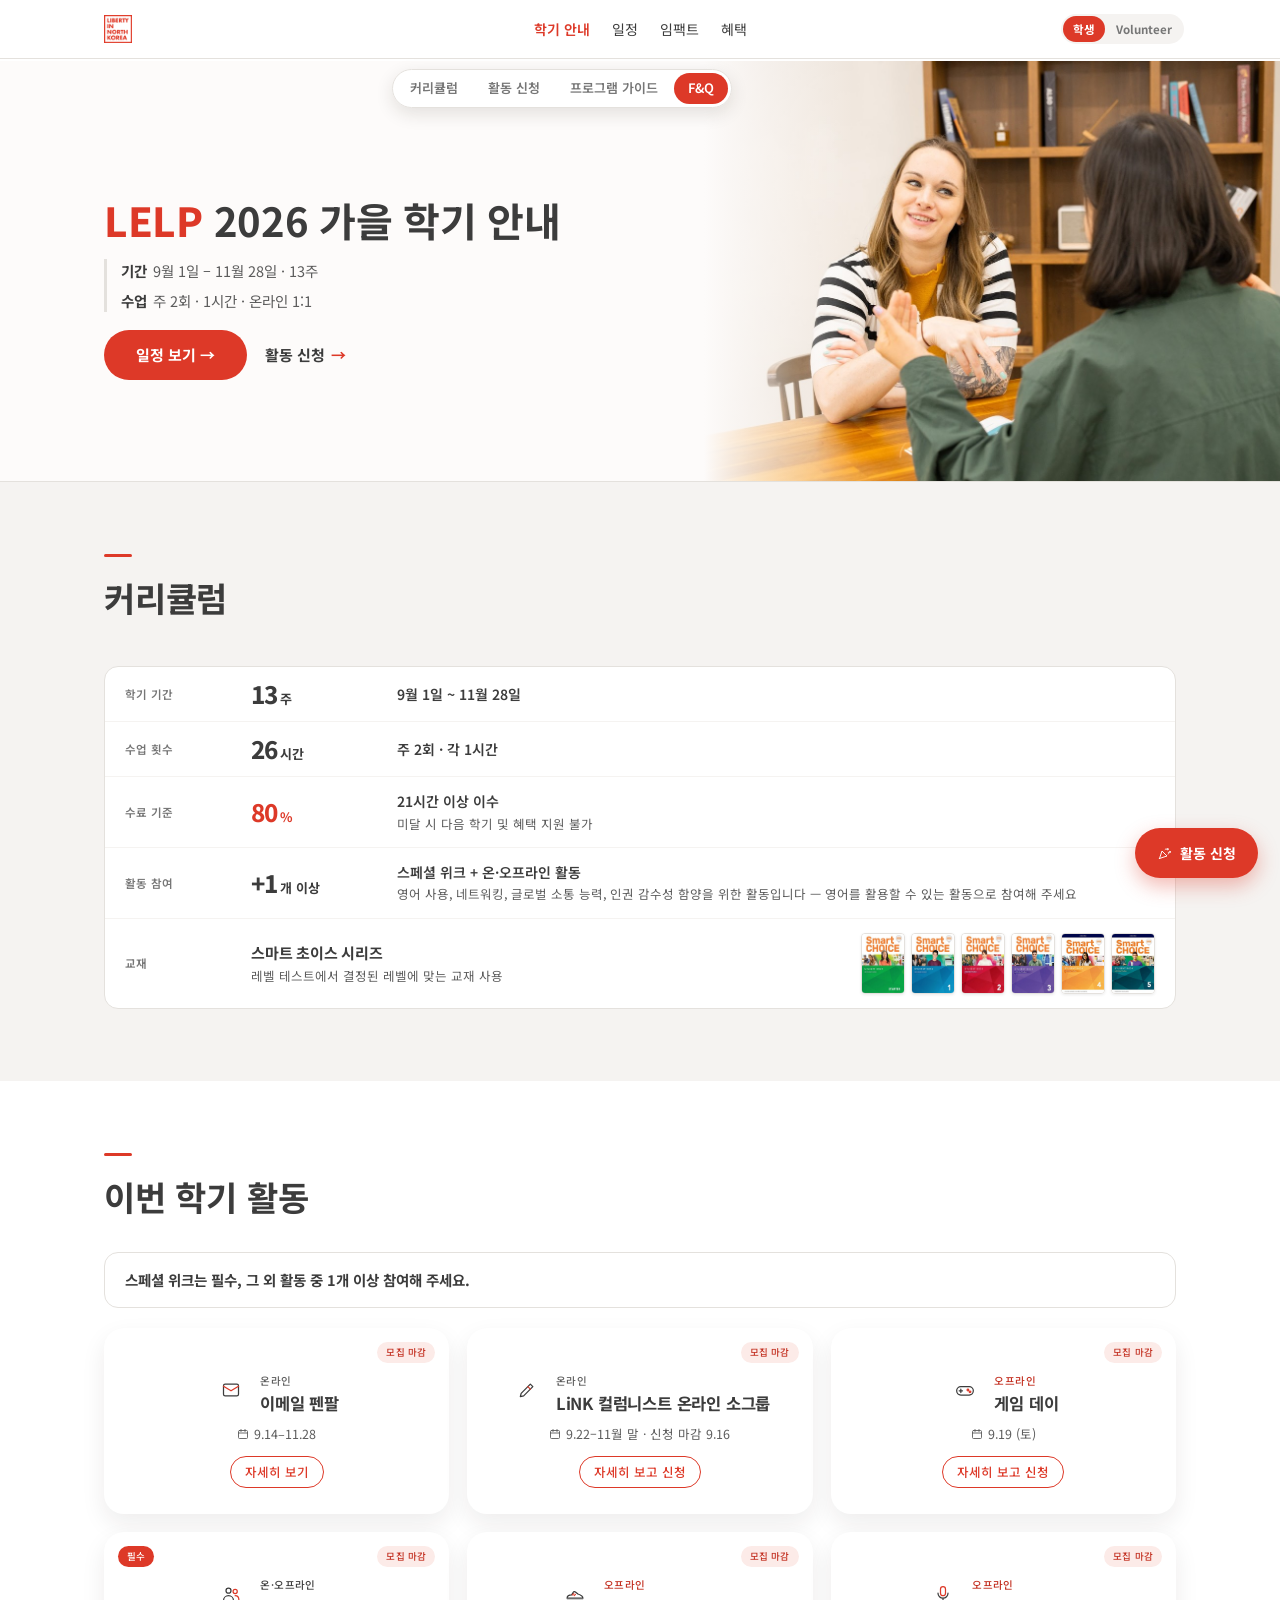
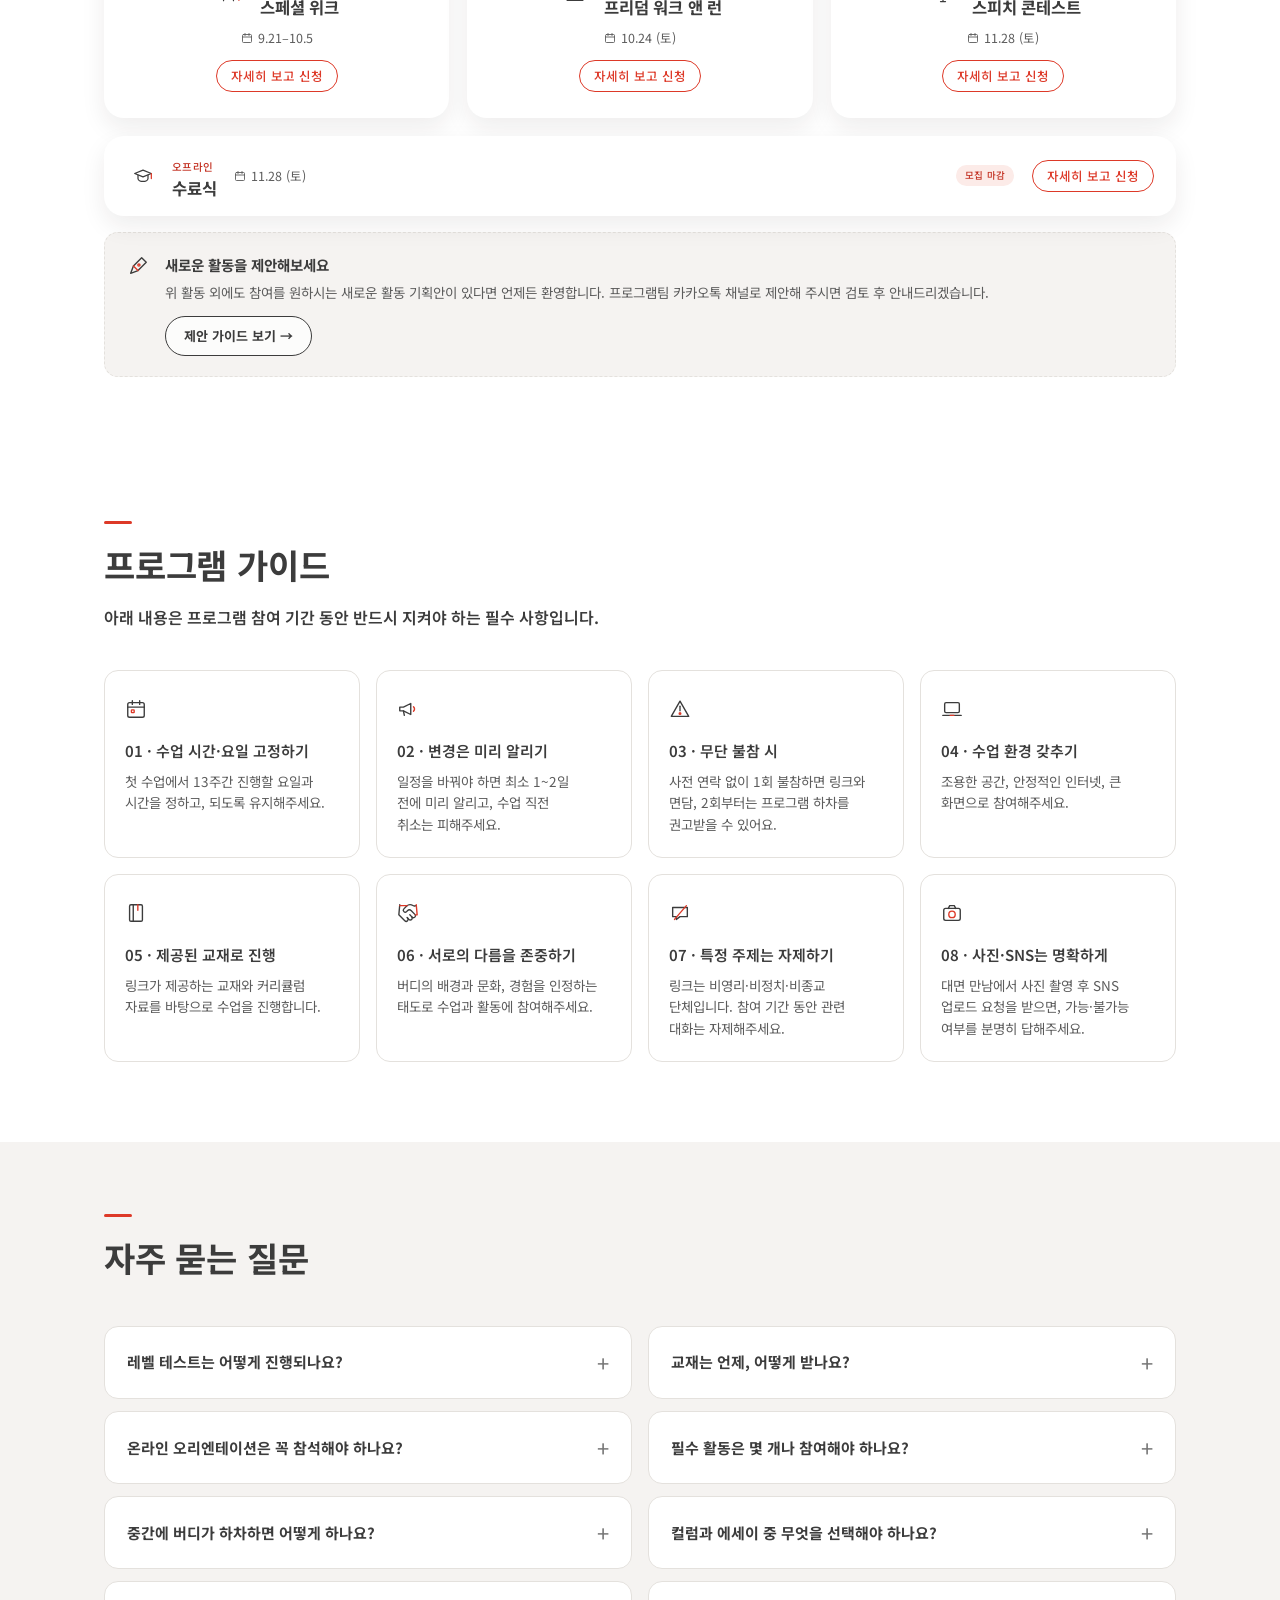
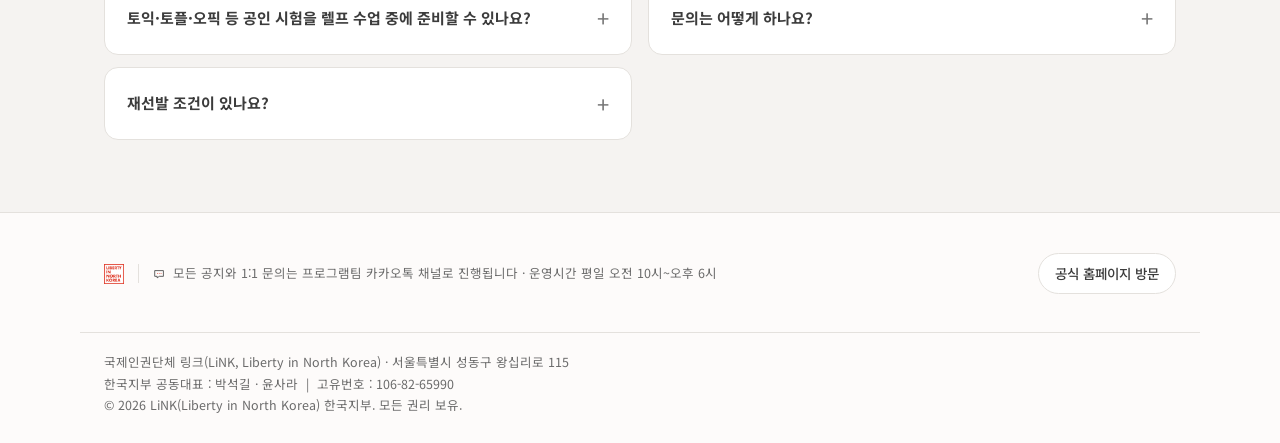
<file: index.html>
<!DOCTYPE html>
<html lang="ko">
<head>
<meta charset="UTF-8">
<meta name="viewport" content="width=device-width, initial-scale=1.0">
<title>학기 안내 · LELP · LiNK English Language Program</title>
<meta name="description" content="렐프(LELP) 2026 가을 학기 안내 — 활동, 커리큘럼, 소통 가이드를 한곳에서 확인하세요.">
<link rel="icon" href="assets/link-logo-box.png" type="image/png">
<link rel="preconnect" href="https://fonts.googleapis.com">
<link rel="preconnect" href="https://fonts.gstatic.com" crossorigin>
<link href="https://fonts.googleapis.com/css2?family=Noto+Sans+KR:wght@400;500;600;700;800&display=swap" rel="stylesheet">
<link rel="stylesheet" href="styles.css">
</head>
<body data-role="student" data-page="schedule">
<svg class="ic-sprite" aria-hidden="true" focusable="false"><symbol id="ic-calendar" viewBox="0 0 24 24"><rect x="3" y="5" width="18" height="16" rx="2"/><path d="M3 10h18M8 3v4M16 3v4"/><rect style="stroke:var(--ic-accent);fill:var(--ic-accent-fill)" x="7" y="13" width="3" height="3" rx="0.5"/></symbol><symbol id="ic-megaphone" viewBox="0 0 24 24"><path d="M3 10v4h4l8 4V6l-8 4H3z"/><path d="M7 14l1 5"/><path style="stroke:var(--ic-accent)" d="M18 9.5c1.5 1.5 1.5 3.5 0 5"/></symbol><symbol id="ic-alert" viewBox="0 0 24 24"><path d="M12 3.5 21.5 20H2.5L12 3.5z"/><path d="M12 9v5"/><circle style="stroke:var(--ic-accent);fill:var(--ic-accent-fill)" cx="12" cy="17" r="0.9"/></symbol><symbol id="ic-laptop" viewBox="0 0 24 24"><rect x="4" y="5" width="16" height="11" rx="1.5"/><path d="M2 19h20"/><path style="stroke:var(--ic-accent)" d="M10 19h4"/></symbol><symbol id="ic-book" viewBox="0 0 24 24"><rect x="5" y="3" width="14" height="18" rx="1.5"/><path d="M9 3v18"/><path style="stroke:var(--ic-accent)" d="M14 3v6"/></symbol><symbol id="ic-handshake" viewBox="0 0 24 24"><path d="m11 17 2 2a1 1 0 1 0 3-3"/><path d="m14 14 2.5 2.5a1 1 0 1 0 3-3l-3.88-3.88a3 3 0 0 0-4.24 0l-.88.88a1 1 0 1 1-3-3l2.81-2.81a5.79 5.79 0 0 1 7.06-.87l.47.28a2 2 0 0 0 1.42.25L21 4"/><path style="stroke:var(--ic-accent)" d="m21 3 1 11h-2"/><path d="M3 3 2 14l6.5 6.5a1 1 0 1 0 3-3"/><path style="stroke:var(--ic-accent)" d="M3 4h8"/></symbol><symbol id="ic-topic-off" viewBox="0 0 24 24"><path d="M4 6h16v10h-8l-4 3v-3H4z"/><path style="stroke:var(--ic-accent)" d="M6 19 19 4"/></symbol><symbol id="ic-camera" viewBox="0 0 24 24"><rect x="3" y="7" width="18" height="13" rx="2"/><path d="M8 7l1.5-3h5L16 7"/><circle style="stroke:var(--ic-accent);fill:var(--ic-accent-fill)" cx="12" cy="13.5" r="3.5"/></symbol><symbol id="ic-pencil" viewBox="0 0 24 24"><path d="M4 20l1-4L16 5l3 3L8 19l-4 1z"/><path style="stroke:var(--ic-accent)" d="M13 8l3 3"/></symbol><symbol id="ic-mail" viewBox="0 0 24 24"><rect x="3" y="5" width="18" height="14" rx="2"/><path style="stroke:var(--ic-accent)" d="M3 7.5 12 13l9-5.5"/></symbol><symbol id="ic-mic" viewBox="0 0 24 24"><rect style="stroke:var(--ic-accent);fill:var(--ic-accent-fill)" x="9" y="3" width="6" height="11" rx="3"/><path d="M6 11a6 6 0 0 0 12 0M12 17v4M9 21h6"/></symbol><symbol id="ic-gamepad" viewBox="0 0 24 24"><rect x="2" y="8" width="20" height="10" rx="5"/><path d="M7 11v4M5 13h4"/><circle style="stroke:var(--ic-accent);fill:var(--ic-accent-fill)" cx="15.5" cy="12" r="1"/><circle style="stroke:var(--ic-accent);fill:var(--ic-accent-fill)" cx="18" cy="14.2" r="1"/></symbol><symbol id="ic-sneaker" viewBox="0 0 24 24"><path d="M2.5 17h19c0-3-3-4-6-5l-3-2.5c-1-.8-2-.6-2.6.4L8 13c-3 0-5.5 1-5.5 4z"/><path d="M2.5 19.5h19"/><path style="stroke:var(--ic-accent)" d="M9 13l1.5-1.5M11 14l1.5-1.5"/></symbol><symbol id="ic-people" viewBox="0 0 24 24"><circle cx="9" cy="8" r="3"/><path d="M3 20c0-3.5 2.7-6 6-6s6 2.5 6 6"/><circle style="stroke:var(--ic-accent);fill:var(--ic-accent-fill)" cx="17" cy="9" r="2.5"/><path style="stroke:var(--ic-accent)" d="M17 14c2.5 0 4.5 2 4.5 5.5"/></symbol><symbol id="ic-clapper" viewBox="0 0 24 24"><rect x="3" y="10" width="18" height="11" rx="2"/><path d="M3 10l2-5 16 2-1 3"/><path style="stroke:var(--ic-accent)" d="M8 5.5l2 4M13 6.2l2 4"/></symbol><symbol id="ic-party" viewBox="0 0 24 24"><path style="stroke:var(--ic-accent);fill:var(--ic-accent-fill)" d="M4 20l4-12 8 8-12 4z"/><path d="M13 5.5c1-1 2-1 3 0M18 10c1 1 1 2 0 3"/><circle cx="17" cy="5" r="0.9"/><circle cx="20.5" cy="9.5" r="0.9"/></symbol><symbol id="ic-pin" viewBox="0 0 24 24"><path d="M12 21s-7-6-7-11a7 7 0 0 1 14 0c0 5-7 11-7 11z"/><circle style="stroke:var(--ic-accent);fill:var(--ic-accent-fill)" cx="12" cy="10" r="2.5"/></symbol><symbol id="ic-pen" viewBox="0 0 24 24"><path d="M4 20l3-8 9-9 5 5-9 9-8 3z"/><path style="stroke:var(--ic-accent)" d="M7 12l5 5"/><circle style="stroke:var(--ic-accent);fill:var(--ic-accent-fill)" cx="13" cy="11" r="1.2"/></symbol><symbol id="ic-books" viewBox="0 0 24 24"><rect x="3.5" y="4" width="4" height="16" rx="1"/><rect style="stroke:var(--ic-accent);fill:var(--ic-accent-fill)" x="9.5" y="4" width="4" height="16" rx="1"/><path d="M15 5.5l3.8-1 3.7 14.5-3.8 1z"/></symbol><symbol id="ic-globe" viewBox="0 0 24 24"><circle cx="12" cy="12" r="9"/><ellipse cx="12" cy="12" rx="3.8" ry="9"/><path style="stroke:var(--ic-accent)" d="M3 12h18M4.5 7.5h15M4.5 16.5h15"/></symbol><symbol id="ic-sprout" viewBox="0 0 24 24"><path d="M12 21V11"/><path d="M12 13c0-4-3-6.5-7.5-6.5C4.5 10.5 7.5 13 12 13z"/><path style="stroke:var(--ic-accent);fill:var(--ic-accent-fill)" d="M12 11c0-4 3-6.5 7.5-6.5C19.5 8.5 16.5 11 12 11z"/></symbol><symbol id="ic-grad" viewBox="0 0 24 24"><path d="M2 9l10-4 10 4-10 4L2 9z"/><path d="M6 11v4c0 2 3 3.5 6 3.5s6-1.5 6-3.5v-4"/><path style="stroke:var(--ic-accent)" d="M22 9v6"/></symbol><symbol id="ic-medal" viewBox="0 0 24 24"><circle style="stroke:var(--ic-accent);fill:var(--ic-accent-fill)" cx="12" cy="15" r="5"/><path d="M9.5 10.5 6.5 3H11l1.5 3.5M14.5 10.5 17.5 3H13"/></symbol><symbol id="ic-sparkle" viewBox="0 0 24 24"><path d="M10 3c.7 4.3 2.2 5.8 6.5 6.5-4.3.7-5.8 2.2-6.5 6.5-.7-4.3-2.2-5.8-6.5-6.5C7.8 8.8 9.3 7.3 10 3z"/><path style="stroke:var(--ic-accent)" d="M18 14.5v5M15.5 17h5"/></symbol><symbol id="ic-trophy" viewBox="0 0 24 24"><path d="M7 4h10v5a5 5 0 0 1-10 0V4z"/><path d="M7 6H4a3 3 0 0 0 3 4M17 6h3a3 3 0 0 1-3 4"/><path d="M12 14v3M8 20h8"/><path style="stroke:var(--ic-accent);fill:var(--ic-accent-fill)" d="M10 17h4v3h-4z"/></symbol><symbol id="ic-bulb" viewBox="0 0 24 24"><path d="M8.5 14a5.5 5.5 0 1 1 7 0c-1 1-1.5 2-1.5 3h-4c0-1-.5-2-1.5-3z"/><path d="M10 20h4"/><path style="stroke:var(--ic-accent)" d="M11 10.5l1 2 1-2"/></symbol><symbol id="ic-card" viewBox="0 0 24 24"><rect x="2" y="6" width="20" height="13" rx="2"/><path style="stroke:var(--ic-accent);fill:var(--ic-accent-fill)" d="M2 9.5h20v2.5H2z"/><path d="M6 15.5h4"/></symbol><symbol id="ic-briefcase" viewBox="0 0 24 24"><rect x="3" y="8" width="18" height="12" rx="2"/><path d="M9 8V6a2 2 0 0 1 2-2h2a2 2 0 0 1 2 2v2"/><path style="stroke:var(--ic-accent)" d="M3 13h18"/></symbol><symbol id="ic-plane" viewBox="0 0 24 24"><path d="M3 11 21 4l-6 17-3-8-9-2z"/><path style="stroke:var(--ic-accent)" d="M12 13l9-9"/></symbol><symbol id="ic-dining" viewBox="0 0 24 24"><path d="M7 3v5a2 2 0 0 0 4 0V3M9 10v11"/><path style="stroke:var(--ic-accent);fill:var(--ic-accent-fill)" d="M17 3c-2.5 2-2.5 8 0 10v8"/></symbol><symbol id="ic-chat" viewBox="0 0 24 24"><path d="M4 5h16v11h-8l-4 3v-3H4z"/><path style="stroke:var(--ic-accent)" d="M8.5 10.5h.01M12 10.5h.01M15.5 10.5h.01"/></symbol><symbol id="ic-heart" viewBox="0 0 24 24"><path d="M12 20s-7-4.5-7-10a4 4 0 0 1 7-2.5A4 4 0 0 1 19 10c0 5.5-7 10-7 10z"/><path style="stroke:var(--ic-accent)" d="M8.3 9c.2-1 1-1.8 2-2.2"/></symbol><symbol id="ic-book-open" viewBox="0 0 24 24"><path d="M12 6c-2-1.5-5-1.5-8-.5V19c3-1 6-1 8 .5 2-1.5 5-1.5 8-.5V5.5c-3-1-6-1-8 .5z"/><path style="stroke:var(--ic-accent)" d="M12 6v13.5"/></symbol></svg>

<!-- ============ HEADER ============ -->
<header class="site-header">
  <div class="header-inner">
    <a class="brand" href="index.html">
      <span class="brand-lockup">
        <span class="brand-row">
          <img class="brand-mark" src="assets/link-logo-box.png" alt="LiNK — Liberty in North Korea">
        </span>
      </span>
    </a>

    <nav class="main-nav">
      <a href="index.html"><span data-r-student>학기 안내</span><span data-r-volunteer>Guide</span></a>
      <a href="timeline.html"><span data-r-student>일정</span><span data-r-volunteer>Schedule</span></a>
      <a href="impact.html"><span data-r-student>임팩트</span><span data-r-volunteer>Impact</span></a>
      <a href="benefits.html"><span data-r-student>혜택</span><span data-r-volunteer>Benefits</span></a>
    </nav>

    <div class="role-switch" role="group" aria-label="역할 선택 / Choose your role">
      <span class="role-switch-thumb" aria-hidden="true"></span>
      <button class="role-btn" data-role-btn="student" aria-pressed="true">학생</button>
      <button class="role-btn" data-role-btn="volunteer" aria-pressed="false">Volunteer</button>
    </div>

    <button class="nav-toggle" aria-label="메뉴 열기" aria-expanded="false"><span></span><span></span><span></span></button>
  </div>
  <nav class="mobile-nav">
    <a href="index.html"><span data-r-student>학기 안내</span><span data-r-volunteer>Guide</span></a>
    <a href="timeline.html"><span data-r-student>일정</span><span data-r-volunteer>Schedule</span></a>
    <a href="impact.html"><span data-r-student>임팩트</span><span data-r-volunteer>Impact</span></a>
    <a href="benefits.html"><span data-r-student>혜택</span><span data-r-volunteer>Benefits</span></a>
  </nav>
</header>

<!-- ============ SUB-NAV (jump to section, this page only) ============ -->
<nav class="subnav" aria-label="학기 안내 페이지 섹션 이동">
  <div class="subnav-inner">
    <span class="subnav-thumb" aria-hidden="true"></span>
    <a href="#sg-curriculum" class="subnav-link"><span data-r-student>커리큘럼</span><span data-r-volunteer>Curriculum</span></a>
    <a href="#sg-activities" class="subnav-link"><span data-r-student>활동 신청</span><span data-r-volunteer>Sign Up</span></a>
    <a href="#sg-guide" class="subnav-link"><span data-r-student>프로그램 가이드</span><span data-r-volunteer>Program Guide</span></a>
    <a href="#sg-faq" class="subnav-link"><span data-r-student>F&amp;Q</span><span data-r-volunteer>F&amp;Q</span></a>
  </div>
</nav>

<main id="top">

  <!-- ============ HERO ============ -->
  <section class="hero hero-split">
    <div class="container">
      <div class="hero-text">
        <h1>
          <span data-r-student><strong class="hero-accent">LELP</strong> 2026 가을 학기 안내</span>
          <span data-r-volunteer><strong class="hero-accent">LELP</strong> Fall Semester 2026</span>
        </h1>
        <div class="hero-facts">
          <div><b><span data-r-student>기간</span><span data-r-volunteer>Period</span></b><span data-r-student>9월 1일 – 11월 28일 · 13주</span><span data-r-volunteer>Sep 1 – Nov 28 · 13 weeks</span></div>
          <div><b><span data-r-student>수업</span><span data-r-volunteer>Classes</span></b><span data-r-student>주 2회 · 1시간 · 온라인 1:1</span><span data-r-volunteer>Twice a week · 1 hour · 1:1 online</span></div>
        </div>

        <div class="hero-actions">
          <a href="timeline.html" class="btn btn-primary">
            <span data-r-student>일정 보기 →</span><span data-r-volunteer>View Schedule →</span>
          </a>
          <a href="#sg-activities" class="hero-link"><span data-r-student>활동 신청</span><span data-r-volunteer>Sign Up</span><i aria-hidden="true">→</i></a>
        </div>
      </div>
    <div class="hero-photo"><img src="assets/overview/conversation-hero.jpg" alt="LELP student and volunteer in a 1:1 conversation session" loading="eager"></div>
    </div>
  </section>

  <!-- ============ CURRICULUM ============ -->
  <section id="sg-curriculum" class="alt-bg">
    <div class="container">
      <div class="section-head">
        <div class="sh-row">
          <h2><span data-r-student>커리큘럼</span><span data-r-volunteer>Curriculum</span></h2>
        </div>
      </div>
      <div class="spec-panel">
        <div class="spec-line">
          <span class="spec-key"><span data-r-student>학기 기간</span><span data-r-volunteer>Semester Period</span></span>
          <p class="spec-big"><span data-r-student>13<small>주</small></span><span data-r-volunteer>13<small>weeks</small></span></p>
          <div class="spec-body">
            <p class="spec-desc"><span data-r-student>9월 1일 ~ 11월 28일</span><span data-r-volunteer>Sep 1 – Nov 28</span></p>
          </div>
        </div>
        <div class="spec-line">
          <span class="spec-key"><span data-r-student>수업 횟수</span><span data-r-volunteer>Class Frequency</span></span>
          <p class="spec-big"><span data-r-student>26<small>시간</small></span><span data-r-volunteer>26<small>hrs</small></span></p>
          <div class="spec-body">
            <p class="spec-desc"><span data-r-student>주 2회 · 각 1시간</span><span data-r-volunteer>Twice a week · 1 hour each</span></p>
          </div>
        </div>
        <div class="spec-line">
          <span class="spec-key"><span data-r-student>수료 기준</span><span data-r-volunteer>Completion Requirement</span></span>
          <p class="spec-big spec-val-accent">80<small>%</small></p>
          <div class="spec-body">
            <p class="spec-desc"><span data-r-student>21시간 이상 이수</span><span data-r-volunteer>21+ hours attended</span></p>
            <p class="spec-note">
              <span data-r-student>미달 시 다음 학기 및 혜택 지원 불가</span>
              <span data-r-volunteer>Falling short may limit next-semester participation and benefits</span>
            </p>
          </div>
        </div>
        <div class="spec-line">
          <span class="spec-key"><span data-r-student>활동 참여</span><span data-r-volunteer>Activity Participation</span></span>
          <p class="spec-big"><span data-r-student>+1<small>개 이상</small></span><span data-r-volunteer>Optional</span></p>
          <div class="spec-body">
            <p class="spec-desc"><span data-r-student>스페셜 위크 + 온·오프라인 활동</span><span data-r-volunteer>Join any activities you like</span></p>
            <p class="spec-note">
              <span data-r-student>영어 사용, 네트워킹, 글로벌 소통 능력, 인권 감수성 함양을 위한 활동입니다 — 영어를 활용할 수 있는 활동으로 참여해 주세요</span>
              <span data-r-volunteer>Activities build English use, networking, global communication, and human-rights awareness</span>
            </p>
          </div>
        </div>
        <div class="spec-line spec-line-book">
          <span class="spec-key"><span data-r-student>교재</span><span data-r-volunteer>Textbook</span></span>
          <div class="spec-body">
            <p class="spec-val"><span data-r-student>스마트 초이스 시리즈</span><span data-r-volunteer>Smart Choice series</span></p>
            <p class="spec-note" data-r-student>레벨 테스트에서 결정된 레벨에 맞는 교재 사용</p>
          </div>
          <div class="textbook-covers">
            <img src="assets/textbook/smart-choice-starter.jpg" alt="Smart Choice Starter" loading="lazy">
            <img src="assets/textbook/smart-choice-1.jpg" alt="Smart Choice 1" loading="lazy">
            <img src="assets/textbook/smart-choice-2.jpg" alt="Smart Choice 2" loading="lazy">
            <img src="assets/textbook/smart-choice-3.jpg" alt="Smart Choice 3" loading="lazy">
            <img src="assets/textbook/smart-choice-4.jpg" alt="Smart Choice 4" loading="lazy">
            <img src="assets/textbook/smart-choice-5.jpg" alt="Smart Choice 5" loading="lazy">
          </div>
        </div>
      </div>
    </div>
  </section>

  <!-- ============ ACTIVITIES (this semester's events) ============ -->
  <section id="sg-activities">
    <div class="container">
      <div class="section-head">
        <div class="sh-row">
          <h2><span data-r-student>이번 학기 활동</span><span data-r-volunteer>Activities</span></h2>
        </div>
      </div>
      <div class="activity-timeline">
        <div class="activity-highlight" data-r-student>
          <div class="ah-text">
            <p>스페셜 위크는 필수, 그 외 활동 중 1개 이상 참여해 주세요.</p>
          </div>
        </div>
        <div class="activity-grid">
          <div class="ac-card ac-cat-online" data-r-student>
            <span class="ac-status ac-status-upcoming"><span data-r-student>모집 예정</span><span data-r-volunteer>Opening Soon</span></span>
            <div class="ac-head">
              <div class="ac-icon"><svg class="ic" aria-hidden="true"><use href="#ic-mail"/></svg></div>
              <div class="ac-head-text">
                <span class="ac-tag" data-r-student>온라인</span>
                <h4 class="ac-title" data-r-student>이메일 펜팔</h4>
              </div>
            </div>
            <span class="ac-date" data-r-student>9.14–11.28</span>
            <a href="activity.html#act-penpal" class="ac-btn" data-r-student>자세히 보기</a>
          </div>
          <div class="ac-card ac-cat-online" data-r-student>
            <span class="ac-status ac-status-upcoming"><span data-r-student>모집 예정</span><span data-r-volunteer>Opening Soon</span></span>
            <div class="ac-head">
              <div class="ac-icon"><svg class="ic" aria-hidden="true"><use href="#ic-pencil"/></svg></div>
              <div class="ac-head-text">
                <span class="ac-tag" data-r-student>온라인</span>
                <h4 class="ac-title" data-r-student>LiNK 컬럼니스트 온라인 소그룹</h4>
              </div>
            </div>
            <span class="ac-date" data-r-student>9.22–11월 말 · 신청 마감 9.16</span>
            <a href="activity.html#act-column" class="ac-btn" data-r-student>자세히 보고 신청</a>
          </div>
          <div class="ac-card ac-cat-offline">
            <span class="ac-status ac-status-upcoming"><span data-r-student>모집 예정</span><span data-r-volunteer>Opening Soon</span></span>
            <div class="ac-head">
              <div class="ac-icon"><svg class="ic" aria-hidden="true"><use href="#ic-gamepad"/></svg></div>
              <div class="ac-head-text">
                <span class="ac-tag"><span data-r-student>오프라인</span><span data-r-volunteer>Offline</span></span>
                <h4 class="ac-title"><span data-r-student>게임 데이</span><span data-r-volunteer>Game Day</span></h4>
              </div>
            </div>
            <span class="ac-date"><span data-r-student>9.19 (토)</span><span data-r-volunteer>Sep 19 (Sat)</span></span>
            <a href="activity.html#act-gameday" class="ac-btn"><span data-r-student>자세히 보고 신청</span><span data-r-volunteer>Details &amp; Apply</span></a>
          </div>
          <div class="ac-card ac-cat-mixed">
            <span class="ac-required" data-r-student>필수</span>
            <span class="ac-status ac-status-upcoming"><span data-r-student>모집 예정</span><span data-r-volunteer>Opening Soon</span></span>
            <div class="ac-head">
              <div class="ac-icon"><svg class="ic" aria-hidden="true"><use href="#ic-people"/></svg></div>
              <div class="ac-head-text">
                <span class="ac-tag"><span data-r-student>온·오프라인</span><span data-r-volunteer>On/Offline</span></span>
                <h4 class="ac-title"><span data-r-student>스페셜 위크</span><span data-r-volunteer>Special Weeks</span></h4>
              </div>
            </div>
            <span class="ac-date"><span data-r-student>9.21–10.5</span><span data-r-volunteer>Sep 21–Oct 5</span></span>
            <a href="activity.html#act-specialweek" class="ac-btn"><span data-r-student>자세히 보고 신청</span><span data-r-volunteer>Details &amp; Apply</span></a>
          </div>
          <div class="ac-card ac-cat-offline" data-activity="act-walkrun">
            <span class="ac-status ac-status-upcoming"><span data-r-student>모집 예정</span><span data-r-volunteer>Opening Soon</span></span>
            <div class="ac-head">
              <div class="ac-icon"><svg class="ic" aria-hidden="true"><use href="#ic-sneaker"/></svg></div>
              <div class="ac-head-text">
                <span class="ac-tag"><span data-r-student>오프라인</span><span data-r-volunteer>Offline</span></span>
                <h4 class="ac-title"><span data-r-student>프리덤 워크 앤 런</span><span data-r-volunteer>Freedom Walk &amp; Run</span></h4>
              </div>
            </div>
            <span class="ac-date"><span data-r-student>10.24 (토)</span><span data-r-volunteer>Oct 24 (Sat)</span></span>
            <a href="https://fwr.libertyinnorthkorea.or.kr/2026/" class="ac-btn" target="_blank" rel="noopener"><span data-r-student>자세히 보고 신청</span><span data-r-volunteer>Details &amp; Apply</span></a>
          </div>
          <div class="ac-card ac-cat-offline" data-r-student>
            <span class="ac-status ac-status-upcoming"><span data-r-student>모집 예정</span><span data-r-volunteer>Opening Soon</span></span>
            <div class="ac-head">
              <div class="ac-icon"><svg class="ic" aria-hidden="true"><use href="#ic-mic"/></svg></div>
              <div class="ac-head-text">
                <span class="ac-tag"><span data-r-student>오프라인</span><span data-r-volunteer>Offline</span></span>
                <h4 class="ac-title"><span data-r-student>스피치 콘테스트</span><span data-r-volunteer>Speech Contest</span></h4>
              </div>
            </div>
            <span class="ac-date"><span data-r-student>11.28 (토)</span><span data-r-volunteer>Nov 28 (Sat)</span></span>
            <a href="activity.html#act-speech" class="ac-btn"><span data-r-student>자세히 보고 신청</span><span data-r-volunteer>Details &amp; Apply</span></a>
          </div>
          <div class="ac-card ac-cat-offline ac-card-wide">
            <span class="ac-status ac-status-upcoming"><span data-r-student>모집 예정</span><span data-r-volunteer>Opening Soon</span></span>
            <div class="ac-head">
              <div class="ac-icon"><svg class="ic" aria-hidden="true"><use href="#ic-grad"/></svg></div>
              <div class="ac-head-text">
                <span class="ac-tag"><span data-r-student>오프라인</span><span data-r-volunteer>Offline</span></span>
                <h4 class="ac-title"><span data-r-student>수료식</span><span data-r-volunteer>Completion Ceremony</span></h4>
              </div>
            </div>
            <span class="ac-date"><span data-r-student>11.28 (토)</span><span data-r-volunteer>Nov 28 (Sat)</span></span>
            <a href="activity.html#act-ceremony" class="ac-btn"><span data-r-student>자세히 보고 신청</span><span data-r-volunteer>Details &amp; Apply</span></a>
          </div>
        </div>
        <div class="activity-proposal">
          <div class="ap-icon"><svg class="ic" aria-hidden="true"><use href="#ic-pen"/></svg></div>
          <div class="ap-body">
            <h4>
              <span data-r-student>새로운 활동을 제안해보세요</span>
              <span data-r-volunteer>Propose a New Activity</span>
            </h4>
            <p>
              <span data-r-student>위 활동 외에도 참여를 원하시는 새로운 활동 기획안이 있다면 언제든 환영합니다. 프로그램팀 카카오톡 채널로 제안해 주시면 검토 후 안내드리겠습니다.</span>
              <span data-r-volunteer>Beyond the activities listed above, we welcome proposals for new activities at any time. Please share your idea with the program team via KakaoTalk, and we will follow up after reviewing it.</span>
            </p>
            <a href="proposal-guide.html" class="btn btn-ghost btn-sm">
              <span data-r-student>제안 가이드 보기 →</span><span data-r-volunteer>View Proposal Guide →</span>
            </a>
          </div>
        </div>
      </div>
    </div>
  </section>

  <!-- ============ COMMUNICATION GUIDE ============ -->
  <section id="sg-guide">
    <div class="container">
      <div class="section-head">
        <div class="sh-row">
          <h2><span data-r-student>프로그램 가이드</span><span data-r-volunteer>Program Guide</span></h2>
        </div>
        <p><span data-r-student>아래 내용은 프로그램 참여 기간 동안 반드시 지켜야 하는 필수 사항입니다.</span><span data-r-volunteer>The items below are required guidelines you must follow throughout the program.</span></p>
      </div>
      <div class="motivation-grid motivation-grid-4">
        <div class="motivation-card">
          <div class="icon"><svg class="ic" aria-hidden="true"><use href="#ic-calendar"/></svg></div>
          <h4><span data-r-student>01 · 수업 시간·요일 고정하기</span><span data-r-volunteer>01 · Fix Your Class Time</span></h4>
          <p>
            <span data-r-student>첫 수업에서 13주간 진행할 요일과 시간을 정하고, 되도록 유지해주세요.</span>
            <span data-r-volunteer>Agree on a weekly day and time with your buddy in your first session, and stick to it for the 13 weeks.</span>
          </p>
        </div>
        <div class="motivation-card">
          <div class="icon"><svg class="ic" aria-hidden="true"><use href="#ic-megaphone"/></svg></div>
          <h4><span data-r-student>02 · 변경은 미리 알리기</span><span data-r-volunteer>02 · Give Advance Notice</span></h4>
          <p>
            <span data-r-student>일정을 바꿔야 하면 최소 1~2일 전에 미리 알리고, 수업 직전 취소는 피해주세요.</span>
            <span data-r-volunteer>If you need to reschedule, let your buddy know at least 1–2 days ahead, and avoid canceling right before class.</span>
          </p>
        </div>
        <div class="motivation-card" data-r-student>
          <div class="icon"><svg class="ic" aria-hidden="true"><use href="#ic-alert"/></svg></div>
          <h4><span data-r-student>03 · 무단 불참 시</span></h4>
          <p>
            <span data-r-student>사전 연락 없이 1회 불참하면 링크와 면담, 2회부터는 프로그램 하차를 권고받을 수 있어요.</span>
          </p>
        </div>
        <div class="motivation-card">
          <div class="icon"><svg class="ic" aria-hidden="true"><use href="#ic-laptop"/></svg></div>
          <h4><span data-r-student>04 · 수업 환경 갖추기</span><span data-r-volunteer>03 · Set Up Your Space</span></h4>
          <p>
            <span data-r-student>조용한 공간, 안정적인 인터넷, 큰 화면으로 참여해주세요.</span>
            <span data-r-volunteer>Join from a quiet space with a stable connection, on as large a screen as you can.</span>
          </p>
        </div>
        <div class="motivation-card">
          <div class="icon"><svg class="ic" aria-hidden="true"><use href="#ic-book"/></svg></div>
          <h4><span data-r-student>05 · 제공된 교재로 진행</span><span data-r-volunteer>04 · Use the Provided Materials</span></h4>
          <p>
            <span data-r-student>링크가 제공하는 교재와 커리큘럼 자료를 바탕으로 수업을 진행합니다.</span>
            <span data-r-volunteer>Sessions follow the curriculum and materials LiNK provides.</span>
          </p>
        </div>
        <div class="motivation-card">
          <div class="icon"><svg class="ic" aria-hidden="true"><use href="#ic-handshake"/></svg></div>
          <h4><span data-r-student>06 · 서로의 다름을 존중하기</span><span data-r-volunteer>05 · Respect Each Other's Background</span></h4>
          <p>
            <span data-r-student>버디의 배경과 문화, 경험을 인정하는 태도로 수업과 활동에 참여해주세요.</span>
            <span data-r-volunteer>Approach sessions and activities with respect for your student's culture and experience.</span>
          </p>
        </div>
        <div class="motivation-card">
          <div class="icon"><svg class="ic" aria-hidden="true"><use href="#ic-topic-off"/></svg></div>
          <h4><span data-r-student>07 · 특정 주제는 자제하기</span><span data-r-volunteer>06 · Keep Certain Topics Off the Table</span></h4>
          <p>
            <span data-r-student>링크는 비영리·비정치·비종교 단체입니다. 참여 기간 동안 관련 대화는 자제해주세요.</span>
            <span data-r-volunteer>LiNK is a non-profit, non-political, non-religious organization — please avoid these topics during the program.</span>
          </p>
        </div>
        <div class="motivation-card">
          <div class="icon"><svg class="ic" aria-hidden="true"><use href="#ic-camera"/></svg></div>
          <h4><span data-r-student>08 · 사진·SNS는 명확하게</span><span data-r-volunteer>07 · Be Clear About Photos</span></h4>
          <p>
            <span data-r-student>대면 만남에서 사진 촬영 후 SNS 업로드 요청을 받으면, 가능·불가능 여부를 분명히 답해주세요.</span>
            <span data-r-volunteer>If you take photos together and plan to post them on social media, please make sure to get your student's consent first.</span>
          </p>
        </div>
      </div>
    </div>
  </section>

  <!-- ============ F&Q ============ -->
  <section id="sg-faq" class="alt-bg">
    <div class="container">
      <div class="section-head">
        <div class="sh-row">
          <h2><span data-r-student>자주 묻는 질문</span><span data-r-volunteer>Frequently Asked Questions</span></h2>
        </div>
      </div>
      <div class="faq-acc">
        <details class="faq-acc-item">
          <summary><span data-r-student>레벨 테스트는 어떻게 진행되나요?</span><span data-r-volunteer>How does the level test work?</span></summary>
          <p>
            <span data-r-student>8월 18~20일 전화로 1:1 레벨 테스트를 진행해 회화 실력을 확인하고, 그에 맞는 교재와 봉사자를 매칭합니다.</span>
            <span data-r-volunteer>A 1:1 phone level test is conducted to assess your student's speaking level and match them with the right textbook and volunteer.</span>
          </p>
        </details>
        <details class="faq-acc-item" data-r-student>
          <summary data-r-student>교재는 언제, 어떻게 받나요?</summary>
          <div class="faq-answer" data-r-student>
            <div class="faq-block">
              <span class="faq-subhead-pill">주문·배송</span>
              <ul>
                <li>9월 1~2일 주문 시 <strong>1~2일 내</strong> 수령</li>
                <li>종이 교재: 교보문고 &lsquo;선물하기&rsquo;로 발송 — 카카오톡 알림톡에서 배송지 직접 입력 (교보문고 회원가입 필요)</li>
                <li>전자 교재: 접속 주소와 아이디·비밀번호 제공</li>
              </ul>
            </div>
            <div class="faq-block">
              <span class="faq-subhead-pill">받는 교재</span>
              <ul>
                <li>신입생: 레벨테스트 결과에 맞는 교재 배정</li>
                <li>기존 참가자: &lsquo;기존 교재 계속 사용&rsquo; 선택 시 갖고 있는 책 그대로, 그 외에는 점수에 따라 배정</li>
              </ul>
            </div>
            <div class="faq-block">
              <span class="faq-subhead-pill">중도 하차 시</span>
              <ul>
                <li>시작 후 2~3주 이내 하차하면 교재 반송 (택배비 본인 부담)</li>
              </ul>
            </div>
          </div>
        </details>
        <details class="faq-acc-item">
          <summary><span data-r-student>온라인 오리엔테이션은 꼭 참석해야 하나요?</span><span data-r-volunteer>Is the online orientation mandatory?</span></summary>
          <p>
            <span data-r-student>네, 8월 24일 온라인 오리엔테이션은 기존 참가자를 포함해 전원 필수 참여입니다.</span>
            <span data-r-volunteer>Yes and no. It's optional for returning volunteers, but mandatory for new volunteers. If you're unable to attend, orientation materials and a quiz will be provided instead.</span>
          </p>
        </details>
        <details class="faq-acc-item" data-r-student>
          <summary data-r-student>필수 활동은 몇 개나 참여해야 하나요?</summary>
          <p data-r-student>
            스페셜 위크(9.21~10.5)는 필수이며, 이 외 온·오프라인 활동 중 1개 이상 참여가 요구됩니다.
          </p>
        </details>
        <details class="faq-acc-item" data-r-student>
          <summary data-r-student>중간에 버디가 하차하면 어떻게 하나요?</summary>
          <div class="faq-answer" data-r-student>
            <p>하차 시점에 따라 아래와 같이 지원해 드립니다.</p>
            <div class="faq-block">
              <span class="faq-subhead-pill">학기 초반에 하차한 경우</span>
              <ul>
                <li>대기자 중 봉사자를 새로 선발해 <strong>재매칭</strong>해 드립니다 — <strong>3일에서 길게는 일주일</strong> 정도 소요돼요.</li>
              </ul>
              <div class="faq-callout">재매칭 기간에 진행되지 못한 수업 시간은 <strong>수료 조건에서 제외</strong>되어 불이익이 없습니다.</div>
            </div>
            <div class="faq-block">
              <span class="faq-subhead-pill">학기 중반 이후에 하차한 경우</span>
              <ul>
                <li>다음 학기 참여 시, <strong>렐프 기존 참가자</strong> 중 신뢰할 수 있는 분을 매칭해 드려요.</li>
              </ul>
            </div>
          </div>
        </details>
        <details class="faq-acc-item" data-r-student>
          <summary data-r-student>컬럼과 에세이 중 무엇을 선택해야 하나요?</summary>
          <p data-r-student>사용 중인 Smart Choice 교재 레벨에 따라 다릅니다 — 레벨 3 이상은 컬럼(1.5~2p), 레벨 2 이상은 에세이(1~1.5p)를 선택할 수 있습니다.</p>
        </details>
        <details class="faq-acc-item" data-r-student>
          <summary data-r-student>토익·토플·오픽 등 공인 시험을 렐프 수업 중에 준비할 수 있나요?</summary>
          <div class="faq-answer" data-r-student>
            <div class="faq-block">
              <span class="faq-subhead-pill">원칙</span>
              <ul>
                <li><strong class="faq-no">아니요.</strong> 먼저 LiNK에서 제공하는 교재로 수업을 진행해 주셔야 합니다.</li>
              </ul>
            </div>
            <div class="faq-block">
              <span class="faq-subhead-pill">예외적으로 가능한 경우</span>
              <ul>
                <li>봉사자와 논의 후, 시험 <strong>한 주 전에는 1~2시간</strong> 정도 준비가 가능해요.</li>
              </ul>
            </div>
          </div>
        </details>
        <details class="faq-acc-item">
          <summary><span data-r-student>문의는 어떻게 하나요?</span><span data-r-volunteer>How do I get in touch?</span></summary>
          <p>
            <span data-r-student>프로그램팀 카카오톡 채널로 문의해 주세요. 운영시간은 평일 오전 10시~오후 6시입니다.</span>
            <span data-r-volunteer>Reach the program team through the KakaoTalk channel. Office hours are weekdays 10am–6pm.</span>
          </p>
        </details>
        <details class="faq-acc-item" data-r-student>
          <summary data-r-student>재선발 조건이 있나요?</summary>
          <p data-r-student>지난 학기에 필수 활동에 참여하지 못했다면, 이번 학기 &lsquo;활동 2개 이상 참여&rsquo; 조건으로 재선발이 가능합니다. 선발이 어려운 경우, 우수 수료한 참가자에게 먼저 기회가 제공됩니다.</p>
        </details>
      </div>
    </div>
  </section>

  <a href="#sg-activities" class="floating-apply-btn">
    <span class="floating-apply-icon"><svg class="ic" aria-hidden="true"><use href="#ic-party"/></svg></span>
    <span data-r-student>활동 신청</span><span data-r-volunteer>Sign Up</span>
  </a>

</main>

<!-- ============ FOOTER ============ -->
<footer class="site-footer">
  <div class="container footer-inner">
    <div class="footer-brand-group">
      <a class="footer-brand" href="index.html">
        <span class="brand-row">
          <img class="brand-mark" src="assets/link-logo-box.png" alt="LiNK">
        </span>
      </a>
      <span class="footer-kakao" data-r-student><svg class="ic" aria-hidden="true"><use href="#ic-chat"/></svg> 모든 공지와 1:1 문의는 프로그램팀 카카오톡 채널로 진행됩니다 · 운영시간 평일 오전 10시~오후 6시</span>
    </div>

    <div class="footer-actions">
      <a data-r-student class="footer-action-btn" href="https://www.libertyinnorthkorea.or.kr/" target="_blank" rel="noopener">공식 홈페이지 방문</a>

      <a data-r-volunteer class="footer-action-btn" href="https://www.libertyinnorthkorea.or.kr/" target="_blank" rel="noopener">Visit LiNK Korea Chapter</a>
      <a data-r-volunteer class="footer-action-btn" href="https://libertyinnorthkorea.org/" target="_blank" rel="noopener">Visit LiNK International (HQ)</a>
    </div>
  </div>

  <div class="container footer-meta">
    <p data-r-student>
      국제인권단체 링크(LiNK, Liberty in North Korea) · 서울특별시 성동구 왕십리로 115<br>
      한국지부 공동대표 : 박석길 · 윤사라 &nbsp;|&nbsp; 고유번호 : 106-82-65990<br>
      © 2026 LiNK(Liberty in North Korea) 한국지부. 모든 권리 보유.
    </p>
    <p data-r-volunteer>
      Liberty in North Korea is a 501(c)3 Nonprofit Organization. EIN 73-1710135.<br>
      © 2026 Liberty in North Korea. All rights reserved.
    </p>
  </div>
</footer>

<script src="script.js"></script>
</body>
</html>
</file>
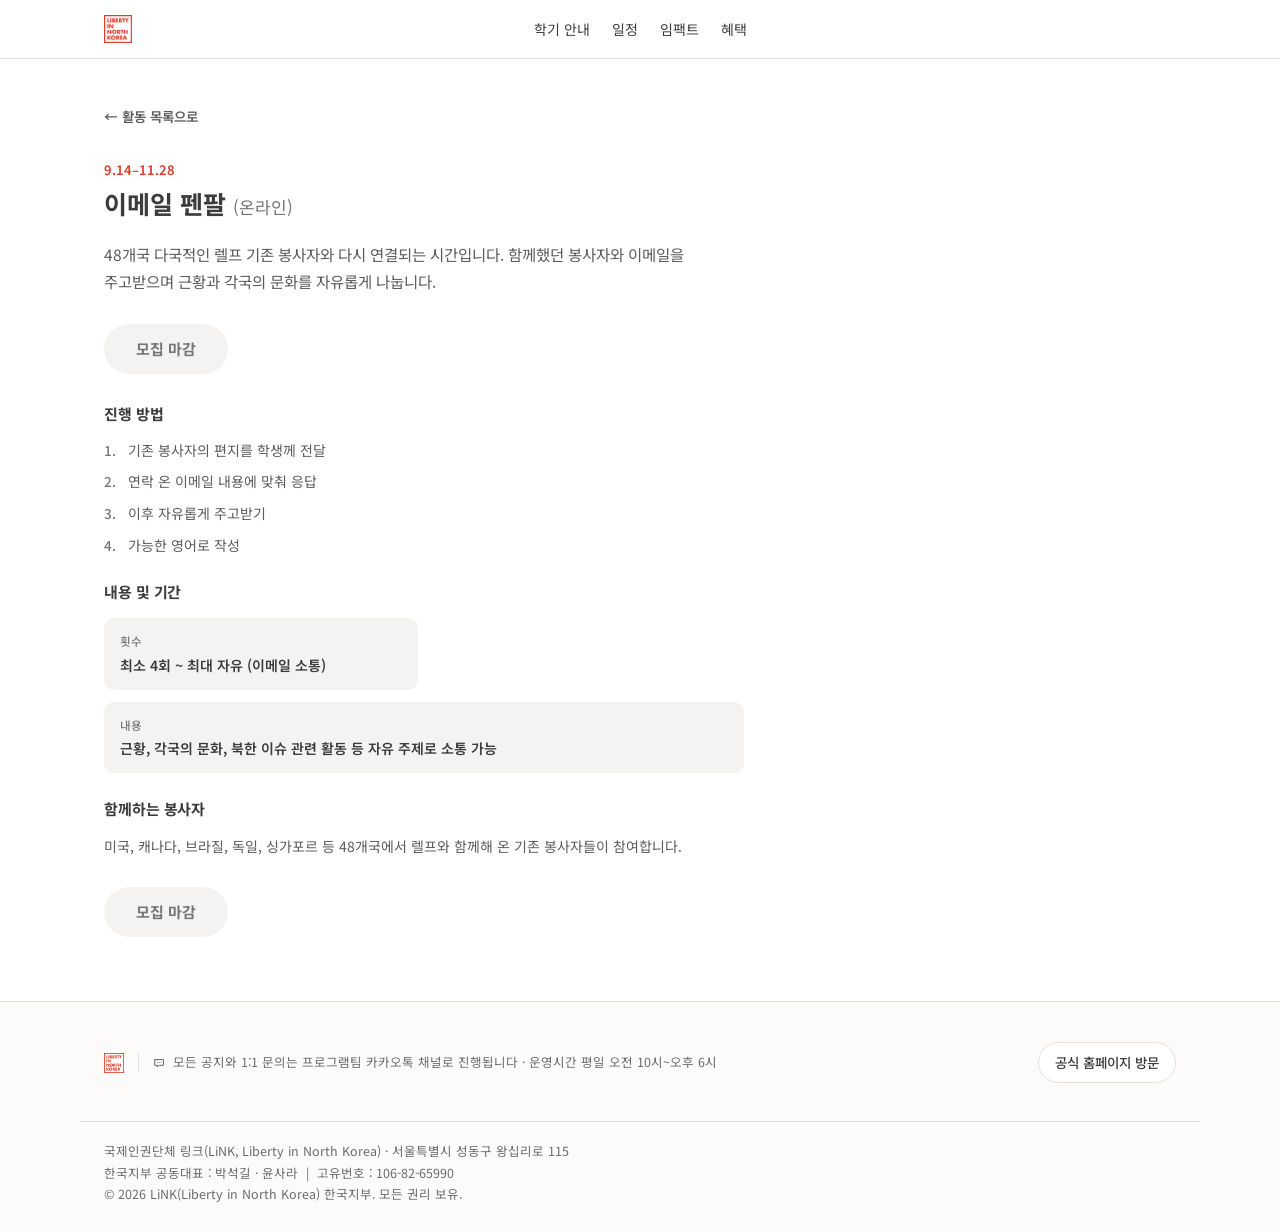
<file: activity.html>
<!DOCTYPE html>
<html lang="ko">
<head>
<meta charset="UTF-8">
<meta name="viewport" content="width=device-width, initial-scale=1.0">
<title>활동 안내 · LELP · LiNK English Language Program</title>
<meta name="description" content="렐프(LELP) 2026 가을 학기 활동 상세 안내 및 신청.">
<link rel="icon" href="assets/link-logo-box.png" type="image/png">
<link rel="preconnect" href="https://fonts.googleapis.com">
<link rel="preconnect" href="https://fonts.gstatic.com" crossorigin>
<link href="https://fonts.googleapis.com/css2?family=Noto+Sans+KR:wght@400;500;600;700;800&display=swap" rel="stylesheet">
<link rel="stylesheet" href="styles.css">
</head>
<body data-role="student">
<svg class="ic-sprite" aria-hidden="true" focusable="false"><symbol id="ic-calendar" viewBox="0 0 24 24"><rect x="3" y="5" width="18" height="16" rx="2"/><path d="M3 10h18M8 3v4M16 3v4"/><rect style="stroke:var(--ic-accent);fill:var(--ic-accent-fill)" x="7" y="13" width="3" height="3" rx="0.5"/></symbol><symbol id="ic-megaphone" viewBox="0 0 24 24"><path d="M3 10v4h4l8 4V6l-8 4H3z"/><path d="M7 14l1 5"/><path style="stroke:var(--ic-accent)" d="M18 9.5c1.5 1.5 1.5 3.5 0 5"/></symbol><symbol id="ic-alert" viewBox="0 0 24 24"><path d="M12 3.5 21.5 20H2.5L12 3.5z"/><path d="M12 9v5"/><circle style="stroke:var(--ic-accent);fill:var(--ic-accent-fill)" cx="12" cy="17" r="0.9"/></symbol><symbol id="ic-laptop" viewBox="0 0 24 24"><rect x="4" y="5" width="16" height="11" rx="1.5"/><path d="M2 19h20"/><path style="stroke:var(--ic-accent)" d="M10 19h4"/></symbol><symbol id="ic-book" viewBox="0 0 24 24"><rect x="5" y="3" width="14" height="18" rx="1.5"/><path d="M9 3v18"/><path style="stroke:var(--ic-accent)" d="M14 3v6"/></symbol><symbol id="ic-handshake" viewBox="0 0 24 24"><path d="m11 17 2 2a1 1 0 1 0 3-3"/><path d="m14 14 2.5 2.5a1 1 0 1 0 3-3l-3.88-3.88a3 3 0 0 0-4.24 0l-.88.88a1 1 0 1 1-3-3l2.81-2.81a5.79 5.79 0 0 1 7.06-.87l.47.28a2 2 0 0 0 1.42.25L21 4"/><path style="stroke:var(--ic-accent)" d="m21 3 1 11h-2"/><path d="M3 3 2 14l6.5 6.5a1 1 0 1 0 3-3"/><path style="stroke:var(--ic-accent)" d="M3 4h8"/></symbol><symbol id="ic-topic-off" viewBox="0 0 24 24"><path d="M4 6h16v10h-8l-4 3v-3H4z"/><path style="stroke:var(--ic-accent)" d="M6 19 19 4"/></symbol><symbol id="ic-camera" viewBox="0 0 24 24"><rect x="3" y="7" width="18" height="13" rx="2"/><path d="M8 7l1.5-3h5L16 7"/><circle style="stroke:var(--ic-accent);fill:var(--ic-accent-fill)" cx="12" cy="13.5" r="3.5"/></symbol><symbol id="ic-pencil" viewBox="0 0 24 24"><path d="M4 20l1-4L16 5l3 3L8 19l-4 1z"/><path style="stroke:var(--ic-accent)" d="M13 8l3 3"/></symbol><symbol id="ic-mail" viewBox="0 0 24 24"><rect x="3" y="5" width="18" height="14" rx="2"/><path style="stroke:var(--ic-accent)" d="M3 7.5 12 13l9-5.5"/></symbol><symbol id="ic-mic" viewBox="0 0 24 24"><rect style="stroke:var(--ic-accent);fill:var(--ic-accent-fill)" x="9" y="3" width="6" height="11" rx="3"/><path d="M6 11a6 6 0 0 0 12 0M12 17v4M9 21h6"/></symbol><symbol id="ic-gamepad" viewBox="0 0 24 24"><rect x="2" y="8" width="20" height="10" rx="5"/><path d="M7 11v4M5 13h4"/><circle style="stroke:var(--ic-accent);fill:var(--ic-accent-fill)" cx="15.5" cy="12" r="1"/><circle style="stroke:var(--ic-accent);fill:var(--ic-accent-fill)" cx="18" cy="14.2" r="1"/></symbol><symbol id="ic-sneaker" viewBox="0 0 24 24"><path d="M2.5 17h19c0-3-3-4-6-5l-3-2.5c-1-.8-2-.6-2.6.4L8 13c-3 0-5.5 1-5.5 4z"/><path d="M2.5 19.5h19"/><path style="stroke:var(--ic-accent)" d="M9 13l1.5-1.5M11 14l1.5-1.5"/></symbol><symbol id="ic-people" viewBox="0 0 24 24"><circle cx="9" cy="8" r="3"/><path d="M3 20c0-3.5 2.7-6 6-6s6 2.5 6 6"/><circle style="stroke:var(--ic-accent);fill:var(--ic-accent-fill)" cx="17" cy="9" r="2.5"/><path style="stroke:var(--ic-accent)" d="M17 14c2.5 0 4.5 2 4.5 5.5"/></symbol><symbol id="ic-clapper" viewBox="0 0 24 24"><rect x="3" y="10" width="18" height="11" rx="2"/><path d="M3 10l2-5 16 2-1 3"/><path style="stroke:var(--ic-accent)" d="M8 5.5l2 4M13 6.2l2 4"/></symbol><symbol id="ic-party" viewBox="0 0 24 24"><path style="stroke:var(--ic-accent);fill:var(--ic-accent-fill)" d="M4 20l4-12 8 8-12 4z"/><path d="M13 5.5c1-1 2-1 3 0M18 10c1 1 1 2 0 3"/><circle cx="17" cy="5" r="0.9"/><circle cx="20.5" cy="9.5" r="0.9"/></symbol><symbol id="ic-pin" viewBox="0 0 24 24"><path d="M12 21s-7-6-7-11a7 7 0 0 1 14 0c0 5-7 11-7 11z"/><circle style="stroke:var(--ic-accent);fill:var(--ic-accent-fill)" cx="12" cy="10" r="2.5"/></symbol><symbol id="ic-pen" viewBox="0 0 24 24"><path d="M4 20l3-8 9-9 5 5-9 9-8 3z"/><path style="stroke:var(--ic-accent)" d="M7 12l5 5"/><circle style="stroke:var(--ic-accent);fill:var(--ic-accent-fill)" cx="13" cy="11" r="1.2"/></symbol><symbol id="ic-books" viewBox="0 0 24 24"><rect x="3.5" y="4" width="4" height="16" rx="1"/><rect style="stroke:var(--ic-accent);fill:var(--ic-accent-fill)" x="9.5" y="4" width="4" height="16" rx="1"/><path d="M15 5.5l3.8-1 3.7 14.5-3.8 1z"/></symbol><symbol id="ic-globe" viewBox="0 0 24 24"><circle cx="12" cy="12" r="9"/><ellipse cx="12" cy="12" rx="3.8" ry="9"/><path style="stroke:var(--ic-accent)" d="M3 12h18M4.5 7.5h15M4.5 16.5h15"/></symbol><symbol id="ic-sprout" viewBox="0 0 24 24"><path d="M12 21V11"/><path d="M12 13c0-4-3-6.5-7.5-6.5C4.5 10.5 7.5 13 12 13z"/><path style="stroke:var(--ic-accent);fill:var(--ic-accent-fill)" d="M12 11c0-4 3-6.5 7.5-6.5C19.5 8.5 16.5 11 12 11z"/></symbol><symbol id="ic-grad" viewBox="0 0 24 24"><path d="M2 9l10-4 10 4-10 4L2 9z"/><path d="M6 11v4c0 2 3 3.5 6 3.5s6-1.5 6-3.5v-4"/><path style="stroke:var(--ic-accent)" d="M22 9v6"/></symbol><symbol id="ic-medal" viewBox="0 0 24 24"><circle style="stroke:var(--ic-accent);fill:var(--ic-accent-fill)" cx="12" cy="15" r="5"/><path d="M9.5 10.5 6.5 3H11l1.5 3.5M14.5 10.5 17.5 3H13"/></symbol><symbol id="ic-sparkle" viewBox="0 0 24 24"><path d="M10 3c.7 4.3 2.2 5.8 6.5 6.5-4.3.7-5.8 2.2-6.5 6.5-.7-4.3-2.2-5.8-6.5-6.5C7.8 8.8 9.3 7.3 10 3z"/><path style="stroke:var(--ic-accent)" d="M18 14.5v5M15.5 17h5"/></symbol><symbol id="ic-trophy" viewBox="0 0 24 24"><path d="M7 4h10v5a5 5 0 0 1-10 0V4z"/><path d="M7 6H4a3 3 0 0 0 3 4M17 6h3a3 3 0 0 1-3 4"/><path d="M12 14v3M8 20h8"/><path style="stroke:var(--ic-accent);fill:var(--ic-accent-fill)" d="M10 17h4v3h-4z"/></symbol><symbol id="ic-bulb" viewBox="0 0 24 24"><path d="M8.5 14a5.5 5.5 0 1 1 7 0c-1 1-1.5 2-1.5 3h-4c0-1-.5-2-1.5-3z"/><path d="M10 20h4"/><path style="stroke:var(--ic-accent)" d="M11 10.5l1 2 1-2"/></symbol><symbol id="ic-card" viewBox="0 0 24 24"><rect x="2" y="6" width="20" height="13" rx="2"/><path style="stroke:var(--ic-accent);fill:var(--ic-accent-fill)" d="M2 9.5h20v2.5H2z"/><path d="M6 15.5h4"/></symbol><symbol id="ic-briefcase" viewBox="0 0 24 24"><rect x="3" y="8" width="18" height="12" rx="2"/><path d="M9 8V6a2 2 0 0 1 2-2h2a2 2 0 0 1 2 2v2"/><path style="stroke:var(--ic-accent)" d="M3 13h18"/></symbol><symbol id="ic-plane" viewBox="0 0 24 24"><path d="M3 11 21 4l-6 17-3-8-9-2z"/><path style="stroke:var(--ic-accent)" d="M12 13l9-9"/></symbol><symbol id="ic-dining" viewBox="0 0 24 24"><path d="M7 3v5a2 2 0 0 0 4 0V3M9 10v11"/><path style="stroke:var(--ic-accent);fill:var(--ic-accent-fill)" d="M17 3c-2.5 2-2.5 8 0 10v8"/></symbol><symbol id="ic-chat" viewBox="0 0 24 24"><path d="M4 5h16v11h-8l-4 3v-3H4z"/><path style="stroke:var(--ic-accent)" d="M8.5 10.5h.01M12 10.5h.01M15.5 10.5h.01"/></symbol><symbol id="ic-heart" viewBox="0 0 24 24"><path d="M12 20s-7-4.5-7-10a4 4 0 0 1 7-2.5A4 4 0 0 1 19 10c0 5.5-7 10-7 10z"/><path style="stroke:var(--ic-accent)" d="M8.3 9c.2-1 1-1.8 2-2.2"/></symbol><symbol id="ic-book-open" viewBox="0 0 24 24"><path d="M12 6c-2-1.5-5-1.5-8-.5V19c3-1 6-1 8 .5 2-1.5 5-1.5 8-.5V5.5c-3-1-6-1-8 .5z"/><path style="stroke:var(--ic-accent)" d="M12 6v13.5"/></symbol></svg>

<!-- ============ HEADER ============ -->
<header class="site-header">
  <div class="header-inner">
    <a class="brand" href="index.html">
      <span class="brand-lockup">
        <span class="brand-row">
          <img class="brand-mark" src="assets/link-logo-box.png" alt="LiNK — Liberty in North Korea">
        </span>
      </span>
    </a>

    <nav class="main-nav">
      <a href="index.html"><span data-r-student>학기 안내</span><span data-r-volunteer>Guide</span></a>
      <a href="timeline.html"><span data-r-student>일정</span><span data-r-volunteer>Schedule</span></a>
      <a href="impact.html"><span data-r-student>임팩트</span><span data-r-volunteer>Impact</span></a>
      <a href="benefits.html"><span data-r-student>혜택</span><span data-r-volunteer>Benefits</span></a>
    </nav>

    <div class="role-switch" role="group" aria-label="역할 선택 / Choose your role">
      <span class="role-switch-thumb" aria-hidden="true"></span>
      <button class="role-btn" data-role-btn="student" aria-pressed="true">학생</button>
      <button class="role-btn" data-role-btn="volunteer" aria-pressed="false">Volunteer</button>
    </div>

    <button class="nav-toggle" aria-label="메뉴 열기" aria-expanded="false"><span></span><span></span><span></span></button>
  </div>
  <nav class="mobile-nav">
    <a href="index.html"><span data-r-student>학기 안내</span><span data-r-volunteer>Guide</span></a>
    <a href="timeline.html"><span data-r-student>일정</span><span data-r-volunteer>Schedule</span></a>
    <a href="impact.html"><span data-r-student>임팩트</span><span data-r-volunteer>Impact</span></a>
    <a href="benefits.html"><span data-r-student>혜택</span><span data-r-volunteer>Benefits</span></a>
  </nav>
</header>

<main id="top">

  <!-- ============ ACTIVITY DETAIL (reached via "자세히 보기" on the 학기 안내 activity timeline) ============ -->
  <section class="activity-detail-section">
    <div class="container">
      <a href="index.html#sg-activities" class="back-link"><span data-r-student>← 활동 목록으로</span><span data-r-volunteer>← Back to Activities</span></a>

      <div class="activity-detail-block detail-plain" data-activity="act-penpal">
        <div class="activity-detail-head">
          <div>
            <span class="activity-detail-date"><span data-r-student>9.14–11.28</span><span data-r-volunteer>Sep 14–Nov 28</span></span>
            <h1><span data-r-student>이메일 펜팔 <em>(온라인)</em></span><span data-r-volunteer>Email Pen Pal <em>(Online)</em></span></h1>
          </div>
        </div>
        <p class="activity-detail-desc">
          <span data-r-student>48개국 다국적인 렐프 기존 봉사자와 다시 연결되는 시간입니다. 함께했던 봉사자와 이메일을 주고받으며 근황과 각국의 문화를 자유롭게 나눕니다.</span>
          <span data-r-volunteer>A time to reconnect with LELP's former volunteers from 48 countries — exchange emails and catch up on life and each other's cultures.</span>
        </p>

        <span class="btn btn-upcoming apply-top" data-apply="act-penpal"><span data-r-student>신청서는 카카오톡으로 전송 예정</span><span data-r-volunteer>Application form will be sent via KakaoTalk</span></span>

        <div class="activity-detail-extra">
          <h2 class="activity-detail-subhead"><span data-r-student>진행 방법</span><span data-r-volunteer>How It Works</span></h2>
          <ol class="steps-list">
            <li><span class="steps-num">1</span><span><span data-r-student>기존 봉사자의 편지를 학생께 전달</span><span data-r-volunteer>A former LELP volunteer's letter is delivered to you</span></span></li>
            <li><span class="steps-num">2</span><span><span data-r-student>연락 온 이메일 내용에 맞춰 응답</span><span data-r-volunteer>Reply based on what they wrote</span></span></li>
            <li><span class="steps-num">3</span><span><span data-r-student>이후 자유롭게 주고받기</span><span data-r-volunteer>From there, exchange emails freely</span></span></li>
            <li><span class="steps-num">4</span><span><span data-r-student>가능한 영어로 작성</span><span data-r-volunteer>Write in English as much as you can</span></span></li>
          </ol>
        </div>

        <div class="activity-detail-extra">
          <h2 class="activity-detail-subhead"><span data-r-student>내용 및 기간</span><span data-r-volunteer>Program Details</span></h2>
          <div class="detail-fact-grid">
            <div class="detail-fact">
              <span class="detail-fact-key"><span data-r-student>횟수</span><span data-r-volunteer>Frequency</span></span>
              <span class="detail-fact-val"><span data-r-student>최소 4회 ~ 최대 자유 (이메일 소통)</span><span data-r-volunteer>At least 4 exchanges, no upper limit</span></span>
            </div>
            <div class="detail-fact detail-fact-wide">
              <span class="detail-fact-key"><span data-r-student>내용</span><span data-r-volunteer>Topics</span></span>
              <span class="detail-fact-val"><span data-r-student>근황, 각국의 문화, 북한 이슈 관련 활동 등 자유 주제로 소통 가능</span><span data-r-volunteer>Catching up, each other's cultures, North Korea advocacy work, and more — any topic goes</span></span>
            </div>
          </div>
        </div>

        <div class="activity-detail-extra">
          <h2 class="activity-detail-subhead"><span data-r-student>함께하는 봉사자</span><span data-r-volunteer>Who You'll Write With</span></h2>
          <p class="link-team-note">
            <span data-r-student>미국, 캐나다, 브라질, 독일, 싱가포르 등 48개국에서 렐프와 함께해 온 기존 봉사자들이 참여합니다.</span>
            <span data-r-volunteer>Former LELP volunteers from 48 countries — the U.S., Canada, Brazil, Germany, Singapore, and more.</span>
          </p>
        </div>

        <span class="btn btn-upcoming" data-apply="act-penpal"><span data-r-student>신청서는 카카오톡으로 전송 예정</span><span data-r-volunteer>Application form will be sent via KakaoTalk</span></span>
      </div>

      <div class="activity-detail-block detail-plain" data-activity="act-column">
        <div class="activity-detail-head">
          <div>
            <span class="activity-detail-date"><span data-r-student>9.22–11월 말</span><span data-r-volunteer>Sep 22–Late Nov</span></span>
            <h1><span data-r-student>LiNK 컬럼니스트 온라인 소그룹</span><span data-r-volunteer>Column &amp; Essay Writing <em>(Online)</em></span></h1>
          </div>
        </div>
        <p class="activity-detail-desc">
          <span data-r-student>내 생각과 이야기를 영어 글 한 편으로 완성해 보는 과정입니다. 코치와 함께 주제를 잡고, 아웃라인에서 초안, 수정까지 단계별로 진행합니다. 완성된 글은 링크 홈페이지에 글쓴이 소개와 함께 게재될 예정입니다.</span>
          <span data-r-volunteer>A step-by-step process to turn your own story into a finished piece of English writing — from picking a topic with a coach, through outline, draft, and revision. Finished pieces are published on LiNK's website with a short author bio.</span>
        </p>

        <a class="btn btn-primary apply-top" href="#" data-apply="act-column" target="_blank" rel="noopener"><span data-r-student>신청하기</span><span data-r-volunteer>Apply</span></a>

        <div class="activity-detail-extra" data-r-student>
          <h2 class="activity-detail-subhead">이런 분들을 기다립니다</h2>
          <div class="faq-answer">
            <p>영어 글쓰기 실력을 키워서, 자신의 생각과 경험을 글로 잘 전달하고 싶은 분 누구나 지원할 수 있습니다.</p>
            <ul>
              <li>지원 가능 레벨: 에세이반은 <strong>Smart Choice 2권 이상</strong>, 컬럼반은 <strong>Smart Choice 3권 이상</strong></li>
              <li>신청 단계에서 글쓰기 주제가 분명한 분이 선발됩니다.</li>
            </ul>
            <div class="faq-callout">자신의 이야기나 북한에서의 생활에 대해 한국어 또는 다른 언어로 써 본 경험이 있는 분은 <strong>우선 선발</strong>할 예정입니다.</div>
          </div>
        </div>

        <div class="activity-detail-extra" data-r-student>
          <h2 class="activity-detail-subhead">이렇게 진행됩니다</h2>
          <ol class="steps-list">
            <li><span class="steps-num">1</span><span><strong>9월 중순부터 11월 말까지</strong> 영문 컬럼 또는 에세이 한 편을 완성합니다.</span></li>
            <li><span class="steps-num">2</span><span><strong>온라인 세션 2회</strong>, 그리고 개별 피드백과 코칭이 함께 진행됩니다.</span></li>
            <li><span class="steps-num">3</span><span>완성된 글은 링크 홈페이지에 게재됩니다.</span></li>
          </ol>
        </div>

        <div class="activity-detail-extra" data-r-student>
          <h2 class="activity-detail-subhead">반 선택 — 컬럼반 · 에세이반</h2>
          <p class="class-tab-note">컬럼반과 에세이반 중 하나를 선택해 지원합니다. 두 반은 글의 성격과 지원 가능 레벨, 코치, 테마, 커리큘럼이 다르니 아래 탭을 눌러 비교해 보세요.</p>
          <div class="class-tabs" data-class-tabs>
            <div class="class-tab-btns">
              <button type="button" class="class-tab-btn is-active" data-tab="column">컬럼반</button>
              <button type="button" class="class-tab-btn" data-tab="essay">에세이반</button>
            </div>
            <div class="class-tab-panel is-shown" data-tab-panel="column">
              <div class="detail-fact-grid">
                <div class="detail-fact">
                  <span class="detail-fact-key">글 성격</span>
                  <span class="detail-fact-val">주장과 근거를 갖춘 글</span>
                </div>
                <div class="detail-fact">
                  <span class="detail-fact-key">지원 가능 레벨</span>
                  <span class="detail-fact-val">Smart Choice 3권 이상</span>
                </div>
                <div class="detail-fact detail-fact-wide">
                  <span class="detail-fact-key">오리엔테이션</span>
                  <span class="detail-fact-val">9월 23일 (수) 저녁 7시–8시 30분</span>
                </div>
              </div>

              <div class="faq-block">
                <span class="faq-subhead-pill">코치 소개 — Laura님</span>
                <p>북한 인권과 국제 문제, 동아시아를 전문으로 다루는 연구자이자 작가입니다. 다양한 정치·사회 이슈에 대해 글을 써 왔고, 연구와 글로 영국과 한국에서 수상한 이력이 있습니다. 특히 칼럼과 오피니언 리더 글(오피드) 등을 통해 연구 자료와 개인적 시각, 그리고 일상적인 관찰을 어떻게 설득력 있는 이야기와 주장으로 풀어나갈지 탐구하는 것을 즐깁니다.</p>
              </div>

              <div class="faq-block">
                <span class="faq-subhead-pill">일정/커리큘럼</span>
                <p>9월 23일 저녁 7시–8시 30분, 오리엔테이션을 시작으로 컬럼반이 운영됩니다. 수업은 11월 말 즈음에 종료되며, 수업 일정은 수업 진행에 따라 유연하게 조정될 수 있습니다.</p>
                <div class="curr-phases">
                  <div class="curr-phase">
                    <div class="curr-phase-head"><span class="curr-phase-step">STEP 1</span><span class="curr-phase-title">준비</span><span class="curr-phase-range">1–3주</span></div>
                    <div class="curr-item"><span class="curr-week">1주</span><span class="curr-body"><b>OT와 글 구조 수업</b><span class="curr-tag curr-tag-on">온라인 세션</span></span></div>
                    <div class="curr-item"><span class="curr-week">2주</span><span class="curr-body"><b>자료 조사 &amp; 해당 주제에 관한 본인의 관점 잡기</b><span class="curr-tag curr-tag-self">개별</span></span></div>
                    <div class="curr-item"><span class="curr-week">3주</span><span class="curr-body"><b>아웃라인 작성과 피드백</b><span class="curr-tag curr-tag-self">개별</span></span></div>
                  </div>
                  <div class="curr-phase">
                    <div class="curr-phase-head"><span class="curr-phase-step">STEP 2</span><span class="curr-phase-title">초안</span><span class="curr-phase-range">4–6주</span></div>
                    <div class="curr-item"><span class="curr-week">4–5주</span><span class="curr-body"><b>초안 작성과 피드백</b><span class="curr-tag curr-tag-self">개별</span></span></div>
                    <div class="curr-item"><span class="curr-week">6주</span><span class="curr-body"><b>초안 피드백 수업</b><span class="curr-tag curr-tag-on">온라인 세션</span></span></div>
                  </div>
                  <div class="curr-phase">
                    <div class="curr-phase-head"><span class="curr-phase-step">STEP 3</span><span class="curr-phase-title">완성</span><span class="curr-phase-range">7–9주</span></div>
                    <div class="curr-item"><span class="curr-week">7–8주</span><span class="curr-body"><b>피드백 적용해 수정</b><span class="curr-tag curr-tag-self">개별</span></span></div>
                    <div class="curr-item"><span class="curr-week">9주</span><span class="curr-body"><b>최종 완성</b><span class="curr-tag curr-tag-self">개별</span></span></div>
                  </div>
                </div>
                <div class="curr-final"><span class="curr-tag curr-tag-off">오프라인</span><span class="curr-week">12월 중</span><span>쫑파티 &amp; 베스트 아티클 시상</span></div>
              </div>

              <div class="theme-card">
                <div class="theme-card-head">
                  <span class="theme-num">1</span>
                  <h3><span class="theme-kicker">THEME 1</span>북한 관련 최근 뉴스 기사에 대한 나의 의견 작성하기</h3>
                </div>
                <p class="theme-desc">최근 3년 이내에 보도된 기사 중 북한 주민들이 겪고 있는 문제 하나를 선택하세요. (예: 산사태 대응 방식, 외부 미디어 시청에 대한 처벌 강화, 교육 접근성 문제 등) 관련 자료나 기사를 2~3개 더 읽어본 후, 현재 간과되고 있는 점 한 가지를 제시해 보세요. 그리고 이러한 관점에서 무엇이 바뀌어야 하는지 논해 보세요.</p>
                <div class="theme-example">
                  <span class="theme-example-label">이런 글감은 어때요?</span>
                  <p>북한 주민들이 외부 세계의 정보를 접할 때 어떤 일이 일어날까요? 정권의 감시를 피해 안전하게 정보에 접근하려면 어떻게 해야 할까요? 주민들의 정보 접근 방식과 이에 따른 위험 요소들을 조사해 보세요. 이 문제에서 기존에 다루어지지 않았거나 다른 방식으로 접근해야 할 부분은 무엇일까요?</p>
                </div>
                <div class="theme-tip"><span class="tip-badge">TIP</span><span>이 컬럼은 뉴스 기사 하나에서 시작해 그것이 내포한 더 큰 사회적 이슈로 논의를 확장하고 있는데요. 참고해보세요: <a class="inline-link" href="https://www.aljazeera.com/opinions/2020/10/29/invest-in-care-workers-invest-in-care" target="_blank" rel="noopener">Invest in care workers, invest in care | Al Jazeera</a></span></div>
              </div>

              <div class="theme-card">
                <div class="theme-card-head">
                  <span class="theme-num">2</span>
                  <h3><span class="theme-kicker">THEME 2</span>사람들이 북한에 대해 오해하는 것, 그리고 그 오해의 원인</h3>
                </div>
                <p class="theme-desc">사람들이 북한에 대해 흔히 갖고 있는 오해 한 가지나 자주 던지는 질문은 무엇인가요? 이러한 생각은 어디에서 비롯되었을까요? 왜 사라지지 않고 계속 유지될까요? 그리고 여러분은 사람들에게 어떤 시각을 제안하고 싶나요?</p>
                <div class="theme-example">
                  <span class="theme-example-label">이런 글감은 어때요?</span>
                  <p>한국이나 해외의 영화 및 기타 콘텐츠에서는 북한을 어떻게 묘사하고 있나요? 그것이 대중의 인식에 어떤 영향을 미칠까요? 흥미롭거나, 문제적이거나, 놀랍거나, 혹은 간과되고 있다고 느껴지는 묘사나 트렌드 하나를 골라보세요. 이에 대해 어떤 이야기를 하고 싶나요? 여러분이 감독이라면 어떤 이야기를 어떻게 다르게 전달하고 싶나요? 그 이유는 무엇인가요?</p>
                </div>
                <div class="theme-tip"><span class="tip-badge">TIP</span><span>이 컬럼은 특정 이슈를 바라보는 사회적 인식 속의 모순을 포착하고, 기존의 통념과 생각 방식에 의문을 던지고 있어요. 참고해보세요: <a class="inline-link" href="https://www.theguardian.com/commentisfree/2015/aug/28/migrants-humans-drowning-suffocating-safety-statistics" target="_blank" rel="noopener">Refugees are human. This simple fact seems to have been forgotten | The Guardian</a></span></div>
              </div>

              <div class="theme-card">
                <div class="theme-card-head">
                  <span class="theme-num">3</span>
                  <h3><span class="theme-kicker">THEME 3</span>더 많은 사람들이 북한 문제에 관심과 참여를 갖도록 하려면 어떻게 해야 할까?</h3>
                </div>
                <p class="theme-desc">더 많은 사람들이 북한 이슈에 관심을 갖고 참여할 수 있도록 만드는 방법에 대해 고민해 보세요.</p>
                <div class="theme-example">
                  <span class="theme-example-label">이런 글감은 어때요?</span>
                  <p>K-pop과 한국 문화 덕분에 점점 더 많은 외국인 방문객이 한국을 찾고 있습니다. 만약 이들에게 북한 문화도 함께 소개된다면 어떨까요? 다른 사회적·인권적 이슈에서 대중의 참여를 이끌어내기 위해 문화를 어떻게 활용했는지 조사해 보세요. 이러한 사례에서 배울 점은 무엇이며, 북한 문제에는 적용하기 어려운 부분은 무엇일까요? 문화적 접근이 북한 인권 문제에 대한 사람들의 관심과 참여 방식을 바꿀 수 있을지 여러분만의 주장을 펼쳐보세요.</p>
                </div>
                <div class="theme-tip"><span class="tip-badge">TIP</span><span>이 컬럼은 사람들이 왜 중요한 사회적 이슈에 선뜻 관심이나 참여를 보이지 않는지 그 원인을 묻고 고민하고 있어요. 참고해보세요: <a class="inline-link" href="https://www.aljazeera.com/opinions/2016/10/6/syria-do-people-really-care/" target="_blank" rel="noopener">Syria: Do people really care? | Al Jazeera</a></span></div>
              </div>

              <div class="theme-card">
                <div class="theme-card-head">
                  <span class="theme-num">4</span>
                  <h3><span class="theme-kicker">THEME 4</span>북한 인권 문제를 해결하기 위해 우리는 어떤 역할을 할 수 있을까?</h3>
                </div>
                <p class="theme-desc">북한 인권 이슈는 한국뿐만 아니라 전 세계 정부, 국제기구, 그리고 시민사회에서도 활발히 논의되고 있습니다. 해외에서는 이 문제가 어떻게 논의되고 있으며, 누구의 목소리가 반영되고—혹은 누락되어—있나요? 이러한 논의의 흐름을 만들어가는 데 있어 여러분은 어떤 역할을 하고 싶나요? 특정 국가, 기관, 또는 사례 하나를 선택하여 여러분의 목소리가 어디서 유의미한 변화를 만들어낼 수 있을지 의견을 작성해주세요.</p>
                <div class="theme-tip"><span class="tip-badge">TIP</span><span>인권 문제를 해결하는 과정에서 여러 정부와 기관이 할 수 있는 역할을 살펴보고, 이들이 어떤 점을 다르게 시행해야 하는지 제안하는 컬럼입니다. 참고해보세요: <a class="inline-link" href="https://foreignpolicy.com/2023/01/12/ukraine-shows-what-unity-on-human-rights-can-achieve/" target="_blank" rel="noopener">Ukraine Shows What Unity on Human Rights Can Achieve | Foreign Policy</a></span></div>
              </div>

              <div class="theme-card">
                <div class="theme-card-head">
                  <span class="theme-num">5</span>
                  <h3><span class="theme-kicker">THEME 5</span>다양한 인권 문제와 관련된 자유 주제 선택</h3>
                </div>
                <p class="theme-desc">인권 문제와 관련된 여러분만의 테마와 주제를 직접 선정하여 작성하세요.</p>
                <div class="theme-tip"><span class="tip-badge">TIP</span><span>이 컬럼은 개인적인 경험과 특정한 인권 문제, 그리고 이를 둘러싼 더 넓은 사회적 담론을 서로 연결 짓고 있는데요. 참고해보세요: <a class="inline-link" href="https://www.theguardian.com/commentisfree/2025/aug/21/refugee-syria-treated-like-criminal-britain" target="_blank" rel="noopener">I&rsquo;m a legal refugee in Britain. So why am I always being treated like a criminal? | The Guardian</a></span></div>
              </div>

              <div class="faq-block">
                <span class="faq-subhead-pill">컬럼 주제 선정 시 검토 사항</span>
                <ul>
                  <li>(비교적) 최근의 구체적인 이슈를 하나 선정해주세요.</li>
                  <li>연구와 객관적 증거를 바탕으로 여러분의 글을 뒷받침하세요.</li>
                  <li>본인의 핵심 주장을 한 문장으로 밝히세요: 무엇이 간과되고 있는지, 어떤 점에 동의하지 않는지, 무엇이 바뀌어야 하는지, 혹은 누구의 시각이 누락되었는지를 명시하세요.</li>
                  <li>너무 거대한 문제를 해결하려 하지 마세요. 하나의 작은 질문을 잡고 끝까지 파고드세요.</li>
                  <li>여러분의 글을 읽은 후 독자가 무엇을 이해하게 되기를 바라는지, 혹은 어떤 시각의 변화를 갖길 바라는지 스스로에게 질문해 보세요.</li>
                </ul>
              </div>
            </div>
            <div class="class-tab-panel" data-tab-panel="essay">
              <div class="detail-fact-grid">
                <div class="detail-fact">
                  <span class="detail-fact-key">글 성격</span>
                  <span class="detail-fact-val">여러분의 이야기를 쓰는 글</span>
                </div>
                <div class="detail-fact">
                  <span class="detail-fact-key">지원 가능 레벨</span>
                  <span class="detail-fact-val">Smart Choice 2권 이상</span>
                </div>
                <div class="detail-fact detail-fact-wide">
                  <span class="detail-fact-key">오리엔테이션</span>
                  <span class="detail-fact-val">9월 22일 (화) 저녁 7시–8시</span>
                </div>
              </div>

              <div class="faq-block">
                <span class="faq-subhead-pill">코치 소개 — Addie님</span>
                <p>정부 기관 및 국제기구와 관련된 국제 커뮤니케이션 분야에서 풍부한 경험을 갖고 있는 Addie님은 다양한 연설문과 영문 콘텐츠를 작성하고, 검토하며 완성해 간 이력이 있습니다. 이러한 실무 경험을 바탕으로, Addie님은 렐프 스피치 콘테스트 스피치 코치와 에세이 코치를 맡아 참가자들이 자신의 생각과 개인적인 이야기를 영어로 명확하고, 설득력 있게 표현할 수 있도록 코칭할 예정입니다.</p>
              </div>

              <div class="faq-block">
                <span class="faq-subhead-pill">일정/커리큘럼</span>
                <p>9월 22일 (화) 저녁 7시–8시, 오리엔테이션을 시작으로 에세이반이 운영됩니다. 수업은 11월 말 즈음에 종료되며, 수업 일정은 수업 진행에 따라 유연하게 조정될 수 있습니다.</p>
                <div class="curr-phases">
                  <div class="curr-phase">
                    <div class="curr-phase-head"><span class="curr-phase-step">STEP 1</span><span class="curr-phase-title">준비</span><span class="curr-phase-range">1–2주</span></div>
                    <div class="curr-item"><span class="curr-week">1주</span><span class="curr-body"><b>OT와 글 구조 수업</b><span class="curr-tag curr-tag-on">온라인 세션</span></span></div>
                    <div class="curr-item"><span class="curr-week">2주</span><span class="curr-body"><b>아웃라인 작성과 피드백</b><span class="curr-tag curr-tag-self">개별</span></span></div>
                  </div>
                  <div class="curr-phase">
                    <div class="curr-phase-head"><span class="curr-phase-step">STEP 2</span><span class="curr-phase-title">초안</span><span class="curr-phase-range">3–6주</span></div>
                    <div class="curr-item"><span class="curr-week">3–5주</span><span class="curr-body"><b>초안 작성과 피드백</b><span class="curr-tag curr-tag-self">개별</span></span></div>
                    <div class="curr-item"><span class="curr-week">6주</span><span class="curr-body"><b>초안 피드백 수업</b><span class="curr-tag curr-tag-on">온라인 세션</span></span></div>
                  </div>
                  <div class="curr-phase">
                    <div class="curr-phase-head"><span class="curr-phase-step">STEP 3</span><span class="curr-phase-title">완성</span><span class="curr-phase-range">7–9주</span></div>
                    <div class="curr-item"><span class="curr-week">7–8주</span><span class="curr-body"><b>피드백 적용해 수정</b><span class="curr-tag curr-tag-self">개별</span></span></div>
                    <div class="curr-item"><span class="curr-week">9주</span><span class="curr-body"><b>최종 완성</b><span class="curr-tag curr-tag-self">개별</span></span></div>
                  </div>
                </div>
                <div class="curr-final"><span class="curr-tag curr-tag-off">오프라인</span><span class="curr-week">12월 중</span><span>쫑파티 &amp; 베스트 아티클 시상</span></div>
              </div>

              <div class="theme-card">
                <div class="theme-card-head">
                  <span class="theme-num">1</span>
                  <h3><span class="theme-kicker">THEME 1</span>북한도 사람 사는 곳이에요</h3>
                </div>
                <p class="theme-desc">대중이 미디어로 접한 북한은 김정은, 군인, 가난한 나라일지도 모릅니다. 하지만 북한도 사람들이 살아가는 곳이고, 저마다의 삶의 이야기가 있는 곳입니다. 기억에 남아 있는 고향 사람들의 이야기를 전해 주세요.</p>
                <div class="theme-example">
                  <span class="theme-example-label">이런 글감은 어때요?</span>
                  <ul>
                    <li>내가 재미있게 본 외국 영화, 드라마, 노래</li>
                    <li>내 고향 — 사람, 장소, 물건, 소리, 그리고 담긴 기억</li>
                    <li>나의 첫사랑, 잘 지내니?</li>
                    <li>무더운 여름, 고향에서는 이렇게 보내곤 했지</li>
                    <li>내 고향은 이런 동네야</li>
                  </ul>
                </div>
              </div>

              <div class="theme-card">
                <div class="theme-card-head">
                  <span class="theme-num">2</span>
                  <h3><span class="theme-kicker">THEME 2</span>10년 후 북한이 열린다면</h3>
                </div>
                <p class="theme-desc">10년 후 북한이 열린다면 가장 해 보고 싶은 일은 무엇인가요? 또는 북한에 처음 가 볼 친구에게 무엇을 소개해 주고 싶은가요?</p>
                <div class="theme-example">
                  <span class="theme-example-label">이런 글감은 어때요?</span>
                  <ul>
                    <li>2035년 여름, 버디와 함께하는 북한 여행</li>
                    <li>2035년 여름, 한반도 트래킹 한라에서 백두까지</li>
                    <li>한반도 맛집 탐방 블로그 #함경도 편</li>
                    <li>내가 그려 보고 싶은 미래</li>
                  </ul>
                </div>
              </div>

              <div class="theme-card">
                <div class="theme-card-head">
                  <span class="theme-num">3</span>
                  <h3><span class="theme-kicker">THEME 3</span>이 이야기는 꼭 하고 싶어요</h3>
                </div>
                <div class="theme-example">
                  <span class="theme-example-label">이런 글감은 어때요?</span>
                  <ul>
                    <li>해외에서 만난 우버 택시 기사의 질문: Where are you from — North or South?</li>
                    <li>나에게 배움이란 무엇일까</li>
                    <li>낯설지만 자유로운 이곳</li>
                    <li>지금의 나를 만들어준 경험</li>
                    <li>나를 정의하는 세 가지</li>
                    <li>내 삶이 달라진 순간</li>
                    <li>지금의 나에게 집, 자유, 소속이 갖는 의미</li>
                  </ul>
                </div>
              </div>

              <div class="faq-block">
                <span class="faq-subhead-pill">에세이 작성 시 유의 사항</span>
                <ul>
                  <li>3개의 주제를 바탕으로 초안을 작성, 코치님의 피드백을 받아 하나의 주제가 담긴 글을 완성합니다.</li>
                  <li>첫 초안은 한국어로 먼저 완성한 다음 영어로 옮깁니다. 한국어 초안도 함께 확인합니다.</li>
                  <li>코치와 피드백을 주고받기 위해 글 형식을 아래와 같이 맞춰 주세요.
                    <ul>
                      <li>파일 형식: Google Docs</li>
                      <li>글꼴: Times New Roman</li>
                      <li>글자 크기: 12pt</li>
                      <li>줄 간격: 2.0 (double)</li>
                      <li>정렬: 왼쪽 정렬</li>
                    </ul>
                  </li>
                  <li>초안부터 완성이 될 때까지 같은 문서를 계속 사용해 주세요. 코멘트와 수정 기록이 남아 있어야 피드백을 이어갈 수 있습니다.</li>
                </ul>
              </div>
            </div>
          </div>
        </div>

        <div class="activity-detail-extra" data-r-student>
          <h2 class="activity-detail-subhead">참여 시 안내 사항</h2>
          <div class="faq-block">
            <ul>
              <li>코치님과의 소그룹 수업을 위해 카카오톡 그룹 채팅방을 개설, 초대할 예정입니다.</li>
              <li>글 작성 및 피드백 과정이 원활히 진행되도록 글을 쓰고 싶은 주제가 있는 분만 선발됩니다.</li>
              <li>OT에 반드시 참여하고, 각 단계의 마감 기한을 지켜 주세요.</li>
              <li>AI 도구로 글을 작성하는 것은 금지입니다. 본인의 문장으로 써 주세요.</li>
              <li>사실을 바탕으로 씁니다. 없던 일을 더하거나 부풀리지 않습니다. (에세이 작성 시 소설 형식의 경우 제외)</li>
              <li>링크 홈페이지에 게재될 때 글쓴이 소개(한국 이름 — 실명 또는 가명, 간단한 자기소개)가 함께 올라갑니다. <a class="inline-link" href="https://libertyinnorthkorea.org/blog/the-bridge-the-role-of-north-korean-defectors-in-a-unified-korea-in-2045" target="_blank" rel="noopener">예시 보기</a></li>
            </ul>
          </div>
        </div>

        <div class="activity-detail-extra" data-r-student>
          <h2 class="activity-detail-subhead">베스트 아티클</h2>
          <p class="link-team-note">컬럼 부문과 에세이 부문에서 각 1명을 선발하며, <strong>10만 원 상품권</strong>을 드립니다.</p>
        </div>

        <div class="activity-detail-extra" data-r-student>
          <h2 class="activity-detail-subhead">신청 방법</h2>
          <div class="detail-fact-grid">
            <div class="detail-fact">
              <span class="detail-fact-key">신청 마감</span>
              <span class="detail-fact-val">9월 16일 (수)</span>
            </div>
            <div class="detail-fact">
              <span class="detail-fact-key">문의</span>
              <span class="detail-fact-val">카톡 채널로 문의</span>
            </div>
          </div>
        </div>

        <a class="btn btn-primary" href="#" data-apply="act-column" target="_blank" rel="noopener"><span data-r-student>신청하기</span><span data-r-volunteer>Apply</span></a>
      </div>

      <div class="activity-detail-block" data-activity="act-gameday">
        <div class="activity-detail-head">
          <span class="activity-detail-icon"><svg class="ic" aria-hidden="true"><use href="#ic-gamepad"/></svg></span>
          <div>
            <span class="activity-detail-date"><span data-r-student>9.19 (토)</span><span data-r-volunteer>Sep 19 (Sat)</span></span>
            <h1><span data-r-student>Game Day <em>(오프라인)</em></span><span data-r-volunteer>Game Day <em>(Offline)</em></span></h1>
          </div>
        </div>
        <p class="activity-detail-desc">
          <span data-r-student>매칭된 버디, 다른 참가자, 링크 직원과 함께 게임하며 네트워킹하는 시간입니다. 여러분을 게임 데이에 초대합니다!</span>
          <span data-r-volunteer>Meet your matched buddy, fellow participants, and LiNK staff for an afternoon of games and networking. You are invited to Game Day!</span>
        </p>

        <a class="btn btn-primary apply-top" href="#" data-apply="act-gameday" target="_blank" rel="noopener"><span data-r-student>신청하기</span><span data-r-volunteer>Apply</span></a>

        <figure class="activity-detail-figure">
          <img src="assets/overview/heyground-sky-lounge.webp" alt="헤이그라운드 성수 8층 스카이 라운지 — 루프탑 데크와 통유리 라운지" loading="lazy">
          <figcaption>
            <span data-r-student>헤이그라운드 성수 8층 스카이 라운지 — 루프탑 데크와 라운지에서 진행됩니다.</span>
            <span data-r-volunteer>HEYGROUND Seongsu, 8F Sky Lounge &mdash; the rooftop deck and lounge where Game Day takes place.</span>
          </figcaption>
        </figure>

        <div class="detail-fact-grid">
          <div class="detail-fact">
            <span class="detail-fact-key"><span data-r-student>일시</span><span data-r-volunteer>Date</span></span>
            <span class="detail-fact-val"><span data-r-student>2026년 9월 19일 (토) 15:30 – 19:00</span><span data-r-volunteer>Saturday, September 19 · 15:30 – 19:00</span></span>
          </div>
          <div class="detail-fact">
            <span class="detail-fact-key"><span data-r-student>신청 마감</span><span data-r-volunteer>RSVP by</span></span>
            <span class="detail-fact-val"><span data-r-student>9월 15일 (화)</span><span data-r-volunteer>Tuesday, September 15</span></span>
          </div>
          <div class="detail-fact detail-fact-wide">
            <span class="detail-fact-key"><span data-r-student>장소</span><span data-r-volunteer>Venue</span></span>
            <span class="detail-fact-val"><span data-r-student>헤이그라운드 성수 시작점 스카이 라운지<br>서울시 성동구 뚝섬로1나길 5 (8층)</span><span data-r-volunteer>HEYGROUND Seongsu Sky Lounge<br>5, Ttukseom-ro 1na-gil, Seongdong-gu, Seoul (8F)</span><a class="inline-link detail-fact-map" href="https://map.naver.com/p/search/%ED%97%A4%EC%9D%B4%EA%B7%B8%EB%9D%BC%EC%9A%B4%EB%93%9C%20%EC%84%B1%EC%88%98%20%EC%8B%9C%EC%9E%91%EC%A0%90" target="_blank" rel="noopener"><span data-r-student>네이버지도에서 보기 &#8599;</span><span data-r-volunteer>View on Naver Map &#8599;</span></a></span>
          </div>
        </div>

        <div class="activity-detail-extra">
          <div class="activity-detail-subhead"><span data-r-student>프로그램</span><span data-r-volunteer>Program</span></div>
          <div class="curriculum-table-wrap">
            <table class="curriculum-table">
              <thead>
                <tr>
                  <th style="width:110px"><span data-r-student>시간</span><span data-r-volunteer>Time</span></th>
                  <th><span data-r-student>내용</span><span data-r-volunteer>Session</span></th>
                </tr>
              </thead>
              <tbody>
                <tr><td class="week">15:30</td><td><span data-r-student>도착 및 아이스브레이킹</span><span data-r-volunteer>Arrival &amp; icebreaker</span></td></tr>
                <tr><td class="week">16:00 – 16:45</td><td><span data-r-student>팀 게임</span><span data-r-volunteer>Team games</span></td></tr>
                <tr><td class="week">16:45 – 17:30</td><td><span data-r-student>마피아 게임</span><span data-r-volunteer>Mafia game</span></td></tr>
                <tr><td class="week">17:45 – 19:00</td><td><span data-r-student>저녁 식사</span><span data-r-volunteer>Dinner</span></td></tr>
              </tbody>
            </table>
          </div>
        </div>

        <div class="activity-detail-extra">
          <div class="activity-detail-subhead"><span data-r-student>오시는 길</span><span data-r-volunteer>Getting there</span></div>
          <ul class="steps-list">
            <li><span class="steps-num">1</span><span data-r-student>서울숲역(수인분당선) 4번 출구 &mdash; 도보 약 5분</span><span data-r-volunteer>Seoul Forest Stn. (Suin-Bundang Line), Exit 4 &mdash; about a 5-minute walk</span></li>
            <li><span class="steps-num">2</span><span data-r-student>뚝섬역(2호선) 8번 출구 &mdash; 도보 약 10분</span><span data-r-volunteer>Ttukseom Stn. (Line 2), Exit 8 &mdash; about a 10-minute walk</span></li>
          </ul>
          <p class="faq-callout">
            <span data-r-student><strong>행사장에는 주차 공간이 제공되지 않습니다.</strong> 대중교통 이용을 부탁드립니다. 차량으로 오시는 경우 인근 유료 주차장을 개별적으로 이용하셔야 하며, 주차비는 지원되지 않습니다.</span>
            <span data-r-volunteer><strong>Parking is NOT available at the venue.</strong> Please use public transportation. If you drive, you will need to use a nearby paid lot at your own expense; parking fees are not reimbursed.</span>
          </p>
        </div>

        <a class="btn btn-primary" href="#" data-apply="act-gameday" target="_blank" rel="noopener"><span data-r-student>신청하기</span><span data-r-volunteer>Apply</span></a>
      </div>

      <div class="activity-detail-block activity-detail-block-wide" data-activity="act-specialweek">
        <div class="activity-detail-head">
          <span class="activity-detail-icon"><svg class="ic" aria-hidden="true"><use href="#ic-people"/></svg></span>
          <div>
            <span class="activity-detail-date"><span data-r-student>9.21–10.5</span><span data-r-volunteer>Sep 21–Oct 5</span></span>
            <h1><span data-r-student>스페셜 위크 <em>(온·오프라인)</em></span><span data-r-volunteer>Special Weeks <em>(On/Offline)</em></span></h1>
          </div>
        </div>
        <p class="activity-detail-desc">
          <span data-r-student>모든 레벨이 참여할 수 있는 필수 활동입니다. 무비나이트(오프라인)와 온라인 다큐멘터리 시청 중 하나를 신청서에서 선택해 참여하고, 관람 후에는 버디와 1시간 소그룹 세션을 가지며 함께 본 작품에 대해 이야기를 나눕니다.</span>
          <span data-r-volunteer>A required activity, open to all levels. Pick either the offline Movie Night or an online documentary screening on the application form, then hold a one-hour small-group session with your buddy about what you watched.</span>
        </p>

        <a class="btn btn-primary sw-apply" href="#" data-apply="act-specialweek" target="_blank" rel="noopener"><span data-r-student>무비나잇 신청하기</span><span data-r-volunteer>Apply for Movie Night</span></a>

        <div class="sw-grid">
          <div class="sw-col">
            <p class="sw-col-label"><span data-r-student>선택 1 · 오프라인</span><span data-r-volunteer>Option 1 · Offline</span></p>
            <div class="activity-detail-option activity-detail-option-with-photo">
              <div class="activity-detail-option-head">
                <span class="activity-detail-option-icon"><svg class="ic" aria-hidden="true"><use href="#ic-clapper"/></svg></span>
                <div class="activity-detail-option-body">
                  <h3><span data-r-student>무비나이트 <em>(오프라인)</em></span><span data-r-volunteer>Movie Night <em>(Offline)</em></span></h3>
                  <p>
                    <span data-r-student>참가자들과 함께 다큐멘터리를 보고 이야기를 나누는 오프라인 모임입니다.</span>
                    <span data-r-volunteer>An offline meetup to watch a documentary together and talk about it afterward.</span>
                  </p>
                </div>
              </div>
              <img class="activity-detail-option-photo" src="assets/overview/school-for-defectors-still.webp" alt="Students featured in the documentary School for Defectors">
              <div class="activity-detail-option-desc">
                <p>
                  <span data-r-student>이번 무비나이트에서는 다큐멘터리 <strong>&lsquo;School for Defectors&rsquo;</strong>를 함께 봅니다. 탈북 청소년 20명이 부산 장대현학교에서 새로운 삶에 적응해가는 과정을 담은 작품으로, 이들을 트라우마의 피해자가 아니라 각자의 꿈과 우정을 가진 한 사람으로 그려내며 희망에 초점을 맞춥니다.</span>
                  <span data-r-volunteer>This Movie Night screens the documentary <strong>&lsquo;School for Defectors.&rsquo;</strong> It follows 20 teenage North Korean defectors building new lives at Jangdaehyun School in Busan — shifting the focus from trauma to hope, and portraying them as individuals with their own dreams and friendships rather than survivors defined by their past.</span>
                </p>
                <span class="film-credit">Dir. Jeremy Workman · 2026</span>
                <div class="mn-section">
                  <div class="activity-detail-subhead"><span data-r-student>행사 안내</span><span data-r-volunteer>Event details</span></div>
                  <div class="detail-fact-grid">
                    <div class="detail-fact">
                      <span class="detail-fact-key"><svg class="ic" aria-hidden="true"><use href="#ic-calendar"/></svg><span data-r-student>일시</span><span data-r-volunteer>Date</span></span>
                      <span class="detail-fact-val"><span data-r-student>2026년 9월 30일 (수) 19:00 – 22:00<br>식사 포함</span><span data-r-volunteer>Wednesday, September 30 · 19:00 – 22:00<br>Dinner included</span></span>
                    </div>
                    <div class="detail-fact">
                      <span class="detail-fact-key"><svg class="ic" aria-hidden="true"><use href="#ic-alert"/></svg><span data-r-student>신청 마감</span><span data-r-volunteer>RSVP by</span></span>
                      <span class="detail-fact-val"><span data-r-student>9월 23일 (수)</span><span data-r-volunteer>Wednesday, September 23</span></span>
                    </div>
                  </div>
                </div>

                <div class="mn-section">
                  <div class="activity-detail-subhead"><span data-r-student>장소</span><span data-r-volunteer>Venue</span></div>
                  <figure class="activity-detail-figure venue-figure">
                    <img src="assets/overview/heyground-seongsu.jpg" alt="헤이그라운드 성수 시작점 건물 외관" loading="lazy">
                    <figcaption class="venue-caption">
                      <svg class="ic" aria-hidden="true"><use href="#ic-pin"/></svg>
                      <span>
                        <span data-r-student><strong>헤이그라운드 성수 시작점 6층</strong>서울특별시 성동구 뚝섬로1나길 5</span>
                        <span data-r-volunteer><strong>HEYGROUND Seongsu, 6F</strong>5, Ttukseom-ro 1na-gil, Seongdong-gu, Seoul</span>
                      </span>
                    </figcaption>
                  </figure>
                </div>

                <div class="mn-section">
                  <div class="activity-detail-subhead"><span data-r-student>오시는 길</span><span data-r-volunteer>Getting there</span></div>
                  <ul class="steps-list">
                    <li><span class="steps-num">1</span><span data-r-student>서울숲역(수인분당선) 4번 출구 &mdash; 도보 약 5분</span><span data-r-volunteer>Seoul Forest Stn. (Suin-Bundang Line), Exit 4 &mdash; about a 5-minute walk</span></li>
                    <li><span class="steps-num">2</span><span data-r-student>뚝섬역(2호선) 8번 출구 &mdash; 도보 약 10분</span><span data-r-volunteer>Ttukseom Stn. (Line 2), Exit 8 &mdash; about a 10-minute walk</span></li>
                  </ul>
                  <p class="faq-callout">
                    <span data-r-student><strong>행사장에는 주차 공간이 제공되지 않습니다.</strong> 대중교통 이용을 부탁드립니다. 차량으로 오시는 경우 인근 유료 주차장을 개별적으로 이용하셔야 하며, 주차비는 지원되지 않습니다.</span>
                    <span data-r-volunteer><strong>Parking is NOT available at the venue.</strong> Please use public transportation. If you drive, you will need to use a nearby paid lot at your own expense; parking fees are not reimbursed.</span>
                  </p>
                </div>
              </div>
            </div>
          </div>
          <div class="sw-col">
            <p class="sw-col-label"><span data-r-student>선택 2 · 온라인 — 아래 목록에서 한 편 선택</span><span data-r-volunteer>Option 2 · Online — pick one title below</span></p>
            <p class="sw-col-desc">
              <span data-r-student>페어가 온라인으로 함께 아래 영상 중 한 편을 시청한 뒤, 관련 주제로 대화를 나눕니다. 북한 관련 영상 또는 인권·국제사회 이슈 영상 중에서 골라 주세요.</span>
              <span data-r-volunteer>Pairs watch one of the videos below together online, then talk about it. Choose from the North Korea titles or the human rights &amp; global issues titles.</span>
            </p>
            <div class="doc-group">
              <p class="doc-group-label"><span data-r-student>북한 관련 영상</span><span data-r-volunteer>North Korea</span></p>
              <div class="doc-tiles">
              <div class="doc-tile">
                <img class="doc-tile-thumb" src="assets/docs/danny.jpg" alt="Danny from North Korea documentary still" loading="lazy">
                <div class="doc-tile-body">
                  <h4 class="doc-tile-title"><span data-r-student>북한에서 온 대니 (2013)</span><span data-r-volunteer>Danny from North Korea (2013)</span></h4>
                  <p class="doc-tile-meta"><span data-r-student>LiNK 유튜브 · 2013.04.15 · 34분 22초</span><span data-r-volunteer>LiNK on YouTube · Apr 15, 2013 · 34 min 22 sec</span></p>
                  <p class="doc-tile-desc doc-tile-desc-full"><span data-r-student>북한에서의 삶, 중국으로의 탈출, 그리고 미국 정착까지 이어지는 대니의 여정을 담고 있습니다. 한 개인의 이야기를 통해 탈북의 현실을 보여줍니다.</span><span data-r-volunteer>This documentary traces Danny&rsquo;s journey from life in North Korea to his escape through China and eventual resettlement in the United States, offering a personal perspective on the realities of defection.</span></p>
                  <a class="doc-tile-link" href="https://www.youtube.com/watch?v=dOp6WB-kH2o" target="_blank" rel="noopener"><span data-r-student>보러가기 ↗</span><span data-r-volunteer>Watch ↗</span></a>
                </div>
              </div>
              <div class="doc-tile">
                <img class="doc-tile-thumb" src="assets/docs/jangmadang.jpg" alt="The Jangmadang Generation documentary still" loading="lazy">
                <div class="doc-tile-body">
                  <h4 class="doc-tile-title"><span data-r-student>장마당세대 (2017)</span><span data-r-volunteer>The Jangmadang Generation (2017)</span></h4>
                  <p class="doc-tile-meta"><span data-r-student>LiNK 유튜브 · 2018.12.18 (제작 2017) · 52분 56초</span><span data-r-volunteer>LiNK on YouTube · Dec 18, 2018 (produced 2017) · 52 min 56 sec</span></p>
                  <p class="doc-tile-desc doc-tile-desc-full"><span data-r-student>2017년 링크(LiNK, Liberty in North Korea)가 제작한 다큐멘터리입니다. 북한의 비공식 시장인 &lsquo;장마당&rsquo;의 확산이 사회와 세대 변화에 어떤 영향을 주었는지 보여줍니다. 2024년 부산국제영화제 Community BIFF 섹션 특별 상영작으로 선정되었습니다.</span><span data-r-volunteer>A documentary produced by LiNK in 2017, exploring how the rise of informal markets (&ldquo;jangmadang&rdquo;) has transformed North Korean society and shaped a new generation. It was also featured in the Community BIFF section at the 29th Busan International Film Festival in 2024.</span></p>
                  <a class="doc-tile-link" href="https://www.youtube.com/watch?v=lvsqpwI_IfU" target="_blank" rel="noopener"><span data-r-student>보러가기 ↗</span><span data-r-volunteer>Watch ↗</span></a>
                </div>
              </div>
              <div class="doc-tile">
                <img class="doc-tile-thumb" src="assets/docs/escape.jpg" alt="Hyeonseo Lee speaking at TED2013" loading="lazy">
                <div class="doc-tile-body">
                  <h4 class="doc-tile-title">My Escape from North Korea</h4>
                  <p class="doc-tile-meta"><span data-r-student>TED2013 · 이현서 · 2013.02 · 11분 58초</span><span data-r-volunteer>TED2013 · Hyeonseo Lee · Feb 2013 · 11 min 58 sec</span></p>
                  <p class="doc-tile-desc doc-tile-desc-full"><span data-r-student>이현서가 자신의 탈북 경험을 직접 이야기하는 TED 강연. 개인의 선택과 용기, 그리고 자유의 의미를 전달한다.</span><span data-r-volunteer>A TED Talk where Hyeonseo Lee shares her personal escape story, conveying themes of choice, courage, and the meaning of freedom.</span></p>
                  <a class="doc-tile-link" href="https://www.ted.com/talks/hyeonseo_lee_my_escape_from_north_korea" target="_blank" rel="noopener"><span data-r-student>보러가기 ↗</span><span data-r-volunteer>Watch ↗</span></a>
                </div>
              </div>
              <div class="doc-tile">
                <img class="doc-tile-thumb" src="assets/docs/family.jpg" alt="Joseph Kim speaking at TEDGlobal 2013" loading="lazy">
                <div class="doc-tile-body">
                  <h4 class="doc-tile-title">The Family I Lost in North Korea. And the Family I Gained</h4>
                  <p class="doc-tile-meta"><span data-r-student>TEDGlobal 2013 · 김조셉 · 2013.06 · 13분 38초</span><span data-r-volunteer>TEDGlobal 2013 · Joseph Kim · Jun 2013 · 13 min 38 sec</span></p>
                  <p class="doc-tile-desc doc-tile-desc-full"><span data-r-student>김조셉이 북한에서의 삶과 변화에 대해 이야기하는 TED 강연. 외부 정보와 개인 경험이 인식 변화를 어떻게 만들어내는지를 보여준다.</span><span data-r-volunteer>A TED Talk by Joseph Kim about his life in North Korea and beyond, showing how access to information and personal experiences can transform one&rsquo;s perspective.</span></p>
                  <a class="doc-tile-link" href="https://www.ted.com/talks/joseph_kim_the_family_i_lost_in_north_korea_and_the_family_i_gained" target="_blank" rel="noopener"><span data-r-student>보러가기 ↗</span><span data-r-volunteer>Watch ↗</span></a>
                </div>
              </div>
              </div>
            </div>
            <div class="doc-group">
              <p class="doc-group-label"><span data-r-student>인권 · 국제사회 이슈 영상</span><span data-r-volunteer>Human Rights &amp; Global Issues</span></p>
              <div class="doc-tiles">
              <div class="doc-tile">
                <img class="doc-tile-thumb" src="assets/docs/singlestory.jpg" alt="The Danger of a Single Story TED Talk" loading="lazy">
                <div class="doc-tile-body">
                  <h4 class="doc-tile-title">The Danger of a Single Story</h4>
                  <p class="doc-tile-meta"><span data-r-student>TEDGlobal 2009 · Chimamanda Ngozi Adichie · 2009.10.07 · 19분 16초</span><span data-r-volunteer>TEDGlobal 2009 · Chimamanda Ngozi Adichie · Oct 7, 2009 · 19 min 16 sec</span></p>
                  <p class="doc-tile-desc doc-tile-desc-full"><span data-r-student>하나의 이야기만 반복될 때 생기는 편견과 왜곡을 설명하는 TED 강연. 특정 집단을 단순화하는 시선이 어떻게 만들어지는지 보여주며 다양한 서사의 중요성을 강조한다.</span><span data-r-volunteer>A TED Talk that explores how repeated single narratives create stereotypes and distortions. It shows how simplified views of groups are formed and emphasizes the importance of diverse stories.</span></p>
                  <a class="doc-tile-link" href="https://www.youtube.com/watch?v=D9Ihs241zeg" target="_blank" rel="noopener"><span data-r-student>보러가기 ↗</span><span data-r-volunteer>Watch ↗</span></a>
                </div>
              </div>
              <div class="doc-tile">
                <img class="doc-tile-thumb" src="assets/docs/socialdilemma.jpg" alt="The Social Dilemma key art" loading="lazy">
                <div class="doc-tile-body">
                  <h4 class="doc-tile-title">The Social Dilemma (2020)</h4>
                  <p class="doc-tile-meta"><span data-r-student>넷플릭스(멤버십) · 2020.09.09 · 94분</span><span data-r-volunteer>Netflix (membership) · Sep 9, 2020 · 94 min</span></p>
                  <p class="doc-tile-desc doc-tile-desc-full"><span data-r-student>SNS 알고리즘이 인간의 행동과 사고를 어떻게 조작하는지 보여주는 다큐. 디지털 시대의 정보 통제와 인권 문제를 다룬다.</span><span data-r-volunteer>A documentary that reveals how social media algorithms influence human behavior and thinking, addressing information control and human rights in the digital age.</span></p>
                  <a class="doc-tile-link" href="https://www.netflix.com/kr/title/81254224" target="_blank" rel="noopener"><span data-r-student>보러가기 ↗</span><span data-r-volunteer>Watch ↗</span></a>
                </div>
              </div>
              <div class="doc-tile">
                <img class="doc-tile-thumb" src="assets/docs/classdivided.jpg" alt="Jane Elliott's classroom in A Class Divided" loading="lazy">
                <div class="doc-tile-body">
                  <h4 class="doc-tile-title">A Class Divided</h4>
                  <p class="doc-tile-meta"><span data-r-student>PBS 다큐멘터리 · 유튜브 2019.01.19 · 53분</span><span data-r-volunteer>PBS documentary · YouTube, Jan 19, 2019 · 53 min</span></p>
                  <p class="doc-tile-desc doc-tile-desc-full"><span data-r-student>마틴 루터킹 목사 암살 이후 초등학교 선생님이 학급에서 &lsquo;눈 색깔&rsquo;을 기준으로 학급을 나눈 실험에 관한 PBS 다큐멘터리. 사람들이 다른 사람을 차별하는 것, 그리고 그 차별을 증폭시키는 권위에 대해 담은 이야기다.</span><span data-r-volunteer>A PBS documentary about an elementary school teacher who divided her class by eye color following the assassination of Martin Luther King Jr. It explores how people discriminate against others and the authority that amplifies such discrimination.</span></p>
                  <a class="doc-tile-link" href="https://youtu.be/1mcCLm_LwpE?si=dLg91J84LbGcO60R" target="_blank" rel="noopener"><span data-r-student>보러가기 ↗</span><span data-r-volunteer>Watch ↗</span></a>
                </div>
              </div>
              <div class="doc-tile">
                <span class="doc-tile-thumb doc-tile-thumb-ph"><span data-r-student>자유 선택</span><span data-r-volunteer>FREE CHOICE</span></span>
                <div class="doc-tile-body">
                  <h4 class="doc-tile-title"><span data-r-student>인권/국제사회이슈 관련 영상 자유롭게 선택</span><span data-r-volunteer>Free Choice: Any Human Rights or Global Issues Video</span></h4>
                  <p class="doc-tile-meta"><span data-r-student>자유 주제</span><span data-r-volunteer>Your pick</span></p>
                  <p class="doc-tile-desc doc-tile-desc-full"><span data-r-student>인권 또는 국제 사회 이슈 관련 영상을 자유롭게 선택, 시청 후 이야기해보셔도 좋습니다.</span><span data-r-volunteer>Feel free to pick and watch a video on human rights or global issues to talk about. If you go with a topic of your choice, just update us during the biweekly check-in on what you watched and what you discussed.</span></p>
                </div>
              </div>
              </div>
            </div>
          </div>
        </div>

        <a class="btn btn-primary apply-bottom" href="#" data-apply="act-specialweek" target="_blank" rel="noopener"><span data-r-student>무비나잇 신청하기</span><span data-r-volunteer>Apply for Movie Night</span></a>
      </div>

      <div class="activity-detail-block" data-activity="act-walkrun">
        <div class="activity-detail-head">
          <span class="activity-detail-icon"><svg class="ic" aria-hidden="true"><use href="#ic-sneaker"/></svg></span>
          <div>
            <span class="activity-detail-date"><span data-r-student>10.24 (토)</span><span data-r-volunteer>Oct 24 (Sat)</span></span>
            <h1><span data-r-student>프리덤 워크 앤 런 <em>(오프라인)</em></span><span data-r-volunteer>Freedom Walk &amp; Run <em>(Offline)</em></span></h1>
          </div>
        </div>
        <p class="activity-detail-desc">
          <span data-r-student>펀드레이징 및 북한 인권 인식 개선을 위한 걷기·달리기 참여형 활동입니다.</span>
          <span data-r-volunteer>A participatory walk/run for fundraising and North Korean human rights awareness.</span>
        </p>
        <a class="btn btn-primary" href="#" data-apply="act-walkrun" target="_blank" rel="noopener"><span data-r-student>신청하기</span><span data-r-volunteer>Apply</span></a>
      </div>

      <div class="activity-detail-block" data-activity="act-speech">
        <p class="sp-date"><span data-r-student>11.28 (토)</span><span data-r-volunteer>Nov 28 (Sat)</span></p>
        <h1 class="sp-title"><span data-r-student>스피치 콘테스트</span><span data-r-volunteer>Speech Contest</span> <em><span data-r-student>오프라인</span><span data-r-volunteer>Offline</span></em></h1>
        <p class="sp-lede"><span data-r-student>영어를 잘하는 대회가 아니라, <em>나의 이야기</em>를 전하는 자리입니다.</span><span data-r-volunteer>Not a contest about good English — a place to tell <em>your own story</em>.</span></p>
        <p class="sp-sub"><span data-r-student>거창한 이야기가 아니어도 좋습니다. <b class="sp-hl">전문가와 함께하는 코칭 세션</b>으로 원고부터 발표까지 차근차근 준비하고, 한 학기 동안 렐프에 함께한 참가자와 버디, 그리고 링크 서포터 분들이 함께하는 자리에서 영어로 나의 이야기를 전합니다. <b class="sp-hl">영어 실력과 발표 실력을 크게 향상시킬 수 있는 기회</b>입니다. 심사가 있으며, 리허설과 준비를 위해 수료식보다 한 시간 일찍 모입니다.</span><span data-r-volunteer>It does not have to be a grand story. In <b class="sp-hl">coaching sessions with an expert</b> you prepare your script and delivery step by step, then tell your story in English at an event shared with the participants and buddies who spent the semester together in LELP, and with LiNK supporters. <b class="sp-hl">It is a chance to greatly improve both your English and your presentation skills.</b> You will be judged, and speakers meet an hour before the ceremony for rehearsal and set-up.</span></p>

        <div class="sp-facts sp-facts-2">
          <div><p class="k"><span data-r-student>일시</span><span data-r-volunteer>Date</span></p><p class="v"><span data-r-student>11월 28일 (토) 오후 1시~6시</span><span data-r-volunteer>Sat, Nov 28 · 1–6 PM</span></p></div>
          <div><p class="k"><span data-r-student>장소</span><span data-r-volunteer>Venue</span></p><p class="v"><span data-r-student>헤이그라운드 서울숲점 10층</span><span data-r-volunteer>HEYGROUND Seoul Forest, 10F</span></p><p class="s"><a class="sp-map" href="https://naver.me/F42MaiUj" target="_blank" rel="noopener"><span data-r-student>서울 성동구 왕십리로 115</span><span data-r-volunteer>115 Wangsimni-ro, Seongdong-gu, Seoul</span></a></p></div>
        </div>

        <div class="sp-transit">
          <p class="sp-transit-k"><span data-r-student>오시는 길</span><span data-r-volunteer>Getting there</span></p>
          <p class="sp-transit-row"><i class="ln ln-2">2</i><span data-r-student>뚝섬역</span><span data-r-volunteer>Ttukseom Stn</span><em><span data-r-student>도보 3분</span><span data-r-volunteer>3 min walk</span></em></p>
          <p class="sp-transit-row"><i class="ln ln-sb"><span data-r-student>수인분당</span><span data-r-volunteer>Suin-Bundang</span></i><span data-r-student>서울숲역</span><span data-r-volunteer>Seoul Forest Stn</span><em><span data-r-student>도보 6분</span><span data-r-volunteer>6 min walk</span></em></p>
        </div>

        <div class="sp-apply-top">
          <a class="btn btn-primary" href="#" data-apply="act-speech" target="_blank" rel="noopener"><span data-r-student>스피치 콘테스트 신청하기</span><span data-r-volunteer>Enter the speech contest</span></a>
        </div>
        <div class="sp-auto">
          <b><span data-r-student>스피치 콘테스트에 신청하면 수료식 참석도 함께 확정됩니다</span><span data-r-volunteer>Entering the contest signs you up for the ceremony too</span></b>
          <p><span data-r-student>수료식 참가 신청은 따로 하지 않으셔도 됩니다. </span><span data-r-volunteer>There is no separate ceremony sign-up. </span><a class="sp-xlink" href="#act-ceremony"><span data-r-student>수료식 안내 보기</span><span data-r-volunteer>See the ceremony</span></a></p>
          <p><span data-r-student>수료식은 <b>오후 2시부터 6시까지</b>이며, 마지막 순서로 저녁 식사가 함께합니다.</span><span data-r-volunteer>The ceremony runs <b>from 2 to 6 PM</b> and ends with dinner together.</span></p>
        </div>

        <div class="sp-body">
        <p class="sp-group"><i>01</i><span data-r-student>누가 참가하나요</span><span data-r-volunteer>Who can enter</span></p>
        <div class="sp-rows">
        <div class="sp-row"><p class="k"><span data-r-student>대상</span><span data-r-volunteer>Who</span></p><p class="v"><span data-r-student>이번 학기 렐프 참가 학생</span><span data-r-volunteer>Students in LELP this semester</span><s class="sp-note-strong"><span data-r-student>필수 활동에 아직 참가하지 않았다면 <b>이번이 마지막 기회</b>이니 꼭 참여해 주세요</span><span data-r-volunteer>If you have not yet done the required activity, this is your <b>last chance</b> — please take part</span></s></p></div>
        </div>
        <p class="sp-group"><i>02</i><span data-r-student>무엇을 준비하나요</span><span data-r-volunteer>What you prepare</span></p>
        <div class="sp-rows sp-rows-lead">
        <div class="sp-row"><p class="k"><span data-r-student>주제</span><span data-r-volunteer>Topics</span></p><p class="v"><span data-r-student>나의 고향 이야기</span><span data-r-volunteer>The place I come from</span><br><span data-r-student>10년 후 북한이 열리면?</span><span data-r-volunteer>What if North Korea opens in ten years?</span><br><span data-r-student>지금의 나를 만든 이야기</span><span data-r-volunteer>The story that made me who I am</span><br><span data-r-student>자유 주제</span><span data-r-volunteer>Your own topic</span><s class="sp-note-strong"><span data-r-student>네 가지 중 하나 · <b>자유 주제는 미리 알려주세요</b></span><span data-r-volunteer>Pick one of the four · <b>tell us in advance if you choose your own</b></span></s></p></div>
        <div class="sp-row"><p class="k"><span data-r-student>분량</span><span data-r-volunteer>Length</span></p><p class="v"><span data-r-student>A4 <b>2/3장</b> 분량</span><span data-r-volunteer>About <b>two-thirds of an A4 page</b></span><s class="sp-note-strong"><span data-r-student>실제 발표하면 <b>약 3~4분</b></span><span data-r-volunteer>Roughly <b>three to four minutes</b> when delivered</span></s></p></div>
        </div>
        <p class="sp-group"><i>03</i><span data-r-student>어떻게 준비하나요</span><span data-r-volunteer>How you get ready</span></p>
        <div class="sp-rows">
        <div class="sp-row"><p class="k"><span data-r-student>함께하는 코치</span><span data-r-volunteer>Your coach</span></p><p class="v"><b class="sp-coach"><span data-r-student>Addie님</span><span data-r-volunteer>Addie</span></b><span class="sp-bio"><span data-r-student>정부 기관과 국제기구 관련 국제 커뮤니케이션 분야에서 일하며 여러 연설문과 영문 콘텐츠를 직접 작성하고 검토해 왔습니다. 이번 콘테스트에서는 참가자가 자신의 생각과 이야기를 영어로 분명하고 설득력 있게 전할 수 있도록 원고와 발표를 코칭합니다.</span><span data-r-volunteer>Addie works in international communications for government agencies and international organizations, and has written and reviewed many speeches and English-language pieces. In this contest, Addie coaches participants on their scripts and delivery so they can share their own thoughts and stories in English clearly and persuasively.</span></span></p></div>
        <div class="sp-row"><p class="k"><span data-r-student>준비</span><span data-r-volunteer>Preparation</span></p><table class="sp-table"><thead><tr><th><span data-r-student>일정</span><span data-r-volunteer>Dates</span></th><th><span data-r-student>내용</span><span data-r-volunteer>Step</span></th></tr></thead><tbody><tr><th>~10.28</th><td><span data-r-student>신청 접수</span><span data-r-volunteer>Sign-ups</span></td></tr><tr><th>11.8</th><td><span data-r-student>원고 초안 제출</span><span data-r-volunteer>Draft due</span><em><span data-r-student>한국어 또는 영어 · 번역기 사용 가능</span><span data-r-volunteer>Korean or English · translation tools are fine</span></em></td></tr><tr><th>11.9 – 11.15</th><td><span data-r-student>원고 첨삭 온라인 1시간 피드백 세션</span><span data-r-volunteer>Script feedback session &middot; one hour, online</span></td></tr><tr><th>11.15 – 11.18</th><td><span data-r-student>피드백 적용 및 최종 원고 완성</span><span data-r-volunteer>Apply the feedback, finish the script</span><em><span data-r-student>서면으로 진행</span><span data-r-volunteer>Done in writing</span></em></td></tr><tr><th>11.19 – 11.26</th><td><span data-r-student>발표 연습 온라인 30분 피드백 세션</span><span data-r-volunteer>Delivery practice session &middot; 30 minutes, online</span></td></tr></tbody></table></div>
        <div class="sp-row"><p class="k"><span data-r-student>유의</span><span data-r-volunteer>Please note</span></p><p class="v"><b class="sp-must"><span data-r-student>코칭 세션 모두 참여</span><span data-r-volunteer>Attend every coaching session</span></b><i>·</i><b class="sp-must"><span data-r-student>마감 기한 준수</span><span data-r-volunteer>Meet every deadline</span></b><i>&middot;</i><b class="sp-must"><span data-r-student>11월 18일 이후 원고 수정 불가</span><span data-r-volunteer>No script changes after Nov 18</span></b></p></div>
        </div>
        <p class="sp-group"><i>04</i><span data-r-student>어떻게 평가하나요</span><span data-r-volunteer>How it is judged</span></p>
        <div class="sp-rows">
        <div class="sp-row"><p class="k"><span data-r-student>심사</span><span data-r-volunteer>Judging</span></p><p class="v"><span data-r-student>암기 및 전달력</span><span data-r-volunteer>Delivery</span><span class="num">30</span><br><span data-r-student>영어 정확성</span><span data-r-volunteer>Accuracy</span><span class="num">20</span><br><span data-r-student>무대 장악력</span><span data-r-volunteer>Stage presence</span><span class="num">20</span><br><span data-r-student>내용 및 주제</span><span data-r-volunteer>Content</span><span class="num">30</span><br><b class="sp-sum"><span data-r-student>합계</span><span data-r-volunteer>Total</span></b><span class="num sp-sum"><span data-r-student>100점 만점</span><span data-r-volunteer>100 points</span></span><s class="sp-note-strong"><b class="sp-bonus"><span data-r-student>+10점</span><span data-r-volunteer>+10 points</span></b><span data-r-student>참가자 교재(Smart Choice Starter ~ Level 2)에 있는 표현을 쓰면 가산점</span><span data-r-volunteer>for expressions from the participant textbooks (Smart Choice Starter ~ Level 2)</span></s></p></div>
        <div class="sp-row"><p class="k"><span data-r-student>시상</span><span data-r-volunteer>Awards</span></p><div class="v aw-cards"><div class="aw-card is-top"><p class="aw-rank"><span data-r-student>대상 · 1명</span><span data-r-volunteer>Grand prize · 1 winner</span></p><p class="aw-prize"><span data-r-student>20만 원</span><span data-r-volunteer>KRW 200,000</span><em><span data-r-student>상당</span><span data-r-volunteer>in prizes</span></em></p></div><div class="aw-card"><p class="aw-rank"><span data-r-student>최우수상 · 1명</span><span data-r-volunteer>Runner-up · 1 winner</span></p><p class="aw-prize"><span data-r-student>10만 원</span><span data-r-volunteer>KRW 100,000</span><em><span data-r-student>상당</span><span data-r-volunteer>in prizes</span></em></p></div></div></div>
        </div>
        </div>
        <div class="sp-apply-bottom">
            <a class="btn btn-primary" href="#" data-apply="act-speech" target="_blank" rel="noopener"><span data-r-student>스피치 콘테스트 신청하기</span><span data-r-volunteer>Enter the speech contest</span></a>
          </div>
        </div>

      <div class="activity-detail-block" data-activity="act-ceremony">
        <p class="sp-date"><span data-r-student>11.28 (토)</span><span data-r-volunteer>Nov 28 (Sat)</span></p>
        <h1 class="sp-title">Completion Ceremony <em><span data-r-student>오프라인</span><span data-r-volunteer>Offline</span></em></h1>
        <p class="sp-sub"><span data-r-student>한 학기를 함께한 학생과 봉사자가 모여 수료를 축하하고 서로의 이야기를 나눕니다. 스피치 콘테스트에 참가하지 않아도 참석할 수 있습니다.</span><span data-r-volunteer>Students and volunteers who took part this semester gather to celebrate completion and catch up.</span></p>

        <div class="sp-facts">
          <div><p class="k"><span data-r-student>일시</span><span data-r-volunteer>Date</span></p><p class="v"><span data-r-student>11월 28일 (토)<br>오후 2시 – 6시</span><span data-r-volunteer>Sat, Nov 28<br>2 – 6 PM</span></p><p class="s"><span data-r-student>저녁 식사 포함</span><span data-r-volunteer>Dinner included</span></p></div>
          <div><p class="k"><span data-r-student>장소</span><span data-r-volunteer>Venue</span></p><p class="v"><span data-r-student>헤이그라운드 서울숲점 10층</span><span data-r-volunteer>HEYGROUND Seoul Forest, 10F</span></p><p class="s"><a class="sp-map" href="https://naver.me/F42MaiUj" target="_blank" rel="noopener"><span data-r-student>서울 성동구 왕십리로 115</span><span data-r-volunteer>115 Wangsimni-ro, Seongdong-gu, Seoul</span></a></p></div>
          <div><p class="k"><span data-r-student>대상</span><span data-r-volunteer>Who</span></p><p class="v"><span data-r-student>이번 학기 참가자 전체</span><span data-r-volunteer>Everyone from this semester</span></p><p class="s"><span data-r-student>헤이그라운드 서울숲점</span><span data-r-volunteer>HEYGROUND Seoul Forest</span></p></div>
        </div>

        <div class="sp-transit">
          <p class="sp-transit-k"><span data-r-student>오시는 길</span><span data-r-volunteer>Getting there</span></p>
          <p class="sp-transit-row"><i class="ln ln-2">2</i><span data-r-student>뚝섬역</span><span data-r-volunteer>Ttukseom Stn</span><em><span data-r-student>도보 3분</span><span data-r-volunteer>3 min walk</span></em></p>
          <p class="sp-transit-row"><i class="ln ln-sb"><span data-r-student>수인분당</span><span data-r-volunteer>Suin-Bundang</span></i><span data-r-student>서울숲역</span><span data-r-volunteer>Seoul Forest Stn</span><em><span data-r-student>도보 6분</span><span data-r-volunteer>6 min walk</span></em></p>
        </div>

        <div class="sp-apply-top">
          <a class="btn btn-primary" href="#" data-apply="act-ceremony" target="_blank" rel="noopener"><span data-r-student>수료식 참가 신청하기</span><span data-r-volunteer>Register for the ceremony</span></a>
        </div>

        <div class="sp-body">
        <div class="sp-rows">
        <div class="sp-row"><p class="k"><span data-r-student>진행 순서</span><span data-r-volunteer>Running order</span></p><p class="v"><span class="sp-part"><b><span data-r-student>1부</span><span data-r-volunteer>Part 1</span></b><span data-r-student>수료식</span><span data-r-volunteer>Ceremony</span><span class="sp-part-time">14:00 – 15:00</span></span><span class="t">14:00</span><span data-r-student>한 학기 돌아보기 발표</span><span data-r-volunteer>Looking back on the semester</span><span class="sp-hi sp-hi-duo"><span class="sp-hi-rib">AWARDS</span><span class="t">14:15</span><span class="sp-hi-halves"><span class="sp-hi-half"><svg class="ic sp-hi-ic" aria-hidden="true"><use href="#ic-heart"/></svg><span class="sp-hi-l"><span data-r-student>장기 봉사자 시상</span><span data-r-volunteer>Long-term volunteer awards</span></span></span><span class="sp-hi-half"><svg class="ic sp-hi-ic" aria-hidden="true"><use href="#ic-sparkle"/></svg><span class="sp-hi-l"><span data-r-student>베스트 드레서 페어 시상</span><span data-r-volunteer>Best-dresser pair award</span></span></span></span></span><span class="t">14:30</span><span data-r-student>교류 활동</span><span data-r-volunteer>Networking activity</span><span class="sp-part"><b><span data-r-student>2부</span><span data-r-volunteer>Part 2</span></b><span data-r-student>스피치 콘테스트</span><span data-r-volunteer>Speech Contest</span><span class="sp-part-time">15:00 – 16:25</span></span><span class="t">15:00</span><span data-r-student>휴식</span><span data-r-volunteer>Break</span><br><span class="t">15:10</span><span data-r-student>콘테스트 소개 <em>링크 미션 · 심사위원 소개</em></span><span data-r-volunteer>Contest intro <em>LiNK's mission · the judges</em></span><span class="sp-hi"><span class="sp-hi-rib">5 SPEAKERS</span><span class="t">15:20</span><svg class="ic sp-hi-ic" aria-hidden="true"><use href="#ic-trophy"/></svg><span class="sp-hi-l"><span data-r-student>스피치 콘테스트 · 5명 발표</span><span data-r-volunteer>Speech Contest · 5 speakers</span><em><span data-r-student>대상 · 최우수상을 가립니다</span><span data-r-volunteer>competing for the grand prize and runner-up</span></em></span><svg class="ic sp-hi-spark" aria-hidden="true"><use href="#ic-sparkle"/></svg></span><span class="t">16:00</span><span data-r-student>휴식 · 심사</span><span data-r-volunteer>Break · judging</span><br><span class="t">16:10</span><span data-r-student>스피치 시상 · 심사평</span><span data-r-volunteer>Contest awards · judges’ remarks</span><span class="sp-part"><b><span data-r-student>3부</span><span data-r-volunteer>Part 3</span></b><span data-r-student>저녁 식사</span><span data-r-volunteer>Dinner</span><span class="sp-part-time">16:25 – 18:00</span></span><span class="t">16:25</span><span data-r-student>저녁 식사 <em>(선택)</em></span><span data-r-volunteer>Dinner <em>(optional)</em></span><br><span class="t">18:00</span><span data-r-student>마무리</span><span data-r-volunteer>Wrap-up</span></p></div>
        </div>
        </div>
        <p class="sp-fine" data-r-student><span data-r-student>스피치 콘테스트는 같은 날 15:20에 진행되며, 참가하지 않아도 수료식에는 참석할 수 있습니다. </span><a class="sp-xlink" href="#act-speech"><span data-r-student>스피치 콘테스트 안내 보기</span></a></p>
        <div class="sp-gift"><svg class="ic sp-gift-ic" aria-hidden="true"><use href="#ic-party"/></svg><div class="sp-gift-body"><span class="sp-gift-head"><b class="sp-gift-title"><span data-r-student>베스트 드레서 페어 시상</span><span data-r-volunteer>Best-dresser pair award</span></b></span><span class="sp-gift-text"><span data-r-student><span class="s">한 학기 동안 쌓아 온 학생과 버디의 호흡을 패션으로 표현하는 시간입니다.</span><span class="s">우승 페어에게는 선물이 증정됩니다.</span></span><span data-r-volunteer><span class="s">Express, through fashion, the rapport that students and buddies have built over the semester.</span><span class="s">A gift will be presented to the winning pair.</span></span></span><span class="sp-gift-note"><span data-r-student>이번 학기 마지막으로 함께하는 자리이니, 많은 분의 참여를 부탁드립니다.</span><span data-r-volunteer>This is our final gathering of the semester, and we warmly invite your participation.</span></span></div></div>
      <div class="sp-apply-bottom">
          <a class="btn btn-primary" href="#" data-apply="act-ceremony" target="_blank" rel="noopener"><span data-r-student>수료식 참가 신청하기</span><span data-r-volunteer>Register for the ceremony</span></a>
        </div>
      </div>
    </div>
  </section>

</main>

<!-- ============ FOOTER ============ -->
<footer class="site-footer">
  <div class="container footer-inner">
    <div class="footer-brand-group">
      <a class="footer-brand" href="index.html">
        <span class="brand-row">
          <img class="brand-mark" src="assets/link-logo-box.png" alt="LiNK">
        </span>
      </a>
      <span class="footer-kakao" data-r-student><svg class="ic" aria-hidden="true"><use href="#ic-chat"/></svg> 모든 공지와 1:1 문의는 프로그램팀 카카오톡 채널로 진행됩니다 · 운영시간 평일 오전 10시~오후 6시</span>
    </div>

    <div class="footer-actions">
      <a data-r-student class="footer-action-btn" href="https://www.libertyinnorthkorea.or.kr/" target="_blank" rel="noopener">공식 홈페이지 방문</a>

      <a data-r-volunteer class="footer-action-btn" href="https://www.libertyinnorthkorea.or.kr/" target="_blank" rel="noopener">Visit LiNK Korea Chapter</a>
      <a data-r-volunteer class="footer-action-btn" href="https://libertyinnorthkorea.org/" target="_blank" rel="noopener">Visit LiNK International (HQ)</a>
    </div>
  </div>

  <div class="container footer-meta">
    <p data-r-student>
      국제인권단체 링크(LiNK, Liberty in North Korea) · 서울특별시 성동구 왕십리로 115<br>
      한국지부 공동대표 : 박석길 · 윤사라 &nbsp;|&nbsp; 고유번호 : 106-82-65990<br>
      © 2026 LiNK(Liberty in North Korea) 한국지부. 모든 권리 보유.
    </p>
    <p data-r-volunteer>
      Liberty in North Korea is a 501(c)3 Nonprofit Organization. EIN 73-1710135.<br>
      © 2026 Liberty in North Korea. All rights reserved.
    </p>
  </div>
</footer>

<!-- ============ SPEECH CONTEST APPLICATION MODAL ============ -->
<div class="sfm" id="sf-modal" role="dialog" aria-modal="true" aria-labelledby="sf-title" hidden>
  <div class="sfm-dialog" tabindex="-1">
    <div class="sfm-head">
      <span class="sfm-eyebrow"><span data-r-student>스피치 콘테스트</span><span data-r-volunteer>Speech Contest</span></span>
      <h2 id="sf-title"><span data-r-student>참가 신청서</span><span data-r-volunteer>Application form</span></h2>
      <button type="button" class="sfm-close" data-sf-close aria-label="닫기 / Close">&times;</button>
    </div>
    <div class="sfm-body">
      <div class="sf-q">
        <p class="sf-label"><span data-r-student>이름</span><span data-r-volunteer>Name</span><i>*</i></p>
        <input class="sf-input" type="text" name="sf-name" placeholder="김렐프" data-ph-en="Your name">
      </div>
      <div class="sf-q">
        <p class="sf-label"><span data-r-student>영어 이름</span><span data-r-volunteer>Name in English</span><i>*</i></p>
        <input class="sf-input" type="text" name="sf-name-en" placeholder="Kim Lelp">
      </div>
      <div class="sf-q">
        <p class="sf-label"><span data-r-student>Gmail 주소</span><span data-r-volunteer>Gmail address</span><i>*</i></p>
        <input class="sf-input" type="email" name="sf-email" placeholder="name@gmail.com">
      </div>
      <div class="sf-q">
        <p class="sf-label"><span data-r-student>휴대폰 번호</span><span data-r-volunteer>Mobile number</span><i>*</i></p>
        <input class="sf-input" type="tel" name="sf-phone" inputmode="tel" autocomplete="tel" placeholder="010-1234-5678">
      </div>
      <div class="sf-q">
        <p class="sf-label"><span data-r-student>현재 교재 레벨</span><span data-r-volunteer>Your current book</span><i>*</i></p>
        <div class="sf-opts">
          <label class="sf-opt"><input type="radio" name="sf-level"><span class="mark"></span><span><span data-r-student>Smart Choice Starter ~ Level 2</span><span data-r-volunteer>Smart Choice Starter – Level 2</span></span></label>
          <label class="sf-opt"><input type="radio" name="sf-level"><span class="mark"></span><span><span data-r-student>Smart Choice 3 ~ 4</span><span data-r-volunteer>Smart Choice 3 – 4</span></span></label>
          <label class="sf-opt"><input type="radio" name="sf-level"><span class="mark"></span><span><span data-r-student>Smart Choice 5 이상 · 기타 교재</span><span data-r-volunteer>Smart Choice 5 and above, or another book</span></span></label>
        </div>
      </div>
      <div class="sf-q">
        <p class="sf-label"><span data-r-student>스피치 주제</span><span data-r-volunteer>Your topic</span><i>*</i></p>
        <div class="sf-opts">
          <label class="sf-opt"><input type="radio" name="sf-topic"><span class="mark"></span><span><span data-r-student>나의 고향 이야기</span><span data-r-volunteer>The place I come from</span></span></label>
          <label class="sf-opt"><input type="radio" name="sf-topic"><span class="mark"></span><span><span data-r-student>10년 후 북한이 열리면?</span><span data-r-volunteer>What if North Korea opens in ten years?</span></span></label>
          <label class="sf-opt"><input type="radio" name="sf-topic"><span class="mark"></span><span><span data-r-student>지금의 나를 만든 이야기</span><span data-r-volunteer>The story that made me who I am</span></span></label>
          <label class="sf-opt"><input type="radio" name="sf-topic"><span class="mark"></span><span><span data-r-student>자유 주제</span><span data-r-volunteer>Your own topic</span><small><span data-r-student>아래 칸에 어떤 이야기를 할지 적어 주세요</span><span data-r-volunteer>Tell us below what it will be about</span></small></span></label>
        </div>
        <input class="sf-input sf-free" type="text" placeholder="어떤 이야기를 할지 적어 주세요" data-ph-en="What your own topic is about">
      </div>
      <div class="sf-q">
        <p class="sf-label"><span data-r-student>저녁 식사 참석</span><span data-r-volunteer>Dinner</span><i>*</i></p>
        <p class="sf-help"><span data-r-student>16:25 – 18:00 · 선택 사항입니다.</span><span data-r-volunteer>16:25 – 18:00 · optional.</span></p>
        <div class="sf-opts">
          <label class="sf-opt"><input type="radio" name="sf-dinner" class="sf-join"><span class="mark"></span><span><span data-r-student>참석합니다</span><span data-r-volunteer>I will join</span></span></label>
          <label class="sf-opt"><input type="radio" name="sf-dinner"><span class="mark"></span><span><span data-r-student>참석하지 않습니다</span><span data-r-volunteer>I will not join</span></span></label>
        </div>
      </div>
      <div class="sf-q sf-diet">
        <p class="sf-label"><span data-r-student>식사 선호</span><span data-r-volunteer>What you eat</span><i>*</i></p>
        <p class="sf-help"><span data-r-student>식사를 준비할 때 참고합니다.</span><span data-r-volunteer>So we can order accordingly.</span></p>
        <div class="sf-opts">
          <label class="sf-opt"><input type="radio" name="sf-diet"><span class="mark"></span><span><span data-r-student>일반식</span><span data-r-volunteer>No restrictions</span></span></label>
          <label class="sf-opt"><input type="radio" name="sf-diet"><span class="mark"></span><span><span data-r-student>채식 (비건 포함)</span><span data-r-volunteer>Vegetarian or vegan</span></span></label>
          <label class="sf-opt"><input type="radio" name="sf-diet"><span class="mark"></span><span><span data-r-student>알레르기나 못 먹는 음식이 있습니다</span><span data-r-volunteer>I have an allergy or something I cannot eat</span></span></label>
        </div>
        <input class="sf-input sf-free" type="text" name="sf-diet-other" placeholder="어떤 음식인지 적어 주세요" data-ph-en="Tell us what to leave out">
      </div>
      <div class="sf-q">
        <p class="sf-label"><span data-r-student>신청 전에 확인해 주세요</span><span data-r-volunteer>Before you apply</span><i>*</i></p>
        <p class="sf-help"><span data-r-student>참가자가 지켜야 할 세 가지입니다. 하나씩 확인하고 체크해 주세요.</span><span data-r-volunteer>Three things we ask of every speaker. Tick each one to confirm.</span></p>
        <div class="sf-opts">
          <label class="sf-opt is-box sf-ack"><input type="checkbox" name="sf-ack"><span class="mark"></span><span class="sf-ack-t"><b><span data-r-student>마감</span><span data-r-volunteer>Deadlines</span></b><span class="sf-ack-d"><span data-r-student>원고 초안 11.8 · 최종 원고 11.18까지 제출합니다</span><span data-r-volunteer>Draft by Nov 8, final script by Nov 18</span></span></span></label>
          <label class="sf-opt is-box sf-ack"><input type="checkbox" name="sf-ack"><span class="mark"></span><span class="sf-ack-t"><b><span data-r-student>코칭</span><span data-r-volunteer>Coaching</span></b><span class="sf-ack-d"><span data-r-student>원고 첨삭(1시간)과 발표 연습(30분) 세션에 모두 참여합니다</span><span data-r-volunteer>Join both sessions — feedback (1 hr) and practice (30 min)</span></span></span></label>
          <label class="sf-opt is-box sf-ack"><input type="checkbox" name="sf-ack"><span class="mark"></span><span class="sf-ack-t"><b><span data-r-student>당일</span><span data-r-volunteer>On the day</span></b><span class="sf-ack-d"><span data-r-student>리허설이 있어 13:00까지 도착합니다 (수료식보다 한 시간 일찍)</span><span data-r-volunteer>Arrive by 13:00 for the rehearsal, an hour before the ceremony</span></span></span></label>
        </div>
      </div>
      <div class="sf-q">
        <p class="sf-label"><span data-r-student>대회 관련 질문</span><span data-r-volunteer>Anything to ask</span></p>
        <textarea class="sf-input" placeholder="궁금한 점을 남겨 주세요" data-ph-en="Anything you would like to ask"></textarea>
      </div>
    </div>
    <div class="sfm-foot">
      <button type="button" class="btn btn-primary sf-submit"><span data-r-student>신청서 제출하기</span><span data-r-volunteer>Submit</span></button>
    </div>
    <div class="sfm-sent">
      <span class="fwr-icon" style="margin:0 auto 6px"><svg class="ic" aria-hidden="true"><use href="#ic-mail"/></svg></span>
      <h3><span data-r-student>신청이 완료되었습니다</span><span data-r-volunteer>Your application is complete</span></h3>
      <p><span data-r-student>신청해 주셔서 감사합니다.</span><span data-r-volunteer>Thank you for applying.</span></p>
      <button type="button" class="btn btn-primary" data-sf-close><span data-r-student>닫기</span><span data-r-volunteer>Close</span></button>
    </div>
  </div>
</div>

<!-- ============ COMPLETION CEREMONY APPLICATION FORM ============ -->
<div class="sfm" id="cf-modal" role="dialog" aria-modal="true" aria-labelledby="cf-title" hidden>
  <div class="sfm-dialog" tabindex="-1">
    <div class="sfm-head">
      <span class="sfm-eyebrow"><span data-r-student>수료식</span><span data-r-volunteer>Completion Ceremony</span></span>
      <h2 id="cf-title"><span data-r-student>참가 신청서</span><span data-r-volunteer>Application form</span></h2>
      <button type="button" class="sfm-close" data-sf-close aria-label="닫기 / Close">&times;</button>
    </div>
    <div class="sfm-body">
      <div class="sf-q">
        <p class="sf-label"><span data-r-student>이름</span><span data-r-volunteer>Name</span><i>*</i></p>
        <input class="sf-input" type="text" name="cf-name" placeholder="김렐프" data-ph-en="Your name">
      </div>
      <div class="sf-q">
        <p class="sf-label"><span data-r-student>이메일 주소</span><span data-r-volunteer>Email address</span><i>*</i></p>
        <input class="sf-input" type="email" name="cf-email" placeholder="name@gmail.com">
      </div>
      <div class="sf-q">
        <p class="sf-label"><span data-r-student>저녁 식사 참석</span><span data-r-volunteer>Dinner</span><i>*</i></p>
        <p class="sf-help"><span data-r-student>16:25 – 18:00 · 선택 사항입니다.</span><span data-r-volunteer>16:25 – 18:00 · optional.</span></p>
        <div class="sf-opts">
          <label class="sf-opt"><input type="radio" name="cf-dinner" class="cf-join"><span class="mark"></span><span><span data-r-student>함께 식사합니다</span><span data-r-volunteer>I will join</span></span></label>
          <label class="sf-opt"><input type="radio" name="cf-dinner"><span class="mark"></span><span><span data-r-student>식사는 어렵습니다</span><span data-r-volunteer>I will not join</span></span></label>
        </div>
      </div>
      <div class="sf-q cf-vegan">
        <p class="sf-label"><span data-r-student>식사 선호</span><span data-r-volunteer>What you eat</span><i>*</i></p>
        <p class="sf-help"><span data-r-student>식사를 준비할 때 참고합니다.</span><span data-r-volunteer>So we can order accordingly.</span></p>
        <div class="sf-opts">
          <label class="sf-opt"><input type="radio" name="cf-diet"><span class="mark"></span><span><span data-r-student>일반식</span><span data-r-volunteer>No restrictions</span></span></label>
          <label class="sf-opt"><input type="radio" name="cf-diet"><span class="mark"></span><span><span data-r-student>채식 (비건 포함)</span><span data-r-volunteer>Vegetarian or vegan</span></span></label>
          <label class="sf-opt"><input type="radio" name="cf-diet"><span class="mark"></span><span><span data-r-student>알레르기나 못 먹는 음식이 있습니다</span><span data-r-volunteer>I have an allergy or something I cannot eat</span></span></label>
        </div>
        <input class="sf-input sf-free" type="text" name="cf-diet-other" placeholder="어떤 음식인지 적어 주세요" data-ph-en="Tell us what to leave out">
      </div>
      <div class="sf-q">
        <p class="sf-label"><span data-r-student>수료식 관련 질문</span><span data-r-volunteer>Anything to ask</span></p>
        <textarea class="sf-input" name="cf-ask" placeholder="궁금한 점을 남겨 주세요" data-ph-en="Anything you would like to ask"></textarea>
      </div>
      <!-- Filled in when the dialog opens: whichever side of the site the
           visitor is reading. It saves asking everyone for their role. -->
      <input type="hidden" name="cf-role" data-role-field value="student">
    </div>
    <div class="sfm-foot">
      <button type="button" class="btn btn-primary sf-submit"><span data-r-student>신청서 제출하기</span><span data-r-volunteer>Submit</span></button>
    </div>
    <div class="sfm-sent">
      <span class="fwr-icon" style="margin:0 auto 6px"><svg class="ic" aria-hidden="true"><use href="#ic-mail"/></svg></span>
      <h3><span data-r-student>신청이 완료되었습니다</span><span data-r-volunteer>Your registration is complete</span></h3>
      <p><span data-r-student>수료식에 신청해 주셔서 감사합니다. 11월 28일에 뵙겠습니다.</span><span data-r-volunteer>Thank you for registering. See you at the ceremony on November 28.</span></p>
      <button type="button" class="btn btn-primary" data-sf-close><span data-r-student>닫기</span><span data-r-volunteer>Close</span></button>
    </div>
  </div>
</div>

<script src="script.js"></script>
</body>
</html>
</file>
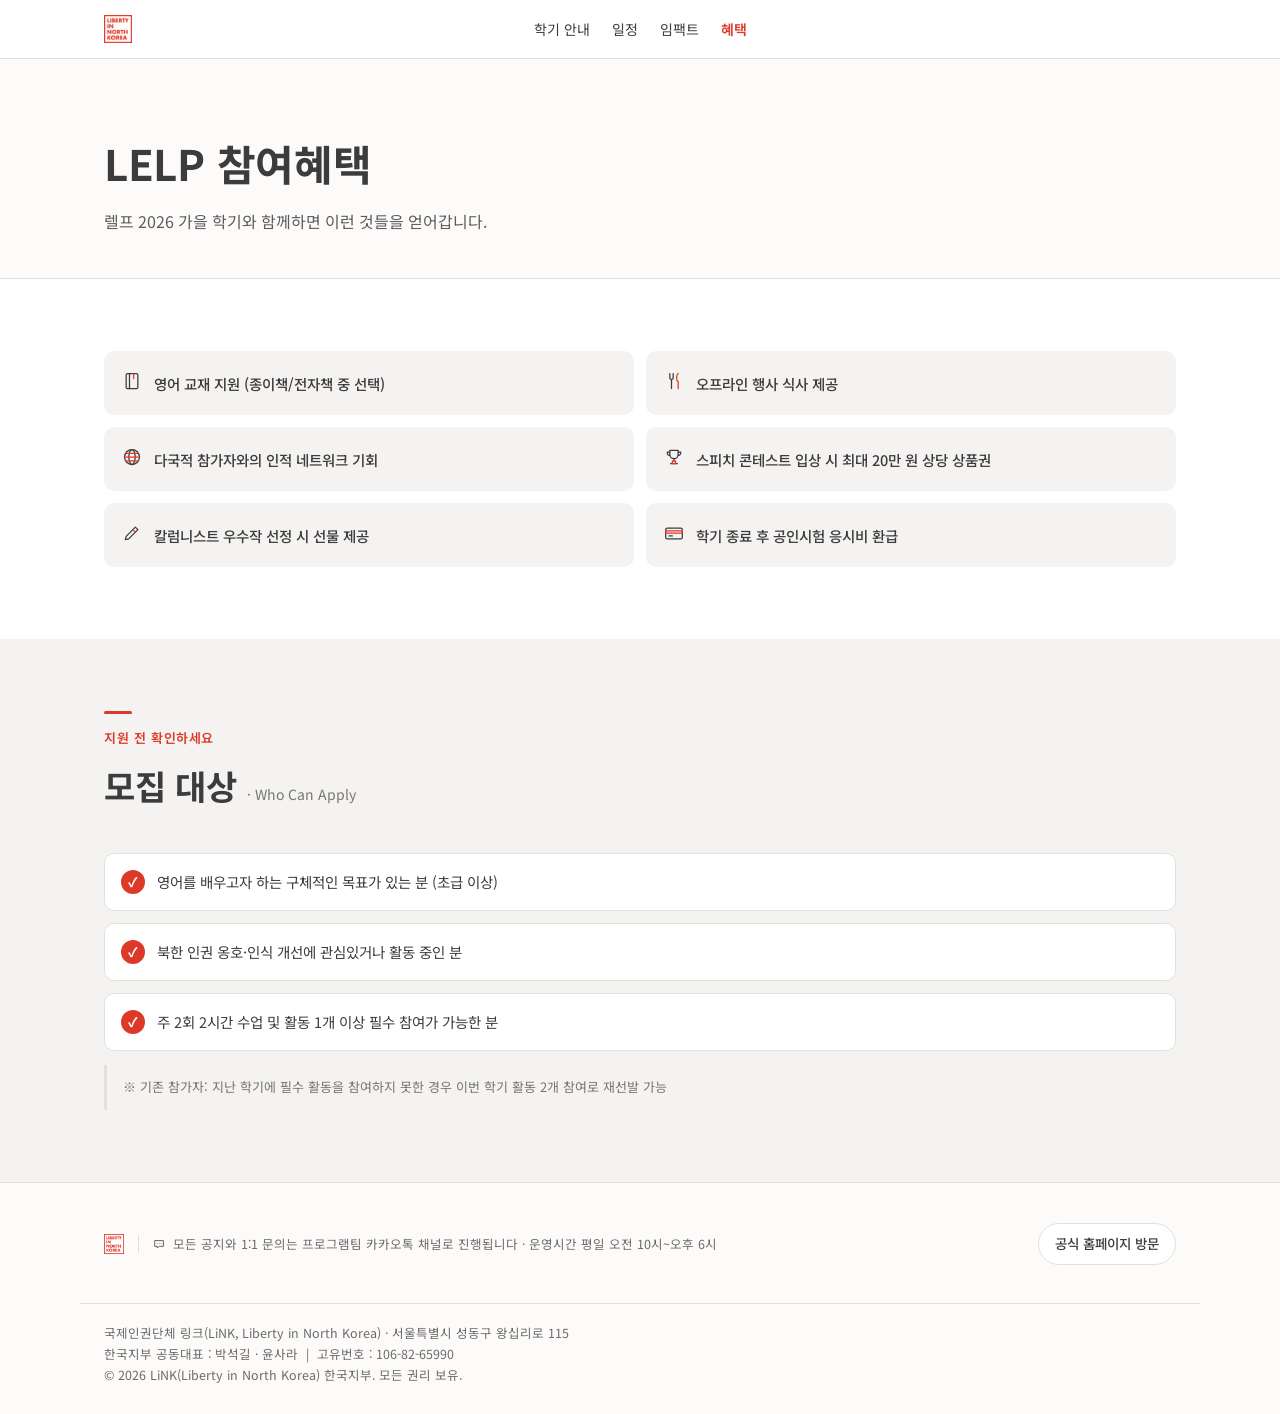
<file: benefits.html>
<!DOCTYPE html>
<html lang="ko">
<head>
<meta charset="UTF-8">
<meta name="viewport" content="width=device-width, initial-scale=1.0">
<title>참여 혜택 · LELP · LiNK English Language Program</title>
<meta name="description" content="렐프(LELP) 참여 혜택과 2026 가을 학기 모집 대상을 확인하세요.">
<link rel="icon" href="assets/link-logo-box.png" type="image/png">
<link rel="preconnect" href="https://fonts.googleapis.com">
<link rel="preconnect" href="https://fonts.gstatic.com" crossorigin>
<link href="https://fonts.googleapis.com/css2?family=Noto+Sans+KR:wght@400;500;600;700;800&display=swap" rel="stylesheet">
<link rel="stylesheet" href="styles.css">
</head>
<body data-role="student">
<svg class="ic-sprite" aria-hidden="true" focusable="false"><symbol id="ic-calendar" viewBox="0 0 24 24"><rect x="3" y="5" width="18" height="16" rx="2"/><path d="M3 10h18M8 3v4M16 3v4"/><rect style="stroke:var(--ic-accent);fill:var(--ic-accent-fill)" x="7" y="13" width="3" height="3" rx="0.5"/></symbol><symbol id="ic-megaphone" viewBox="0 0 24 24"><path d="M3 10v4h4l8 4V6l-8 4H3z"/><path d="M7 14l1 5"/><path style="stroke:var(--ic-accent)" d="M18 9.5c1.5 1.5 1.5 3.5 0 5"/></symbol><symbol id="ic-alert" viewBox="0 0 24 24"><path d="M12 3.5 21.5 20H2.5L12 3.5z"/><path d="M12 9v5"/><circle style="stroke:var(--ic-accent);fill:var(--ic-accent-fill)" cx="12" cy="17" r="0.9"/></symbol><symbol id="ic-laptop" viewBox="0 0 24 24"><rect x="4" y="5" width="16" height="11" rx="1.5"/><path d="M2 19h20"/><path style="stroke:var(--ic-accent)" d="M10 19h4"/></symbol><symbol id="ic-book" viewBox="0 0 24 24"><rect x="5" y="3" width="14" height="18" rx="1.5"/><path d="M9 3v18"/><path style="stroke:var(--ic-accent)" d="M14 3v6"/></symbol><symbol id="ic-handshake" viewBox="0 0 24 24"><path d="m11 17 2 2a1 1 0 1 0 3-3"/><path d="m14 14 2.5 2.5a1 1 0 1 0 3-3l-3.88-3.88a3 3 0 0 0-4.24 0l-.88.88a1 1 0 1 1-3-3l2.81-2.81a5.79 5.79 0 0 1 7.06-.87l.47.28a2 2 0 0 0 1.42.25L21 4"/><path style="stroke:var(--ic-accent)" d="m21 3 1 11h-2"/><path d="M3 3 2 14l6.5 6.5a1 1 0 1 0 3-3"/><path style="stroke:var(--ic-accent)" d="M3 4h8"/></symbol><symbol id="ic-topic-off" viewBox="0 0 24 24"><path d="M4 6h16v10h-8l-4 3v-3H4z"/><path style="stroke:var(--ic-accent)" d="M6 19 19 4"/></symbol><symbol id="ic-camera" viewBox="0 0 24 24"><rect x="3" y="7" width="18" height="13" rx="2"/><path d="M8 7l1.5-3h5L16 7"/><circle style="stroke:var(--ic-accent);fill:var(--ic-accent-fill)" cx="12" cy="13.5" r="3.5"/></symbol><symbol id="ic-pencil" viewBox="0 0 24 24"><path d="M4 20l1-4L16 5l3 3L8 19l-4 1z"/><path style="stroke:var(--ic-accent)" d="M13 8l3 3"/></symbol><symbol id="ic-mail" viewBox="0 0 24 24"><rect x="3" y="5" width="18" height="14" rx="2"/><path style="stroke:var(--ic-accent)" d="M3 7.5 12 13l9-5.5"/></symbol><symbol id="ic-mic" viewBox="0 0 24 24"><rect style="stroke:var(--ic-accent);fill:var(--ic-accent-fill)" x="9" y="3" width="6" height="11" rx="3"/><path d="M6 11a6 6 0 0 0 12 0M12 17v4M9 21h6"/></symbol><symbol id="ic-gamepad" viewBox="0 0 24 24"><rect x="2" y="8" width="20" height="10" rx="5"/><path d="M7 11v4M5 13h4"/><circle style="stroke:var(--ic-accent);fill:var(--ic-accent-fill)" cx="15.5" cy="12" r="1"/><circle style="stroke:var(--ic-accent);fill:var(--ic-accent-fill)" cx="18" cy="14.2" r="1"/></symbol><symbol id="ic-sneaker" viewBox="0 0 24 24"><path d="M2.5 17h19c0-3-3-4-6-5l-3-2.5c-1-.8-2-.6-2.6.4L8 13c-3 0-5.5 1-5.5 4z"/><path d="M2.5 19.5h19"/><path style="stroke:var(--ic-accent)" d="M9 13l1.5-1.5M11 14l1.5-1.5"/></symbol><symbol id="ic-people" viewBox="0 0 24 24"><circle cx="9" cy="8" r="3"/><path d="M3 20c0-3.5 2.7-6 6-6s6 2.5 6 6"/><circle style="stroke:var(--ic-accent);fill:var(--ic-accent-fill)" cx="17" cy="9" r="2.5"/><path style="stroke:var(--ic-accent)" d="M17 14c2.5 0 4.5 2 4.5 5.5"/></symbol><symbol id="ic-clapper" viewBox="0 0 24 24"><rect x="3" y="10" width="18" height="11" rx="2"/><path d="M3 10l2-5 16 2-1 3"/><path style="stroke:var(--ic-accent)" d="M8 5.5l2 4M13 6.2l2 4"/></symbol><symbol id="ic-party" viewBox="0 0 24 24"><path style="stroke:var(--ic-accent);fill:var(--ic-accent-fill)" d="M4 20l4-12 8 8-12 4z"/><path d="M13 5.5c1-1 2-1 3 0M18 10c1 1 1 2 0 3"/><circle cx="17" cy="5" r="0.9"/><circle cx="20.5" cy="9.5" r="0.9"/></symbol><symbol id="ic-pin" viewBox="0 0 24 24"><path d="M12 21s-7-6-7-11a7 7 0 0 1 14 0c0 5-7 11-7 11z"/><circle style="stroke:var(--ic-accent);fill:var(--ic-accent-fill)" cx="12" cy="10" r="2.5"/></symbol><symbol id="ic-pen" viewBox="0 0 24 24"><path d="M4 20l3-8 9-9 5 5-9 9-8 3z"/><path style="stroke:var(--ic-accent)" d="M7 12l5 5"/><circle style="stroke:var(--ic-accent);fill:var(--ic-accent-fill)" cx="13" cy="11" r="1.2"/></symbol><symbol id="ic-books" viewBox="0 0 24 24"><rect x="3.5" y="4" width="4" height="16" rx="1"/><rect style="stroke:var(--ic-accent);fill:var(--ic-accent-fill)" x="9.5" y="4" width="4" height="16" rx="1"/><path d="M15 5.5l3.8-1 3.7 14.5-3.8 1z"/></symbol><symbol id="ic-globe" viewBox="0 0 24 24"><circle cx="12" cy="12" r="9"/><ellipse cx="12" cy="12" rx="3.8" ry="9"/><path style="stroke:var(--ic-accent)" d="M3 12h18M4.5 7.5h15M4.5 16.5h15"/></symbol><symbol id="ic-sprout" viewBox="0 0 24 24"><path d="M12 21V11"/><path d="M12 13c0-4-3-6.5-7.5-6.5C4.5 10.5 7.5 13 12 13z"/><path style="stroke:var(--ic-accent);fill:var(--ic-accent-fill)" d="M12 11c0-4 3-6.5 7.5-6.5C19.5 8.5 16.5 11 12 11z"/></symbol><symbol id="ic-grad" viewBox="0 0 24 24"><path d="M2 9l10-4 10 4-10 4L2 9z"/><path d="M6 11v4c0 2 3 3.5 6 3.5s6-1.5 6-3.5v-4"/><path style="stroke:var(--ic-accent)" d="M22 9v6"/></symbol><symbol id="ic-medal" viewBox="0 0 24 24"><circle style="stroke:var(--ic-accent);fill:var(--ic-accent-fill)" cx="12" cy="15" r="5"/><path d="M9.5 10.5 6.5 3H11l1.5 3.5M14.5 10.5 17.5 3H13"/></symbol><symbol id="ic-sparkle" viewBox="0 0 24 24"><path d="M10 3c.7 4.3 2.2 5.8 6.5 6.5-4.3.7-5.8 2.2-6.5 6.5-.7-4.3-2.2-5.8-6.5-6.5C7.8 8.8 9.3 7.3 10 3z"/><path style="stroke:var(--ic-accent)" d="M18 14.5v5M15.5 17h5"/></symbol><symbol id="ic-trophy" viewBox="0 0 24 24"><path d="M7 4h10v5a5 5 0 0 1-10 0V4z"/><path d="M7 6H4a3 3 0 0 0 3 4M17 6h3a3 3 0 0 1-3 4"/><path d="M12 14v3M8 20h8"/><path style="stroke:var(--ic-accent);fill:var(--ic-accent-fill)" d="M10 17h4v3h-4z"/></symbol><symbol id="ic-bulb" viewBox="0 0 24 24"><path d="M8.5 14a5.5 5.5 0 1 1 7 0c-1 1-1.5 2-1.5 3h-4c0-1-.5-2-1.5-3z"/><path d="M10 20h4"/><path style="stroke:var(--ic-accent)" d="M11 10.5l1 2 1-2"/></symbol><symbol id="ic-card" viewBox="0 0 24 24"><rect x="2" y="6" width="20" height="13" rx="2"/><path style="stroke:var(--ic-accent);fill:var(--ic-accent-fill)" d="M2 9.5h20v2.5H2z"/><path d="M6 15.5h4"/></symbol><symbol id="ic-briefcase" viewBox="0 0 24 24"><rect x="3" y="8" width="18" height="12" rx="2"/><path d="M9 8V6a2 2 0 0 1 2-2h2a2 2 0 0 1 2 2v2"/><path style="stroke:var(--ic-accent)" d="M3 13h18"/></symbol><symbol id="ic-plane" viewBox="0 0 24 24"><path d="M3 11 21 4l-6 17-3-8-9-2z"/><path style="stroke:var(--ic-accent)" d="M12 13l9-9"/></symbol><symbol id="ic-dining" viewBox="0 0 24 24"><path d="M7 3v5a2 2 0 0 0 4 0V3M9 10v11"/><path style="stroke:var(--ic-accent);fill:var(--ic-accent-fill)" d="M17 3c-2.5 2-2.5 8 0 10v8"/></symbol><symbol id="ic-chat" viewBox="0 0 24 24"><path d="M4 5h16v11h-8l-4 3v-3H4z"/><path style="stroke:var(--ic-accent)" d="M8.5 10.5h.01M12 10.5h.01M15.5 10.5h.01"/></symbol><symbol id="ic-heart" viewBox="0 0 24 24"><path d="M12 20s-7-4.5-7-10a4 4 0 0 1 7-2.5A4 4 0 0 1 19 10c0 5.5-7 10-7 10z"/><path style="stroke:var(--ic-accent)" d="M8.3 9c.2-1 1-1.8 2-2.2"/></symbol><symbol id="ic-book-open" viewBox="0 0 24 24"><path d="M12 6c-2-1.5-5-1.5-8-.5V19c3-1 6-1 8 .5 2-1.5 5-1.5 8-.5V5.5c-3-1-6-1-8 .5z"/><path style="stroke:var(--ic-accent)" d="M12 6v13.5"/></symbol></svg>

<!-- ============ HEADER ============ -->
<header class="site-header">
  <div class="header-inner">
    <a class="brand" href="index.html">
      <span class="brand-lockup">
        <span class="brand-row">
          <img class="brand-mark" src="assets/link-logo-box.png" alt="LiNK — Liberty in North Korea">
        </span>
      </span>
    </a>

    <nav class="main-nav">
      <a href="index.html"><span data-r-student>학기 안내</span><span data-r-volunteer>Guide</span></a>
      <a href="timeline.html"><span data-r-student>일정</span><span data-r-volunteer>Schedule</span></a>
      <a href="impact.html"><span data-r-student>임팩트</span><span data-r-volunteer>Impact</span></a>
      <a href="benefits.html"><span data-r-student>혜택</span><span data-r-volunteer>Benefits</span></a>
    </nav>

    <div class="role-switch" role="group" aria-label="역할 선택 / Choose your role">
      <span class="role-switch-thumb" aria-hidden="true"></span>
      <button class="role-btn" data-role-btn="student" aria-pressed="true">학생</button>
      <button class="role-btn" data-role-btn="volunteer" aria-pressed="false">Volunteer</button>
    </div>

    <button class="nav-toggle" aria-label="메뉴 열기" aria-expanded="false"><span></span><span></span><span></span></button>
  </div>
  <nav class="mobile-nav">
    <a href="index.html"><span data-r-student>학기 안내</span><span data-r-volunteer>Guide</span></a>
    <a href="timeline.html"><span data-r-student>일정</span><span data-r-volunteer>Schedule</span></a>
    <a href="impact.html"><span data-r-student>임팩트</span><span data-r-volunteer>Impact</span></a>
    <a href="benefits.html"><span data-r-student>혜택</span><span data-r-volunteer>Benefits</span></a>
  </nav>
</header>

<main id="top">

  <!-- ============ PAGE HERO ============ -->
  <section class="page-hero">
    <div class="container">
      <h1><span data-r-student>LELP 참여혜택</span><span data-r-volunteer>What you'll gain as a volunteer</span></h1>
      <p class="lede">
        <span data-r-student>렐프 2026 가을 학기와 함께하면 이런 것들을 얻어갑니다.</span>
        <span data-r-volunteer>Here's what you'll gain by joining LELP this Fall 2026.</span>
      </p>
    </div>
  </section>

  <!-- ============ BENEFITS ============ -->
  <section id="benefits">
    <div class="container">
      <!-- student: simple benefit lines -->
      <div class="benefits-list-simple" data-r-student>
        <div class="benefit-line"><span class="icon"><svg class="ic" aria-hidden="true"><use href="#ic-book"/></svg></span>영어 교재 지원 (종이책/전자책 중 선택)</div>
        <div class="benefit-line"><span class="icon"><svg class="ic" aria-hidden="true"><use href="#ic-dining"/></svg></span>오프라인 행사 식사 제공</div>
        <div class="benefit-line"><span class="icon"><svg class="ic" aria-hidden="true"><use href="#ic-globe"/></svg></span>다국적 참가자와의 인적 네트워크 기회</div>
        <div class="benefit-line"><span class="icon"><svg class="ic" aria-hidden="true"><use href="#ic-trophy"/></svg></span>스피치 콘테스트 입상 시 최대 20만 원 상당 상품권</div>
        <div class="benefit-line"><span class="icon"><svg class="ic" aria-hidden="true"><use href="#ic-pencil"/></svg></span>칼럼니스트 우수작 선정 시 선물 제공</div>
        <div class="benefit-line"><span class="icon"><svg class="ic" aria-hidden="true"><use href="#ic-card"/></svg></span>학기 종료 후 공인시험 응시비 환급</div>
      </div>

      <!-- volunteer: icon cards -->
      <div class="benefits-grid" data-r-volunteer>
        <div class="benefit-card">
          <div class="icon"><svg class="ic" aria-hidden="true"><use href="#ic-globe"/></svg></div>
          <h4>Be part of a global exchange</h4>
          <p>Connect with North Korean students and volunteers worldwide. Share culture and build your global network.</p>
        </div>
        <div class="benefit-card">
          <div class="icon"><svg class="ic" aria-hidden="true"><use href="#ic-books"/></svg></div>
          <h4>Grow your teaching skills</h4>
          <p>Teach with Oxford's Smart Choice curriculum and get real teaching/facilitation experience.</p>
        </div>
        <div class="benefit-card">
          <div class="icon"><svg class="ic" aria-hidden="true"><use href="#ic-bulb"/></svg></div>
          <h4>Learn and make an impact</h4>
          <p>Learn about North Korean human rights and help empower North Korean individuals.</p>
        </div>
        <div class="benefit-card">
          <div class="icon"><svg class="ic" aria-hidden="true"><use href="#ic-handshake"/></svg></div>
          <h4>Join the global community</h4>
          <p>Join offline community events (meals provided) and receive milestone gifts for 3+/5+ semesters.</p>
        </div>
        <div class="benefit-card">
          <div class="icon"><svg class="ic" aria-hidden="true"><use href="#ic-medal"/></svg></div>
          <h4>Get recognized</h4>
          <p>Receive a volunteer certificate and/or a recommendation letter upon request.</p>
        </div>
      </div>
    </div>
  </section>

  <!-- ============ APPLY (eligibility + CTA) ============ -->
  <section id="apply" class="alt-bg">
    <div class="container">
      <div class="section-head">
        <span class="kicker"><span data-r-student>지원 전 확인하세요</span><span data-r-volunteer>Before You Apply</span></span>
        <div class="sh-row">
          <h2><span data-r-student>모집 대상 <span class="sh-sub">· Who Can Apply</span></span><span data-r-volunteer>Who Can Apply</span></h2>
        </div>
      </div>

      <div class="criteria-list" data-r-student>
        <div class="criteria-item">
          <span class="mark">✓</span>
          <p>영어를 배우고자 하는 구체적인 목표가 있는 분 (초급 이상)</p>
        </div>
        <div class="criteria-item">
          <span class="mark">✓</span>
          <p>북한 인권 옹호·인식 개선에 관심있거나 활동 중인 분</p>
        </div>
        <div class="criteria-item">
          <span class="mark">✓</span>
          <p>주 2회 2시간 수업 및 활동 1개 이상 필수 참여가 가능한 분</p>
        </div>
      </div>
      <div class="note-box" data-r-student>※ 기존 참가자: 지난 학기에 필수 활동을 참여하지 못한 경우 이번 학기 활동 2개 참여로 재선발 가능</div>

      <div class="criteria-list" data-r-volunteer>
        <div class="criteria-item">
          <span class="mark">✓</span>
          <p>Comfortable leading a conversation-based English session</p>
        </div>
        <div class="criteria-item">
          <span class="mark">✓</span>
          <p>Interested in North Korean human rights advocacy</p>
        </div>
        <div class="criteria-item">
          <span class="mark">✓</span>
          <p>Able to commit 2 hours/week online for the full 13-week semester</p>
        </div>
      </div>
      <div class="note-box" data-r-volunteer>Returning volunteers are kindly exempt from the interview process. Due to limited capacity, we may not be able to accept all applicants.</div>
    </div>
  </section>

</main>

<!-- ============ FOOTER ============ -->
<footer class="site-footer">
  <div class="container footer-inner">
    <div class="footer-brand-group">
      <a class="footer-brand" href="index.html">
        <span class="brand-row">
          <img class="brand-mark" src="assets/link-logo-box.png" alt="LiNK">
        </span>
      </a>
      <span class="footer-kakao" data-r-student><svg class="ic" aria-hidden="true"><use href="#ic-chat"/></svg> 모든 공지와 1:1 문의는 프로그램팀 카카오톡 채널로 진행됩니다 · 운영시간 평일 오전 10시~오후 6시</span>
    </div>

    <div class="footer-actions">
      <a data-r-student class="footer-action-btn" href="https://www.libertyinnorthkorea.or.kr/" target="_blank" rel="noopener">공식 홈페이지 방문</a>

      <a data-r-volunteer class="footer-action-btn" href="https://www.libertyinnorthkorea.or.kr/" target="_blank" rel="noopener">Visit LiNK Korea Chapter</a>
      <a data-r-volunteer class="footer-action-btn" href="https://libertyinnorthkorea.org/" target="_blank" rel="noopener">Visit LiNK International (HQ)</a>
    </div>
  </div>

  <div class="container footer-meta">
    <p data-r-student>
      국제인권단체 링크(LiNK, Liberty in North Korea) · 서울특별시 성동구 왕십리로 115<br>
      한국지부 공동대표 : 박석길 · 윤사라 &nbsp;|&nbsp; 고유번호 : 106-82-65990<br>
      © 2026 LiNK(Liberty in North Korea) 한국지부. 모든 권리 보유.
    </p>
    <p data-r-volunteer>
      Liberty in North Korea is a 501(c)3 Nonprofit Organization. EIN 73-1710135.<br>
      © 2026 Liberty in North Korea. All rights reserved.
    </p>
  </div>
</footer>

<script src="script.js"></script>
</body>
</html>
</file>
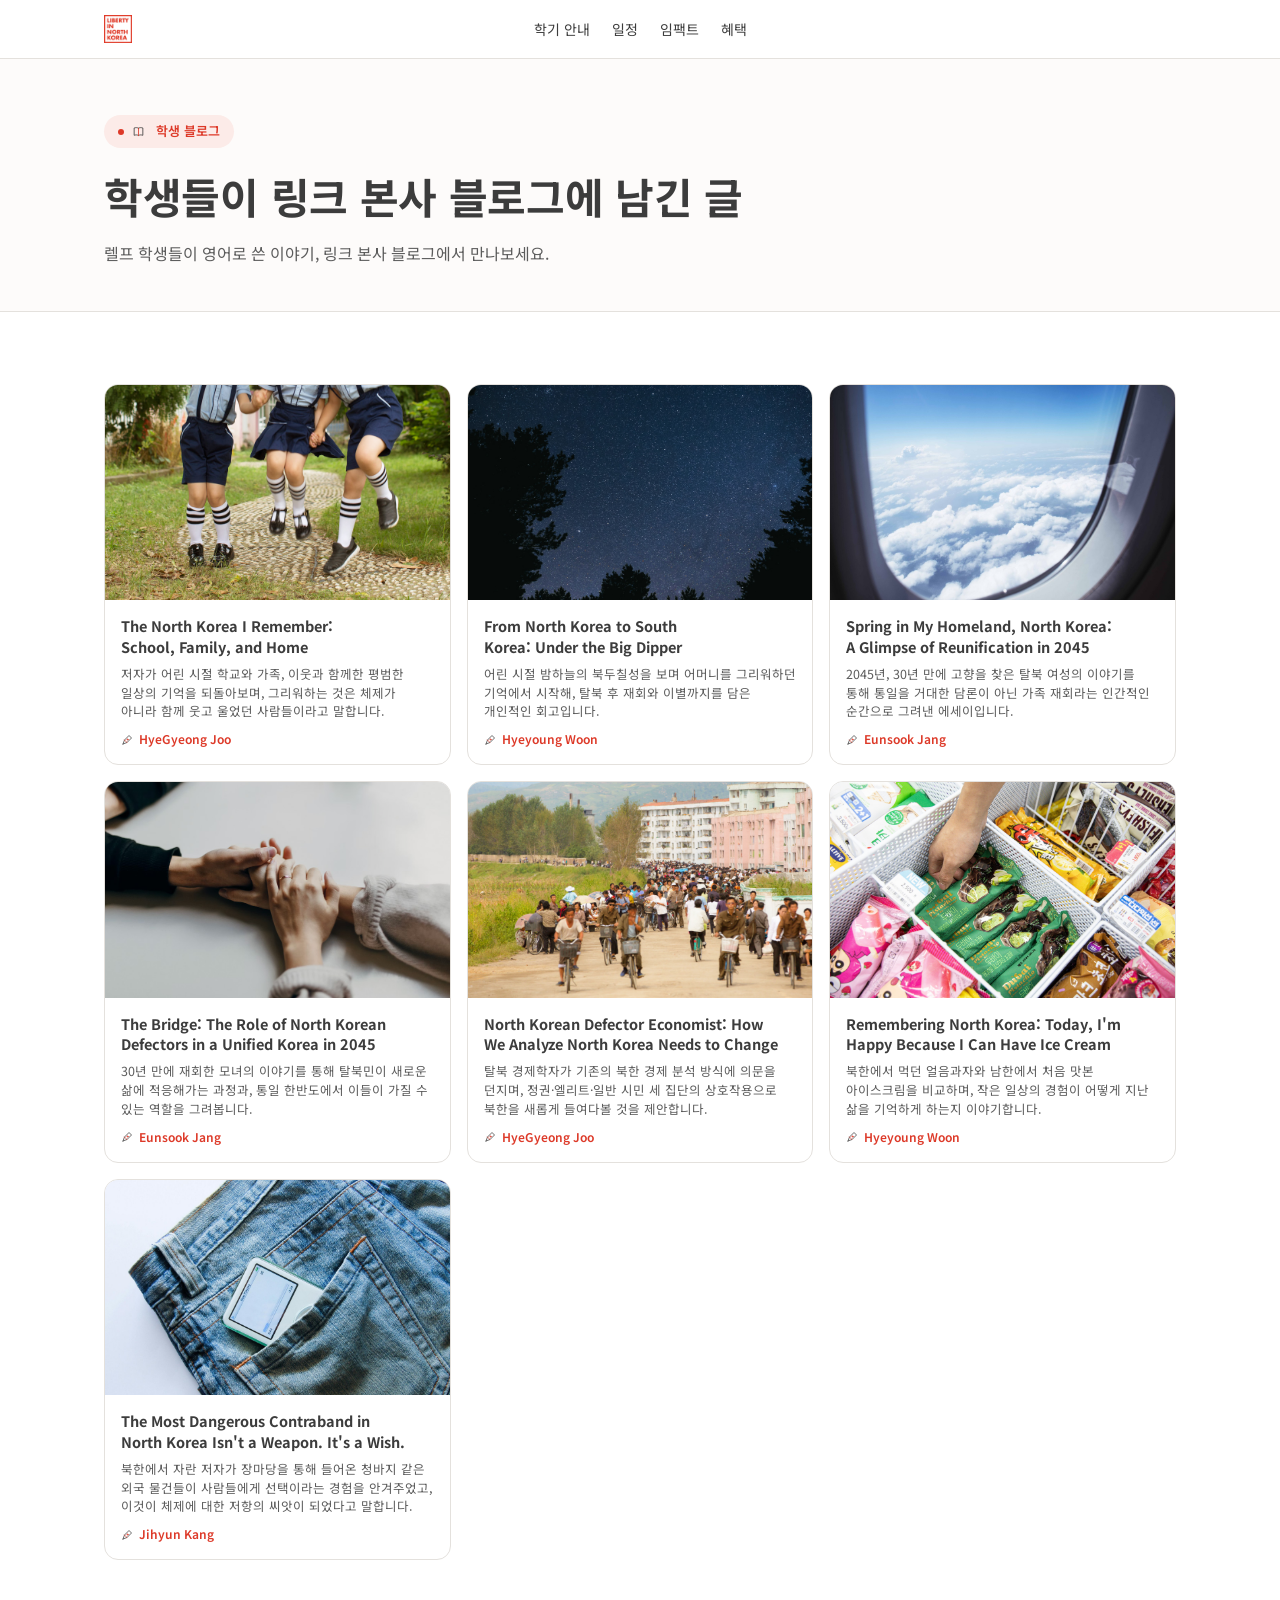
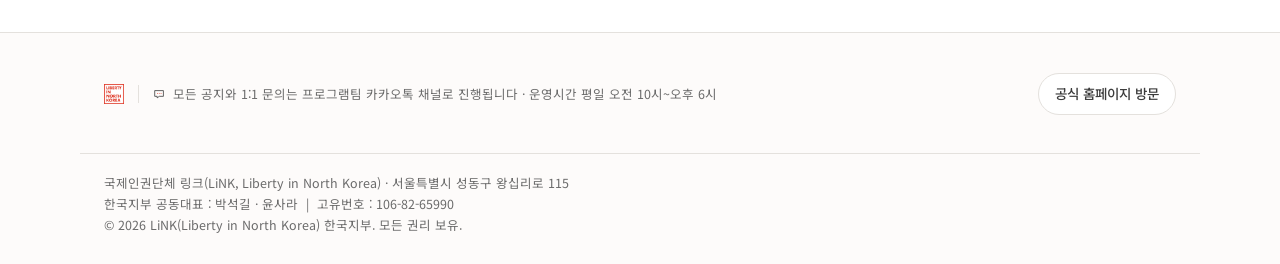
<file: blog.html>
<!DOCTYPE html>
<html lang="ko">
<head>
<meta charset="UTF-8">
<meta name="viewport" content="width=device-width, initial-scale=1.0">
<title>학생 블로그 · LELP · LiNK English Language Program</title>
<meta name="description" content="렐프(LELP) 학생들이 링크 본사 블로그에 남긴 글 모음.">
<link rel="icon" href="assets/link-logo-box.png" type="image/png">
<link rel="preconnect" href="https://fonts.googleapis.com">
<link rel="preconnect" href="https://fonts.gstatic.com" crossorigin>
<link href="https://fonts.googleapis.com/css2?family=Noto+Sans+KR:wght@400;500;600;700;800&display=swap" rel="stylesheet">
<link rel="stylesheet" href="styles.css">
</head>
<body data-role="student">
<svg class="ic-sprite" aria-hidden="true" focusable="false"><symbol id="ic-calendar" viewBox="0 0 24 24"><rect x="3" y="5" width="18" height="16" rx="2"/><path d="M3 10h18M8 3v4M16 3v4"/><rect style="stroke:var(--ic-accent);fill:var(--ic-accent-fill)" x="7" y="13" width="3" height="3" rx="0.5"/></symbol><symbol id="ic-megaphone" viewBox="0 0 24 24"><path d="M3 10v4h4l8 4V6l-8 4H3z"/><path d="M7 14l1 5"/><path style="stroke:var(--ic-accent)" d="M18 9.5c1.5 1.5 1.5 3.5 0 5"/></symbol><symbol id="ic-alert" viewBox="0 0 24 24"><path d="M12 3.5 21.5 20H2.5L12 3.5z"/><path d="M12 9v5"/><circle style="stroke:var(--ic-accent);fill:var(--ic-accent-fill)" cx="12" cy="17" r="0.9"/></symbol><symbol id="ic-laptop" viewBox="0 0 24 24"><rect x="4" y="5" width="16" height="11" rx="1.5"/><path d="M2 19h20"/><path style="stroke:var(--ic-accent)" d="M10 19h4"/></symbol><symbol id="ic-book" viewBox="0 0 24 24"><rect x="5" y="3" width="14" height="18" rx="1.5"/><path d="M9 3v18"/><path style="stroke:var(--ic-accent)" d="M14 3v6"/></symbol><symbol id="ic-handshake" viewBox="0 0 24 24"><path d="m11 17 2 2a1 1 0 1 0 3-3"/><path d="m14 14 2.5 2.5a1 1 0 1 0 3-3l-3.88-3.88a3 3 0 0 0-4.24 0l-.88.88a1 1 0 1 1-3-3l2.81-2.81a5.79 5.79 0 0 1 7.06-.87l.47.28a2 2 0 0 0 1.42.25L21 4"/><path style="stroke:var(--ic-accent)" d="m21 3 1 11h-2"/><path d="M3 3 2 14l6.5 6.5a1 1 0 1 0 3-3"/><path style="stroke:var(--ic-accent)" d="M3 4h8"/></symbol><symbol id="ic-topic-off" viewBox="0 0 24 24"><path d="M4 6h16v10h-8l-4 3v-3H4z"/><path style="stroke:var(--ic-accent)" d="M6 19 19 4"/></symbol><symbol id="ic-camera" viewBox="0 0 24 24"><rect x="3" y="7" width="18" height="13" rx="2"/><path d="M8 7l1.5-3h5L16 7"/><circle style="stroke:var(--ic-accent);fill:var(--ic-accent-fill)" cx="12" cy="13.5" r="3.5"/></symbol><symbol id="ic-pencil" viewBox="0 0 24 24"><path d="M4 20l1-4L16 5l3 3L8 19l-4 1z"/><path style="stroke:var(--ic-accent)" d="M13 8l3 3"/></symbol><symbol id="ic-mail" viewBox="0 0 24 24"><rect x="3" y="5" width="18" height="14" rx="2"/><path style="stroke:var(--ic-accent)" d="M3 7.5 12 13l9-5.5"/></symbol><symbol id="ic-mic" viewBox="0 0 24 24"><rect style="stroke:var(--ic-accent);fill:var(--ic-accent-fill)" x="9" y="3" width="6" height="11" rx="3"/><path d="M6 11a6 6 0 0 0 12 0M12 17v4M9 21h6"/></symbol><symbol id="ic-gamepad" viewBox="0 0 24 24"><rect x="2" y="8" width="20" height="10" rx="5"/><path d="M7 11v4M5 13h4"/><circle style="stroke:var(--ic-accent);fill:var(--ic-accent-fill)" cx="15.5" cy="12" r="1"/><circle style="stroke:var(--ic-accent);fill:var(--ic-accent-fill)" cx="18" cy="14.2" r="1"/></symbol><symbol id="ic-sneaker" viewBox="0 0 24 24"><path d="M2.5 17h19c0-3-3-4-6-5l-3-2.5c-1-.8-2-.6-2.6.4L8 13c-3 0-5.5 1-5.5 4z"/><path d="M2.5 19.5h19"/><path style="stroke:var(--ic-accent)" d="M9 13l1.5-1.5M11 14l1.5-1.5"/></symbol><symbol id="ic-people" viewBox="0 0 24 24"><circle cx="9" cy="8" r="3"/><path d="M3 20c0-3.5 2.7-6 6-6s6 2.5 6 6"/><circle style="stroke:var(--ic-accent);fill:var(--ic-accent-fill)" cx="17" cy="9" r="2.5"/><path style="stroke:var(--ic-accent)" d="M17 14c2.5 0 4.5 2 4.5 5.5"/></symbol><symbol id="ic-clapper" viewBox="0 0 24 24"><rect x="3" y="10" width="18" height="11" rx="2"/><path d="M3 10l2-5 16 2-1 3"/><path style="stroke:var(--ic-accent)" d="M8 5.5l2 4M13 6.2l2 4"/></symbol><symbol id="ic-party" viewBox="0 0 24 24"><path style="stroke:var(--ic-accent);fill:var(--ic-accent-fill)" d="M4 20l4-12 8 8-12 4z"/><path d="M13 5.5c1-1 2-1 3 0M18 10c1 1 1 2 0 3"/><circle cx="17" cy="5" r="0.9"/><circle cx="20.5" cy="9.5" r="0.9"/></symbol><symbol id="ic-pin" viewBox="0 0 24 24"><path d="M12 21s-7-6-7-11a7 7 0 0 1 14 0c0 5-7 11-7 11z"/><circle style="stroke:var(--ic-accent);fill:var(--ic-accent-fill)" cx="12" cy="10" r="2.5"/></symbol><symbol id="ic-pen" viewBox="0 0 24 24"><path d="M4 20l3-8 9-9 5 5-9 9-8 3z"/><path style="stroke:var(--ic-accent)" d="M7 12l5 5"/><circle style="stroke:var(--ic-accent);fill:var(--ic-accent-fill)" cx="13" cy="11" r="1.2"/></symbol><symbol id="ic-books" viewBox="0 0 24 24"><rect x="3.5" y="4" width="4" height="16" rx="1"/><rect style="stroke:var(--ic-accent);fill:var(--ic-accent-fill)" x="9.5" y="4" width="4" height="16" rx="1"/><path d="M15 5.5l3.8-1 3.7 14.5-3.8 1z"/></symbol><symbol id="ic-globe" viewBox="0 0 24 24"><circle cx="12" cy="12" r="9"/><ellipse cx="12" cy="12" rx="3.8" ry="9"/><path style="stroke:var(--ic-accent)" d="M3 12h18M4.5 7.5h15M4.5 16.5h15"/></symbol><symbol id="ic-sprout" viewBox="0 0 24 24"><path d="M12 21V11"/><path d="M12 13c0-4-3-6.5-7.5-6.5C4.5 10.5 7.5 13 12 13z"/><path style="stroke:var(--ic-accent);fill:var(--ic-accent-fill)" d="M12 11c0-4 3-6.5 7.5-6.5C19.5 8.5 16.5 11 12 11z"/></symbol><symbol id="ic-grad" viewBox="0 0 24 24"><path d="M2 9l10-4 10 4-10 4L2 9z"/><path d="M6 11v4c0 2 3 3.5 6 3.5s6-1.5 6-3.5v-4"/><path style="stroke:var(--ic-accent)" d="M22 9v6"/></symbol><symbol id="ic-medal" viewBox="0 0 24 24"><circle style="stroke:var(--ic-accent);fill:var(--ic-accent-fill)" cx="12" cy="15" r="5"/><path d="M9.5 10.5 6.5 3H11l1.5 3.5M14.5 10.5 17.5 3H13"/></symbol><symbol id="ic-sparkle" viewBox="0 0 24 24"><path d="M10 3c.7 4.3 2.2 5.8 6.5 6.5-4.3.7-5.8 2.2-6.5 6.5-.7-4.3-2.2-5.8-6.5-6.5C7.8 8.8 9.3 7.3 10 3z"/><path style="stroke:var(--ic-accent)" d="M18 14.5v5M15.5 17h5"/></symbol><symbol id="ic-trophy" viewBox="0 0 24 24"><path d="M7 4h10v5a5 5 0 0 1-10 0V4z"/><path d="M7 6H4a3 3 0 0 0 3 4M17 6h3a3 3 0 0 1-3 4"/><path d="M12 14v3M8 20h8"/><path style="stroke:var(--ic-accent);fill:var(--ic-accent-fill)" d="M10 17h4v3h-4z"/></symbol><symbol id="ic-bulb" viewBox="0 0 24 24"><path d="M8.5 14a5.5 5.5 0 1 1 7 0c-1 1-1.5 2-1.5 3h-4c0-1-.5-2-1.5-3z"/><path d="M10 20h4"/><path style="stroke:var(--ic-accent)" d="M11 10.5l1 2 1-2"/></symbol><symbol id="ic-card" viewBox="0 0 24 24"><rect x="2" y="6" width="20" height="13" rx="2"/><path style="stroke:var(--ic-accent);fill:var(--ic-accent-fill)" d="M2 9.5h20v2.5H2z"/><path d="M6 15.5h4"/></symbol><symbol id="ic-briefcase" viewBox="0 0 24 24"><rect x="3" y="8" width="18" height="12" rx="2"/><path d="M9 8V6a2 2 0 0 1 2-2h2a2 2 0 0 1 2 2v2"/><path style="stroke:var(--ic-accent)" d="M3 13h18"/></symbol><symbol id="ic-plane" viewBox="0 0 24 24"><path d="M3 11 21 4l-6 17-3-8-9-2z"/><path style="stroke:var(--ic-accent)" d="M12 13l9-9"/></symbol><symbol id="ic-dining" viewBox="0 0 24 24"><path d="M7 3v5a2 2 0 0 0 4 0V3M9 10v11"/><path style="stroke:var(--ic-accent);fill:var(--ic-accent-fill)" d="M17 3c-2.5 2-2.5 8 0 10v8"/></symbol><symbol id="ic-chat" viewBox="0 0 24 24"><path d="M4 5h16v11h-8l-4 3v-3H4z"/><path style="stroke:var(--ic-accent)" d="M8.5 10.5h.01M12 10.5h.01M15.5 10.5h.01"/></symbol><symbol id="ic-heart" viewBox="0 0 24 24"><path d="M12 20s-7-4.5-7-10a4 4 0 0 1 7-2.5A4 4 0 0 1 19 10c0 5.5-7 10-7 10z"/><path style="stroke:var(--ic-accent)" d="M8.3 9c.2-1 1-1.8 2-2.2"/></symbol><symbol id="ic-book-open" viewBox="0 0 24 24"><path d="M12 6c-2-1.5-5-1.5-8-.5V19c3-1 6-1 8 .5 2-1.5 5-1.5 8-.5V5.5c-3-1-6-1-8 .5z"/><path style="stroke:var(--ic-accent)" d="M12 6v13.5"/></symbol></svg>

<!-- ============ HEADER ============ -->
<header class="site-header">
  <div class="header-inner">
    <a class="brand" href="index.html">
      <span class="brand-lockup">
        <span class="brand-row">
          <img class="brand-mark" src="assets/link-logo-box.png" alt="LiNK — Liberty in North Korea">
        </span>
      </span>
    </a>

    <nav class="main-nav">
      <a href="index.html"><span data-r-student>학기 안내</span><span data-r-volunteer>Guide</span></a>
      <a href="timeline.html"><span data-r-student>일정</span><span data-r-volunteer>Schedule</span></a>
      <a href="impact.html"><span data-r-student>임팩트</span><span data-r-volunteer>Impact</span></a>
      <a href="benefits.html"><span data-r-student>혜택</span><span data-r-volunteer>Benefits</span></a>
    </nav>

    <div class="role-switch" role="group" aria-label="역할 선택 / Choose your role">
      <span class="role-switch-thumb" aria-hidden="true"></span>
      <button class="role-btn" data-role-btn="student" aria-pressed="true">학생</button>
      <button class="role-btn" data-role-btn="volunteer" aria-pressed="false">Volunteer</button>
    </div>

    <button class="nav-toggle" aria-label="메뉴 열기" aria-expanded="false"><span></span><span></span><span></span></button>
  </div>
  <nav class="mobile-nav">
    <a href="index.html"><span data-r-student>학기 안내</span><span data-r-volunteer>Guide</span></a>
    <a href="timeline.html"><span data-r-student>일정</span><span data-r-volunteer>Schedule</span></a>
    <a href="impact.html"><span data-r-student>임팩트</span><span data-r-volunteer>Impact</span></a>
    <a href="benefits.html"><span data-r-student>혜택</span><span data-r-volunteer>Benefits</span></a>
  </nav>
</header>

<main id="top">

  <!-- ============ PAGE HERO ============ -->
  <section class="page-hero">
    <div class="container">
      <span class="eyebrow"><span class="dot"></span><svg class="ic" aria-hidden="true"><use href="#ic-book-open"/></svg> <span data-r-student>학생 블로그</span><span data-r-volunteer>Student Blog</span></span>
      <h1><span data-r-student>학생들이 링크 본사 블로그에 남긴 글</span><span data-r-volunteer>Student Articles on the LiNK Blog</span></h1>
      <p class="lede">
        <span data-r-student>렐프 학생들이 영어로 쓴 이야기, 링크 본사 블로그에서 만나보세요.</span>
        <span data-r-volunteer>Stories LELP students wrote in English, published on the LiNK blog.</span>
      </p>
    </div>
  </section>

  <!-- ============ BLOG GRID ============ -->
  <section id="blog">
    <div class="container">
      <div class="blog-grid">
        <a class="blog-card" href="https://libertyinnorthkorea.org/blog/the-north-korea-i-remember-school-family-and-home" target="_blank" rel="noopener">
          <img src="assets/blog/01-remember.jpg" alt="The North Korea I Remember: School, Family, and Home" loading="lazy">
          <div class="blog-card-body">
            <h4>The North Korea I Remember: School, Family, and Home</h4>
            <p>
              <span data-r-student>저자가 어린 시절 학교와 가족, 이웃과 함께한 평범한 일상의 기억을 되돌아보며, 그리워하는 것은 체제가 아니라 함께 웃고 울었던 사람들이라고 말합니다.</span>
              <span data-r-volunteer>The author looks back on ordinary childhood memories of school, family, and neighbors — and reflects that what she misses isn't the system, but the people she once shared life with.</span>
            </p>
            <span class="blog-author"><svg class="ic" aria-hidden="true"><use href="#ic-pen"/></svg> HyeGyeong Joo</span>
          </div>
        </a>
        <a class="blog-card" href="https://libertyinnorthkorea.org/blog/from-north-korea-to-south-korea-under-the-big-dipper" target="_blank" rel="noopener">
          <img src="assets/blog/02-big-dipper.jpg" alt="From North Korea to South Korea: Under the Big Dipper" loading="lazy">
          <div class="blog-card-body">
            <h4>From North Korea to South Korea: Under the Big Dipper</h4>
            <p>
              <span data-r-student>어린 시절 밤하늘의 북두칠성을 보며 어머니를 그리워하던 기억에서 시작해, 탈북 후 재회와 이별까지를 담은 개인적인 회고입니다.</span>
              <span data-r-volunteer>A personal reflection that begins with childhood memories of gazing at the Big Dipper and missing her mother, through reunion and eventual loss after her escape from North Korea.</span>
            </p>
            <span class="blog-author"><svg class="ic" aria-hidden="true"><use href="#ic-pen"/></svg> Hyeyoung Woon</span>
          </div>
        </a>
        <a class="blog-card" href="https://libertyinnorthkorea.org/blog/spring-in-my-homeland-north-korea" target="_blank" rel="noopener">
          <img src="assets/blog/03-spring.jpeg" alt="Spring in My Homeland, North Korea: A Glimpse of Reunification in 2045" loading="lazy">
          <div class="blog-card-body">
            <h4>Spring in My Homeland, North Korea: A Glimpse of Reunification in 2045</h4>
            <p>
              <span data-r-student>2045년, 30년 만에 고향을 찾은 탈북 여성의 이야기를 통해 통일을 거대한 담론이 아닌 가족 재회라는 인간적인 순간으로 그려낸 에세이입니다.</span>
              <span data-r-volunteer>A fictional glimpse of 2045 imagines a North Korean-born woman returning home after 30 years — framing reunification not as grand politics, but as a deeply personal family reunion.</span>
            </p>
            <span class="blog-author"><svg class="ic" aria-hidden="true"><use href="#ic-pen"/></svg> Eunsook Jang</span>
          </div>
        </a>
        <a class="blog-card" href="https://libertyinnorthkorea.org/blog/the-bridge-the-role-of-north-korean-defectors-in-a-unified-korea-in-2045" target="_blank" rel="noopener">
          <img src="assets/blog/04-bridge.jpg" alt="The Bridge: The Role of North Korean Defectors in a Unified Korea in 2045" loading="lazy">
          <div class="blog-card-body">
            <h4>The Bridge: The Role of North Korean Defectors in a Unified Korea in 2045</h4>
            <p>
              <span data-r-student>30년 만에 재회한 모녀의 이야기를 통해 탈북민이 새로운 삶에 적응해가는 과정과, 통일 한반도에서 이들이 가질 수 있는 역할을 그려봅니다.</span>
              <span data-r-volunteer>Through the story of a mother and daughter reunited after 30 years, this essay explores how defectors adapt to a new life — and the role they could play in a unified Korea.</span>
            </p>
            <span class="blog-author"><svg class="ic" aria-hidden="true"><use href="#ic-pen"/></svg> Eunsook Jang</span>
          </div>
        </a>
        <a class="blog-card" href="https://libertyinnorthkorea.org/blog/north-korean-defector-economist-how-we-analyze-north-korea-needs-to-change" target="_blank" rel="noopener">
          <img src="assets/blog/05-economist.jpg" alt="North Korean Defector Economist: How We Analyze North Korea Needs to Change" loading="lazy">
          <div class="blog-card-body">
            <h4>North Korean Defector Economist: How We Analyze North Korea Needs to Change</h4>
            <p>
              <span data-r-student>탈북 경제학자가 기존의 북한 경제 분석 방식에 의문을 던지며, 정권·엘리트·일반 시민 세 집단의 상호작용으로 북한을 새롭게 들여다볼 것을 제안합니다.</span>
              <span data-r-volunteer>A North Korean-born economist challenges conventional ways of analyzing the country's economy, proposing a framework built on the interplay between the regime, elites, and ordinary citizens.</span>
            </p>
            <span class="blog-author"><svg class="ic" aria-hidden="true"><use href="#ic-pen"/></svg> HyeGyeong Joo</span>
          </div>
        </a>
        <a class="blog-card" href="https://libertyinnorthkorea.org/blog/remembering-north-korea-today-im-happy-because-i-can-have-ice-cream" target="_blank" rel="noopener">
          <img src="assets/blog/06-icecream.jpeg" alt="Remembering North Korea: Today, I'm Happy Because I Can Have Ice Cream" loading="lazy">
          <div class="blog-card-body">
            <h4>Remembering North Korea: Today, I'm Happy Because I Can Have Ice Cream</h4>
            <p>
              <span data-r-student>북한에서 먹던 얼음과자와 남한에서 처음 맛본 아이스크림을 비교하며, 작은 일상의 경험이 어떻게 지난 삶을 기억하게 하는지 이야기합니다.</span>
              <span data-r-volunteer>Comparing the ice treats of her childhood in North Korea to her first real ice cream in the South, the author reflects on how small everyday moments keep her past alive.</span>
            </p>
            <span class="blog-author"><svg class="ic" aria-hidden="true"><use href="#ic-pen"/></svg> Hyeyoung Woon</span>
          </div>
        </a>
        <a class="blog-card" href="https://libertyinnorthkorea.org/blog/the-most-dangerous-contraband-in-north-korea-isnt-a-weapon-its-a-wish" target="_blank" rel="noopener">
          <img src="assets/blog/07-contraband.jpeg" alt="The Most Dangerous Contraband in North Korea Isn't a Weapon. It's a Wish." loading="lazy">
          <div class="blog-card-body">
            <h4>The Most Dangerous Contraband in North Korea Isn't a Weapon. It's a Wish.</h4>
            <p>
              <span data-r-student>북한에서 자란 저자가 장마당을 통해 들어온 청바지 같은 외국 물건들이 사람들에게 선택이라는 경험을 안겨주었고, 이것이 체제에 대한 저항의 씨앗이 되었다고 말합니다.</span>
              <span data-r-volunteer>Growing up in North Korea, the author saw how foreign goods like jeans — smuggled in through underground markets — gave people a taste of choice, planting the seeds of quiet resistance.</span>
            </p>
            <span class="blog-author"><svg class="ic" aria-hidden="true"><use href="#ic-pen"/></svg> Jihyun Kang</span>
          </div>
        </a>
      </div>
    </div>
  </section>

</main>

<!-- ============ FOOTER ============ -->
<footer class="site-footer">
  <div class="container footer-inner">
    <div class="footer-brand-group">
      <a class="footer-brand" href="index.html">
        <span class="brand-row">
          <img class="brand-mark" src="assets/link-logo-box.png" alt="LiNK">
        </span>
      </a>
      <span class="footer-kakao" data-r-student><svg class="ic" aria-hidden="true"><use href="#ic-chat"/></svg> 모든 공지와 1:1 문의는 프로그램팀 카카오톡 채널로 진행됩니다 · 운영시간 평일 오전 10시~오후 6시</span>
    </div>

    <div class="footer-actions">
      <a data-r-student class="footer-action-btn" href="https://www.libertyinnorthkorea.or.kr/" target="_blank" rel="noopener">공식 홈페이지 방문</a>

      <a data-r-volunteer class="footer-action-btn" href="https://www.libertyinnorthkorea.or.kr/" target="_blank" rel="noopener">Visit LiNK Korea Chapter</a>
      <a data-r-volunteer class="footer-action-btn" href="https://libertyinnorthkorea.org/" target="_blank" rel="noopener">Visit LiNK International (HQ)</a>
    </div>
  </div>

  <div class="container footer-meta">
    <p data-r-student>
      국제인권단체 링크(LiNK, Liberty in North Korea) · 서울특별시 성동구 왕십리로 115<br>
      한국지부 공동대표 : 박석길 · 윤사라 &nbsp;|&nbsp; 고유번호 : 106-82-65990<br>
      © 2026 LiNK(Liberty in North Korea) 한국지부. 모든 권리 보유.
    </p>
    <p data-r-volunteer>
      Liberty in North Korea is a 501(c)3 Nonprofit Organization. EIN 73-1710135.<br>
      © 2026 Liberty in North Korea. All rights reserved.
    </p>
  </div>
</footer>

<script src="script.js"></script>
</body>
</html>
</file>
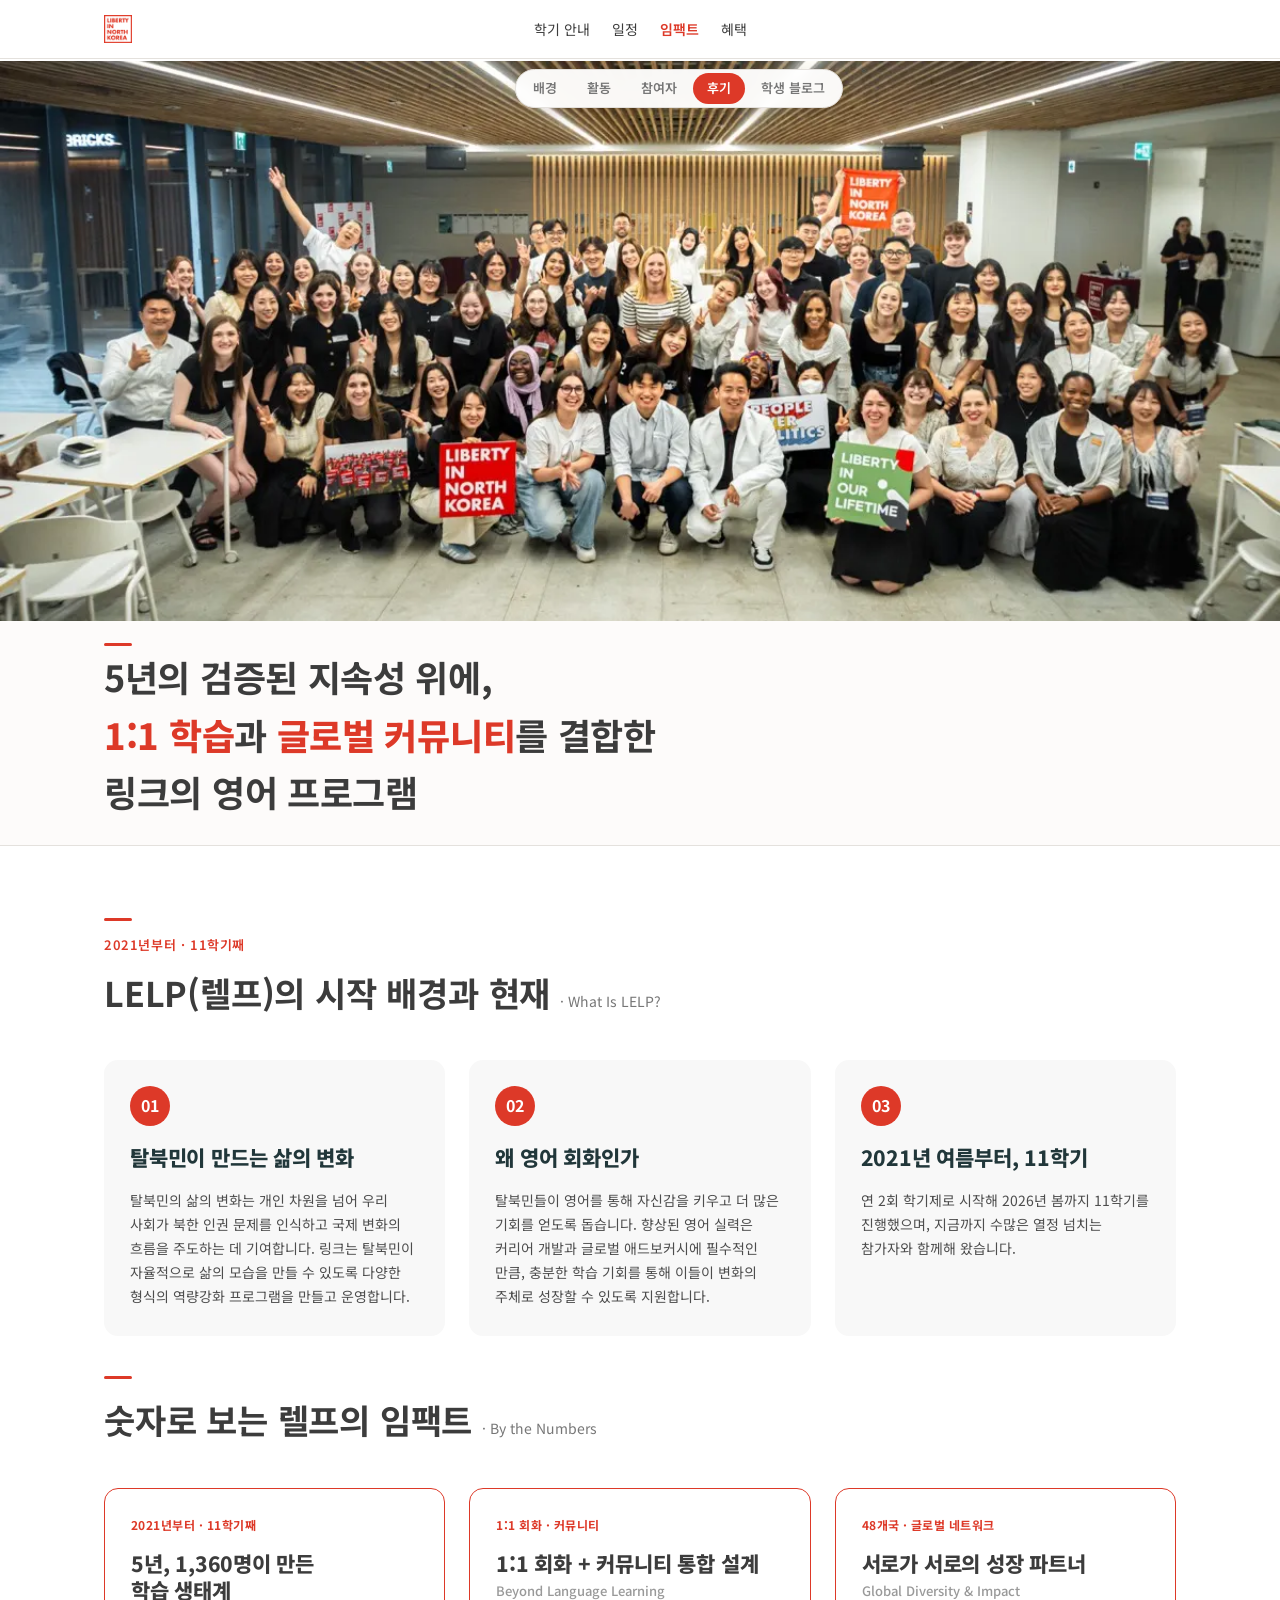
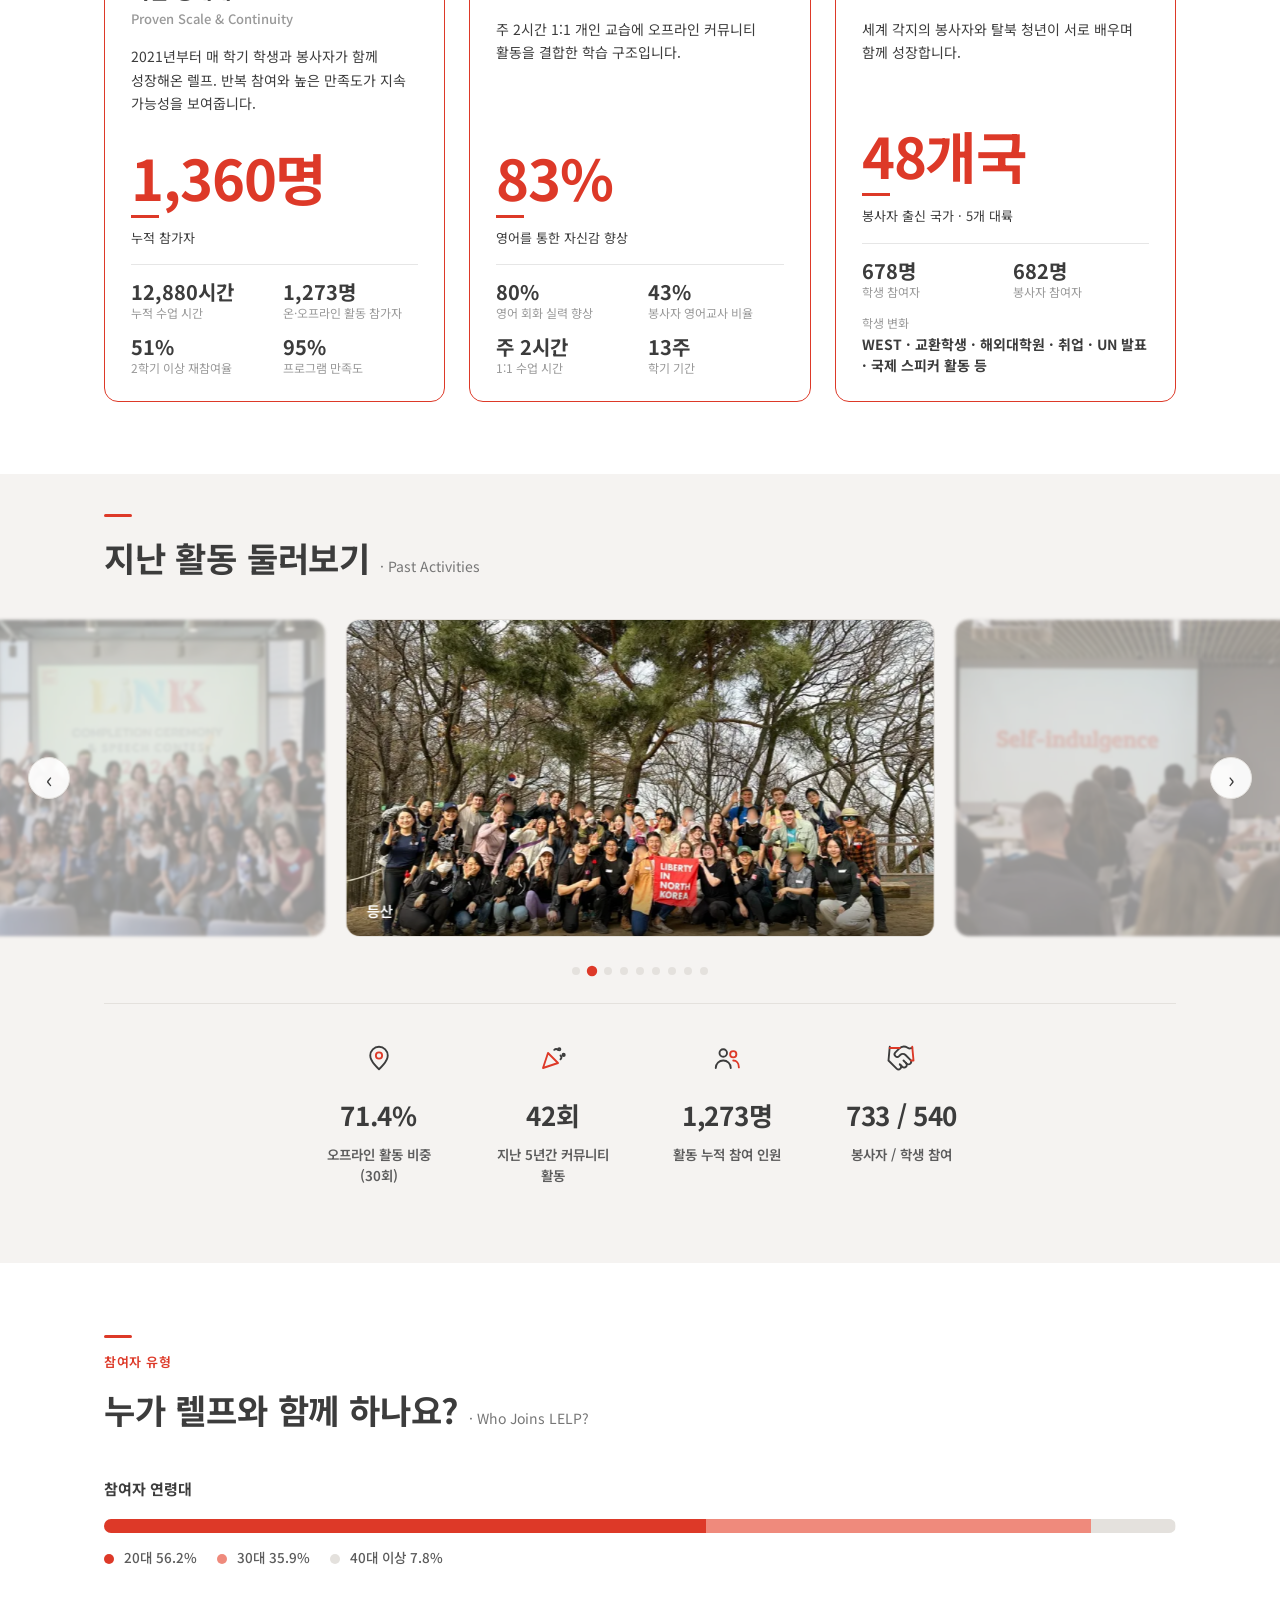
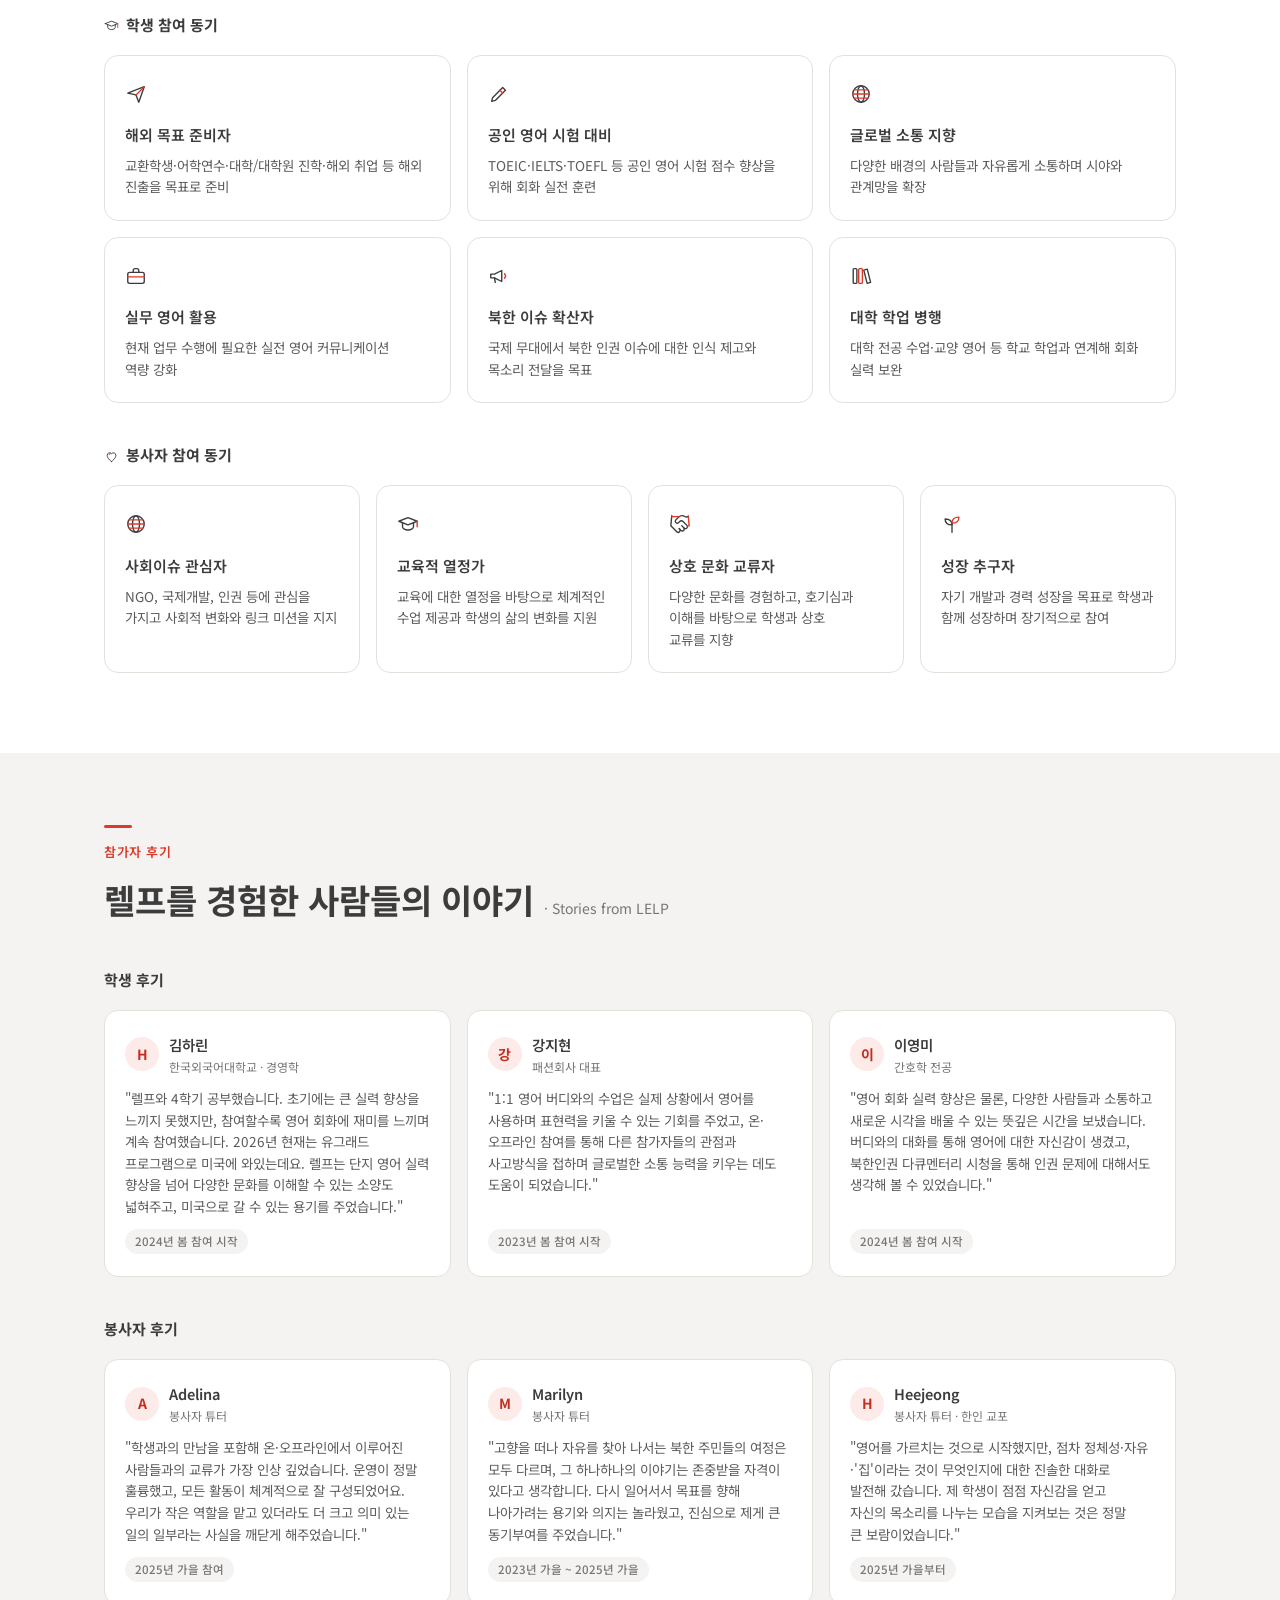
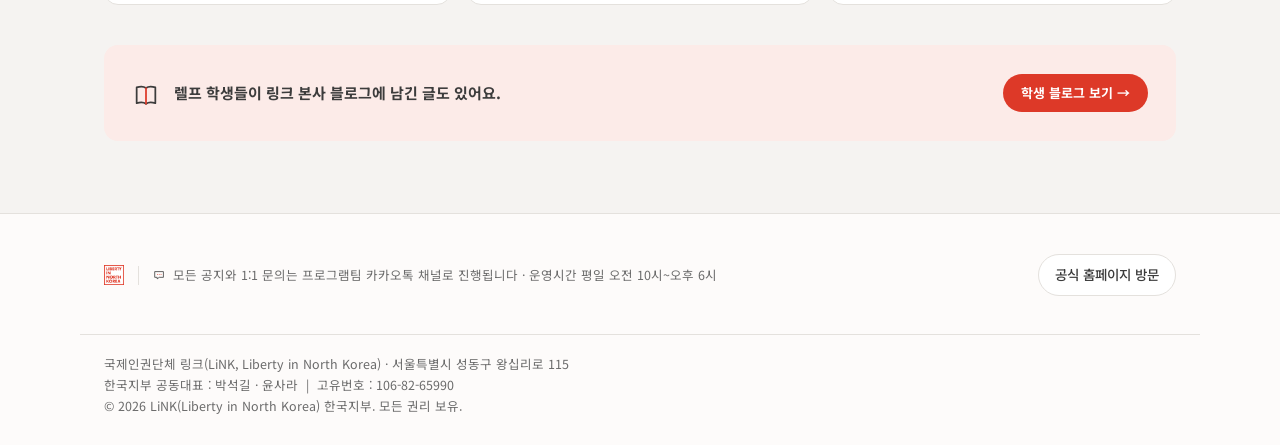
<file: impact.html>
<!DOCTYPE html>
<html lang="ko">
<head>
<meta charset="UTF-8">
<meta name="viewport" content="width=device-width, initial-scale=1.0">
<title>LELP · LiNK English Language Program · Fall 2026</title>
<meta name="description" content="LiNK(Liberty in North Korea) 렐프(LELP) — 탈북 청년과 글로벌 봉사자를 연결하는 1:1 영어 회화 프로그램. 소개, 임팩트, 참가자 후기.">
<link rel="icon" href="assets/link-logo-box.png" type="image/png">
<link rel="preconnect" href="https://fonts.googleapis.com">
<link rel="preconnect" href="https://fonts.gstatic.com" crossorigin>
<link href="https://fonts.googleapis.com/css2?family=Noto+Sans+KR:wght@400;500;600;700;800&display=swap" rel="stylesheet">
<link rel="stylesheet" href="styles.css">
</head>
<body data-role="student">
<svg class="ic-sprite" aria-hidden="true" focusable="false"><symbol id="ic-calendar" viewBox="0 0 24 24"><rect x="3" y="5" width="18" height="16" rx="2"/><path d="M3 10h18M8 3v4M16 3v4"/><rect style="stroke:var(--ic-accent);fill:var(--ic-accent-fill)" x="7" y="13" width="3" height="3" rx="0.5"/></symbol><symbol id="ic-megaphone" viewBox="0 0 24 24"><path d="M3 10v4h4l8 4V6l-8 4H3z"/><path d="M7 14l1 5"/><path style="stroke:var(--ic-accent)" d="M18 9.5c1.5 1.5 1.5 3.5 0 5"/></symbol><symbol id="ic-alert" viewBox="0 0 24 24"><path d="M12 3.5 21.5 20H2.5L12 3.5z"/><path d="M12 9v5"/><circle style="stroke:var(--ic-accent);fill:var(--ic-accent-fill)" cx="12" cy="17" r="0.9"/></symbol><symbol id="ic-laptop" viewBox="0 0 24 24"><rect x="4" y="5" width="16" height="11" rx="1.5"/><path d="M2 19h20"/><path style="stroke:var(--ic-accent)" d="M10 19h4"/></symbol><symbol id="ic-book" viewBox="0 0 24 24"><rect x="5" y="3" width="14" height="18" rx="1.5"/><path d="M9 3v18"/><path style="stroke:var(--ic-accent)" d="M14 3v6"/></symbol><symbol id="ic-handshake" viewBox="0 0 24 24"><path d="m11 17 2 2a1 1 0 1 0 3-3"/><path d="m14 14 2.5 2.5a1 1 0 1 0 3-3l-3.88-3.88a3 3 0 0 0-4.24 0l-.88.88a1 1 0 1 1-3-3l2.81-2.81a5.79 5.79 0 0 1 7.06-.87l.47.28a2 2 0 0 0 1.42.25L21 4"/><path style="stroke:var(--ic-accent)" d="m21 3 1 11h-2"/><path d="M3 3 2 14l6.5 6.5a1 1 0 1 0 3-3"/><path style="stroke:var(--ic-accent)" d="M3 4h8"/></symbol><symbol id="ic-topic-off" viewBox="0 0 24 24"><path d="M4 6h16v10h-8l-4 3v-3H4z"/><path style="stroke:var(--ic-accent)" d="M6 19 19 4"/></symbol><symbol id="ic-camera" viewBox="0 0 24 24"><rect x="3" y="7" width="18" height="13" rx="2"/><path d="M8 7l1.5-3h5L16 7"/><circle style="stroke:var(--ic-accent);fill:var(--ic-accent-fill)" cx="12" cy="13.5" r="3.5"/></symbol><symbol id="ic-pencil" viewBox="0 0 24 24"><path d="M4 20l1-4L16 5l3 3L8 19l-4 1z"/><path style="stroke:var(--ic-accent)" d="M13 8l3 3"/></symbol><symbol id="ic-mail" viewBox="0 0 24 24"><rect x="3" y="5" width="18" height="14" rx="2"/><path style="stroke:var(--ic-accent)" d="M3 7.5 12 13l9-5.5"/></symbol><symbol id="ic-mic" viewBox="0 0 24 24"><rect style="stroke:var(--ic-accent);fill:var(--ic-accent-fill)" x="9" y="3" width="6" height="11" rx="3"/><path d="M6 11a6 6 0 0 0 12 0M12 17v4M9 21h6"/></symbol><symbol id="ic-gamepad" viewBox="0 0 24 24"><rect x="2" y="8" width="20" height="10" rx="5"/><path d="M7 11v4M5 13h4"/><circle style="stroke:var(--ic-accent);fill:var(--ic-accent-fill)" cx="15.5" cy="12" r="1"/><circle style="stroke:var(--ic-accent);fill:var(--ic-accent-fill)" cx="18" cy="14.2" r="1"/></symbol><symbol id="ic-sneaker" viewBox="0 0 24 24"><path d="M2.5 17h19c0-3-3-4-6-5l-3-2.5c-1-.8-2-.6-2.6.4L8 13c-3 0-5.5 1-5.5 4z"/><path d="M2.5 19.5h19"/><path style="stroke:var(--ic-accent)" d="M9 13l1.5-1.5M11 14l1.5-1.5"/></symbol><symbol id="ic-people" viewBox="0 0 24 24"><circle cx="9" cy="8" r="3"/><path d="M3 20c0-3.5 2.7-6 6-6s6 2.5 6 6"/><circle style="stroke:var(--ic-accent);fill:var(--ic-accent-fill)" cx="17" cy="9" r="2.5"/><path style="stroke:var(--ic-accent)" d="M17 14c2.5 0 4.5 2 4.5 5.5"/></symbol><symbol id="ic-clapper" viewBox="0 0 24 24"><rect x="3" y="10" width="18" height="11" rx="2"/><path d="M3 10l2-5 16 2-1 3"/><path style="stroke:var(--ic-accent)" d="M8 5.5l2 4M13 6.2l2 4"/></symbol><symbol id="ic-party" viewBox="0 0 24 24"><path style="stroke:var(--ic-accent);fill:var(--ic-accent-fill)" d="M4 20l4-12 8 8-12 4z"/><path d="M13 5.5c1-1 2-1 3 0M18 10c1 1 1 2 0 3"/><circle cx="17" cy="5" r="0.9"/><circle cx="20.5" cy="9.5" r="0.9"/></symbol><symbol id="ic-pin" viewBox="0 0 24 24"><path d="M12 21s-7-6-7-11a7 7 0 0 1 14 0c0 5-7 11-7 11z"/><circle style="stroke:var(--ic-accent);fill:var(--ic-accent-fill)" cx="12" cy="10" r="2.5"/></symbol><symbol id="ic-pen" viewBox="0 0 24 24"><path d="M4 20l3-8 9-9 5 5-9 9-8 3z"/><path style="stroke:var(--ic-accent)" d="M7 12l5 5"/><circle style="stroke:var(--ic-accent);fill:var(--ic-accent-fill)" cx="13" cy="11" r="1.2"/></symbol><symbol id="ic-books" viewBox="0 0 24 24"><rect x="3.5" y="4" width="4" height="16" rx="1"/><rect style="stroke:var(--ic-accent);fill:var(--ic-accent-fill)" x="9.5" y="4" width="4" height="16" rx="1"/><path d="M15 5.5l3.8-1 3.7 14.5-3.8 1z"/></symbol><symbol id="ic-globe" viewBox="0 0 24 24"><circle cx="12" cy="12" r="9"/><ellipse cx="12" cy="12" rx="3.8" ry="9"/><path style="stroke:var(--ic-accent)" d="M3 12h18M4.5 7.5h15M4.5 16.5h15"/></symbol><symbol id="ic-sprout" viewBox="0 0 24 24"><path d="M12 21V11"/><path d="M12 13c0-4-3-6.5-7.5-6.5C4.5 10.5 7.5 13 12 13z"/><path style="stroke:var(--ic-accent);fill:var(--ic-accent-fill)" d="M12 11c0-4 3-6.5 7.5-6.5C19.5 8.5 16.5 11 12 11z"/></symbol><symbol id="ic-grad" viewBox="0 0 24 24"><path d="M2 9l10-4 10 4-10 4L2 9z"/><path d="M6 11v4c0 2 3 3.5 6 3.5s6-1.5 6-3.5v-4"/><path style="stroke:var(--ic-accent)" d="M22 9v6"/></symbol><symbol id="ic-medal" viewBox="0 0 24 24"><circle style="stroke:var(--ic-accent);fill:var(--ic-accent-fill)" cx="12" cy="15" r="5"/><path d="M9.5 10.5 6.5 3H11l1.5 3.5M14.5 10.5 17.5 3H13"/></symbol><symbol id="ic-sparkle" viewBox="0 0 24 24"><path d="M10 3c.7 4.3 2.2 5.8 6.5 6.5-4.3.7-5.8 2.2-6.5 6.5-.7-4.3-2.2-5.8-6.5-6.5C7.8 8.8 9.3 7.3 10 3z"/><path style="stroke:var(--ic-accent)" d="M18 14.5v5M15.5 17h5"/></symbol><symbol id="ic-trophy" viewBox="0 0 24 24"><path d="M7 4h10v5a5 5 0 0 1-10 0V4z"/><path d="M7 6H4a3 3 0 0 0 3 4M17 6h3a3 3 0 0 1-3 4"/><path d="M12 14v3M8 20h8"/><path style="stroke:var(--ic-accent);fill:var(--ic-accent-fill)" d="M10 17h4v3h-4z"/></symbol><symbol id="ic-bulb" viewBox="0 0 24 24"><path d="M8.5 14a5.5 5.5 0 1 1 7 0c-1 1-1.5 2-1.5 3h-4c0-1-.5-2-1.5-3z"/><path d="M10 20h4"/><path style="stroke:var(--ic-accent)" d="M11 10.5l1 2 1-2"/></symbol><symbol id="ic-card" viewBox="0 0 24 24"><rect x="2" y="6" width="20" height="13" rx="2"/><path style="stroke:var(--ic-accent);fill:var(--ic-accent-fill)" d="M2 9.5h20v2.5H2z"/><path d="M6 15.5h4"/></symbol><symbol id="ic-briefcase" viewBox="0 0 24 24"><rect x="3" y="8" width="18" height="12" rx="2"/><path d="M9 8V6a2 2 0 0 1 2-2h2a2 2 0 0 1 2 2v2"/><path style="stroke:var(--ic-accent)" d="M3 13h18"/></symbol><symbol id="ic-plane" viewBox="0 0 24 24"><path d="M3 11 21 4l-6 17-3-8-9-2z"/><path style="stroke:var(--ic-accent)" d="M12 13l9-9"/></symbol><symbol id="ic-dining" viewBox="0 0 24 24"><path d="M7 3v5a2 2 0 0 0 4 0V3M9 10v11"/><path style="stroke:var(--ic-accent);fill:var(--ic-accent-fill)" d="M17 3c-2.5 2-2.5 8 0 10v8"/></symbol><symbol id="ic-chat" viewBox="0 0 24 24"><path d="M4 5h16v11h-8l-4 3v-3H4z"/><path style="stroke:var(--ic-accent)" d="M8.5 10.5h.01M12 10.5h.01M15.5 10.5h.01"/></symbol><symbol id="ic-heart" viewBox="0 0 24 24"><path d="M12 20s-7-4.5-7-10a4 4 0 0 1 7-2.5A4 4 0 0 1 19 10c0 5.5-7 10-7 10z"/><path style="stroke:var(--ic-accent)" d="M8.3 9c.2-1 1-1.8 2-2.2"/></symbol><symbol id="ic-book-open" viewBox="0 0 24 24"><path d="M12 6c-2-1.5-5-1.5-8-.5V19c3-1 6-1 8 .5 2-1.5 5-1.5 8-.5V5.5c-3-1-6-1-8 .5z"/><path style="stroke:var(--ic-accent)" d="M12 6v13.5"/></symbol></svg>

<!-- ============ HEADER ============ -->
<header class="site-header">
  <div class="header-inner">
    <a class="brand" href="index.html">
      <span class="brand-lockup">
        <span class="brand-row">
          <img class="brand-mark" src="assets/link-logo-box.png" alt="LiNK — Liberty in North Korea">
        </span>
      </span>
    </a>

    <nav class="main-nav">
      <a href="index.html"><span data-r-student>학기 안내</span><span data-r-volunteer>Guide</span></a>
      <a href="timeline.html"><span data-r-student>일정</span><span data-r-volunteer>Schedule</span></a>
      <a href="impact.html"><span data-r-student>임팩트</span><span data-r-volunteer>Impact</span></a>
      <a href="benefits.html"><span data-r-student>혜택</span><span data-r-volunteer>Benefits</span></a>
    </nav>

    <div class="role-switch" role="group" aria-label="역할 선택 / Choose your role">
      <span class="role-switch-thumb" aria-hidden="true"></span>
      <button class="role-btn" data-role-btn="student" aria-pressed="true">학생</button>
      <button class="role-btn" data-role-btn="volunteer" aria-pressed="false">Volunteer</button>
    </div>

    <button class="nav-toggle" aria-label="메뉴 열기" aria-expanded="false"><span></span><span></span><span></span></button>
  </div>
  <nav class="mobile-nav">
    <a href="index.html"><span data-r-student>학기 안내</span><span data-r-volunteer>Guide</span></a>
    <a href="timeline.html"><span data-r-student>일정</span><span data-r-volunteer>Schedule</span></a>
    <a href="impact.html"><span data-r-student>임팩트</span><span data-r-volunteer>Impact</span></a>
    <a href="benefits.html"><span data-r-student>혜택</span><span data-r-volunteer>Benefits</span></a>
  </nav>
</header>

<!-- ============ SUB-NAV (jump to section, this page only) ============ -->
<nav class="subnav" aria-label="소개 페이지 섹션 이동">
  <div class="subnav-inner">
    <span class="subnav-thumb" aria-hidden="true"></span>
    <a href="#about" class="subnav-link"><span data-r-student>배경</span><span data-r-volunteer>Background</span></a>
    <a href="#activities" class="subnav-link"><span data-r-student>활동</span><span data-r-volunteer>Activities</span></a>
    <a href="#participants" class="subnav-link"><span data-r-student>참여자</span><span data-r-volunteer>Participants</span></a>
    <a href="#testimonials" class="subnav-link"><span data-r-student>후기</span><span data-r-volunteer>Testimonials</span></a>
    <a href="blog.html" class="subnav-link"><span data-r-student>학생 블로그</span><span data-r-volunteer>Student Blog</span></a>
  </div>
</nav>

<main id="top">

  <!-- ============ HERO ============ -->
  <section class="page-hero hero-impact page-hero-stacked">
    <div class="hero-bg">
      <img src="assets/overview/00-group-photo.webp" alt="LiNK team group photo" loading="eager">
    </div>
    <div class="hero-overlay"></div>
    <div class="container">
      <span class="hero-over" aria-hidden="true"></span>
      <h1>
        <span data-r-student>5년의 검증된 지속성 위에,<br><strong>1:1 학습</strong>과 <strong>글로벌 커뮤니티</strong>를 결합한<br>링크의 영어 프로그램</span>
        <span data-r-volunteer>Help students speak with <strong>confidence</strong> — and join a <strong>global&nbsp;community</strong> advocating for change.</span>
      </h1>
    </div>
  </section>

  <!-- ============ ABOUT ============ -->
  <section id="about">
    <div class="container">
      <div class="section-head">
        <span class="kicker"><span data-r-student>2021년부터 · 11학기째</span><span data-r-volunteer>SINCE 2021 · 11 SEMESTERS</span></span>
        <div class="sh-row">
          <h2>
            <span data-r-student>LELP(렐프)의 시작 배경과 현재 <span class="sh-sub">· What Is LELP?</span></span>
            <span data-r-volunteer>What Is LELP?</span>
          </h2>
        </div>
      </div>

      <div class="about-grid">
        <div class="about-card">
          <div class="num">01</div>
          <h3>
            <span data-r-student>탈북민이 만드는 삶의 변화</span>
            <span data-r-volunteer>A biannual English conversation program</span>
          </h3>
          <p>
            <span data-r-student>탈북민의 삶의 변화는 개인 차원을 넘어 우리 사회가 북한 인권 문제를 인식하고 국제 변화의 흐름을 주도하는 데 기여합니다. 링크는 탈북민이 자율적으로 삶의 모습을 만들 수 있도록 다양한 형식의 역량강화 프로그램을 만들고 운영합니다.</span>
            <span data-r-volunteer>The LiNK English Language Program (LELP) connects North Korean students with global volunteers for 1:1 English sessions held online, complemented by in-person activities.</span>
          </p>
        </div>

        <div class="about-card">
          <div class="num">02</div>
          <h3>
            <span data-r-student>왜 영어 회화인가</span>
            <span data-r-volunteer>2 hours a week, for 12 weeks</span>
          </h3>
          <p>
            <span data-r-student>탈북민들이 영어를 통해 자신감을 키우고 더 많은 기회를 얻도록 돕습니다. 향상된 영어 실력은 커리어 개발과 글로벌 애드보커시에 필수적인 만큼, 충분한 학습 기회를 통해 이들이 변화의 주체로 성장할 수 있도록 지원합니다.</span>
            <span data-r-volunteer>By meeting two hours a week, volunteers help students improve their speaking skills, build confidence, and prepare for academic and career opportunities.</span>
          </p>
        </div>

        <div class="about-card">
          <div class="num">03</div>
          <h3>
            <span data-r-student>2021년 여름부터, 11학기</span>
            <span data-r-volunteer>Amplifying voices, advocating for change</span>
          </h3>
          <p>
            <span data-r-student>연 2회 학기제로 시작해 2026년 봄까지 11학기를 진행했으며, 지금까지 수많은 열정 넘치는 참가자와 함께해 왔습니다.</span>
            <span data-r-volunteer>Many students go on to use their English to amplify their voices and advocate for change on the global stage.</span>
          </p>
        </div>
      </div>

      <div class="section-head section-head-spaced">
        <div class="sh-row">
          <h2><span data-r-student>숫자로 보는 렐프의 임팩트 <span class="sh-sub">· By the Numbers</span></span><span data-r-volunteer>LELP's Impact by the Numbers</span></h2>
        </div>
      </div>
      <div class="impact-cards">
        <article class="impact-card">
          <span class="impact-badge"><span data-r-student>2021년부터 · 11학기째</span><span data-r-volunteer>SINCE 2021 · 11 SEMESTERS</span></span>
          <div class="impact-title">
            <h3><span data-r-student>5년, 1,360명이 만든 학습 생태계</span><span data-r-volunteer>1,360 Participants, 5 Years Strong</span></h3>
            <span class="impact-subtitle">Proven Scale &amp; Continuity</span>
          </div>
          <p>
            <span data-r-student>2021년부터 매 학기 학생과 봉사자가 함께 성장해온 렐프. 반복 참여와 높은 만족도가 지속 가능성을 보여줍니다.</span>
            <span data-r-volunteer>Since 2021, students and volunteers have grown together every semester — sustained engagement and high satisfaction show the program's staying power.</span>
          </p>
          <div class="impact-hero-stat">
            <strong>1,360<span data-r-student>명</span></strong>
            <span class="impact-hero-bar"></span>
            <span class="impact-hero-label"><span data-r-student>누적 참가자</span><span data-r-volunteer>Total participants</span></span>
          </div>
          <div class="impact-stat-grid">
            <div class="impact-stat"><strong>12,880<span data-r-student>시간</span><span data-r-volunteer> hrs</span></strong><span><span data-r-student>누적 수업 시간</span><span data-r-volunteer>Cumulative class hours</span></span></div>
            <div class="impact-stat"><strong>1,273<span data-r-student>명</span></strong><span><span data-r-student>온·오프라인 활동 참가자</span><span data-r-volunteer>Event participants</span></span></div>
            <div class="impact-stat"><strong>51%</strong><span><span data-r-student>2학기 이상 재참여율</span><span data-r-volunteer>Returning after 2+ semesters</span></span></div>
            <div class="impact-stat"><strong>95%</strong><span><span data-r-student>프로그램 만족도</span><span data-r-volunteer>Program satisfaction</span></span></div>
          </div>
        </article>

        <article class="impact-card">
          <span class="impact-badge"><span data-r-student>1:1 회화 · 커뮤니티</span><span data-r-volunteer>1:1 CONVERSATION · COMMUNITY</span></span>
          <div class="impact-title">
            <h3><span data-r-student>1:1 회화 + 커뮤니티 통합 설계</span><span data-r-volunteer>More Than Language Practice</span></h3>
            <span class="impact-subtitle">Beyond Language Learning</span>
          </div>
          <p>
            <span data-r-student>주 2시간 1:1 개인 교습에 오프라인 커뮤니티 활동을 결합한 학습 구조입니다.</span>
            <span data-r-volunteer>A weekly two-hour 1:1 session paired with in-person community activities.</span>
          </p>
          <div class="impact-hero-stat">
            <strong>83%</strong>
            <span class="impact-hero-bar"></span>
            <span class="impact-hero-label"><span data-r-student>영어를 통한 자신감 향상</span><span data-r-volunteer>Gained confidence through English</span></span>
          </div>
          <div class="impact-stat-grid">
            <div class="impact-stat"><strong>80%</strong><span><span data-r-student>영어 회화 실력 향상</span><span data-r-volunteer>Speaking improvement</span></span></div>
            <div class="impact-stat"><strong>43%</strong><span><span data-r-student>봉사자 영어교사 비율</span><span data-r-volunteer>Volunteers who teach English</span></span></div>
            <div class="impact-stat"><strong><span data-r-student>주 2시간</span><span data-r-volunteer>2 hrs/wk</span></strong><span><span data-r-student>1:1 수업 시간</span><span data-r-volunteer>1:1 session time</span></span></div>
            <div class="impact-stat"><strong>13<span data-r-student>주</span><span data-r-volunteer> wks</span></strong><span><span data-r-student>학기 기간</span><span data-r-volunteer>Semester length</span></span></div>
          </div>
        </article>

        <article class="impact-card">
          <span class="impact-badge"><span data-r-student>48개국 · 글로벌 네트워크</span><span data-r-volunteer>48 COUNTRIES · GLOBAL NETWORK</span></span>
          <div class="impact-title">
            <h3><span data-r-student>서로가 서로의 성장 파트너</span><span data-r-volunteer>Growth Partners for Each Other</span></h3>
            <span class="impact-subtitle">Global Diversity &amp; Impact</span>
          </div>
          <p>
            <span data-r-student>세계 각지의 봉사자와 탈북 청년이 서로 배우며 함께 성장합니다.</span>
            <span data-r-volunteer>Volunteers from around the world and North Korean youth learn from each other and grow together.</span>
          </p>
          <div class="impact-hero-stat">
            <strong>48<span data-r-student>개국</span><small data-r-volunteer>countries</small></strong>
            <span class="impact-hero-bar"></span>
            <span class="impact-hero-label"><span data-r-student>봉사자 출신 국가 · 5개 대륙</span><span data-r-volunteer>Volunteer countries of origin · 5 continents</span></span>
          </div>
          <div class="impact-stat-grid">
            <div class="impact-stat"><strong>678<span data-r-student>명</span></strong><span><span data-r-student>학생 참여자</span><span data-r-volunteer>Student participants</span></span></div>
            <div class="impact-stat"><strong>682<span data-r-student>명</span></strong><span><span data-r-student>봉사자 참여자</span><span data-r-volunteer>Volunteer participants</span></span></div>
            <div class="impact-stat impact-stat-wide">
              <span><span data-r-student>학생 변화</span><span data-r-volunteer>Student outcomes</span></span>
              <strong>
                <span data-r-student>WEST · 교환학생 · 해외대학원 · 취업 · UN 발표 · 국제 스피커 활동 등</span>
                <span data-r-volunteer>WEST Program · exchange programs · grad school abroad · international jobs · UN talks · public speaking engagements</span>
              </strong>
            </div>
          </div>
        </article>
      </div>
    </div>
  </section>

  <!-- ============ PAST ACTIVITIES (impact evidence) ============ -->
  <section id="activities" class="alt-bg">
    <div class="container">
      <div class="section-head">
        <div class="sh-row">
          <h2><span data-r-student>지난 활동 둘러보기 <span class="sh-sub">· Past Activities</span></span><span data-r-volunteer>Past Activities</span></h2>
        </div>
      </div>
      <div class="gallery-carousel" data-carousel>
        <div class="carousel-viewport">
          <div class="carousel-track">
            <figure class="carousel-slide">
              <img src="assets/overview/01-graduation.webp" alt="Completion Ceremony" loading="lazy">
              <figcaption><span data-r-student>수료식</span><span data-r-volunteer>Completion Ceremony</span></figcaption>
            </figure>
            <figure class="carousel-slide">
              <img src="assets/overview/02-hiking.webp" alt="Hiking" loading="lazy">
              <figcaption><span data-r-student>등산</span><span data-r-volunteer>Hiking</span></figcaption>
            </figure>
            <figure class="carousel-slide">
              <img src="assets/overview/03-speech-contest.webp" alt="Speech Contest" loading="lazy">
              <figcaption><span data-r-student>스피치 콘테스트</span><span data-r-volunteer>Speech Contest</span></figcaption>
            </figure>
            <figure class="carousel-slide">
              <img src="assets/overview/04-seoul-forest.webp" alt="Seoul Forest Hangout" loading="lazy">
              <figcaption><span data-r-student>서울숲 행아웃</span><span data-r-volunteer>Seoul Forest Hangout</span></figcaption>
            </figure>
            <figure class="carousel-slide">
              <img src="assets/overview/05-culture-exchange.webp" alt="Cultural Exchange" loading="lazy">
              <figcaption><span data-r-student>문화 교류</span><span data-r-volunteer>Cultural Exchange</span></figcaption>
            </figure>
            <figure class="carousel-slide">
              <img src="assets/overview/06-book-club.webp" alt="Book Club" loading="lazy">
              <figcaption><span data-r-student>북클럽</span><span data-r-volunteer>Book Club</span></figcaption>
            </figure>
            <figure class="carousel-slide">
              <img src="assets/overview/07-palace-hangout.webp" alt="Palace Hangout" loading="lazy">
              <figcaption><span data-r-student>팰리스 행아웃</span><span data-r-volunteer>Palace Hangout</span></figcaption>
            </figure>
            <figure class="carousel-slide">
              <img src="assets/overview/08-identity-dialogue.webp" alt="Identity Dialogue Workshop" loading="lazy">
              <figcaption><span data-r-student>정체성 다이얼로그</span><span data-r-volunteer>Identity Dialogue Workshop</span></figcaption>
            </figure>
            <figure class="carousel-slide">
              <img src="assets/overview/09-sports.webp" alt="Sports Activity" loading="lazy">
              <figcaption><span data-r-student>스포츠 활동</span><span data-r-volunteer>Sports Activity</span></figcaption>
            </figure>
          </div>
          <button type="button" class="carousel-arrow carousel-arrow-prev" aria-label="이전 사진">‹</button>
          <button type="button" class="carousel-arrow carousel-arrow-next" aria-label="다음 사진">›</button>
        </div>
        <div class="carousel-dots">
          <button type="button" class="carousel-dot is-active" aria-label="1번 사진으로 이동"></button>
          <button type="button" class="carousel-dot" aria-label="2번 사진으로 이동"></button>
          <button type="button" class="carousel-dot" aria-label="3번 사진으로 이동"></button>
          <button type="button" class="carousel-dot" aria-label="4번 사진으로 이동"></button>
          <button type="button" class="carousel-dot" aria-label="5번 사진으로 이동"></button>
          <button type="button" class="carousel-dot" aria-label="6번 사진으로 이동"></button>
          <button type="button" class="carousel-dot" aria-label="7번 사진으로 이동"></button>
          <button type="button" class="carousel-dot" aria-label="8번 사진으로 이동"></button>
          <button type="button" class="carousel-dot" aria-label="9번 사진으로 이동"></button>
        </div>
      </div>

      <div class="stats-bar stats-bar-secondary stats-bar-split">
        <div class="stats-group">
          <div class="stat stat-count">
            <div class="count-icon"><svg class="ic" aria-hidden="true"><use href="#ic-pin"/></svg></div>
            <div class="num">71.4<span data-r-student>%</span></div>
            <div class="label"><span data-r-student>오프라인 활동 비중 (30회)</span><span data-r-volunteer>Offline Events (30)</span></div>
          </div>
          <div class="stat stat-count">
            <div class="count-icon"><svg class="ic" aria-hidden="true"><use href="#ic-party"/></svg></div>
            <div class="num">42<span data-r-student>회</span></div>
            <div class="label"><span data-r-student>지난 5년간 커뮤니티 활동</span><span data-r-volunteer>Community Events Since 2021</span></div>
          </div>
          <div class="stat stat-count">
            <div class="count-icon"><svg class="ic" aria-hidden="true"><use href="#ic-people"/></svg></div>
            <div class="num">1,273<span data-r-student>명</span></div>
            <div class="label"><span data-r-student>활동 누적 참여 인원</span><span data-r-volunteer>Cumulative Event Attendance</span></div>
          </div>
          <div class="stat stat-count">
            <div class="count-icon"><svg class="ic" aria-hidden="true"><use href="#ic-handshake"/></svg></div>
            <div class="num">733 / 540</div>
            <div class="label"><span data-r-student>봉사자 / 학생 참여</span><span data-r-volunteer>Volunteers / Students</span></div>
          </div>
        </div>
      </div>
    </div>
  </section>

  <!-- ============ PARTICIPANTS ============ -->
  <section id="participants">
    <div class="container">
      <div class="section-head">
        <span class="kicker"><span data-r-student>참여자 유형</span><span data-r-volunteer>Participant Types</span></span>
        <div class="sh-row">
          <h2><span data-r-student>누가 렐프와 함께 하나요? <span class="sh-sub">· Who Joins LELP?</span></span><span data-r-volunteer>Who Joins LELP?</span></h2>
        </div>
      </div>

      <div class="age-block">
        <h3 class="sub-head"><span data-r-student>참여자 연령대</span><span data-r-volunteer>Participant Age Distribution</span></h3>
        <div class="age-bar">
          <span class="age-seg age-seg-1" style="width:56.2%"></span>
          <span class="age-seg age-seg-2" style="width:35.9%"></span>
          <span class="age-seg age-seg-3" style="width:7.8%"></span>
        </div>
        <div class="age-legend">
          <span><i class="age-seg-1"></i> <span data-r-student>20대</span><span data-r-volunteer>20s</span> 56.2%</span>
          <span><i class="age-seg-2"></i> <span data-r-student>30대</span><span data-r-volunteer>30s</span> 35.9%</span>
          <span><i class="age-seg-3"></i> <span data-r-student>40대 이상</span><span data-r-volunteer>40+</span> 7.8%</span>
        </div>
      </div>

      <h3 class="sub-head sub-head-spaced"><svg class="ic" aria-hidden="true"><use href="#ic-grad"/></svg> <span data-r-student>학생 참여 동기</span><span data-r-volunteer>Student Motivations</span></h3>
      <div class="motivation-grid">
        <div class="motivation-card">
          <div class="icon"><svg class="ic" aria-hidden="true"><use href="#ic-plane"/></svg></div>
          <h4><span data-r-student>해외 목표 준비자</span><span data-r-volunteer>Overseas Preparers</span></h4>
          <p>
            <span data-r-student>교환학생·어학연수·대학/대학원 진학·해외 취업 등 해외 진출을 목표로 준비</span>
            <span data-r-volunteer>Preparing for exchange programs, study-abroad language courses, university/graduate school, or overseas careers.</span>
          </p>
        </div>
        <div class="motivation-card">
          <div class="icon"><svg class="ic" aria-hidden="true"><use href="#ic-pencil"/></svg></div>
          <h4><span data-r-student>공인 영어 시험 대비</span><span data-r-volunteer>Standardized Exam Prep</span></h4>
          <p>
            <span data-r-student>TOEIC·IELTS·TOEFL 등 공인 영어 시험 점수 향상을 위해 회화 실전 훈련</span>
            <span data-r-volunteer>Practical conversation training for TOEIC, IELTS, TOEFL and other standardized English tests.</span>
          </p>
        </div>
        <div class="motivation-card">
          <div class="icon"><svg class="ic" aria-hidden="true"><use href="#ic-globe"/></svg></div>
          <h4><span data-r-student>글로벌 소통 지향</span><span data-r-volunteer>Global Communicators</span></h4>
          <p>
            <span data-r-student>다양한 배경의 사람들과 자유롭게 소통하며 시야와 관계망을 확장</span>
            <span data-r-volunteer>Freely conversing with people from diverse backgrounds and expanding perspectives and networks.</span>
          </p>
        </div>
        <div class="motivation-card">
          <div class="icon"><svg class="ic" aria-hidden="true"><use href="#ic-briefcase"/></svg></div>
          <h4><span data-r-student>실무 영어 활용</span><span data-r-volunteer>Workplace English</span></h4>
          <p>
            <span data-r-student>현재 업무 수행에 필요한 실전 영어 커뮤니케이션 역량 강화</span>
            <span data-r-volunteer>Strengthening practical English communication for current job responsibilities.</span>
          </p>
        </div>
        <div class="motivation-card">
          <div class="icon"><svg class="ic" aria-hidden="true"><use href="#ic-megaphone"/></svg></div>
          <h4><span data-r-student>북한 이슈 확산자</span><span data-r-volunteer>NK Issue Amplifiers</span></h4>
          <p>
            <span data-r-student>국제 무대에서 북한 인권 이슈에 대한 인식 제고와 목소리 전달을 목표</span>
            <span data-r-volunteer>Raising awareness of North Korean human rights on the international stage and amplifying their voices.</span>
          </p>
        </div>
        <div class="motivation-card">
          <div class="icon"><svg class="ic" aria-hidden="true"><use href="#ic-books"/></svg></div>
          <h4><span data-r-student>대학 학업 병행</span><span data-r-volunteer>Alongside University Studies</span></h4>
          <p>
            <span data-r-student>대학 전공 수업·교양 영어 등 학교 학업과 연계해 회화 실력 보완</span>
            <span data-r-volunteer>Supplementing conversational skills in tandem with university major courses and general English.</span>
          </p>
        </div>
      </div>

      <h3 class="sub-head sub-head-spaced"><svg class="ic" aria-hidden="true"><use href="#ic-heart"/></svg> <span data-r-student>봉사자 참여 동기</span><span data-r-volunteer>Volunteer Motivations</span></h3>
      <div class="motivation-grid motivation-grid-4">
        <div class="motivation-card">
          <div class="icon"><svg class="ic" aria-hidden="true"><use href="#ic-globe"/></svg></div>
          <h4><span data-r-student>사회이슈 관심자</span><span data-r-volunteer>Social Issue-Driven</span></h4>
          <p>
            <span data-r-student>NGO, 국제개발, 인권 등에 관심을 가지고 사회적 변화와 링크 미션을 지지</span>
            <span data-r-volunteer>Interested in NGOs, international development, and human rights — supporting social change and LiNK's mission.</span>
          </p>
        </div>
        <div class="motivation-card">
          <div class="icon"><svg class="ic" aria-hidden="true"><use href="#ic-grad"/></svg></div>
          <h4><span data-r-student>교육적 열정가</span><span data-r-volunteer>Passionate Educators</span></h4>
          <p>
            <span data-r-student>교육에 대한 열정을 바탕으로 체계적인 수업 제공과 학생의 삶의 변화를 지원</span>
            <span data-r-volunteer>Delivering structured lessons out of a passion for teaching and supporting real change in students' lives.</span>
          </p>
        </div>
        <div class="motivation-card">
          <div class="icon"><svg class="ic" aria-hidden="true"><use href="#ic-handshake"/></svg></div>
          <h4><span data-r-student>상호 문화 교류자</span><span data-r-volunteer>Cross-cultural Exchangers</span></h4>
          <p>
            <span data-r-student>다양한 문화를 경험하고, 호기심과 이해를 바탕으로 학생과 상호 교류를 지향</span>
            <span data-r-volunteer>Curious about diverse cultures — pursuing genuine understanding and mutual exchange with students.</span>
          </p>
        </div>
        <div class="motivation-card">
          <div class="icon"><svg class="ic" aria-hidden="true"><use href="#ic-sprout"/></svg></div>
          <h4><span data-r-student>성장 추구자</span><span data-r-volunteer>Growth Seekers</span></h4>
          <p>
            <span data-r-student>자기 개발과 경력 성장을 목표로 학생과 함께 성장하며 장기적으로 참여</span>
            <span data-r-volunteer>Committed to personal development and career growth, participating long-term while growing with students.</span>
          </p>
        </div>
      </div>
    </div>
  </section>

  <!-- ============ TESTIMONIALS ============ -->
  <section id="testimonials" class="alt-bg">
    <div class="container">
      <div class="section-head">
        <span class="kicker"><span data-r-student>참가자 후기</span><span data-r-volunteer>Testimonials</span></span>
        <div class="sh-row">
          <h2><span data-r-student>렐프를 경험한 사람들의 이야기 <span class="sh-sub">· Stories from LELP</span></span><span data-r-volunteer>Stories from LELP</span></h2>
        </div>
      </div>

      <h3 class="sub-head"><span data-r-student>학생 후기</span><span data-r-volunteer>Student Testimonials</span></h3>
      <div class="voices-grid">
        <div class="voice-card">
          <div class="voice-head">
            <span class="voice-avatar">H</span>
            <div>
              <strong><span data-r-student>김하린</span><span data-r-volunteer>Harin Kim</span></strong>
              <span class="voice-meta"><span data-r-student>한국외국어대학교 · 경영학</span><span data-r-volunteer>Hankuk Univ. of Foreign Studies · Business</span></span>
            </div>
          </div>
          <p class="voice-quote">
            <span data-r-student>"렐프와 4학기 공부했습니다. 초기에는 큰 실력 향상을 느끼지 못했지만, 참여할수록 영어 회화에 재미를 느끼며 계속 참여했습니다. 2026년 현재는 유그래드 프로그램으로 미국에 와있는데요. 렐프는 단지 영어 실력 향상을 넘어 다양한 문화를 이해할 수 있는 소양도 넓혀주고, 미국으로 갈 수 있는 용기를 주었습니다."</span>
            <span data-r-volunteer>"I didn't see big improvement at first, but the more I participated the more I began to enjoy English conversation. Now in 2026 I'm in the U.S. through the UGRAD program — LELP gave me the courage to come here."</span>
          </p>
          <span class="voice-tag"><span data-r-student>2024년 봄 참여 시작</span><span data-r-volunteer>Since Spring 2024</span></span>
        </div>
        <div class="voice-card">
          <div class="voice-head">
            <span class="voice-avatar">강</span>
            <div>
              <strong><span data-r-student>강지현</span><span data-r-volunteer>Jihyun Kang</span></strong>
              <span class="voice-meta"><span data-r-student>패션회사 대표</span><span data-r-volunteer>Fashion Company CEO</span></span>
            </div>
          </div>
          <p class="voice-quote">
            <span data-r-student>"1:1 영어 버디와의 수업은 실제 상황에서 영어를 사용하며 표현력을 키울 수 있는 기회를 주었고, 온·오프라인 참여를 통해 다른 참가자들의 관점과 사고방식을 접하며 글로벌한 소통 능력을 키우는 데도 도움이 되었습니다."</span>
            <span data-r-volunteer>"1:1 lessons with my English buddy gave me a real chance to use English in genuine situations. Through online and offline participation, I encountered new perspectives that helped me build my global communication skills."</span>
          </p>
          <span class="voice-tag"><span data-r-student>2023년 봄 참여 시작</span><span data-r-volunteer>Since Spring 2023</span></span>
        </div>
        <div class="voice-card">
          <div class="voice-head">
            <span class="voice-avatar">이</span>
            <div>
              <strong><span data-r-student>이영미</span><span data-r-volunteer>Youngmi Lee</span></strong>
              <span class="voice-meta"><span data-r-student>간호학 전공</span><span data-r-volunteer>Nursing Major</span></span>
            </div>
          </div>
          <p class="voice-quote">
            <span data-r-student>"영어 회화 실력 향상은 물론, 다양한 사람들과 소통하고 새로운 시각을 배울 수 있는 뜻깊은 시간을 보냈습니다. 버디와의 대화를 통해 영어에 대한 자신감이 생겼고, 북한인권 다큐멘터리 시청을 통해 인권 문제에 대해서도 생각해 볼 수 있었습니다."</span>
            <span data-r-volunteer>"I not only improved my English conversation, but also had meaningful time communicating with diverse people. Watching North Korean human rights documentaries let me reflect on human rights issues."</span>
          </p>
          <span class="voice-tag"><span data-r-student>2024년 봄 참여 시작</span><span data-r-volunteer>Since Spring 2024</span></span>
        </div>
      </div>

      <h3 class="sub-head sub-head-spaced"><span data-r-student>봉사자 후기</span><span data-r-volunteer>Volunteer Testimonials</span></h3>
      <div class="voices-grid">
        <div class="voice-card">
          <div class="voice-head">
            <span class="voice-avatar">A</span>
            <div>
              <strong>Adelina</strong>
              <span class="voice-meta"><span data-r-student>봉사자 튜터</span><span data-r-volunteer>Volunteer Tutor</span></span>
            </div>
          </div>
          <p class="voice-quote">
            <span data-r-student>"학생과의 만남을 포함해 온·오프라인에서 이루어진 사람들과의 교류가 가장 인상 깊었습니다. 운영이 정말 훌륭했고, 모든 활동이 체계적으로 잘 구성되었어요. 우리가 작은 역할을 맡고 있더라도 더 크고 의미 있는 일의 일부라는 사실을 깨닫게 해주었습니다."</span>
            <span data-r-volunteer>"What stood out most was the connections with people, both online and offline. Operations were excellent and every activity was thoughtfully structured — I could feel we were part of something bigger and more meaningful."</span>
          </p>
          <span class="voice-tag"><span data-r-student>2025년 가을 참여</span><span data-r-volunteer>Fall 2025</span></span>
        </div>
        <div class="voice-card">
          <div class="voice-head">
            <span class="voice-avatar">M</span>
            <div>
              <strong>Marilyn</strong>
              <span class="voice-meta"><span data-r-student>봉사자 튜터</span><span data-r-volunteer>Volunteer Tutor</span></span>
            </div>
          </div>
          <p class="voice-quote">
            <span data-r-student>"고향을 떠나 자유를 찾아 나서는 북한 주민들의 여정은 모두 다르며, 그 하나하나의 이야기는 존중받을 자격이 있다고 생각합니다. 다시 일어서서 목표를 향해 나아가려는 용기와 의지는 놀라웠고, 진심으로 제게 큰 동기부여를 주었습니다."</span>
            <span data-r-volunteer>"The journeys of North Koreans leaving home in search of freedom are all different, and every story deserves respect. The courage and determination to rise again and pursue their goals truly motivated me."</span>
          </p>
          <span class="voice-tag"><span data-r-student>2023년 가을 ~ 2025년 가을</span><span data-r-volunteer>Fall 2023 – Fall 2025</span></span>
        </div>
        <div class="voice-card">
          <div class="voice-head">
            <span class="voice-avatar">H</span>
            <div>
              <strong>Heejeong</strong>
              <span class="voice-meta"><span data-r-student>봉사자 튜터 · 한인 교포</span><span data-r-volunteer>Volunteer Tutor · Korean-heritage</span></span>
            </div>
          </div>
          <p class="voice-quote">
            <span data-r-student>"영어를 가르치는 것으로 시작했지만, 점차 정체성·자유·'집'이라는 것이 무엇인지에 대한 진솔한 대화로 발전해 갔습니다. 제 학생이 점점 자신감을 얻고 자신의 목소리를 나누는 모습을 지켜보는 것은 정말 큰 보람이었습니다."</span>
            <span data-r-volunteer>"What began as teaching English gradually grew into real conversations about identity, freedom, and what it means to call somewhere home. Watching my student grow more confident was deeply rewarding."</span>
          </p>
          <span class="voice-tag"><span data-r-student>2025년 가을부터</span><span data-r-volunteer>Since Fall 2025</span></span>
        </div>
      </div>

      <div class="blog-teaser">
        <div class="blog-teaser-text">
          <span class="blog-teaser-icon"><svg class="ic" aria-hidden="true"><use href="#ic-book-open"/></svg></span>
          <p>
            <span data-r-student>렐프 학생들이 링크 본사 블로그에 남긴 글도 있어요.</span>
            <span data-r-volunteer>Students have also published their own stories on the LiNK blog.</span>
          </p>
        </div>
        <a href="blog.html" class="btn btn-primary btn-sm">
          <span data-r-student>학생 블로그 보기 →</span><span data-r-volunteer>Read the Student Blog →</span>
        </a>
      </div>
    </div>
  </section>

</main>

<!-- ============ FOOTER ============ -->
<footer class="site-footer">
  <div class="container footer-inner">
    <div class="footer-brand-group">
      <a class="footer-brand" href="index.html">
        <span class="brand-row">
          <img class="brand-mark" src="assets/link-logo-box.png" alt="LiNK">
        </span>
      </a>
      <span class="footer-kakao" data-r-student><svg class="ic" aria-hidden="true"><use href="#ic-chat"/></svg> 모든 공지와 1:1 문의는 프로그램팀 카카오톡 채널로 진행됩니다 · 운영시간 평일 오전 10시~오후 6시</span>
    </div>

    <div class="footer-actions">
      <a data-r-student class="footer-action-btn" href="https://www.libertyinnorthkorea.or.kr/" target="_blank" rel="noopener">공식 홈페이지 방문</a>

      <a data-r-volunteer class="footer-action-btn" href="https://www.libertyinnorthkorea.or.kr/" target="_blank" rel="noopener">Visit LiNK Korea Chapter</a>
      <a data-r-volunteer class="footer-action-btn" href="https://libertyinnorthkorea.org/" target="_blank" rel="noopener">Visit LiNK International (HQ)</a>
    </div>
  </div>

  <div class="container footer-meta">
    <p data-r-student>
      국제인권단체 링크(LiNK, Liberty in North Korea) · 서울특별시 성동구 왕십리로 115<br>
      한국지부 공동대표 : 박석길 · 윤사라 &nbsp;|&nbsp; 고유번호 : 106-82-65990<br>
      © 2026 LiNK(Liberty in North Korea) 한국지부. 모든 권리 보유.
    </p>
    <p data-r-volunteer>
      Liberty in North Korea is a 501(c)3 Nonprofit Organization. EIN 73-1710135.<br>
      © 2026 Liberty in North Korea. All rights reserved.
    </p>
  </div>
</footer>

<script src="script.js"></script>
</body>
</html>
</file>
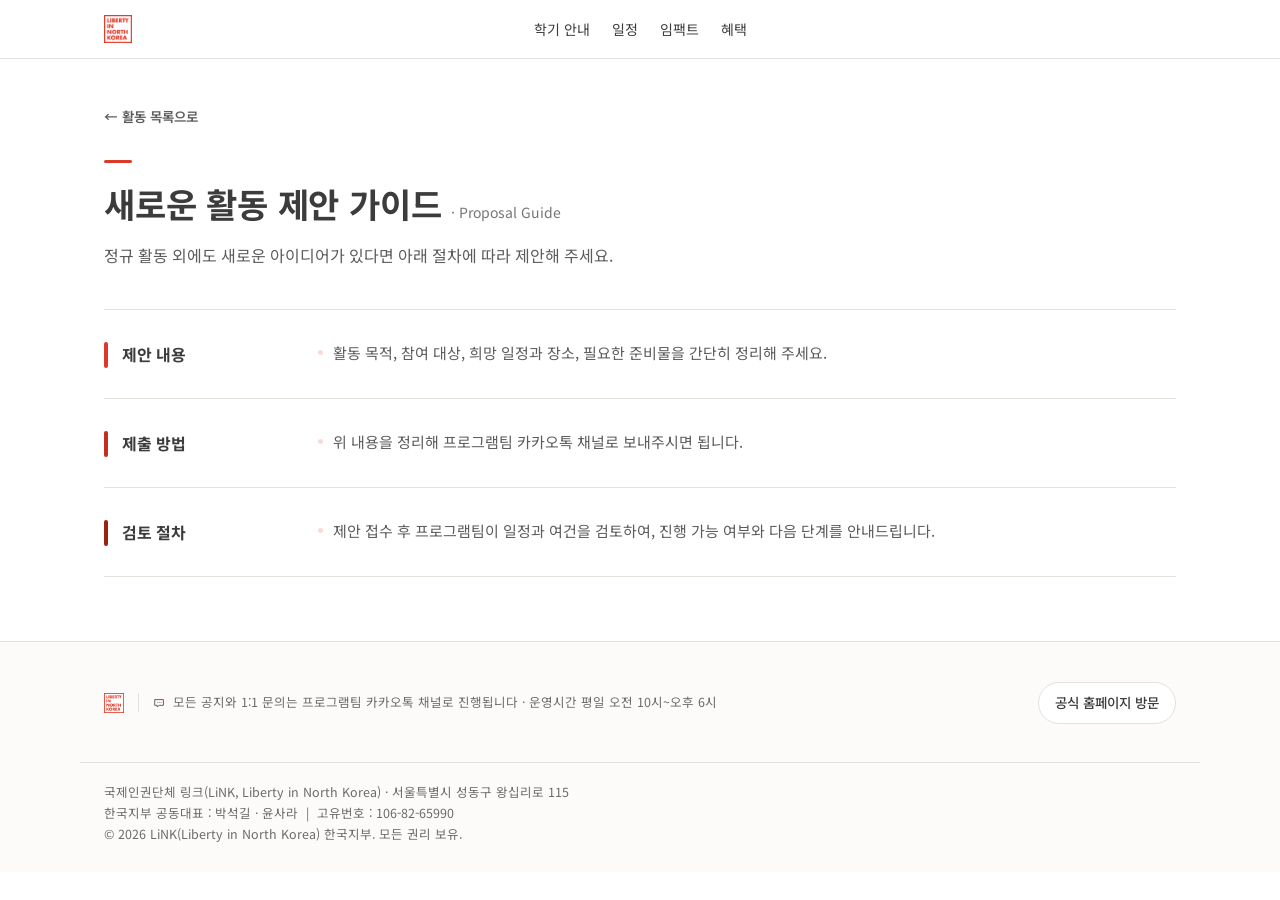
<file: proposal-guide.html>
<!DOCTYPE html>
<html lang="ko">
<head>
<meta charset="UTF-8">
<meta name="viewport" content="width=device-width, initial-scale=1.0">
<title>활동 제안 가이드 · LELP · LiNK English Language Program</title>
<meta name="description" content="렐프(LELP) 새로운 활동 제안 방법 및 절차 안내.">
<link rel="icon" href="assets/link-logo-box.png" type="image/png">
<link rel="preconnect" href="https://fonts.googleapis.com">
<link rel="preconnect" href="https://fonts.gstatic.com" crossorigin>
<link href="https://fonts.googleapis.com/css2?family=Noto+Sans+KR:wght@400;500;600;700;800&display=swap" rel="stylesheet">
<link rel="stylesheet" href="styles.css">
</head>
<body data-role="student">
<svg class="ic-sprite" aria-hidden="true" focusable="false"><symbol id="ic-calendar" viewBox="0 0 24 24"><rect x="3" y="5" width="18" height="16" rx="2"/><path d="M3 10h18M8 3v4M16 3v4"/><rect style="stroke:var(--ic-accent);fill:var(--ic-accent-fill)" x="7" y="13" width="3" height="3" rx="0.5"/></symbol><symbol id="ic-megaphone" viewBox="0 0 24 24"><path d="M3 10v4h4l8 4V6l-8 4H3z"/><path d="M7 14l1 5"/><path style="stroke:var(--ic-accent)" d="M18 9.5c1.5 1.5 1.5 3.5 0 5"/></symbol><symbol id="ic-alert" viewBox="0 0 24 24"><path d="M12 3.5 21.5 20H2.5L12 3.5z"/><path d="M12 9v5"/><circle style="stroke:var(--ic-accent);fill:var(--ic-accent-fill)" cx="12" cy="17" r="0.9"/></symbol><symbol id="ic-laptop" viewBox="0 0 24 24"><rect x="4" y="5" width="16" height="11" rx="1.5"/><path d="M2 19h20"/><path style="stroke:var(--ic-accent)" d="M10 19h4"/></symbol><symbol id="ic-book" viewBox="0 0 24 24"><rect x="5" y="3" width="14" height="18" rx="1.5"/><path d="M9 3v18"/><path style="stroke:var(--ic-accent)" d="M14 3v6"/></symbol><symbol id="ic-handshake" viewBox="0 0 24 24"><path d="m11 17 2 2a1 1 0 1 0 3-3"/><path d="m14 14 2.5 2.5a1 1 0 1 0 3-3l-3.88-3.88a3 3 0 0 0-4.24 0l-.88.88a1 1 0 1 1-3-3l2.81-2.81a5.79 5.79 0 0 1 7.06-.87l.47.28a2 2 0 0 0 1.42.25L21 4"/><path style="stroke:var(--ic-accent)" d="m21 3 1 11h-2"/><path d="M3 3 2 14l6.5 6.5a1 1 0 1 0 3-3"/><path style="stroke:var(--ic-accent)" d="M3 4h8"/></symbol><symbol id="ic-topic-off" viewBox="0 0 24 24"><path d="M4 6h16v10h-8l-4 3v-3H4z"/><path style="stroke:var(--ic-accent)" d="M6 19 19 4"/></symbol><symbol id="ic-camera" viewBox="0 0 24 24"><rect x="3" y="7" width="18" height="13" rx="2"/><path d="M8 7l1.5-3h5L16 7"/><circle style="stroke:var(--ic-accent);fill:var(--ic-accent-fill)" cx="12" cy="13.5" r="3.5"/></symbol><symbol id="ic-pencil" viewBox="0 0 24 24"><path d="M4 20l1-4L16 5l3 3L8 19l-4 1z"/><path style="stroke:var(--ic-accent)" d="M13 8l3 3"/></symbol><symbol id="ic-mail" viewBox="0 0 24 24"><rect x="3" y="5" width="18" height="14" rx="2"/><path style="stroke:var(--ic-accent)" d="M3 7.5 12 13l9-5.5"/></symbol><symbol id="ic-mic" viewBox="0 0 24 24"><rect style="stroke:var(--ic-accent);fill:var(--ic-accent-fill)" x="9" y="3" width="6" height="11" rx="3"/><path d="M6 11a6 6 0 0 0 12 0M12 17v4M9 21h6"/></symbol><symbol id="ic-gamepad" viewBox="0 0 24 24"><rect x="2" y="8" width="20" height="10" rx="5"/><path d="M7 11v4M5 13h4"/><circle style="stroke:var(--ic-accent);fill:var(--ic-accent-fill)" cx="15.5" cy="12" r="1"/><circle style="stroke:var(--ic-accent);fill:var(--ic-accent-fill)" cx="18" cy="14.2" r="1"/></symbol><symbol id="ic-sneaker" viewBox="0 0 24 24"><path d="M2.5 17h19c0-3-3-4-6-5l-3-2.5c-1-.8-2-.6-2.6.4L8 13c-3 0-5.5 1-5.5 4z"/><path d="M2.5 19.5h19"/><path style="stroke:var(--ic-accent)" d="M9 13l1.5-1.5M11 14l1.5-1.5"/></symbol><symbol id="ic-people" viewBox="0 0 24 24"><circle cx="9" cy="8" r="3"/><path d="M3 20c0-3.5 2.7-6 6-6s6 2.5 6 6"/><circle style="stroke:var(--ic-accent);fill:var(--ic-accent-fill)" cx="17" cy="9" r="2.5"/><path style="stroke:var(--ic-accent)" d="M17 14c2.5 0 4.5 2 4.5 5.5"/></symbol><symbol id="ic-clapper" viewBox="0 0 24 24"><rect x="3" y="10" width="18" height="11" rx="2"/><path d="M3 10l2-5 16 2-1 3"/><path style="stroke:var(--ic-accent)" d="M8 5.5l2 4M13 6.2l2 4"/></symbol><symbol id="ic-party" viewBox="0 0 24 24"><path style="stroke:var(--ic-accent);fill:var(--ic-accent-fill)" d="M4 20l4-12 8 8-12 4z"/><path d="M13 5.5c1-1 2-1 3 0M18 10c1 1 1 2 0 3"/><circle cx="17" cy="5" r="0.9"/><circle cx="20.5" cy="9.5" r="0.9"/></symbol><symbol id="ic-pin" viewBox="0 0 24 24"><path d="M12 21s-7-6-7-11a7 7 0 0 1 14 0c0 5-7 11-7 11z"/><circle style="stroke:var(--ic-accent);fill:var(--ic-accent-fill)" cx="12" cy="10" r="2.5"/></symbol><symbol id="ic-pen" viewBox="0 0 24 24"><path d="M4 20l3-8 9-9 5 5-9 9-8 3z"/><path style="stroke:var(--ic-accent)" d="M7 12l5 5"/><circle style="stroke:var(--ic-accent);fill:var(--ic-accent-fill)" cx="13" cy="11" r="1.2"/></symbol><symbol id="ic-books" viewBox="0 0 24 24"><rect x="3.5" y="4" width="4" height="16" rx="1"/><rect style="stroke:var(--ic-accent);fill:var(--ic-accent-fill)" x="9.5" y="4" width="4" height="16" rx="1"/><path d="M15 5.5l3.8-1 3.7 14.5-3.8 1z"/></symbol><symbol id="ic-globe" viewBox="0 0 24 24"><circle cx="12" cy="12" r="9"/><ellipse cx="12" cy="12" rx="3.8" ry="9"/><path style="stroke:var(--ic-accent)" d="M3 12h18M4.5 7.5h15M4.5 16.5h15"/></symbol><symbol id="ic-sprout" viewBox="0 0 24 24"><path d="M12 21V11"/><path d="M12 13c0-4-3-6.5-7.5-6.5C4.5 10.5 7.5 13 12 13z"/><path style="stroke:var(--ic-accent);fill:var(--ic-accent-fill)" d="M12 11c0-4 3-6.5 7.5-6.5C19.5 8.5 16.5 11 12 11z"/></symbol><symbol id="ic-grad" viewBox="0 0 24 24"><path d="M2 9l10-4 10 4-10 4L2 9z"/><path d="M6 11v4c0 2 3 3.5 6 3.5s6-1.5 6-3.5v-4"/><path style="stroke:var(--ic-accent)" d="M22 9v6"/></symbol><symbol id="ic-medal" viewBox="0 0 24 24"><circle style="stroke:var(--ic-accent);fill:var(--ic-accent-fill)" cx="12" cy="15" r="5"/><path d="M9.5 10.5 6.5 3H11l1.5 3.5M14.5 10.5 17.5 3H13"/></symbol><symbol id="ic-sparkle" viewBox="0 0 24 24"><path d="M10 3c.7 4.3 2.2 5.8 6.5 6.5-4.3.7-5.8 2.2-6.5 6.5-.7-4.3-2.2-5.8-6.5-6.5C7.8 8.8 9.3 7.3 10 3z"/><path style="stroke:var(--ic-accent)" d="M18 14.5v5M15.5 17h5"/></symbol><symbol id="ic-trophy" viewBox="0 0 24 24"><path d="M7 4h10v5a5 5 0 0 1-10 0V4z"/><path d="M7 6H4a3 3 0 0 0 3 4M17 6h3a3 3 0 0 1-3 4"/><path d="M12 14v3M8 20h8"/><path style="stroke:var(--ic-accent);fill:var(--ic-accent-fill)" d="M10 17h4v3h-4z"/></symbol><symbol id="ic-bulb" viewBox="0 0 24 24"><path d="M8.5 14a5.5 5.5 0 1 1 7 0c-1 1-1.5 2-1.5 3h-4c0-1-.5-2-1.5-3z"/><path d="M10 20h4"/><path style="stroke:var(--ic-accent)" d="M11 10.5l1 2 1-2"/></symbol><symbol id="ic-card" viewBox="0 0 24 24"><rect x="2" y="6" width="20" height="13" rx="2"/><path style="stroke:var(--ic-accent);fill:var(--ic-accent-fill)" d="M2 9.5h20v2.5H2z"/><path d="M6 15.5h4"/></symbol><symbol id="ic-briefcase" viewBox="0 0 24 24"><rect x="3" y="8" width="18" height="12" rx="2"/><path d="M9 8V6a2 2 0 0 1 2-2h2a2 2 0 0 1 2 2v2"/><path style="stroke:var(--ic-accent)" d="M3 13h18"/></symbol><symbol id="ic-plane" viewBox="0 0 24 24"><path d="M3 11 21 4l-6 17-3-8-9-2z"/><path style="stroke:var(--ic-accent)" d="M12 13l9-9"/></symbol><symbol id="ic-dining" viewBox="0 0 24 24"><path d="M7 3v5a2 2 0 0 0 4 0V3M9 10v11"/><path style="stroke:var(--ic-accent);fill:var(--ic-accent-fill)" d="M17 3c-2.5 2-2.5 8 0 10v8"/></symbol><symbol id="ic-chat" viewBox="0 0 24 24"><path d="M4 5h16v11h-8l-4 3v-3H4z"/><path style="stroke:var(--ic-accent)" d="M8.5 10.5h.01M12 10.5h.01M15.5 10.5h.01"/></symbol><symbol id="ic-heart" viewBox="0 0 24 24"><path d="M12 20s-7-4.5-7-10a4 4 0 0 1 7-2.5A4 4 0 0 1 19 10c0 5.5-7 10-7 10z"/><path style="stroke:var(--ic-accent)" d="M8.3 9c.2-1 1-1.8 2-2.2"/></symbol><symbol id="ic-book-open" viewBox="0 0 24 24"><path d="M12 6c-2-1.5-5-1.5-8-.5V19c3-1 6-1 8 .5 2-1.5 5-1.5 8-.5V5.5c-3-1-6-1-8 .5z"/><path style="stroke:var(--ic-accent)" d="M12 6v13.5"/></symbol></svg>

<!-- ============ HEADER ============ -->
<header class="site-header">
  <div class="header-inner">
    <a class="brand" href="index.html">
      <span class="brand-lockup">
        <span class="brand-row">
          <img class="brand-mark" src="assets/link-logo-box.png" alt="LiNK — Liberty in North Korea">
        </span>
      </span>
    </a>

    <nav class="main-nav">
      <a href="index.html"><span data-r-student>학기 안내</span><span data-r-volunteer>Guide</span></a>
      <a href="timeline.html"><span data-r-student>일정</span><span data-r-volunteer>Schedule</span></a>
      <a href="impact.html"><span data-r-student>임팩트</span><span data-r-volunteer>Impact</span></a>
      <a href="benefits.html"><span data-r-student>혜택</span><span data-r-volunteer>Benefits</span></a>
    </nav>

    <div class="role-switch" role="group" aria-label="역할 선택 / Choose your role">
      <span class="role-switch-thumb" aria-hidden="true"></span>
      <button class="role-btn" data-role-btn="student" aria-pressed="true">학생</button>
      <button class="role-btn" data-role-btn="volunteer" aria-pressed="false">Volunteer</button>
    </div>

    <button class="nav-toggle" aria-label="메뉴 열기" aria-expanded="false"><span></span><span></span><span></span></button>
  </div>
  <nav class="mobile-nav">
    <a href="index.html"><span data-r-student>학기 안내</span><span data-r-volunteer>Guide</span></a>
    <a href="timeline.html"><span data-r-student>일정</span><span data-r-volunteer>Schedule</span></a>
    <a href="impact.html"><span data-r-student>임팩트</span><span data-r-volunteer>Impact</span></a>
    <a href="benefits.html"><span data-r-student>혜택</span><span data-r-volunteer>Benefits</span></a>
  </nav>
</header>

<main id="top">

  <!-- ============ ACTIVITY PROPOSAL GUIDE (reached via "제안 가이드 보기" on the 학기 안내 activity section) ============ -->
  <section class="activity-detail-section">
    <div class="container">
      <a href="index.html#sg-activities" class="back-link"><span data-r-student>← 활동 목록으로</span><span data-r-volunteer>← Back to Activities</span></a>

      <div class="section-head">
        <div class="sh-row">
          <h2><span data-r-student>새로운 활동 제안 가이드 <span class="sh-sub">· Proposal Guide</span></span><span data-r-volunteer>Activity Proposal Guide</span></h2>
        </div>
        <p>
          <span data-r-student>정규 활동 외에도 새로운 아이디어가 있다면 아래 절차에 따라 제안해 주세요.</span>
          <span data-r-volunteer>Have an idea beyond the activities listed above? Follow the steps below to submit your proposal.</span>
        </p>
      </div>

      <div class="spec-table">
        <div class="spec-row">
          <div class="spec-label"><span class="spec-bar"></span><span data-r-student>제안 내용</span><span data-r-volunteer>What to Include</span></div>
          <div class="spec-value">
            <p><span data-r-student>활동 목적, 참여 대상, 희망 일정과 장소, 필요한 준비물을 간단히 정리해 주세요.</span><span data-r-volunteer>Briefly outline the activity's purpose, who it's for, a proposed date and location, and anything you'd need to run it.</span></p>
          </div>
        </div>
        <div class="spec-row">
          <div class="spec-label"><span class="spec-bar"></span><span data-r-student>제출 방법</span><span data-r-volunteer>How to Submit</span></div>
          <div class="spec-value">
            <p><span data-r-student>위 내용을 정리해 프로그램팀 카카오톡 채널로 보내주시면 됩니다.</span><span data-r-volunteer>Send the details above to the program team through the KakaoTalk channel.</span></p>
          </div>
        </div>
        <div class="spec-row">
          <div class="spec-label"><span class="spec-bar"></span><span data-r-student>검토 절차</span><span data-r-volunteer>Review Process</span></div>
          <div class="spec-value">
            <p><span data-r-student>제안 접수 후 프로그램팀이 일정과 여건을 검토하여, 진행 가능 여부와 다음 단계를 안내드립니다.</span><span data-r-volunteer>The program team reviews each proposal against the semester's schedule and resources, then follows up on whether — and how — it can move forward.</span></p>
          </div>
        </div>
      </div>
    </div>
  </section>

</main>

<!-- ============ FOOTER ============ -->
<footer class="site-footer">
  <div class="container footer-inner">
    <div class="footer-brand-group">
      <a class="footer-brand" href="index.html">
        <span class="brand-row">
          <img class="brand-mark" src="assets/link-logo-box.png" alt="LiNK">
        </span>
      </a>
      <span class="footer-kakao" data-r-student><svg class="ic" aria-hidden="true"><use href="#ic-chat"/></svg> 모든 공지와 1:1 문의는 프로그램팀 카카오톡 채널로 진행됩니다 · 운영시간 평일 오전 10시~오후 6시</span>
    </div>

    <div class="footer-actions">
      <a data-r-student class="footer-action-btn" href="https://www.libertyinnorthkorea.or.kr/" target="_blank" rel="noopener">공식 홈페이지 방문</a>

      <a data-r-volunteer class="footer-action-btn" href="https://www.libertyinnorthkorea.or.kr/" target="_blank" rel="noopener">Visit LiNK Korea Chapter</a>
      <a data-r-volunteer class="footer-action-btn" href="https://libertyinnorthkorea.org/" target="_blank" rel="noopener">Visit LiNK International (HQ)</a>
    </div>
  </div>

  <div class="container footer-meta">
    <p data-r-student>
      국제인권단체 링크(LiNK, Liberty in North Korea) · 서울특별시 성동구 왕십리로 115<br>
      한국지부 공동대표 : 박석길 · 윤사라 &nbsp;|&nbsp; 고유번호 : 106-82-65990<br>
      © 2026 LiNK(Liberty in North Korea) 한국지부. 모든 권리 보유.
    </p>
    <p data-r-volunteer>
      Liberty in North Korea is a 501(c)3 Nonprofit Organization. EIN 73-1710135.<br>
      © 2026 Liberty in North Korea. All rights reserved.
    </p>
  </div>
</footer>

<script src="script.js"></script>
</body>
</html>
</file>
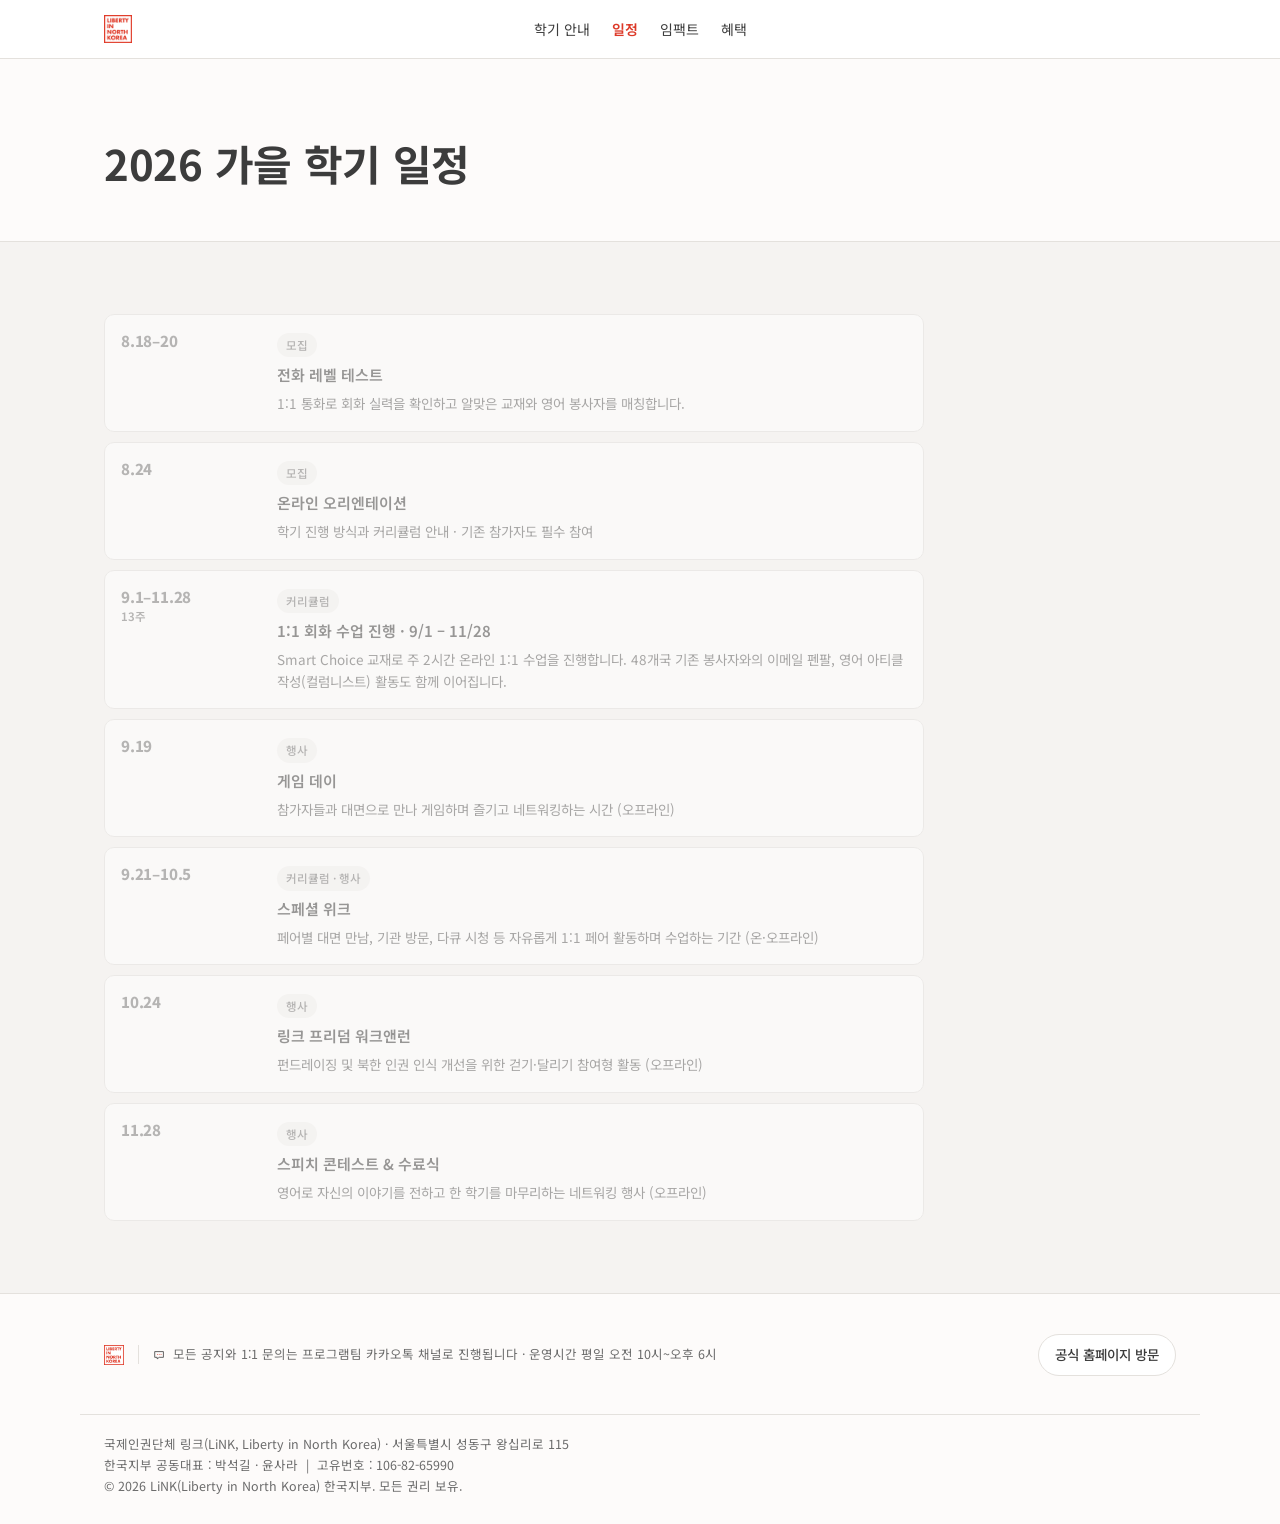
<file: timeline.html>
<!DOCTYPE html>
<html lang="ko">
<head>
<meta charset="UTF-8">
<meta name="viewport" content="width=device-width, initial-scale=1.0">
<title>학기 일정 · LELP · LiNK English Language Program</title>
<meta name="description" content="렐프(LELP) 2026 가을 학기 모집부터 커리큘럼, 행사까지 — 시간순으로 한눈에 보는 학기 일정.">
<link rel="icon" href="assets/link-logo-box.png" type="image/png">
<link rel="preconnect" href="https://fonts.googleapis.com">
<link rel="preconnect" href="https://fonts.gstatic.com" crossorigin>
<link href="https://fonts.googleapis.com/css2?family=Noto+Sans+KR:wght@400;500;600;700;800&display=swap" rel="stylesheet">
<link rel="stylesheet" href="styles.css">
</head>
<body data-role="student">
<svg class="ic-sprite" aria-hidden="true" focusable="false"><symbol id="ic-calendar" viewBox="0 0 24 24"><rect x="3" y="5" width="18" height="16" rx="2"/><path d="M3 10h18M8 3v4M16 3v4"/><rect style="stroke:var(--ic-accent);fill:var(--ic-accent-fill)" x="7" y="13" width="3" height="3" rx="0.5"/></symbol><symbol id="ic-megaphone" viewBox="0 0 24 24"><path d="M3 10v4h4l8 4V6l-8 4H3z"/><path d="M7 14l1 5"/><path style="stroke:var(--ic-accent)" d="M18 9.5c1.5 1.5 1.5 3.5 0 5"/></symbol><symbol id="ic-alert" viewBox="0 0 24 24"><path d="M12 3.5 21.5 20H2.5L12 3.5z"/><path d="M12 9v5"/><circle style="stroke:var(--ic-accent);fill:var(--ic-accent-fill)" cx="12" cy="17" r="0.9"/></symbol><symbol id="ic-laptop" viewBox="0 0 24 24"><rect x="4" y="5" width="16" height="11" rx="1.5"/><path d="M2 19h20"/><path style="stroke:var(--ic-accent)" d="M10 19h4"/></symbol><symbol id="ic-book" viewBox="0 0 24 24"><rect x="5" y="3" width="14" height="18" rx="1.5"/><path d="M9 3v18"/><path style="stroke:var(--ic-accent)" d="M14 3v6"/></symbol><symbol id="ic-handshake" viewBox="0 0 24 24"><path d="m11 17 2 2a1 1 0 1 0 3-3"/><path d="m14 14 2.5 2.5a1 1 0 1 0 3-3l-3.88-3.88a3 3 0 0 0-4.24 0l-.88.88a1 1 0 1 1-3-3l2.81-2.81a5.79 5.79 0 0 1 7.06-.87l.47.28a2 2 0 0 0 1.42.25L21 4"/><path style="stroke:var(--ic-accent)" d="m21 3 1 11h-2"/><path d="M3 3 2 14l6.5 6.5a1 1 0 1 0 3-3"/><path style="stroke:var(--ic-accent)" d="M3 4h8"/></symbol><symbol id="ic-topic-off" viewBox="0 0 24 24"><path d="M4 6h16v10h-8l-4 3v-3H4z"/><path style="stroke:var(--ic-accent)" d="M6 19 19 4"/></symbol><symbol id="ic-camera" viewBox="0 0 24 24"><rect x="3" y="7" width="18" height="13" rx="2"/><path d="M8 7l1.5-3h5L16 7"/><circle style="stroke:var(--ic-accent);fill:var(--ic-accent-fill)" cx="12" cy="13.5" r="3.5"/></symbol><symbol id="ic-pencil" viewBox="0 0 24 24"><path d="M4 20l1-4L16 5l3 3L8 19l-4 1z"/><path style="stroke:var(--ic-accent)" d="M13 8l3 3"/></symbol><symbol id="ic-mail" viewBox="0 0 24 24"><rect x="3" y="5" width="18" height="14" rx="2"/><path style="stroke:var(--ic-accent)" d="M3 7.5 12 13l9-5.5"/></symbol><symbol id="ic-mic" viewBox="0 0 24 24"><rect style="stroke:var(--ic-accent);fill:var(--ic-accent-fill)" x="9" y="3" width="6" height="11" rx="3"/><path d="M6 11a6 6 0 0 0 12 0M12 17v4M9 21h6"/></symbol><symbol id="ic-gamepad" viewBox="0 0 24 24"><rect x="2" y="8" width="20" height="10" rx="5"/><path d="M7 11v4M5 13h4"/><circle style="stroke:var(--ic-accent);fill:var(--ic-accent-fill)" cx="15.5" cy="12" r="1"/><circle style="stroke:var(--ic-accent);fill:var(--ic-accent-fill)" cx="18" cy="14.2" r="1"/></symbol><symbol id="ic-sneaker" viewBox="0 0 24 24"><path d="M2.5 17h19c0-3-3-4-6-5l-3-2.5c-1-.8-2-.6-2.6.4L8 13c-3 0-5.5 1-5.5 4z"/><path d="M2.5 19.5h19"/><path style="stroke:var(--ic-accent)" d="M9 13l1.5-1.5M11 14l1.5-1.5"/></symbol><symbol id="ic-people" viewBox="0 0 24 24"><circle cx="9" cy="8" r="3"/><path d="M3 20c0-3.5 2.7-6 6-6s6 2.5 6 6"/><circle style="stroke:var(--ic-accent);fill:var(--ic-accent-fill)" cx="17" cy="9" r="2.5"/><path style="stroke:var(--ic-accent)" d="M17 14c2.5 0 4.5 2 4.5 5.5"/></symbol><symbol id="ic-clapper" viewBox="0 0 24 24"><rect x="3" y="10" width="18" height="11" rx="2"/><path d="M3 10l2-5 16 2-1 3"/><path style="stroke:var(--ic-accent)" d="M8 5.5l2 4M13 6.2l2 4"/></symbol><symbol id="ic-party" viewBox="0 0 24 24"><path style="stroke:var(--ic-accent);fill:var(--ic-accent-fill)" d="M4 20l4-12 8 8-12 4z"/><path d="M13 5.5c1-1 2-1 3 0M18 10c1 1 1 2 0 3"/><circle cx="17" cy="5" r="0.9"/><circle cx="20.5" cy="9.5" r="0.9"/></symbol><symbol id="ic-pin" viewBox="0 0 24 24"><path d="M12 21s-7-6-7-11a7 7 0 0 1 14 0c0 5-7 11-7 11z"/><circle style="stroke:var(--ic-accent);fill:var(--ic-accent-fill)" cx="12" cy="10" r="2.5"/></symbol><symbol id="ic-pen" viewBox="0 0 24 24"><path d="M4 20l3-8 9-9 5 5-9 9-8 3z"/><path style="stroke:var(--ic-accent)" d="M7 12l5 5"/><circle style="stroke:var(--ic-accent);fill:var(--ic-accent-fill)" cx="13" cy="11" r="1.2"/></symbol><symbol id="ic-books" viewBox="0 0 24 24"><rect x="3.5" y="4" width="4" height="16" rx="1"/><rect style="stroke:var(--ic-accent);fill:var(--ic-accent-fill)" x="9.5" y="4" width="4" height="16" rx="1"/><path d="M15 5.5l3.8-1 3.7 14.5-3.8 1z"/></symbol><symbol id="ic-globe" viewBox="0 0 24 24"><circle cx="12" cy="12" r="9"/><ellipse cx="12" cy="12" rx="3.8" ry="9"/><path style="stroke:var(--ic-accent)" d="M3 12h18M4.5 7.5h15M4.5 16.5h15"/></symbol><symbol id="ic-sprout" viewBox="0 0 24 24"><path d="M12 21V11"/><path d="M12 13c0-4-3-6.5-7.5-6.5C4.5 10.5 7.5 13 12 13z"/><path style="stroke:var(--ic-accent);fill:var(--ic-accent-fill)" d="M12 11c0-4 3-6.5 7.5-6.5C19.5 8.5 16.5 11 12 11z"/></symbol><symbol id="ic-grad" viewBox="0 0 24 24"><path d="M2 9l10-4 10 4-10 4L2 9z"/><path d="M6 11v4c0 2 3 3.5 6 3.5s6-1.5 6-3.5v-4"/><path style="stroke:var(--ic-accent)" d="M22 9v6"/></symbol><symbol id="ic-medal" viewBox="0 0 24 24"><circle style="stroke:var(--ic-accent);fill:var(--ic-accent-fill)" cx="12" cy="15" r="5"/><path d="M9.5 10.5 6.5 3H11l1.5 3.5M14.5 10.5 17.5 3H13"/></symbol><symbol id="ic-sparkle" viewBox="0 0 24 24"><path d="M10 3c.7 4.3 2.2 5.8 6.5 6.5-4.3.7-5.8 2.2-6.5 6.5-.7-4.3-2.2-5.8-6.5-6.5C7.8 8.8 9.3 7.3 10 3z"/><path style="stroke:var(--ic-accent)" d="M18 14.5v5M15.5 17h5"/></symbol><symbol id="ic-trophy" viewBox="0 0 24 24"><path d="M7 4h10v5a5 5 0 0 1-10 0V4z"/><path d="M7 6H4a3 3 0 0 0 3 4M17 6h3a3 3 0 0 1-3 4"/><path d="M12 14v3M8 20h8"/><path style="stroke:var(--ic-accent);fill:var(--ic-accent-fill)" d="M10 17h4v3h-4z"/></symbol><symbol id="ic-bulb" viewBox="0 0 24 24"><path d="M8.5 14a5.5 5.5 0 1 1 7 0c-1 1-1.5 2-1.5 3h-4c0-1-.5-2-1.5-3z"/><path d="M10 20h4"/><path style="stroke:var(--ic-accent)" d="M11 10.5l1 2 1-2"/></symbol><symbol id="ic-card" viewBox="0 0 24 24"><rect x="2" y="6" width="20" height="13" rx="2"/><path style="stroke:var(--ic-accent);fill:var(--ic-accent-fill)" d="M2 9.5h20v2.5H2z"/><path d="M6 15.5h4"/></symbol><symbol id="ic-briefcase" viewBox="0 0 24 24"><rect x="3" y="8" width="18" height="12" rx="2"/><path d="M9 8V6a2 2 0 0 1 2-2h2a2 2 0 0 1 2 2v2"/><path style="stroke:var(--ic-accent)" d="M3 13h18"/></symbol><symbol id="ic-plane" viewBox="0 0 24 24"><path d="M3 11 21 4l-6 17-3-8-9-2z"/><path style="stroke:var(--ic-accent)" d="M12 13l9-9"/></symbol><symbol id="ic-dining" viewBox="0 0 24 24"><path d="M7 3v5a2 2 0 0 0 4 0V3M9 10v11"/><path style="stroke:var(--ic-accent);fill:var(--ic-accent-fill)" d="M17 3c-2.5 2-2.5 8 0 10v8"/></symbol><symbol id="ic-chat" viewBox="0 0 24 24"><path d="M4 5h16v11h-8l-4 3v-3H4z"/><path style="stroke:var(--ic-accent)" d="M8.5 10.5h.01M12 10.5h.01M15.5 10.5h.01"/></symbol><symbol id="ic-heart" viewBox="0 0 24 24"><path d="M12 20s-7-4.5-7-10a4 4 0 0 1 7-2.5A4 4 0 0 1 19 10c0 5.5-7 10-7 10z"/><path style="stroke:var(--ic-accent)" d="M8.3 9c.2-1 1-1.8 2-2.2"/></symbol><symbol id="ic-book-open" viewBox="0 0 24 24"><path d="M12 6c-2-1.5-5-1.5-8-.5V19c3-1 6-1 8 .5 2-1.5 5-1.5 8-.5V5.5c-3-1-6-1-8 .5z"/><path style="stroke:var(--ic-accent)" d="M12 6v13.5"/></symbol></svg>

<!-- ============ HEADER ============ -->
<header class="site-header">
  <div class="header-inner">
    <a class="brand" href="index.html">
      <span class="brand-lockup">
        <span class="brand-row">
          <img class="brand-mark" src="assets/link-logo-box.png" alt="LiNK — Liberty in North Korea">
        </span>
      </span>
    </a>

    <nav class="main-nav">
      <a href="index.html"><span data-r-student>학기 안내</span><span data-r-volunteer>Guide</span></a>
      <a href="timeline.html"><span data-r-student>일정</span><span data-r-volunteer>Schedule</span></a>
      <a href="impact.html"><span data-r-student>임팩트</span><span data-r-volunteer>Impact</span></a>
      <a href="benefits.html"><span data-r-student>혜택</span><span data-r-volunteer>Benefits</span></a>
    </nav>

    <div class="role-switch" role="group" aria-label="역할 선택 / Choose your role">
      <span class="role-switch-thumb" aria-hidden="true"></span>
      <button class="role-btn" data-role-btn="student" aria-pressed="true">학생</button>
      <button class="role-btn" data-role-btn="volunteer" aria-pressed="false">Volunteer</button>
    </div>

    <button class="nav-toggle" aria-label="메뉴 열기" aria-expanded="false"><span></span><span></span><span></span></button>
  </div>
  <nav class="mobile-nav">
    <a href="index.html"><span data-r-student>학기 안내</span><span data-r-volunteer>Guide</span></a>
    <a href="timeline.html"><span data-r-student>일정</span><span data-r-volunteer>Schedule</span></a>
    <a href="impact.html"><span data-r-student>임팩트</span><span data-r-volunteer>Impact</span></a>
    <a href="benefits.html"><span data-r-student>혜택</span><span data-r-volunteer>Benefits</span></a>
  </nav>
</header>

<main id="top">

  <!-- ============ PAGE HERO ============ -->
  <section class="page-hero">
    <div class="container">
      <h1><span data-r-student>2026 가을 학기 일정</span><span data-r-volunteer>How Fall Semester 2026 Unfolds</span></h1>
    </div>
  </section>

  <!-- ============ UNIFIED CHRONOLOGICAL TIMELINE ============ -->
  <section id="timeline" class="alt-bg">
    <div class="container">
      <!-- student timeline -->
      <div class="timeline-list timeline-list-full" data-r-student>
        <div class="timeline-row" data-end="2026-08-20">
          <div class="when">8.18–20</div>
          <div class="what">
            <span class="tag">모집</span>
            <strong>전화 레벨 테스트</strong>
            <p class="desc">1:1 통화로 회화 실력을 확인하고 알맞은 교재와 영어 봉사자를 매칭합니다.</p>
          </div>
        </div>
        <div class="timeline-row" data-end="2026-08-24">
          <div class="when">8.24</div>
          <div class="what">
            <span class="tag">모집</span>
            <strong>온라인 오리엔테이션</strong>
            <p class="desc">학기 진행 방식과 커리큘럼 안내 · 기존 참가자도 필수 참여</p>
          </div>
        </div>
        <div class="timeline-row" data-end="2026-11-28">
          <div class="when">9.1–11.28<span class="when-sub">13주</span></div>
          <div class="what">
            <span class="tag">커리큘럼</span>
            <strong>1:1 회화 수업 진행 · 9/1 – 11/28</strong>
            <p class="desc">Smart Choice 교재로 주 2시간 온라인 1:1 수업을 진행합니다. 48개국 기존 봉사자와의 이메일 펜팔, 영어 아티클 작성(컬럼니스트) 활동도 함께 이어집니다.</p>
          </div>
        </div>
        <div class="timeline-row" data-end="2026-09-19">
          <div class="when">9.19</div>
          <div class="what">
            <span class="tag">행사</span>
            <strong>게임 데이</strong>
            <p class="desc">참가자들과 대면으로 만나 게임하며 즐기고 네트워킹하는 시간 (오프라인)</p>
          </div>
        </div>
        <div class="timeline-row" data-end="2026-10-05">
          <div class="when">9.21–10.5</div>
          <div class="what">
            <span class="tag">커리큘럼 · 행사</span>
            <strong>스페셜 위크</strong>
            <p class="desc">페어별 대면 만남, 기관 방문, 다큐 시청 등 자유롭게 1:1 페어 활동하며 수업하는 기간 (온·오프라인)</p>
          </div>
        </div>
        <div class="timeline-row" data-end="2026-10-24">
          <div class="when">10.24</div>
          <div class="what">
            <span class="tag">행사</span>
            <strong>링크 프리덤 워크앤런</strong>
            <p class="desc">펀드레이징 및 북한 인권 인식 개선을 위한 걷기·달리기 참여형 활동 (오프라인)</p>
          </div>
        </div>
        <div class="timeline-row" data-end="2026-11-28">
          <div class="when">11.28</div>
          <div class="what">
            <span class="tag">행사</span>
            <strong>스피치 콘테스트 &amp; 수료식</strong>
            <p class="desc">영어로 자신의 이야기를 전하고 한 학기를 마무리하는 네트워킹 행사 (오프라인)</p>
          </div>
        </div>
      </div>

      <!-- volunteer timeline -->
      <div class="timeline-list timeline-list-full" data-r-volunteer>
        <div class="timeline-row" data-end="2026-08-13">
          <div class="when">Jul 30–Aug 13</div>
          <div class="what">
            <span class="tag">Apply</span>
            <strong>Application Period</strong>
            <p class="desc">Submit your application by August 13.</p>
          </div>
        </div>
        <div class="timeline-row" data-end="2026-08-14">
          <div class="when">Aug 7–14</div>
          <div class="what">
            <span class="tag">Apply</span>
            <strong>Interview Invitation &amp; Dates</strong>
            <p class="desc">Interview invitations sent 8/7–8/14 · Interviews held 8/11–8/14.</p>
          </div>
        </div>
        <div class="timeline-row" data-end="2026-08-19">
          <div class="when">Aug 19</div>
          <div class="what">
            <span class="tag">Apply</span>
            <strong>Final Selection Announcement</strong>
            <p class="desc">Selected applicants are contacted via email with further instructions.</p>
          </div>
        </div>
        <div class="timeline-row" data-end="2026-08-25">
          <div class="when">Aug 25</div>
          <div class="what">
            <span class="tag">Apply</span>
            <strong>Mandatory Orientation (Online)</strong>
            <p class="desc">Evening session via Zoom · Mandatory for all volunteers.</p>
          </div>
        </div>
        <div class="timeline-row" data-end="2026-11-28">
          <div class="when">Sep 1–Nov 28<span class="when-sub">13 wks</span></div>
          <div class="what">
            <span class="tag">Curriculum</span>
            <strong>Weekly 1:1 Sessions · 9/1 – 11/28</strong>
            <p class="desc">Two hours of online 1:1 conversation each week using the Oxford Smart Choice curriculum, via Zoom or Google Meet — with flexible scheduling with your student.</p>
          </div>
        </div>
        <div class="timeline-row" data-end="2026-09-19">
          <div class="when">Sep 19</div>
          <div class="what">
            <span class="tag">Event</span>
            <strong>Game Day</strong>
            <p class="desc">Meet fellow volunteers and students in person for games and networking. (Offline)</p>
          </div>
        </div>
        <div class="timeline-row" data-end="2026-10-05">
          <div class="when">Sep 21–Oct 5</div>
          <div class="what">
            <span class="tag">Curriculum · Event</span>
            <strong>Special Weeks</strong>
            <p class="desc">Choose one: an offline small-group session, or an online documentary + 1-hour class. (On/Offline)</p>
          </div>
        </div>
        <div class="timeline-row" data-end="2026-10-24">
          <div class="when">Oct 24</div>
          <div class="what">
            <span class="tag">Event</span>
            <strong>LiNK Freedom Walk &amp; Run</strong>
            <p class="desc">A participatory walk/run for fundraising and North Korean human rights awareness. (Offline)</p>
          </div>
        </div>
        <div class="timeline-row" data-end="2026-11-28">
          <div class="when">Nov 28</div>
          <div class="what">
            <span class="tag">Event</span>
            <strong>Speech Contest &amp; Completion</strong>
            <p class="desc">Students share their stories in English and close out the semester together. (Offline)</p>
          </div>
        </div>
      </div>
    </div>
  </section>

</main>

<!-- ============ FOOTER ============ -->
<footer class="site-footer">
  <div class="container footer-inner">
    <div class="footer-brand-group">
      <a class="footer-brand" href="index.html">
        <span class="brand-row">
          <img class="brand-mark" src="assets/link-logo-box.png" alt="LiNK">
        </span>
      </a>
      <span class="footer-kakao" data-r-student><svg class="ic" aria-hidden="true"><use href="#ic-chat"/></svg> 모든 공지와 1:1 문의는 프로그램팀 카카오톡 채널로 진행됩니다 · 운영시간 평일 오전 10시~오후 6시</span>
    </div>

    <div class="footer-actions">
      <a data-r-student class="footer-action-btn" href="https://www.libertyinnorthkorea.or.kr/" target="_blank" rel="noopener">공식 홈페이지 방문</a>

      <a data-r-volunteer class="footer-action-btn" href="https://www.libertyinnorthkorea.or.kr/" target="_blank" rel="noopener">Visit LiNK Korea Chapter</a>
      <a data-r-volunteer class="footer-action-btn" href="https://libertyinnorthkorea.org/" target="_blank" rel="noopener">Visit LiNK International (HQ)</a>
    </div>
  </div>

  <div class="container footer-meta">
    <p data-r-student>
      국제인권단체 링크(LiNK, Liberty in North Korea) · 서울특별시 성동구 왕십리로 115<br>
      한국지부 공동대표 : 박석길 · 윤사라 &nbsp;|&nbsp; 고유번호 : 106-82-65990<br>
      © 2026 LiNK(Liberty in North Korea) 한국지부. 모든 권리 보유.
    </p>
    <p data-r-volunteer>
      Liberty in North Korea is a 501(c)3 Nonprofit Organization. EIN 73-1710135.<br>
      © 2026 Liberty in North Korea. All rights reserved.
    </p>
  </div>
</footer>

<script src="script.js"></script>
</body>
</html>
</file>
<file: styles.css>
/* ==========================================================================
   LELP · LiNK English Language Program — Fall 2026
   ========================================================================== */

:root {
  /* LiNK brand red — matches libertyinnorthkorea.or.kr / .org exactly (rgb(221,57,40)) */
  --red: #DD3928;
  --red-dark: #C22E1F;
  --red-darker: #98230F;
  --red-tint: #FCEBE8;
  --red-tint-2: #FBDAD5;
  --ink: #333333;
  --ink-soft: #5C5C5C;
  --footer-muted: #767676;
  --gray-600: #767676;
  --gray-300: #E4E1DD;
  --gray-100: #F5F3F1;
  --bg: #FFFFFF;
  --cream: #FDFBFA;
  --radius-sm: 8px;
  --radius-md: 10px;
  --radius-lg: 14px;
  --shadow-card: none;
  --shadow-pop: 0 8px 20px rgba(221, 57, 40, 0.18);
  --maxw: 1120px;
  /* Noto Sans KR (Google Fonts) for both Korean and English — it carries Hangul
     and Latin in one family, so the two roles share a single typeface. Chosen
     over self-hosting Pretendard because Google serves it as unicode-range
     subsets, which keeps the repo and the artifact bundle small.
     The --font-ko/--font-en names are kept so existing rules don't all change. */
  --font-ko: "Noto Sans KR", "Apple SD Gothic Neo", "Malgun Gothic",
    -apple-system, "Segoe UI", Roboto, sans-serif;
  --font-en: var(--font-ko);
  --font: var(--font-ko);
}

* { box-sizing: border-box; }
html {
  scroll-behavior: smooth;
  /* Safety net only — overflow-x is NOT set on <body> because that would
     turn body into a scroll container and break position:sticky on the
     header (a direct child) in some browsers. The real fix for the mobile
     overflow is making the header content fit (see @media rules below). */
  overflow-x: hidden;
  max-width: 100%;
}
body {
  margin: 0;
  font-family: var(--font-ko);
  color: var(--ink);
  background: var(--bg);
  line-height: 1.6;
  -webkit-font-smoothing: antialiased;
}
/* Ink tone follows each brand site's own measured text color, not one
   shared gray — libertyinnorthkorea.or.kr sits darker/denser (Pretendard),
   libertyinnorthkorea.org sits lighter/airier (Futura PT). */
body[data-role="student"] {
  font-family: var(--font-ko);
  --ink: #3C3C3C;
  --ink-soft: #5C5C5C;
  --footer-muted: #6B6B6B;
}
body[data-role="volunteer"] {
  font-family: var(--font-en);
  --ink: #4D4D4D;
  --ink-soft: #767676;
  --footer-muted: #999999;
}
img, svg { max-width: 100%; display: block; }
a { color: inherit; text-decoration: none; }
ul { margin: 0; padding: 0; list-style: none; }
h1, h2, h3, h4, p { margin: 0; }
/* Prevent awkward line breaks (a lone orphaned word, a phrase split at a bad
   point, or — critically for Korean — a word split mid-syllable) without
   touching any actual copy. word-break:keep-all restricts where a line CAN
   break (word boundaries only, never inside a 결합한-style compound);
   text-wrap balances/prettifies WHICH of those allowed points it uses.
   Modern browsers get both; older browsers just wrap normally — no
   regression either way. */
h1, h2, h3, h4, p { word-break: keep-all; overflow-wrap: break-word; }
h1, h2, h3, h4 { text-wrap: balance; }
p { text-wrap: pretty; }
button { font-family: inherit; cursor: pointer; border: none; background: none; }
.container {
  max-width: var(--maxw);
  margin: 0 auto;
  padding: 0 24px;
}

/* ---------- role visibility switch ---------- */
[data-r-student], [data-r-volunteer] { transition: none; }
body[data-role="student"] [data-r-volunteer] { display: none !important; }
body[data-role="volunteer"] [data-r-student] { display: none !important; }
body[data-role="student"] .lang-en { display: none !important; }
body[data-role="volunteer"] .lang-ko { display: none !important; }

/* ---------- header ---------- */
.site-header {
  position: sticky;
  top: 0;
  z-index: 100;
  background: rgba(255, 255, 255, 0.92);
  backdrop-filter: saturate(180%) blur(10px);
  border-bottom: 1px solid var(--gray-300);
}
.header-inner {
  max-width: var(--maxw);
  margin: 0 auto;
  padding: 12px 24px;
  display: grid;
  grid-template-columns: 1fr auto 1fr;
  align-items: center;
  gap: 20px;
}
.brand {
  display: flex;
  align-items: center;
  gap: 10px;
  margin-right: auto;
  justify-self: start;
}
/* Official lockup: red "LELP" wordmark — divider — LiNK square mark.
   The icon is sized DOWN to match the wordmark's height (not the other way
   round), and kept as the original square asset — no rounded corners, no
   cropping, no distortion. */
.brand-row {
  display: flex;
  align-items: center;
  gap: 10px;
}
.brand-mark {
  width: 28px;
  height: 28px;
  border-radius: 0;
  object-fit: contain;
  flex-shrink: 0;
}
.brand-divider {
  width: 2px;
  height: 28px;
  background: var(--ink);
  flex-shrink: 0;
}
.brand-lockup {
  display: flex;
  flex-direction: column;
  gap: 0; /* tagline starts flush against the bottom of the row above it */
}
.brand-word {
  font-family: var(--font-en);
  font-weight: 800;
  font-size: 28px;
  line-height: 28px;
  letter-spacing: -0.5px;
  color: var(--red);
  white-space: nowrap;
}
.footer-brand .brand-mark { width: 20px; height: 20px; }
.main-nav {
  display: flex;
  gap: 22px;
  justify-self: center;
}
.main-nav a {
  font-size: 14px;
  font-weight: 400;
  color: var(--ink);
  padding: 6px 0;
}
.main-nav a:hover { color: var(--red); }
.main-nav a.active { color: var(--red); font-weight: 600; }

/* ---------- sub-nav (in-page section tabs, index.html only) ----------
   Same segmented-control language as the role switch: one oval capsule,
   with a sliding thumb behind whichever tab is active — not loose pills
   floating on a bare strip. */
.subnav {
  position: sticky;
  top: var(--header-h, 65px);
  z-index: 90;
  /* No full-width band: the bar is transparent and lets clicks through to
     the page beneath — only the pill track below is drawn. */
  background: transparent;
  padding: 8px 0;
  pointer-events: none;
  /* Takes no room in the flow: the section below starts right under the
     header and the pill floats over it (script.js sets --subnav-h). */
  margin-bottom: calc(-1 * var(--subnav-h, 48px));
}
.subnav .subnav-inner {
  position: relative;
  display: flex;
  width: fit-content;
  max-width: calc(100% - 32px);
  /* Fallback before JS runs (and on mobile, where the "About" nav link isn't
     visible to align against): centered on the page. script.js overrides
     margin-left with a computed px value to center this tab group under the
     "About" link in the main nav instead, whenever that link is visible. */
  margin: 0 auto;
  pointer-events: auto;
  background: rgba(255, 255, 255, 0.92);
  backdrop-filter: saturate(180%) blur(6px);
  border: 1px solid var(--gray-300);
  box-shadow: 0 6px 18px rgba(40, 30, 20, 0.10);
  border-radius: 999px;
  padding: 3px;
  gap: 2px;
  overflow-x: auto;
  scrollbar-width: none;
  -webkit-overflow-scrolling: touch;
}
.subnav-inner::-webkit-scrollbar { display: none; }
.subnav-thumb {
  position: absolute;
  top: 3px;
  left: 0;
  height: calc(100% - 6px);
  width: 0;
  border-radius: 999px;
  background: var(--red);
  transition: transform 0.28s cubic-bezier(0.4, 0, 0.2, 1),
              width 0.28s cubic-bezier(0.4, 0, 0.2, 1);
  z-index: 0;
  pointer-events: none;
}
.subnav-link {
  position: relative;
  z-index: 1;
  flex-shrink: 0;
  padding: 5px 14px;
  border-radius: 999px;
  font-size: 13px;
  font-weight: 600;
  color: var(--gray-600);
  white-space: nowrap;
  background: transparent;
  transition: color 0.2s;
}
.subnav-link:hover { color: var(--ink); }
.subnav-link.active { color: #fff; }

/* Anchor targets for the sub-nav (and any direct #hash link/reload) scroll to
   stop below the sticky header + sub-nav, instead of having their top few
   lines hidden underneath those sticky bars. --sticky-offset is measured and
   set by script.js; the pixel value here is just a pre-JS/no-JS fallback.
   Each of these is a <section> with its own 72px top padding before the
   heading text — subtract that so the scroll lands on the text itself
   instead of leaving that padding as empty space below the sticky bars.
   #activities is excluded here — it sets its own top padding, so it carries
   its own matching offset further down. */
#about, #participants, #testimonials, #apply,
#sg-activities, #sg-curriculum, #sg-guide, #sg-faq {
  scroll-margin-top: max(0px, calc(var(--sticky-offset, 120px) - 72px));
}

/* The role switch lives on the landing page (index.html carries data-page="schedule"),
   where the choice is made. Every other page keeps the header clean: the
   choice already applies to the whole site. */
body:not([data-page="schedule"]) .role-switch { display: none; }

/* Sliding toggle switch: a colored "thumb" slides between the two labels
   (JS measures each button's real width/position, since "학생 · Student" and
   "봉사자 · Volunteer" aren't the same width) instead of each button just
   flipping its own background on click. */
.role-switch {
  position: relative;
  display: inline-flex;
  background: var(--gray-100);
  border-radius: 999px;
  padding: 2px;
  gap: 1px;
  flex-shrink: 0;
  justify-self: end;
  margin-right: -8px;
}
.role-switch-thumb {
  position: absolute;
  top: 2px;
  left: 0;
  height: calc(100% - 4px);
  width: 0;
  border-radius: 999px;
  background: var(--red);
  transition: transform 0.28s cubic-bezier(0.4, 0, 0.2, 1),
              width 0.28s cubic-bezier(0.4, 0, 0.2, 1),
              background-color 0.28s ease;
  z-index: 0;
  pointer-events: none;
}
.role-switch-thumb.is-volunteer { background: var(--ink); }
.role-btn {
  position: relative;
  z-index: 1;
  padding: 5px 10px;
  border-radius: 999px;
  font-size: 11.5px;
  font-weight: 700;
  color: var(--gray-600);
  white-space: nowrap;
  background: transparent;
  transition: color 0.2s;
}
.role-btn.active { color: #fff; }

.nav-toggle {
  display: none;
  width: 38px;
  height: 38px;
  border-radius: 999px;
  align-items: center;
  justify-content: center;
  border: 1px solid var(--gray-300);
  flex-shrink: 0;
  /* stack the 3 bars */
  flex-direction: column;
  gap: 4px;
}
.nav-toggle span {
  display: block;
  width: 16px;
  height: 2px;
  border-radius: 1px;
  background: var(--ink);
}
.mobile-nav {
  display: none;
  flex-direction: column;
  gap: 2px;
  padding: 8px 16px 16px;
  border-top: 1px solid var(--gray-300);
  background: #fff;
}
.mobile-nav.open { display: flex; }
.mobile-nav a {
  padding: 10px 4px;
  font-size: 14.5px;
  font-weight: 500;
  color: var(--ink);
  border-bottom: 1px solid var(--gray-100);
}
.mobile-nav a.active { color: var(--red); font-weight: 600; }

/* ---------- buttons ---------- */
.btn {
  display: inline-flex;
  align-items: center;
  justify-content: center;
  gap: 8px;
  padding: 13px 32px;
  border-radius: 999px;
  font-weight: 700;
  font-size: 15px;
  transition: transform 0.15s ease, box-shadow 0.15s ease, background 0.15s ease;
  white-space: nowrap;
}
.btn-primary {
  background: var(--red);
  color: #fff;
}
.btn-primary:hover { background: var(--red-dark); }
.btn-ghost {
  background: rgba(255, 255, 255, 0.75);
  color: var(--ink);
  border: 1.5px solid var(--ink);
}
.btn-ghost:hover { background: #fff; border-color: var(--red); color: var(--red); }
.btn-sm { padding: 9px 18px; font-size: 13px; }
/* Apply buttons whose Google Form isn't posted yet — script.js swaps them
   into this muted, non-clickable state while GOOGLE_FORM_LINKS holds "#". */
.btn.btn-upcoming,
.btn.btn-upcoming:hover {
  background: var(--gray-100);
  color: var(--gray-600);
  cursor: default;
  transform: none;
  box-shadow: none;
}

/* ---------- floating activity sign-up button (Semester Guide page) ---------- */
.floating-apply-btn {
  position: fixed;
  right: 22px;
  bottom: 22px;
  z-index: 500;
  display: inline-flex;
  align-items: center;
  gap: 8px;
  padding: 14px 22px;
  border-radius: 999px;
  background: var(--red);
  color: #fff;
  font-weight: 700;
  font-size: 14px;
  text-decoration: none;
  box-shadow: 0 8px 20px rgba(221, 57, 40, 0.35);
  transition: transform 0.15s ease, box-shadow 0.15s ease, background 0.15s ease;
}
.floating-apply-btn:hover {
  background: var(--red-dark);
  transform: translateY(-2px);
  box-shadow: 0 12px 26px rgba(221, 57, 40, 0.4);
}
.floating-apply-icon { font-size: 15px; line-height: 1; }

/* ---------- hero: full-bleed photo with a fade-to-content overlay ---------- */
.hero {
  position: relative;
  overflow: hidden;
  padding: 104px 0 88px;
  background: var(--cream); /* shows while the photo loads */
  border-bottom: 1px solid var(--gray-300);
}
.hero-bg {
  position: absolute;
  inset: 0;
  z-index: 0;
}
.hero-bg img {
  width: 100%;
  height: 100%;
  object-fit: cover;
  object-position: center 35%;
}
.hero-overlay {
  position: absolute;
  inset: 0;
  z-index: 1;
  background: linear-gradient(
    100deg,
    var(--cream) 0%,
    rgba(253, 251, 250, 0.94) 32%,
    rgba(253, 251, 250, 0.6) 55%,
    rgba(253, 251, 250, 0.12) 78%,
    rgba(253, 251, 250, 0) 95%
  );
}
.hero .container {
  position: relative;
  z-index: 2;
}
.hero-text { display: grid; gap: 28px; max-width: 620px; }
.eyebrow {
  display: inline-flex;
  align-items: center;
  gap: 8px;
  font-size: 13px;
  font-weight: 600;
  color: var(--red);
  background: var(--red-tint);
  padding: 6px 14px;
  border-radius: 999px;
  width: fit-content;
}
.eyebrow .dot {
  width: 6px; height: 6px; border-radius: 50%; background: var(--red);
}
.hero h1 {
  font-size: clamp(30px, 4.4vw, 50px);
  line-height: 1.25;
  font-weight: 700;
  letter-spacing: -0.3px;
  max-width: 780px;
}
.hero h1 .hero-accent { color: var(--red); font-weight: 800; }
.hero .lede {
  font-size: 17px;
  color: var(--ink-soft);
  max-width: 620px;
}
.hero-actions {
  display: flex;
  gap: 12px;
  flex-wrap: wrap;
  margin-top: 8px;
}

/* ---------- page hero (secondary pages) ---------- */
.page-hero {
  position: relative;
  overflow: hidden;
  padding: 56px 0 44px;
  background: var(--cream);
  border-bottom: 1px solid var(--gray-300);
}
.page-hero .container { position: relative; z-index: 2; }
.page-hero h1 {
  font-size: clamp(28px, 4vw, 42px);
  font-weight: 700;
  letter-spacing: -0.3px;
  color: var(--ink);
  margin-top: 14px;
  max-width: 760px;
}
.page-hero h1 strong { color: var(--red); font-weight: 800; }
.page-hero .lede {
  margin-top: 12px;
  font-size: 16px;
  color: var(--ink-soft);
  max-width: 640px;
}

/* ---------- section shell ---------- */
section { padding: 72px 0; }
.section-head {
  max-width: 680px;
  margin-bottom: 40px;
}
/* Tighter head on #sg-activities so the activity grid keeps fitting close to
   one screen after the "활동 신청" sub-nav link scroll-jumps here. */
#sg-activities .section-head { margin-bottom: 28px; }
/* Tightened so more of the carousel lands in view when the "활동/Activities"
   sub-nav link scroll-jumps here — no kicker anymore, and less air above it.
   The anchor offset must subtract THIS padding (40px), not the 72px the shared
   rule above assumes: subtracting 72 overshot by 32px and tucked the
   "지난 활동 둘러보기" heading up under the sticky header + sub-nav. This ID
   selector also outranks the mobile `section` padding, so 40px holds at every
   width and no mobile counterpart is needed. */
#activities {
  padding-top: 40px;
  scroll-margin-top: max(0px, calc(var(--sticky-offset, 120px) - 40px));
}
#activities .section-head { margin-bottom: 20px; }
.kicker {
  font-size: 13px;
  font-weight: 600;
  letter-spacing: 0.6px;
  text-transform: uppercase;
  color: var(--red);
  margin-bottom: 10px;
  display: block;
}
/* Section headers use the minimal outlined-icon treatment: a red-ringed
   icon circle beside the title, with the English title as a small muted
   inline subtitle in the Korean (student) view. Replaces the earlier
   red-smear underline (.hl) as the section-title accent. */
.sh-row { display: flex; align-items: center; gap: 14px; }
.sh-icon {
  flex: none;
  width: 44px;
  height: 44px;
  border-radius: 50%;
  background: #fff;
  border: 1.5px solid var(--red);
  display: flex;
  align-items: center;
  justify-content: center;
  font-size: 19px;
}
.sh-sub { font-size: 14px; font-weight: 400; color: var(--gray-600); letter-spacing: 0; white-space: nowrap; }
.section-head h2 {
  font-size: clamp(24px, 3vw, 34px);
  font-weight: 700;
  letter-spacing: -0.2px;
}
.section-head p {
  margin-top: 12px;
  color: var(--ink-soft);
  font-size: 16px;
}
.alt-bg { background: var(--gray-100); }

/* ---------- about cards ----------
   "소개 카드 4b" design: square paper-grey panels, a red square number
   badge, deep-teal title, 14px body. No border or radius (the brand leans
   square). */
.about-grid { display: grid; grid-template-columns: repeat(3, 1fr); gap: 24px; }
.about-card {
  display: flex;
  flex-direction: column;
  gap: 18px;
  background: #F8F8F8;
  border: none;
  border-radius: var(--radius-lg);
  padding: 26px 26px 28px;
}
.about-card .num {
  display: flex;
  align-items: center;
  justify-content: center;
  width: 40px;
  height: 40px;
  background: var(--red);
  color: #fff;
  font-size: 16px;
  font-weight: 700;
  border-radius: 50%;
  margin: 0;
}
.about-card h3 { font-size: 21px; font-weight: 800; color: #21373A; letter-spacing: -0.01em; line-height: 1.3; margin: 0; }
.about-card p { font-size: 14px; line-height: 1.7; color: #4D4D4D; margin: 0; }

/* ---------- impact summary cards (About section) ----------
   Stat-card design "3a": a white card framed in 1.5px brand red — red
   eyebrow, bold title with a muted English subtitle, one 56px hero figure
   over a short red rule, then a two-column grid of supporting figures. */
.impact-cards {
  display: grid;
  grid-template-columns: repeat(3, 1fr);
  gap: 24px;
  align-items: stretch;
}
.impact-card {
  display: flex;
  flex-direction: column;
  gap: 16px;
  background: #fff;
  border: 1.5px solid var(--red);
  border-radius: var(--radius-lg);
  padding: 26px 26px 24px;
}
.impact-card .impact-badge {
  display: block;
  font-size: 12px;
  font-weight: 700;
  letter-spacing: 0.04em;
  color: var(--red);
}
.impact-card .impact-title { display: flex; flex-direction: column; gap: 4px; }
.impact-card h3 {
  font-size: 21px;
  font-weight: 800;
  line-height: 1.3;
  letter-spacing: -0.01em;
  color: var(--ink);
  text-wrap: pretty;
}
.impact-card .impact-subtitle {
  display: block;
  font-family: var(--font-en);
  font-size: 13px;
  font-weight: 500;
  color: #999999;
}
.impact-card > p {
  font-size: 14px;
  line-height: 1.65;
  color: var(--ink);
}
/* margin-top:auto pins the figure block to the bottom so the red rules and
   stat grids line up across the three cards even when a paragraph runs longer. */
.impact-hero-stat {
  display: flex;
  flex-direction: column;
  gap: 10px;
  padding-top: 18px;
  margin-top: auto;
}
.impact-hero-stat strong {
  font-size: 56px;
  font-weight: 700;
  line-height: 1;
  letter-spacing: -0.02em;
  color: var(--red);
  font-variant-numeric: tabular-nums;
}
.impact-hero-stat strong small { font-size: 0.4em; font-weight: 700; letter-spacing: 0; margin-left: 6px; }
.impact-hero-bar { display: block; width: 28px; height: 3px; background: var(--red); }
.impact-hero-label { font-size: 13px; color: var(--ink); }
.impact-stat-grid {
  display: grid;
  grid-template-columns: 1fr 1fr;
  gap: 14px 16px;
  padding-top: 16px;
  border-top: 1px solid #E6E6E6;
}
.impact-stat { display: flex; flex-direction: column; gap: 2px; min-width: 0; }
.impact-stat > strong {
  font-size: 20px;
  font-weight: 700;
  line-height: 1.1;
  color: var(--ink);
  font-variant-numeric: tabular-nums;
}
.impact-stat > span { font-size: 12px; line-height: 1.4; color: #999999; }
.impact-stat-wide { grid-column: 1 / -1; }
.impact-stat-wide > strong { font-size: 14px; line-height: 1.55; }

/* ---------- stats ---------- */
.stats-bar {
  display: grid;
  grid-template-columns: repeat(4, 1fr);
  gap: 16px;
  margin-top: 48px;
  padding-top: 40px;
  border-top: 1px solid var(--gray-300);
  text-align: center;
}
.stat {
  text-align: center;
  padding: 4px 12px;
}
.stat-count .num {
  font-size: clamp(22px, 2.6vw, 26px);
  font-weight: 700;
  color: var(--ink);
  letter-spacing: -0.3px;
}
.stat .label {
  font-size: 13.5px;
  font-weight: 600;
  color: var(--ink-soft);
  margin-top: 8px;
}

/* ---------- stats: donut-ring variant (About section's first stats-bar) ---------- */
.stat-ring .ring {
  --pct: 0;
  position: relative;
  width: 88px;
  height: 88px;
  border-radius: 50%;
  margin: 0 auto 12px;
  background: conic-gradient(var(--red) calc(var(--pct) * 1%), var(--gray-300) 0);
}
.stat-ring .ring::before {
  content: "";
  position: absolute;
  inset: 9px;
  border-radius: 50%;
  background: var(--bg);
}
.stat-ring .ring-num {
  position: absolute;
  inset: 0;
  display: flex;
  align-items: center;
  justify-content: center;
  font-size: 17px;
  font-weight: 800;
  color: var(--ink);
}
.stat-count .count-icon { font-size: 30px; margin-bottom: 10px; }

/* ---------- stats: split rate-group / count-group layout ---------- */
.stats-bar-split {
  display: flex;
  flex-wrap: wrap;
  align-items: stretch;
  justify-content: center;
  gap: 32px;
}
.stats-group {
  display: flex;
  flex-wrap: wrap;
  justify-content: center;
  align-items: flex-start;
  gap: 24px;
}
.stats-group .stat { flex: 0 1 120px; }
.stats-divider { width: 1px; background: var(--gray-300); align-self: stretch; min-height: 70px; }
/* This group's labels ("Cumulative Event Attendance", etc.) run longer than
   the other stat groups' single-word labels. Forced onto one row (nowrap)
   with flexible, shrinkable columns instead of the shared 120px basis, so
   all 4 stay side by side at any width — the label itself can still wrap
   to a second line inside its own narrower column rather than force the
   4 stats to stack 2-by-2. */
.stats-bar-secondary .stats-group { flex-wrap: nowrap; }
.stats-bar-secondary .stats-group .stat { flex: 1 1 0; min-width: 0; max-width: none; }

/* ---------- intro banner (fall 2026) ---------- */
.intro-banner {
  text-align: center;
  padding: 8px 0 4px;
  display: grid;
  gap: 14px;
  justify-content: center;
  justify-items: center;
}
.intro-banner .kicker { color: var(--red); }
.intro-banner h2 {
  font-size: clamp(24px, 3vw, 32px);
  font-weight: 700;
  color: var(--ink);
}
.intro-banner p { color: var(--ink-soft); font-size: 16px; max-width: 640px; }

/* ---------- who / how-to-apply ---------- */
.split {
  display: grid;
  grid-template-columns: 1fr 1fr;
  gap: 40px;
  align-items: start;
}
.criteria-list {
  display: grid;
  gap: 12px;
}
.criteria-item {
  display: flex;
  gap: 12px;
  align-items: flex-start;
  padding: 16px;
  background: #fff;
  border: 1px solid var(--gray-300);
  border-radius: var(--radius-md);
}
.criteria-item .mark {
  flex-shrink: 0;
  width: 24px; height: 24px;
  border-radius: 50%;
  background: var(--red);
  color: #fff;
  font-size: 13px;
  font-weight: 800;
  display: flex; align-items: center; justify-content: center;
}
.criteria-item p { font-size: 14.5px; color: var(--ink); }
.note-box {
  margin-top: 14px;
  font-size: 13px;
  color: var(--gray-600);
  padding: 12px 16px;
  border-left: 3px solid var(--gray-300);
  background: var(--gray-100);
  border-radius: 0 var(--radius-sm) var(--radius-sm) 0;
}
/* sg-guide's KakaoTalk contact note: same footprint, brand-color emphasis so it stands out */
/* sg-guide's intro line: these are required items, so give it a touch more weight than a normal muted subtitle */
#sg-guide .section-head p {
  color: var(--ink);
  font-weight: 600;
}

.timeline-list { display: grid; gap: 10px; }
.timeline-list-full { max-width: 820px; }
.timeline-row {
  display: grid;
  grid-template-columns: 140px 1fr;
  gap: 16px;
  padding: 16px;
  background: #fff;
  border: 1px solid var(--gray-300);
  border-radius: var(--radius-md);
}
/* Already-passed schedule items fade back — dated with data-end via script.js */
.timeline-row.is-past { opacity: 0.5; filter: grayscale(0.4); }
.timeline-row.is-past .when { color: var(--gray-600); }
.timeline-row .when {
  font-size: 15px;
  font-weight: 800;
  color: var(--red);
  line-height: 1.3;
  letter-spacing: -0.2px;
}
.timeline-row .when .when-sub {
  display: block;
  margin-top: 3px;
  font-size: 11.5px;
  font-weight: 600;
  color: var(--gray-600);
  letter-spacing: 0;
}
.timeline-row .what strong {
  display: block;
  font-size: 15px;
  font-weight: 600;
  margin-bottom: 2px;
}
.timeline-row .what span.tag {
  display: inline-block;
  margin-bottom: 6px;
  font-size: 11.5px;
  font-weight: 500;
  color: var(--gray-600);
  background: var(--gray-100);
  padding: 3px 9px;
  border-radius: 999px;
}
.timeline-row .what p.desc {
  font-size: 13.5px;
  color: var(--ink-soft);
  margin-top: 6px;
}

/* ---------- curriculum ---------- */
.curriculum-grid {
  display: grid;
  grid-template-columns: repeat(4, 1fr);
  gap: 16px;
}
.curr-card {
  background: #fff;
  border: 1px solid var(--gray-300);
  border-radius: var(--radius-lg);
  padding: 24px 20px;
}
.curr-card .icon {
  font-size: 22px;
  margin-bottom: 12px;
}
.curr-card .tag2 {
  font-size: 12px;
  font-weight: 600;
  color: var(--red);
  text-transform: uppercase;
  letter-spacing: 0.4px;
  margin-bottom: 8px;
  display: block;
}
.curr-card h4 {
  font-size: 15.5px;
  font-weight: 600;
  margin-bottom: 8px;
  line-height: 1.4;
}
.curr-card p {
  font-size: 13.5px;
  color: var(--ink-soft);
}

/* ---------- semester guide: curriculum spec table ---------- */
.spec-table { margin-top: 8px; border-top: 1px solid var(--gray-300); }
.spec-row {
  display: grid;
  grid-template-columns: 190px 1fr;
  gap: 24px;
  align-items: start;
  padding: 30px 0;
  border-bottom: 1px solid var(--gray-300);
}
.spec-label {
  display: flex;
  align-items: center;
  gap: 14px;
  font-size: 16px;
  font-weight: 700;
  color: var(--ink);
  padding-top: 2px;
}
.spec-bar { flex: none; width: 4px; height: 26px; border-radius: 2px; background: var(--red); }
.spec-row:nth-child(2) .spec-bar { background: var(--red-dark); }
.spec-row:nth-child(3) .spec-bar { background: var(--red-darker); }
.spec-row:nth-child(4) .spec-bar { background: var(--ink); }
.spec-row:nth-child(5) .spec-bar { background: var(--gray-600); }
.spec-value p {
  position: relative;
  margin: 0 0 10px;
  padding-left: 15px;
  font-size: 15px;
  color: var(--ink-soft);
  line-height: 1.75;
}
.spec-value p::before {
  content: "";
  position: absolute;
  left: 0;
  top: 0.68em;
  width: 5px;
  height: 5px;
  border-radius: 50%;
  background: var(--red-tint-2);
}
.spec-value p:last-child { margin-bottom: 0; }
.spec-value strong { color: var(--ink); }
.textbook-covers { display: flex; gap: 6px; flex-wrap: wrap; margin-top: 10px; }
.textbook-covers img {
  width: 42px;
  height: auto;
  border-radius: 4px;
  border: 1px solid var(--gray-300);
  box-shadow: 0 1px 3px rgba(0, 0, 0, 0.08);
}

/* ---------- curriculum spec panel (one row per item) ----------
   One white panel with a row per item — label · headline number · wording —
   so a long note (활동 참여) can run the full row width instead of
   stretching one card taller than the rest. The textbook row closes the
   panel with the covers on the right. .spec-table above is still used by
   proposal-guide.html. */
.spec-panel {
  margin-top: 8px;
  background: #fff;
  border: 1px solid var(--gray-300);
  border-radius: var(--radius-lg);
  overflow: hidden;
}
.spec-line {
  display: grid;
  grid-template-columns: 110px 130px 1fr;
  gap: 16px;
  align-items: center;
  padding: 14px 20px;
  border-top: 1px solid var(--gray-100);
}
.spec-line:first-child { border-top: 0; }
.spec-line-book { grid-template-columns: 110px 1fr auto; }
.spec-line-book .textbook-covers { margin-top: 0; flex-wrap: nowrap; }
.spec-line-book .textbook-covers img { width: 44px; }
.spec-key {
  font-size: 11.5px;
  font-weight: 600;
  letter-spacing: 0.03em;
  color: var(--gray-600);
}
.spec-big {
  margin: 0;
  font-size: 24px;
  font-weight: 800;
  color: var(--ink);
  letter-spacing: -0.6px;
  line-height: 1.1;
  font-variant-numeric: tabular-nums;
}
.spec-big small { font-size: 13px; font-weight: 700; letter-spacing: 0; margin-left: 2px; }
.spec-desc { margin: 0; font-size: 14px; font-weight: 600; color: var(--ink); line-height: 1.45; }
.spec-val {
  margin: 0;
  font-size: 15px;
  font-weight: 700;
  color: var(--ink);
  letter-spacing: -0.2px;
  line-height: 1.45;
}
.spec-val-accent { color: var(--red); }
.spec-note { margin: 2px 0 0; font-size: 12.5px; color: var(--ink-soft); line-height: 1.55; }

/* ---------- semester guide: activity timeline ---------- */
.activity-timeline { margin-top: 8px; }
.activity-grid { display: grid; grid-template-columns: repeat(3, 1fr); gap: 18px; }
.ac-card {
  position: relative;
  background: #fff;
  border-radius: 20px;
  padding: 38px 20px 26px;
  text-align: center;
  overflow: hidden;
  box-shadow: 0 10px 24px rgba(40, 30, 20, 0.08);
  transition: box-shadow 0.18s ease, transform 0.18s ease;
}
.ac-card:hover { box-shadow: 0 16px 34px rgba(40, 30, 20, 0.13); transform: translateY(-4px); }
/* Recruitment status — starts as "모집 예정" and script.js flips it to
   "모집 중" the moment a real (non-"#") Google Form URL is set for that
   card's activity in GOOGLE_FORM_LINKS, so this never needs updating here
   by hand. */
.ac-status {
  position: absolute;
  top: 14px;
  right: 14px;
  font-size: 9.5px;
  font-weight: 500;
  letter-spacing: 0.02em;
  padding: 3px 9px;
  border-radius: 999px;
}
.ac-status-upcoming { color: var(--ink-soft); background: var(--gray-100); }
.ac-status-open { color: #fff; background: var(--red); }
/* Sign-ups closed — the application deadline or the activity date has gone
   by. The card keeps its normal weight; only the badge changes. */
.ac-status-closed { color: var(--red-dark); background: var(--red-tint); }
.ac-required {
  position: absolute;
  top: 14px;
  left: 14px;
  font-size: 9.5px;
  font-weight: 500;
  letter-spacing: 0.02em;
  color: #fff;
  background: var(--red);
  padding: 3px 9px;
  border-radius: 999px;
}
/* Icon moved beside the title (instead of stacked above it) to cut
   each card's vertical height — lets the whole grid fit in one screen
   when jumping here from the "활동 신청" sub-nav link. */
/* Icon + title centered as a unit within the card (padding keeps it clear
   of the required/number badges pinned to the top corners); the title
   text itself stays left-aligned within that unit for readability. */
.ac-head { display: flex; align-items: center; justify-content: center; gap: 12px; margin-bottom: 10px; padding: 0 22px; }
.ac-head-text { flex: 0 1 auto; min-width: 0; text-align: left; }
.ac-icon {
  width: 34px;
  height: 34px;
  border-radius: 50%;
  background: var(--red-tint);
  display: flex;
  align-items: center;
  justify-content: center;
  font-size: 15px;
  flex-shrink: 0;
}
.ac-cat-online .ac-icon { background: var(--gray-100); }
.ac-cat-mixed .ac-icon { background: linear-gradient(135deg, var(--red-tint) 50%, var(--gray-100) 50%); }
.ac-tag {
  display: inline-block;
  font-size: 10.5px;
  font-weight: 500;
  letter-spacing: 0.04em;
  text-transform: uppercase;
  margin-bottom: 3px;
  color: var(--red-dark);
}
.ac-cat-online .ac-tag { color: var(--ink-soft); }
.ac-cat-mixed .ac-tag { color: var(--ink); }
.ac-title {
  font-size: 16.5px;
  font-weight: 700;
  color: var(--ink);
  line-height: 1.3;
  letter-spacing: -0.2px;
}
/* Block-level and self-centered so the apply button drops to its own
   centered line underneath, instead of sharing the date's line. */
.ac-date {
  display: flex;
  align-items: center;
  justify-content: center;
  width: fit-content;
  gap: 5px;
  font-size: 12.5px;
  font-weight: 400;
  color: var(--ink-soft);
  margin: 0 auto 12px;
}
.ac-date::before {
  content: "";
  display: inline-block;
  width: 12px;
  height: 12px;
  background: currentColor;
  -webkit-mask: url("data:image/svg+xml;utf8,<svg xmlns='http://www.w3.org/2000/svg' viewBox='0 0 24 24' fill='none' stroke='black' stroke-width='1.8' stroke-linecap='round' stroke-linejoin='round'><rect x='3' y='5' width='18' height='16' rx='2'/><path d='M3 10h18M8 3v4M16 3v4'/></svg>") center / contain no-repeat;
  mask: url("data:image/svg+xml;utf8,<svg xmlns='http://www.w3.org/2000/svg' viewBox='0 0 24 24' fill='none' stroke='black' stroke-width='1.8' stroke-linecap='round' stroke-linejoin='round'><rect x='3' y='5' width='18' height='16' rx='2'/><path d='M3 10h18M8 3v4M16 3v4'/></svg>") center / contain no-repeat;
}
.ac-btn {
  display: inline-flex;
  align-items: center;
  justify-content: center;
  width: fit-content;
  font-size: 12.5px;
  font-weight: 500;
  padding: 6px 14px;
  border-radius: 999px;
  border: 1px solid var(--red);
  background: transparent;
  color: var(--red);
  cursor: pointer;
  text-decoration: none;
  line-height: 1.4;
  white-space: nowrap;
}
.ac-btn:hover { background: var(--red); color: #fff; }

/* The ceremony card would otherwise sit alone on the last row of the
   grid. On wide screens it is a full-width band whose parts run in a row,
   which takes about a third of the height. On a phone the grid is a single
   column, so there it is left as a regular card like all the others. */
@media (min-width: 721px) {
  .ac-card-wide { grid-column: 1 / -1; display: flex; align-items: center; gap: 18px;
    padding: 16px 22px; text-align: left; }
  .ac-card-wide .ac-head { order: 1; margin-bottom: 0; padding: 0; gap: 12px; }
  .ac-card-wide .ac-head-text { text-align: left; }
  .ac-card-wide .ac-date { order: 2; margin: 0; }
  .ac-card-wide .ac-status { order: 3; position: static; margin-left: auto; }
  .ac-card-wide .ac-btn { order: 4; }
}

/* ---------- activities intro banner (top of activities section) ---------- */
/* One plain neutral banner holding both the section's "why" line and the
   required-activity note — no icon, no accent color, per the request to
   merge them and strip decoration. */
.activity-highlight {
  display: flex;
  align-items: flex-start;
  gap: 12px;
  margin-bottom: 20px;
  padding: 16px 20px;
  background: #fff;
  border: 1px solid var(--gray-300);
  border-radius: var(--radius-lg);
}
.activity-highlight .ah-text { display: flex; flex-direction: column; gap: 6px; }
.activity-highlight p { font-size: 14.5px; font-weight: 700; color: var(--ink); line-height: 1.5; }

/* ---------- ongoing activity proposal callout ---------- */
.activity-proposal {
  display: flex;
  align-items: flex-start;
  gap: 16px;
  margin-top: 16px;
  padding: 20px 22px;
  border: 1.5px dashed var(--gray-300);
  border-radius: var(--radius-lg);
  background: var(--gray-100);
}
.activity-proposal .ap-icon { flex: none; font-size: 22px; line-height: 1; margin-top: 2px; }
.activity-proposal h4 { font-size: 14.5px; font-weight: 700; color: var(--ink); margin-bottom: 6px; }
.activity-proposal p { font-size: 13.5px; color: var(--ink-soft); line-height: 1.6; margin-bottom: 12px; }

/* ---------- activity detail page ---------- */
.detail-fact-map {
  display: inline-flex;
  align-items: center;
  gap: 4px;
  margin-top: 9px;
  font-size: 12.5px;
  font-weight: 600;
}
.activity-detail-figure { margin: 0 0 26px; }
.activity-detail-figure img {
  width: 100%;
  aspect-ratio: 16 / 9;
  object-fit: cover;
  border-radius: var(--radius-lg);
  border: 1px solid var(--gray-300);
  display: block;
}
.activity-detail-figure figcaption {
  margin-top: 9px;
  font-size: 12.5px;
  color: var(--gray-600);
  line-height: 1.5;
}
.activity-detail-section { padding: 44px 0 64px; }
.back-link {
  display: inline-flex;
  align-items: center;
  gap: 6px;
  font-size: 13.5px;
  font-weight: 600;
  color: var(--ink-soft);
  text-decoration: none;
  margin-bottom: 32px;
}
.back-link:hover { color: var(--red); }
.activity-detail-block { display: none; max-width: 640px; }
.activity-detail-block.is-shown { display: block; }
.activity-detail-head { display: flex; align-items: flex-start; gap: 16px; margin-bottom: 22px; }
.activity-detail-icon {
  flex: none;
  width: 56px;
  height: 56px;
  border-radius: 50%;
  background: var(--red-tint);
  display: flex;
  align-items: center;
  justify-content: center;
  font-size: 26px;
}
/* Detail-page type hierarchy: bold is reserved for the title, section
   subheads, and fact values — everything else differentiates by size and
   color (ink for what matters, ink-soft for supporting text) instead. */
.activity-detail-date { display: block; font-size: 13px; font-weight: 600; color: var(--red); margin-bottom: 6px; }
.activity-detail-head h1 { font-size: 25px; font-weight: 700; color: var(--ink); line-height: 1.3; }
.activity-detail-head h1 em { font-weight: 400; font-style: normal; font-size: 17px; color: var(--gray-600); }
.activity-detail-desc { font-size: 15.5px; color: var(--ink-soft); line-height: 1.75; margin-bottom: 28px; }

/* Optional deeper-dive content for a single activity (currently only the
   email pen pal one) — reviews, how-it-works steps, and program facts,
   sitting between the summary paragraph and the apply button. */
.activity-detail-extra { margin-bottom: 28px; }
.activity-detail-extra + .activity-detail-extra { margin-top: -4px; }
.activity-detail-subhead {
  font-size: 15px;
  font-weight: 700;
  color: var(--ink);
  letter-spacing: -0.1px;
  margin-bottom: 14px;
}

.review-stack { display: flex; flex-direction: column; gap: 12px; }
.review-stack .voice-card { padding: 18px 18px; gap: 10px; }

.steps-list { list-style: none; margin: 0; padding: 0; display: flex; flex-direction: column; gap: 10px; counter-reset: step; }
.steps-list li {
  display: flex;
  align-items: baseline;
  gap: 12px;
  font-size: 14px;
  font-weight: 400;
  color: var(--ink-soft);
  line-height: 1.55;
}
.steps-list .steps-num {
  flex: none;
  width: 22px;
  height: 22px;
  border-radius: 50%;
  background: var(--red);
  color: #fff;
  font-size: 12px;
  font-weight: 700;
  display: inline-flex;
  align-items: center;
  justify-content: center;
  transform: translateY(1px);
}
.detail-fact-grid { display: grid; grid-template-columns: repeat(2, 1fr); gap: 12px; }
.detail-fact {
  background: var(--gray-100);
  border-radius: var(--radius-md);
  padding: 14px 16px;
}
.detail-fact-key { display: block; font-size: 11.5px; font-weight: 500; color: var(--gray-600); margin-bottom: 4px; }
.detail-fact-val { display: block; font-size: 14px; font-weight: 600; color: var(--ink); line-height: 1.5; }
.detail-fact-wide { grid-column: 1 / -1; }

.link-team-note { font-size: 14px; color: var(--ink-soft); line-height: 1.7; }
.link-team-note.activity-detail-note-lead { margin: 0 0 16px; }
.link-team-note.activity-detail-note-trail { margin: 12px 0 0; }

@media (max-width: 480px) {
  .detail-fact-grid { grid-template-columns: 1fr; }
}

/* Two (or more) distinct sign-up choices within one activity — each option
   gets its own Apply button/Google Form rather than sharing the activity's
   single top-level one, since a participant only signs up for one. */
.activity-detail-options { display: flex; flex-direction: column; gap: 12px; margin-bottom: 28px; }
.activity-detail-option {
  display: flex;
  align-items: center;
  gap: 14px;
  padding: 16px 18px;
  border: 1px solid var(--gray-300);
  border-radius: var(--radius-lg);
  background: #fff;
}
.activity-detail-option-icon { flex: none; font-size: 22px; line-height: 1; }
.activity-detail-option-body { flex: 1; min-width: 0; }
.activity-detail-option-body h3 { font-size: 14.5px; font-weight: 700; color: var(--ink); margin-bottom: 4px; }
.activity-detail-option-body h3 em { font-weight: 400; font-style: normal; color: var(--ink-soft); }
.activity-detail-option-body p { font-size: 13px; color: var(--ink-soft); line-height: 1.5; }
.activity-detail-option .btn { flex: none; }
@media (max-width: 480px) {
  .activity-detail-option { flex-wrap: wrap; }
  .activity-detail-option .btn { width: 100%; text-align: center; }
}

/* Movie Night carries a film still + a synopsis, so it stacks vertically
   instead of the plain icon/title/button row the other options use. */
.activity-detail-option-with-photo { flex-direction: column; align-items: stretch; gap: 0; padding: 0; overflow: hidden; }
.activity-detail-option-with-photo .activity-detail-option-head {
  display: flex;
  align-items: center;
  gap: 14px;
  padding: 16px 18px;
}
.activity-detail-option-photo { width: 100%; aspect-ratio: 16 / 9; object-fit: cover; object-position: center 20%; display: block; }
.activity-detail-option-desc { padding: 14px 18px 18px; font-size: 13px; color: var(--ink-soft); line-height: 1.6; }
.activity-detail-option-desc strong { color: var(--ink); }
.activity-detail-option-desc .film-credit { display: block; margin-top: 6px; font-size: 12px; color: var(--gray-600); }
/* Movie Night's date / RSVP / film / venue facts under the synopsis */
.activity-detail-option-desc .sw-facts { margin-top: 14px; }
/* Movie Night card body follows the Game Day detail layout in miniature:
   subhead + fact grid, a venue photo slot (dashed placeholder until a 6F
   photo exists), then directions + the no-parking callout. */
.mn-section { margin-top: 18px; padding-top: 16px; border-top: 1px solid var(--gray-100); }
.mn-section .activity-detail-subhead { font-size: 13.5px; margin-bottom: 10px; }
.mn-section .detail-fact { padding: 12px 14px; }
/* Sprite icon beside each fact label (calendar · alert · clapper · pin) */
.mn-section .detail-fact-key { display: flex; align-items: center; gap: 6px; font-weight: 600; color: var(--ink-soft); }
.mn-section .detail-fact-key .ic { width: 15px; height: 15px; flex: none; }
.mn-section .steps-list li { font-size: 13px; }
.mn-section .faq-callout { font-size: 12px; }
.venue-figure { margin: 0; }
/* Venue name + address sit under the photo, pin icon first */
.venue-figure .venue-caption { display: flex; align-items: flex-start; gap: 6px; margin-top: 10px; font-size: 13px; line-height: 1.5; color: var(--ink-soft); }
.venue-figure .venue-caption .ic { width: 15px; height: 15px; margin-top: 2px; }
.venue-figure .venue-caption strong { display: block; font-size: 14px; font-weight: 700; color: var(--ink); }
/* Portrait building shot: 4:3 keeps most of the façade, weighted toward the upper floors. */
.venue-figure img { aspect-ratio: 4 / 3; object-position: center 35%; }
.venue-photo-slot {
  display: flex;
  flex-direction: column;
  align-items: center;
  justify-content: center;
  gap: 8px;
  aspect-ratio: 16 / 9;
  border: 1.5px dashed var(--gray-300);
  border-radius: var(--radius-lg);
  background: var(--gray-100);
  color: var(--gray-600);
  font-size: 12px;
  font-weight: 600;
}
.venue-photo-slot .ic { width: 24px; height: 24px; font-size: 24px; }

/* Special Weeks: both formats visible on one screen — offline Movie Night on
   the left, the online documentary library as a tile grid on the right, with
   the single apply button up top. */
.activity-detail-block-wide { max-width: none; }
.sw-apply { margin-bottom: 26px; }
/* Every detail block carries its apply button twice: right under the
   intro paragraph and again after the content. */
.apply-top { margin-bottom: 28px; }
.apply-bottom { margin-top: 26px; }
.sw-grid { display: grid; grid-template-columns: 5fr 7fr; gap: 18px; align-items: start; }
.sw-col { min-width: 0; }
.sw-col-label { font-size: 13px; font-weight: 700; color: var(--ink); margin: 0 0 6px; }
.sw-col-desc { font-size: 13px; color: var(--ink-soft); line-height: 1.6; margin: 0 0 12px; }
.doc-tiles { display: grid; grid-template-columns: 1fr 1fr; gap: 10px; }
.doc-tile { display: flex; flex-direction: column; border: 1px solid var(--gray-300); border-radius: var(--radius-md); overflow: hidden; background: #fff; }
.doc-tile-thumb { width: 100%; aspect-ratio: 16 / 9; object-fit: cover; display: block; }
.doc-tile-thumb-ph { display: flex; align-items: center; justify-content: center; background: var(--gray-100); color: var(--gray-600); font-size: 11px; font-weight: 700; letter-spacing: 0.08em; }
.doc-tile-body { display: flex; flex-direction: column; gap: 4px; flex: 1; padding: 9px 11px 11px; }
.doc-tile-title { font-size: 12.5px; font-weight: 700; color: var(--ink); line-height: 1.35; margin: 0; }
.doc-tile-meta { font-size: 10.5px; color: var(--gray-600); margin: 0; }
.doc-tile-desc {
  font-size: 11.5px;
  color: var(--ink-soft);
  line-height: 1.5;
  margin: 0;
  display: -webkit-box;
  -webkit-line-clamp: 2;
  -webkit-box-orient: vertical;
  overflow: hidden;
}
.doc-tile-link {
  margin-top: auto;
  align-self: flex-start;
  font-size: 11px;
  font-weight: 500;
  color: var(--red);
  border: 1px solid var(--red);
  border-radius: 999px;
  padding: 3px 10px;
  text-decoration: none;
  line-height: 1.4;
}
.doc-tile-link:hover { background: var(--red); color: #fff; }
/* Two labelled groups of tiles (North Korea / human rights & global issues);
   the free-choice and class-divided tiles carry longer blurbs, so their
   descriptions are not clamped. */
.doc-group + .doc-group { margin-top: 18px; }
.doc-group-label { font-size: 12px; font-weight: 700; color: var(--red); letter-spacing: 0.02em; margin: 0 0 8px; }
.doc-tile-desc-full { display: block; -webkit-line-clamp: unset; overflow: visible; }
.doc-tile-note { font-size: 11px; font-weight: 600; color: var(--red-dark); line-height: 1.5; margin: 6px 0 0; }
@media (max-width: 860px) {
  .sw-grid { grid-template-columns: 1fr; }
}
@media (max-width: 480px) {
  .doc-tiles { grid-template-columns: 1fr; }
}

/* Column/essay class tabs (columnist page): guidance note above a pill
   switcher, one panel per class. Panels are toggled by script.js. */
.class-tab-note { font-size: 13.5px; color: var(--ink-soft); line-height: 1.7; margin: 0 0 14px; }
/* Tabs mirror the header's student/volunteer role switch: a gray track
   holding two pills, with the active pill filled red. */
.class-tab-btns { display: inline-flex; background: var(--gray-100); border-radius: 999px; padding: 2px; gap: 1px; margin-bottom: 16px; }
.class-tab-btn {
  font-size: 13px;
  font-weight: 700;
  color: var(--gray-600);
  padding: 7px 20px;
  border-radius: 999px;
  border: none;
  background: transparent;
  cursor: pointer;
  font-family: inherit;
  white-space: nowrap;
  transition: color 0.2s ease, background-color 0.2s ease;
}
.class-tab-btn:hover { color: var(--red); }
.class-tab-btn.is-active { background: var(--red); color: #fff; }
.class-tab-btn.is-active:hover { color: #fff; }
.class-tab-panel { display: none; }
.class-tab-panel.is-shown { display: block; }
.class-tab-panel .detail-fact-grid { margin-bottom: 16px; }

/* Columnist curriculum as a real week/content table (shared by both classes). */
.curriculum-table-wrap { border: 1px solid var(--gray-300); border-radius: var(--radius-md); overflow: hidden; }
.curriculum-table { width: 100%; border-collapse: collapse; font-size: 13.5px; }
.curriculum-table th {
  background: var(--gray-100);
  text-align: left;
  font-weight: 500;
  color: var(--ink);
  font-size: 12.5px;
  padding: 9px 14px;
}
.curriculum-table td { padding: 9px 14px; border-top: 1px solid var(--gray-100); color: var(--ink-soft); line-height: 1.5; }
.curriculum-table td.week { width: 84px; color: var(--red); font-weight: 500; font-size: 12.5px; white-space: nowrap; }

.inline-link { color: var(--red); text-decoration: underline; text-underline-offset: 2px; }

/* .detail-plain (columnist block): no standout icons or banner-style boxes —
   step numbers become plain gray digits, theme pills become plain labels,
   and the amber callout becomes an unboxed note. Scoped so the other
   activity blocks and the FAQ keep their originals. */
.detail-plain .steps-list .steps-num {
  background: none;
  color: var(--gray-600);
  width: auto;
  height: auto;
  font-size: 13.5px;
  font-weight: 500;
  transform: none;
}
.detail-plain .steps-list .steps-num::after { content: "."; }
.detail-plain .faq-subhead-pill {
  background: none;
  padding: 0;
  border-radius: 0;
  color: var(--ink);
  font-size: 13px;
}
.detail-plain .faq-callout {
  background: none;
  border: none;
  padding: 0;
  color: var(--ink-soft);
  font-size: 13.5px;
}
.detail-plain .faq-callout::before { content: none; }
.detail-plain .faq-callout strong { color: var(--ink); }
.detail-plain .voice-avatar { display: none; }

/* ---------- events ---------- */
.events-grid {
  display: grid;
  grid-template-columns: repeat(4, 1fr);
  gap: 16px;
}
.event-card {
  border-radius: var(--radius-lg);
  padding: 22px 20px;
  background: #fff;
  border: 1px solid var(--gray-300);
  position: relative;
  overflow: hidden;
}
.event-card::before {
  content: "";
  position: absolute;
  top: 0; left: 0; right: 0;
  height: 4px;
  background: var(--red);
}
.event-card .date {
  font-size: 12px;
  font-weight: 700;
  color: var(--red);
  letter-spacing: 0.3px;
}
.event-card h4 {
  font-size: 16px;
  font-weight: 700;
  margin: 8px 0 8px;
}
.event-card .badge {
  font-size: 11px;
  font-weight: 500;
  color: var(--gray-600);
  background: var(--gray-100);
  padding: 3px 9px;
  border-radius: 999px;
  display: inline-block;
  margin-bottom: 8px;
}
.event-card p { font-size: 13px; color: var(--ink-soft); }

/* ---------- benefits ---------- */
.benefits-grid {
  display: grid;
  grid-template-columns: repeat(5, 1fr);
  gap: 14px;
}
.benefit-card {
  text-align: center;
  padding: 24px 16px;
  border-radius: var(--radius-md);
  background: #fff;
  border: 1px solid var(--gray-300);
}
.benefit-card .icon { font-size: 26px; margin-bottom: 12px; }
.benefit-card h4 { font-size: 14px; font-weight: 700; margin-bottom: 6px; }
.benefit-card p { font-size: 12.5px; color: var(--ink-soft); }

.benefits-list-simple {
  display: grid;
  grid-template-columns: 1fr 1fr;
  gap: 12px;
}
.benefit-line {
  display: flex;
  gap: 12px;
  align-items: center;
  padding: 16px 18px;
  border-radius: var(--radius-md);
  background: var(--gray-100);
  font-size: 14.5px;
  font-weight: 500;
}
.benefit-line .icon { font-size: 20px; }

/* ---------- footer ---------- */
.site-footer {
  border-top: 1px solid var(--gray-300);
  padding: 40px 0 28px;
  background: var(--cream);
}
.footer-inner {
  display: flex;
  justify-content: space-between;
  gap: 24px;
  flex-wrap: wrap;
}
.footer-brand {
  display: flex;
  align-items: center;
  gap: 9px;
}
.footer-brand-group {
  display: flex;
  align-items: center;
  gap: 14px;
  flex-wrap: wrap;
}
.footer-kakao {
  padding-left: 14px;
  border-left: 1px solid var(--gray-300);
  font-size: 12.5px;
  color: var(--footer-muted);
  line-height: 1.5;
}
.footer-actions {
  display: flex;
  gap: 10px;
  flex-wrap: wrap;
}
.footer-action-btn {
  display: inline-flex;
  align-items: center;
  gap: 6px;
  padding: 9px 16px;
  border-radius: 999px;
  border: 1px solid var(--gray-300);
  background: #fff;
  font-size: 13.5px;
  font-weight: 500;
  color: var(--ink);
  white-space: nowrap;
}
.footer-action-btn:hover {
  border-color: var(--red);
  color: var(--red-dark);
}
.footer-meta {
  margin-top: 38px;
  padding-top: 18px;
  border-top: 1px solid var(--gray-300);
  font-size: 12.5px;
  font-weight: 400;
  color: var(--footer-muted);
  line-height: 1.7;
}

/* ---------- section photo ---------- */
.stats-bar-secondary {
  margin-top: 28px;
  padding-top: 28px;
}

/* ---------- sub headings (within a section, above a sub-grid) ---------- */
.sub-head {
  font-size: 15px;
  font-weight: 700;
  color: var(--ink);
  margin-bottom: 18px;
}
.sub-head-spaced { margin-top: 40px; }
.section-head-spaced { margin-top: 40px; }

/* ---------- age distribution bar ---------- */
.age-block { margin-bottom: 44px; }
.age-bar {
  display: flex;
  width: 100%;
  height: 14px;
  border-radius: 999px;
  overflow: hidden;
  background: var(--gray-100);
}
.age-seg { display: block; height: 100%; }
.age-seg-1 { background: var(--red); }
.age-seg-2 { background: #EF8A7C; }
.age-seg-3 { background: var(--gray-300); }
.age-legend {
  display: flex;
  gap: 20px;
  flex-wrap: wrap;
  margin-top: 14px;
  font-size: 13.5px;
  font-weight: 500;
  color: var(--ink-soft);
}
.age-legend i {
  display: inline-block;
  width: 10px;
  height: 10px;
  border-radius: 50%;
  margin-right: 6px;
  vertical-align: middle;
}
.age-legend i.age-seg-1 { background: var(--red); }
.age-legend i.age-seg-2 { background: #EF8A7C; }
.age-legend i.age-seg-3 { background: var(--gray-300); }

/* ---------- motivation cards (participants section) ---------- */
.motivation-grid {
  display: grid;
  grid-template-columns: repeat(3, 1fr);
  gap: 16px;
  margin-bottom: 8px;
}
.motivation-grid-4 { grid-template-columns: repeat(4, 1fr); }
.motivation-card {
  background: #fff;
  border: 1px solid var(--gray-300);
  border-radius: var(--radius-lg);
  padding: 22px 20px;
}
.motivation-card .icon { font-size: 22px; margin-bottom: 10px; }
.motivation-card h4 { font-size: 15px; font-weight: 600; margin-bottom: 8px; }
.motivation-card p { font-size: 13.5px; color: var(--ink-soft); }

/* ---------- semester guide: F&Q accordion ---------- */
.faq-acc { display: grid; grid-template-columns: repeat(2, 1fr); align-items: start; gap: 12px 16px; }
.faq-acc-item {
  background: #fff;
  border: 1px solid var(--gray-300);
  border-radius: var(--radius-lg);
  padding: 0 22px;
}
.faq-acc-item summary {
  list-style: none;
  cursor: pointer;
  padding: 18px 0;
  font-size: 15px;
  font-weight: 700;
  color: var(--ink);
  display: flex;
  align-items: center;
  justify-content: space-between;
  gap: 16px;
}
.faq-acc-item summary::-webkit-details-marker { display: none; }
.faq-acc-item summary::after {
  content: "+";
  flex: none;
  font-size: 22px;
  font-weight: 400;
  color: var(--gray-600);
}
.faq-acc-item[open] summary::after { content: "\2212"; }
.faq-acc-item[open] summary { border-bottom: 1px solid var(--gray-300); }
.faq-acc-item p { margin: 16px 0 20px; font-size: 13.5px; color: var(--ink-soft); line-height: 1.6; }

/* Structured multi-part answers (a policy with sub-cases, a step list, a
   caution note) — for the handful of FAQ items whose answer is more than
   one sentence. Sits alongside the plain `p`-only items above. */
.faq-answer { margin: 16px 0 20px; }
.faq-answer p { margin: 0 0 10px; font-size: 13.5px; color: var(--ink-soft); line-height: 1.6; }
.faq-answer p:last-child { margin-bottom: 0; }
.faq-block { margin-bottom: 16px; }
.faq-block:last-child { margin-bottom: 0; }
.faq-subhead-pill {
  display: inline-block;
  background: var(--gray-100);
  color: var(--ink);
  font-size: 12px;
  font-weight: 700;
  padding: 4px 10px;
  border-radius: 999px;
  margin-bottom: 10px;
}
.faq-block p { margin: 0 0 8px; font-size: 13.5px; color: var(--ink-soft); line-height: 1.6; }
.faq-block p:last-child { margin-bottom: 0; }
.faq-block ul { margin: 0 0 10px; padding: 0; list-style: none; display: flex; flex-direction: column; gap: 8px; }
.faq-block ul:last-child { margin-bottom: 0; }
.faq-block li { position: relative; padding-left: 14px; font-size: 13.5px; color: var(--ink-soft); line-height: 1.6; }
.faq-block li::before { content: "\2022"; position: absolute; left: 0; color: var(--gray-600); }
.faq-block strong, .faq-answer strong { color: var(--ink); font-weight: 700; }
.faq-answer .faq-no { color: var(--red); font-weight: 700; }
/* Amber rather than the brand red or the gray .note-box — a caution aside
   distinct from both the accent color and a plain informational note. */
.faq-callout {
  /* block + inline ::before, NOT flex: in a flex box the <strong> mid-sentence
     becomes its own flex item and the sentence wraps in broken columns. */
  display: block;
  margin-top: 10px;
  padding: 12px 14px;
  background: #FEF9E7;
  border: 1px solid #F0DFA0;
  border-radius: var(--radius-sm);
  font-size: 12.5px;
  color: #7A5C12;
  line-height: 1.55;
}
.faq-callout::before { content: "\24D8"; margin-right: 7px; font-weight: 700; color: #B4890F; }
.faq-callout strong { color: #5C440D; font-weight: 700; }

/* One level up from .faq-block — for an answer broad enough to have its own
   named sections (each with its own pills/lists inside), separated by a
   dashed rule rather than the tighter gap between pills in the same section. */
.faq-section + .faq-section { margin-top: 20px; padding-top: 20px; border-top: 1px dashed var(--gray-300); }
.faq-section-head {
  display: flex;
  align-items: center;
  gap: 8px;
  font-size: 14px;
  font-weight: 700;
  color: var(--ink);
  margin: 0 0 12px;
}
.faq-section-head::before { content: ""; flex: none; width: 6px; height: 6px; border-radius: 50%; background: var(--red); }

/* ---------- past-activities photo carousel ---------- */
/* Full-bleed: breaks out of .container to span edge-to-edge regardless
   of how deeply nested it is, while the section-head above it stays
   within the normal reading width. */
/* Full-bleed: breaks out of .container to span the page edge to edge. */
.gallery-carousel { width: 100vw; margin-left: calc(50% - 50vw); margin-right: calc(50% - 50vw); }
.carousel-viewport {
  position: relative;
  overflow: hidden;
  /* Height is derived so the active photo keeps its ~1.84:1 shape at the
     46% slide width below (46vw / 1.84 / 0.92 slide-height ~= 27vw). The max
     stops an ultra-wide monitor from scaling this back up to ~700px tall. */
  height: clamp(200px, 27vw, 460px);
}
.carousel-track {
  display: flex;
  align-items: center;
  height: 100%;
  transition: transform 0.5s cubic-bezier(0.4, 0, 0.2, 1);
  touch-action: pan-y;
  will-change: transform;
}
/* The active slide is the main photo; the previous/next slides flank it as
   wide faded previews. 28% + 46% + 28% slightly overflows the full-bleed
   viewport, so the previews crop at the page edges — that keeps it reading as
   a carousel with more to come rather than a static three-up row. */
.carousel-slide {
  flex: 0 0 28%;
  margin: 0 10px;
  position: relative;
  height: 92%;
  border-radius: var(--radius-lg);
  overflow: hidden;
  border: 1px solid var(--gray-300);
  background: #fff;
  opacity: 0.4;
  filter: blur(1.5px) brightness(0.9);
  transition: opacity 0.5s ease, filter 0.5s ease;
}
/* flex-basis is not transitioned: animating a layout-affecting property
   would leave the JS centering math (which reads the post-transition
   layout synchronously) targeting a size the slide hasn't reached yet. */
.carousel-slide.is-active { flex-basis: 46%; opacity: 1; filter: none; }
.carousel-slide img { width: 100%; height: 100%; object-fit: cover; display: block; }
.carousel-slide:not(.is-active) figcaption { display: none; }
.carousel-slide figcaption {
  position: absolute;
  left: 0;
  right: 0;
  bottom: 0;
  padding: 16px 20px 14px;
  background: linear-gradient(180deg, rgba(0, 0, 0, 0) 0%, rgba(0, 0, 0, 0.55) 100%);
  color: #fff;
  font-size: 14.5px;
  font-weight: 600;
}
.carousel-arrow {
  position: absolute;
  top: 50%;
  transform: translateY(-50%);
  width: 42px;
  height: 42px;
  border-radius: 50%;
  background: rgba(255, 255, 255, 0.92);
  border: 1px solid var(--gray-300);
  color: var(--ink);
  font-size: 22px;
  line-height: 1;
  display: flex;
  align-items: center;
  justify-content: center;
  cursor: pointer;
  transition: background 0.15s ease, transform 0.15s ease, border-color 0.15s ease;
  z-index: 2;
}
.carousel-arrow:hover { background: #fff; border-color: var(--red); transform: translateY(-50%) scale(1.06); }
.carousel-arrow-prev { left: 28px; }
.carousel-arrow-next { right: 28px; }
.carousel-dots { display: flex; justify-content: center; gap: 8px; margin-top: 16px; }
.carousel-dot {
  width: 8px;
  height: 8px;
  padding: 0;
  border: none;
  border-radius: 50%;
  background: var(--gray-300);
  cursor: pointer;
  transition: background 0.15s ease, transform 0.15s ease;
}
.carousel-dot.is-active { background: var(--red); transform: scale(1.3); }

/* ---------- voices / testimonials ---------- */
.voices-grid {
  display: grid;
  grid-template-columns: repeat(3, 1fr);
  gap: 16px;
  margin-bottom: 8px;
}
.voice-card {
  background: #fff;
  border: 1px solid var(--gray-300);
  border-radius: var(--radius-lg);
  padding: 22px 20px;
  display: flex;
  flex-direction: column;
  gap: 12px;
}
.voice-head {
  display: flex;
  align-items: center;
  gap: 10px;
}
.voice-avatar {
  flex-shrink: 0;
  width: 34px;
  height: 34px;
  border-radius: 50%;
  background: var(--red-tint);
  color: var(--red-dark);
  font-weight: 700;
  font-size: 14px;
  display: flex;
  align-items: center;
  justify-content: center;
}
.voice-head strong { display: block; font-size: 14.5px; font-weight: 600; color: var(--ink); }
.voice-meta { display: block; font-size: 12px; color: var(--gray-600); margin-top: 1px; }
.voice-quote { font-size: 13.5px; color: var(--ink-soft); line-height: 1.6; flex: 1; }
.voice-tag {
  align-self: flex-start;
  font-size: 11.5px;
  font-weight: 500;
  color: var(--gray-600);
  background: var(--gray-100);
  padding: 3px 10px;
  border-radius: 999px;
}

/* ---------- blog article cards (screenshot-like: photo + title + excerpt + author) ---------- */
.blog-grid {
  display: grid;
  grid-template-columns: repeat(3, 1fr);
  gap: 16px;
}
.blog-card {
  display: flex;
  flex-direction: column;
  background: #fff;
  border: 1px solid var(--gray-300);
  border-radius: var(--radius-lg);
  overflow: hidden;
  transition: box-shadow 0.15s ease, border-color 0.15s ease;
}
.blog-card:hover {
  border-color: var(--gray-600);
  box-shadow: var(--shadow-pop);
}
.blog-card img {
  width: 100%;
  aspect-ratio: 16 / 10;
  object-fit: cover;
  display: block;
}
.blog-card-body {
  display: flex;
  flex-direction: column;
  flex: 1;
  gap: 8px;
  padding: 16px;
}
.blog-card h4 {
  font-size: 14.5px;
  font-weight: 700;
  color: var(--ink);
  line-height: 1.4;
}
.blog-card p {
  font-size: 12.5px;
  color: var(--ink-soft);
  line-height: 1.5;
  flex: 1;
}
.blog-author {
  font-size: 12px;
  font-weight: 600;
  color: var(--red);
  margin-top: auto;
}

/* ---------- blog teaser (points to the standalone blog page) ---------- */
.blog-teaser {
  margin-top: 40px;
  padding: 26px 28px;
  border-radius: var(--radius-lg);
  background: var(--red-tint);
  display: flex;
  align-items: center;
  justify-content: space-between;
  gap: 16px;
  flex-wrap: wrap;
}
.blog-teaser-text { display: flex; align-items: center; gap: 14px; }
.blog-teaser-icon { font-size: 28px; flex: none; }
.blog-teaser p {
  font-size: 15px;
  font-weight: 700;
  color: var(--ink);
}

/* ---------- utility ---------- */
.grid-2 { display: grid; grid-template-columns: 1fr 1fr; gap: 16px; }

/* ==========================================================================
   Responsive
   ========================================================================== */
@media (max-width: 1024px) {
  .about-grid, .curriculum-grid, .events-grid, .impact-cards,
  .motivation-grid, .motivation-grid-4, .voices-grid, .blog-grid, .activity-grid { grid-template-columns: repeat(2, 1fr); }
  .benefits-grid { grid-template-columns: repeat(3, 1fr); }
  .stats-bar { grid-template-columns: repeat(2, 1fr); }
  .split { grid-template-columns: 1fr; }
  .header-inner { display: flex; }
  .main-nav { display: none; }
  .nav-toggle { display: flex; }
}

@media (max-width: 720px) {
  /* Anchor-scroll fix (mobile): section padding shrinks to 32px below,
     so the scroll-margin-top offset must subtract 32px here instead of
     the desktop rule's 72px, or the landing heading overshoots/undershoots.
     #activities stays out of this list — its own ID padding rule keeps it at
     40px here too, so it keeps the 40px offset it sets for itself. */
  #about, #participants, #testimonials, #apply,
  #sg-activities, #sg-curriculum, #sg-guide, #sg-faq {
    scroll-margin-top: max(0px, calc(var(--sticky-offset, 120px) - 32px));
  }

  .header-inner { padding: 10px 12px; gap: 8px; }
  .role-switch { gap: 1px; padding: 2px; }
  .role-btn { padding: 5px 7px; font-size: 10.5px; }
  .container { padding: 0 16px; }
  .btn { padding: 11px 22px; font-size: 13.5px; }
  .hero h1 { font-size: 24px; }
  .hero-text { max-width: 100%; }
  /* Face-safe photo hero: on a narrow screen the photo renders in full
     (no crop, no scrim) at the top of the hero, with the text below it on a
     pale-blush band (#FFE1DA, from the Canva brand spot palette) — so
     nobody's face is ever covered by the heading or dimmed by an overlay.
     Scoped to heroes that actually have a photo (.hero-bg); the plain cream
     page-heroes (timeline/benefits) are untouched. */
  .hero { padding: 0 0 30px; background: #FFE1DA; }
  .hero .hero-bg,
  .page-hero .hero-bg { position: relative; inset: auto; }
  .hero .hero-bg img,
  .page-hero .hero-bg img { width: 100%; height: auto; object-fit: contain; object-position: center; }
  .hero-overlay { display: none; }
  .hero .container { margin-top: 22px; }
  .page-hero { padding: 32px 0 24px; }
  .page-hero:has(.hero-bg) { padding: 0 0 30px; background: #FFE1DA; }
  .page-hero:has(.hero-bg) .container { margin-top: 20px; }
  .page-hero:has(.hero-bg) h1 { margin-top: 0; }
  .page-hero h1 { font-size: 22px; }
  section { padding: 32px 0; }
  .section-head { margin-bottom: 24px; }
  .sh-row { gap: 10px; }
  .sh-icon { width: 36px; height: 36px; font-size: 15px; }
  .sh-sub { font-size: 12.5px; }
  .section-head h2 { font-size: 20px; }
  .section-head p { font-size: 14px; margin-top: 8px; }
  .kicker { font-size: 11.5px; }
  .about-grid, .curriculum-grid, .events-grid, .benefits-grid, .impact-cards,
  .benefits-list-simple, .grid-2,
  .motivation-grid, .motivation-grid-4, .voices-grid, .blog-grid, .faq-acc { grid-template-columns: 1fr; }
  .about-grid, .motivation-grid, .motivation-grid-4, .voices-grid, .blog-grid, .activity-grid, .benefits-grid, .impact-cards { gap: 12px; }
  .about-card { padding: 18px 16px; }
  .impact-card { padding: 22px 20px 20px; }
  .impact-hero-stat strong { font-size: 44px; }
  .motivation-card { padding: 16px 14px; }
  .voice-card { padding: 16px 14px; gap: 8px; }
  .blog-card-body { padding: 12px; gap: 6px; }
  /* Mobile keeps the active photo dominant (66%) rather than the desktop 46%,
     so height is re-derived for that width: 66vw / 1.84 / 0.92 ~= 39vw. */
  .carousel-viewport { height: clamp(150px, 39vw, 260px); }
  .carousel-slide { flex-basis: 22%; margin: 0 6px; }
  .carousel-slide.is-active { flex-basis: 66%; }
  .carousel-arrow { width: 34px; height: 34px; font-size: 18px; }
  .carousel-arrow-prev { left: 8px; }
  .carousel-arrow-next { right: 8px; }
  .carousel-slide figcaption { font-size: 13px; padding: 12px 14px 10px; }
  .ac-card { padding: 20px 14px 14px; }
  /* Stack icon over a centered title so a two-line title (e.g. the speech
     contest card) centers like the one-line cards instead of filling the row
     and reading as left-aligned. */
  .ac-head { flex-direction: column; gap: 8px; margin-bottom: 8px; padding: 0 10px; }
  .ac-head-text { text-align: center; }
  .ac-icon { width: 30px; height: 30px; font-size: 13px; }
  .ac-title { font-size: 15px; }
  .ac-status { font-size: 8.5px; padding: 2px 7px; }
  .ac-date { font-size: 11.5px; margin-bottom: 8px; }
  .benefit-card { padding: 16px 12px; }
  .benefit-card .icon { font-size: 22px; margin-bottom: 8px; }
  .stat-count .num { font-size: 22px; }
  .stats-bar { margin-top: 28px; padding-top: 24px; }
  .blog-teaser { padding: 18px 16px; margin-top: 28px; }
  .blog-teaser-icon { font-size: 22px; }
  .stats-bar { grid-template-columns: repeat(2, 1fr); }
  .stats-bar-split { gap: 20px; }
  .stats-divider { display: none; }
  .stats-group { width: 100%; }
  /* Keeps the same 4-in-a-row layout at mobile width — just tighter, with a smaller label */
  .stats-bar-secondary .stats-group { gap: 6px; }
  .stats-bar-secondary .stat { padding: 4px 2px; }
  .stats-bar-secondary .stat .label { font-size: 11px; line-height: 1.25; }
  .stats-bar-secondary .stat-count .num { font-size: 18px; }
  .stats-bar-secondary .stat-count .count-icon { font-size: 22px; margin-bottom: 6px; }

  /* About section's donut-ring stats (만족도/향상/재참여율/자신감): keep all 4 on one line */
  .stats-bar-split:not(.stats-bar-secondary) .stats-group {
    flex-wrap: nowrap;
    gap: 4px;
  }
  .stats-bar-split:not(.stats-bar-secondary) .stats-group .stat {
    flex: 1 1 0;
    min-width: 0;
    padding: 0 2px;
  }
  .stats-bar-split:not(.stats-bar-secondary) .stat-ring .ring {
    width: 54px;
    height: 54px;
    margin: 0 auto 8px;
  }
  .stats-bar-split:not(.stats-bar-secondary) .stat-ring .ring::before { inset: 6px; }
  .stats-bar-split:not(.stats-bar-secondary) .stat-ring .ring-num { font-size: 11.5px; }
  .stats-bar-split:not(.stats-bar-secondary) .stats-group .label { font-size: 10px; margin-top: 4px; line-height: 1.3; }
  .timeline-row { grid-template-columns: 1fr; }
  .spec-row { grid-template-columns: 1fr; gap: 10px; padding: 20px 0; }
  /* Number moves to a left column spanning label + wording; the textbook
     row stacks with the covers wrapping underneath. */
  .spec-line { grid-template-columns: 96px 1fr; gap: 2px 12px; padding: 12px 14px; }
  .spec-line .spec-big { grid-row: 1 / 3; align-self: center; font-size: 21px; white-space: nowrap; }
  .spec-line .spec-key, .spec-line .spec-body { grid-column: 2; }
  .spec-line-book { grid-template-columns: 1fr; }
  .spec-line-book .spec-key, .spec-line-book .spec-body, .spec-line-book .textbook-covers { grid-column: 1; }
  .spec-line-book .textbook-covers { margin-top: 6px; flex-wrap: wrap; }
  .spec-line-book .textbook-covers img { width: 38px; }
  .activity-grid { grid-template-columns: 1fr; }
  .intro-banner { padding: 28px 22px; }
  .footer-inner { flex-direction: column; }
  .footer-brand-group { flex-direction: column; align-items: flex-start; gap: 8px; }
  .footer-kakao { padding-left: 0; border-left: none; }
  .age-legend { gap: 12px; }
  /* Thinner still on mobile — the sticky sub-nav sits on screen the whole
     time you scroll the page, so every extra pixel of its height eats into
     content the visitor actually came to read. */
  .subnav { padding: 5px 0; }
  /* Sized so all 4 tabs fit within the viewport with zero horizontal overflow,
     even in the longer English/volunteer labels ("Participants",
     "Testimonials") — otherwise the last tab gets sliced off at the edge of
     the sticky bar with no visual hint that it's scrollable. Measured against
     a 375px viewport; .subnav-inner's overflow-x:auto stays on as a fallback
     for larger text-zoom settings. */
  .subnav .subnav-inner { padding: 2px; gap: 1px; }
  .subnav-link { padding: 4px 8px; font-size: 11.5px; }
  .floating-apply-btn { right: 14px; bottom: 14px; padding: 11px 18px; font-size: 12.5px; }
}

@media (max-width: 380px) {
  .role-btn { padding: 4px 5px; font-size: 9.5px; }
  .brand-word { font-size: 24px; line-height: 24px; }
  .brand-mark, .brand-divider { height: 24px; }
  .brand-mark { width: 24px; }
}

/* ---------- columnist theme cards (numbered card + example inset + tip strip) ---------- */
.theme-card {
  background: #fff;
  border: 1px solid var(--gray-300);
  border-radius: var(--radius-lg);
  padding: 22px 22px 18px;
  margin-bottom: 14px;
}
.theme-card-head {
  display: flex;
  align-items: flex-start;
  gap: 13px;
  margin-bottom: 11px;
}
.theme-num {
  flex: none;
  width: 32px;
  height: 32px;
  border-radius: 50%;
  background: var(--red);
  color: #fff;
  font-size: 13.5px;
  font-weight: 800;
  display: flex;
  align-items: center;
  justify-content: center;
  margin-top: 2px;
}
.theme-card-head h3 {
  margin: 0;
  font-size: 15.5px;
  font-weight: 700;
  line-height: 1.45;
  color: var(--ink);
}
.theme-kicker {
  display: block;
  font-size: 10.5px;
  font-weight: 700;
  letter-spacing: 0.06em;
  color: var(--red);
  margin-bottom: 2px;
}
.theme-desc {
  margin: 0 0 13px;
  font-size: 13.5px;
  color: var(--ink-soft);
  line-height: 1.7;
}
.theme-example {
  background: var(--gray-100);
  border-radius: var(--radius-md);
  padding: 13px 15px;
  margin-bottom: 11px;
}
.theme-example:last-child { margin-bottom: 0; }
.theme-example-label {
  display: block;
  font-size: 11.5px;
  font-weight: 700;
  color: var(--ink);
  margin-bottom: 6px;
}
.theme-example p {
  margin: 0;
  font-size: 13px;
  color: var(--ink-soft);
  line-height: 1.65;
}
.theme-example ul { display: flex; flex-direction: column; gap: 6px; }
.theme-example li {
  position: relative;
  padding-left: 13px;
  font-size: 13px;
  color: var(--ink-soft);
  line-height: 1.6;
}
.theme-example li::before { content: "\2022"; position: absolute; left: 0; color: var(--gray-600); }
.theme-tip {
  display: flex;
  gap: 8px;
  align-items: baseline;
  background: #FEF9E7;
  border: 1px solid #F0DFA0;
  border-radius: var(--radius-sm);
  padding: 11px 14px;
  font-size: 12.5px;
  color: #7A5C12;
  line-height: 1.6;
}
.theme-tip .tip-badge {
  flex: none;
  font-size: 10.5px;
  font-weight: 800;
  color: #B4890F;
  letter-spacing: 0.05em;
}
.theme-tip .inline-link { color: #7A5C12; }

/* ---------- columnist page: section dividers + emphasized lists ---------- */
/* Thin rules between the page's sections, per the approved proposal mock. */
.activity-detail-block[data-activity="act-column"] .activity-detail-extra {
  border-top: 1px solid var(--gray-300);
  padding-top: 26px;
  margin-top: 26px;
  margin-bottom: 26px;
}
.faq-answer ul { display: flex; flex-direction: column; gap: 8px; margin: 0 0 10px; }
.faq-answer ul:last-child { margin-bottom: 0; }
.faq-answer li { position: relative; padding-left: 14px; font-size: 13.5px; color: var(--ink-soft); line-height: 1.6; }
.faq-answer li::before { content: "\2022"; position: absolute; left: 0; color: var(--gray-600); }
/* Priority-selection note as an indented left-rule quote instead of a box. */
.activity-detail-block[data-activity="act-column"] .faq-callout {
  background: none;
  border: none;
  border-left: 3px solid var(--gray-300);
  border-radius: 0;
  padding: 2px 0 2px 14px;
  font-size: 13px;
  color: var(--ink-soft);
}
.activity-detail-block[data-activity="act-column"] .faq-callout::before { content: none; }
.activity-detail-block[data-activity="act-column"] .faq-callout strong { color: var(--ink); }
/* Step numbers in brand red with bold lead phrases. */
.activity-detail-block[data-activity="act-column"] .steps-list .steps-num {
  color: var(--red);
  font-weight: 700;
}
.activity-detail-block[data-activity="act-column"] .steps-list strong { color: var(--ink); font-weight: 700; }


/* ---------- line-duotone SVG icon set (replaces every emoji on the site) ----------
   Ink 1.5px strokes; each icon's accent element picks up --ic-accent (brand
   red) as a stroke only — no fills, no backgrounds. Sizes follow the
   container's font-size (1em) so the old emoji sizing rules keep working. */
.ic-sprite { position: absolute; width: 0; height: 0; overflow: hidden; }
.ic {
  display: inline-block;
  width: 1em;
  height: 1em;
  vertical-align: -0.15em;
  flex: none;
  fill: none;
  stroke: var(--ink);
  stroke-width: 1.5;
  stroke-linecap: round;
  stroke-linejoin: round;
  --ic-accent: var(--red);
  --ic-accent-fill: none;
}
.icon .ic, .count-icon .ic, .activity-detail-icon .ic, .activity-detail-option-icon .ic, .ap-icon .ic { vertical-align: 0; }
.ac-icon .ic { width: 18px; height: 18px; }
.floating-apply-btn .ic { stroke: #fff; --ic-accent: #fff; }
.footer-kakao .ic, .blog-author .ic, .eyebrow .ic, .sub-head .ic { margin-right: 3px; }
/* Containers stay, backgrounds go — the line-duotone icons sit directly on the card. */
.ac-icon, .ac-cat-online .ac-icon, .ac-cat-mixed .ac-icon { background: none; }
.ac-icon .ic { width: 20px; height: 20px; }
.activity-detail-icon { background: none; }
.activity-detail-icon .ic { width: 30px; height: 30px; }

/* ---------- columnist curriculum: phase cards ----------
   The week-by-week table regrouped into three phase cards (준비 → 초안 → 완성)
   with the December wrap-up on its own line beneath; session type moves out
   of the text into a small tag so shared sessions stand out from solo weeks.
   (.curriculum-table above stays — the Game Day schedule still uses it.) */
.curr-phases { display: grid; grid-template-columns: repeat(3, 1fr); gap: 10px; }
.curr-phase {
  background: #fff;
  border: 1px solid var(--gray-300);
  border-radius: var(--radius-lg);
  padding: 14px 14px 12px;
}
.curr-phase-head {
  display: flex;
  align-items: baseline;
  gap: 7px;
  margin-bottom: 10px;
  padding-bottom: 9px;
  border-bottom: 1px solid var(--gray-100);
}
.curr-phase-step { font-size: 10.5px; font-weight: 800; letter-spacing: 0.06em; color: var(--red); }
.curr-phase-title { font-size: 14px; font-weight: 700; color: var(--ink); }
.curr-phase-range { margin-left: auto; font-size: 11px; color: var(--gray-600); white-space: nowrap; }
.curr-item {
  display: grid;
  grid-template-columns: 42px 1fr;
  gap: 8px;
  align-items: start;
  margin-bottom: 9px;
  font-size: 12.5px;
  line-height: 1.5;
}
.curr-item:last-child { margin-bottom: 0; }
.curr-week { font-size: 12px; font-weight: 700; color: var(--red); padding-top: 1px; white-space: nowrap; }
.curr-body b { display: block; font-weight: 600; color: var(--ink); }
.curr-tag {
  display: inline-block;
  margin-top: 3px;
  font-size: 10.5px;
  font-weight: 700;
  letter-spacing: 0.02em;
  padding: 2px 8px;
  border-radius: 999px;
  white-space: nowrap;
}
.curr-tag-on { background: var(--red-tint); color: var(--red-dark); }
.curr-tag-self { background: var(--gray-100); color: var(--ink-soft); }
.curr-tag-off { background: var(--ink); color: #fff; }
.curr-final {
  margin-top: 10px;
  display: flex;
  align-items: center;
  gap: 10px;
  padding: 11px 14px;
  border: 1px dashed var(--gray-300);
  border-radius: var(--radius-md);
  font-size: 13px;
  color: var(--ink-soft);
}
.curr-final .curr-tag { margin-top: 0; }
.curr-final .curr-week { color: var(--ink); }
@media (max-width: 640px) {
  .curr-phases { grid-template-columns: 1fr; }
}

/* ---------- section title accent: short red overline ----------
   A 28px brand-red bar above every section heading — the one decoration the
   section head carries now that the emoji icon rings are gone. Sits above
   the kicker too, where a section has one. */
.section-head::before {
  content: "";
  display: block;
  width: 28px;
  height: 3px;
  border-radius: 2px;
  background: var(--red);
  margin-bottom: 14px;
}

/* ---------- hero: split layout (text panel · photo) ----------
   학기 안내 hero — kicker, title and a two-line fact list on a cream panel,
   photo on the right with no text over it. On phones the photo becomes a
   190px band above the text, fading into the panel. */
.hero-split { padding: 0; background: var(--cream); border-bottom: 1px solid var(--gray-300); }
.hero-split .container {
  max-width: none;
  padding: 0;
  display: grid;
  grid-template-columns: 11fr 9fr;
  align-items: stretch;
}
.hero-split .hero-text {
  max-width: none;
  gap: 14px;
  align-content: center;
  padding: 72px 40px 64px max(24px, calc((100vw - var(--maxw)) / 2 + 24px));
}
.hero-kicker {
  display: inline-flex;
  align-items: center;
  gap: 8px;
  font-size: 12px;
  font-weight: 700;
  letter-spacing: 0.1em;
  text-transform: uppercase;
  color: var(--red);
}
.hero-kicker::before { content: ""; width: 28px; height: 3px; border-radius: 2px; background: var(--red); }
.hero-split h1 { font-size: clamp(28px, 3.4vw, 40px); max-width: 560px; }
.hero-facts {
  display: grid;
  gap: 7px;
  padding-left: 14px;
  border-left: 3px solid var(--gray-300);
  font-size: 14.5px;
  color: var(--ink-soft);
}
.hero-facts b { color: var(--ink); font-weight: 700; margin-right: 6px; }
.hero-split .hero-actions { margin-top: 4px; }
.hero-photo { position: relative; min-height: 420px; }
.hero-photo img { position: absolute; inset: 0; width: 100%; height: 100%; object-fit: cover; object-position: center 35%; }
.hero-photo::after {
  content: "";
  position: absolute;
  inset: 0;
  background: linear-gradient(90deg, var(--cream) 0%, rgba(253, 251, 250, 0) 26%);
}
@media (max-width: 720px) {
  .hero-split .container { grid-template-columns: 1fr; }
  .hero-photo { order: -1; min-height: 0; height: 190px; }
  .hero-photo::after { background: linear-gradient(180deg, rgba(253, 251, 250, 0) 55%, var(--cream) 100%); }
  .hero-split .hero-text { padding: 6px 20px 26px; gap: 12px; }
  .hero-split h1 { font-size: 26px; }
  .hero-facts { font-size: 13px; }
  .hero-split .hero-actions .btn { flex: 1 1 140px; }
}

/* Secondary hero action as a text link: bold label + red arrow, no border —
   the red button stays the only "button" in the header. */
.hero-link {
  display: inline-flex;
  align-items: center;
  gap: 6px;
  padding: 13px 6px;
  font-weight: 700;
  font-size: 15px;
  color: var(--ink);
  white-space: nowrap;
}
.hero-link i { font-style: normal; color: var(--red); transition: transform 0.15s ease; }
.hero-link:hover { text-decoration: underline; text-underline-offset: 4px; }
.hero-link:hover i { transform: translateX(3px); }

/* ---------- floating apply button: neon glow pulse ----------
   The red halo breathes on a 2.4s cycle so the fixed sign-up button reads
   like a lit sign (chosen from the neon mockups); off for users who asked
   for reduced motion. */
.floating-apply-btn { animation: fab-glow 2.4s ease-in-out infinite; }
@keyframes fab-glow {
  0%, 100% { box-shadow: 0 8px 20px rgba(221, 57, 40, 0.35), 0 0 0 0 rgba(221, 57, 40, 0.45); }
  50% { box-shadow: 0 10px 30px rgba(221, 57, 40, 0.55), 0 0 0 10px rgba(221, 57, 40, 0); }
}
@media (prefers-reduced-motion: reduce) {
  .floating-apply-btn { animation: none; }
}

/* ---------- "모집 중" badge: breathing live dot ----------
   A small white dot before the label eases in and out every 1.6s — an
   on-air style "open now" signal. CSS-only via ::before, so the script that
   flips a card to .ac-status-open when its Google Form goes live needs no
   change. Stops under the OS reduced-motion setting. */
.ac-status-open { display: inline-flex; align-items: center; gap: 5px; }
.ac-status-open::before {
  content: "";
  width: 5px;
  height: 5px;
  border-radius: 50%;
  background: #fff;
  flex: none;
  animation: ac-live 1.6s ease-in-out infinite;
}
@keyframes ac-live {
  0%, 100% { opacity: 1; transform: scale(1); }
  50% { opacity: 0.35; transform: scale(0.7); }
}
@media (prefers-reduced-motion: reduce) {
  .ac-status-open::before { animation: none; }
}

/* ---------- sub-nav: floating pill bar ----------
   The white band and rule under the section menu are gone; the pill track
   floats over the top of the hero (photo/cream shows right under the header)
   and keeps floating as it sticks on scroll. The negative bottom margin
   removes the band's height from the flow so the hero starts flush under
   the header; the nav itself keeps its height for the sticky offset math. */
.subnav {
  background: transparent;
  border-bottom: none;
  padding: 10px 0 0;
  margin-bottom: calc(-1 * (10px + 37px));
  pointer-events: none;
}
.subnav .subnav-inner {
  pointer-events: auto;
  background: rgba(255, 255, 255, 0.96);
  border: 1px solid var(--gray-300);
  box-shadow: 0 6px 18px rgba(40, 30, 20, 0.12);
}
.hero-split .hero-text { padding-top: 96px; }
@media (max-width: 720px) {
  .subnav { padding: 8px 0 0; margin-bottom: calc(-1 * (8px + 37px)); }
  .hero-split .hero-text { padding-top: 18px; }
}

/* ---------- impact hero: red overline + stat band under the photo ----------
   Keeps the full-bleed group photo; adds the section-title overline above the
   heading and a translucent band of the three headline figures along the
   bottom edge (option 3 of the hero mockups). On phones the photo already
   sits above the text, so the band simply closes the hero. */
/* Taller photo, a thinner veil, and a narrower heading so the faces on the
   right stay clear; the stat band sits below the photo instead of over it. */
.page-hero.hero-impact { padding: 0; }
.hero-impact .hero-overlay {
  background: linear-gradient(100deg, var(--cream) 0%, rgba(253, 251, 250, 0.9) 24%,
    rgba(253, 251, 250, 0.45) 44%, rgba(253, 251, 250, 0) 62%);
}
.hero-impact h1 { max-width: 560px; font-size: clamp(26px, 3.2vw, 36px); }
.hero-impact .lede { max-width: 520px; }
.hero-over { display: block; width: 28px; height: 3px; border-radius: 2px; background: var(--red); margin-bottom: 2px; }

/* ---------- impact hero: photo band above the text ----------
   The group photo is shown whole, full-width and uncovered; the title and
   lede sit below it on the cream ground instead of over the picture. */
.page-hero-stacked { padding: 0; }
.page-hero-stacked .hero-bg {
  position: relative;
  inset: auto;
  height: clamp(320px, 44vw, 560px);
}
.page-hero-stacked .hero-bg img { object-position: center 42%; }
.page-hero-stacked .hero-overlay { display: none; }
.page-hero-stacked .container { padding-top: 22px; padding-bottom: 24px; }
.page-hero-stacked h1 { margin-top: 0; }
@media (max-width: 720px) {
  /* Phones show the whole frame at its natural ratio — nobody is cropped out. */
  .page-hero-stacked .hero-bg { height: auto; }
  .page-hero-stacked .hero-bg img { height: auto; object-fit: fill; }
  .page-hero-stacked .container { padding-top: 14px; padding-bottom: 18px; }
  .page-hero.page-hero-stacked .container { margin-top: 0; }
  .page-hero.page-hero-stacked { padding: 0; }
}

/* impact hero, phones: white rounded card rising over the photo edge (approved mock) */
@media (max-width: 720px) {
  .page-hero.page-hero-stacked { padding: 0; background: var(--cream); }
  .page-hero.page-hero-stacked .hero-bg { height: auto; }
  .page-hero.page-hero-stacked .hero-bg img { height: auto; object-fit: fill; }
  .page-hero.page-hero-stacked .container {
    position: relative;
    margin-top: -18px;
    background: #fff;
    border-radius: 22px 22px 0 0;
    padding: 22px 18px 20px;
  }
  .page-hero.page-hero-stacked h1 { font-size: 20px; line-height: 1.3; margin-top: 0; }
  .page-hero.page-hero-stacked .lede { font-size: 12.5px; margin-top: 8px; }
}

/* ---------- Freedom Walk & Run sign-up modal ----------
   Shown once per visit on load, dismissible, and silenced for a day by the
   "오늘 하루 보지 않기" checkbox (localStorage). Drops itself automatically
   once the activity's sign-ups close. */
.fwr-modal {
  position: fixed;
  inset: 0;
  z-index: 900;
  display: none;
  align-items: center;
  justify-content: center;
  padding: 20px;
  background: rgba(40, 30, 20, 0.55);
  backdrop-filter: blur(2px);
}
.fwr-modal.is-open { display: flex; }
.fwr-dialog {
  position: relative;
  width: 100%;
  max-width: 420px;
  max-height: calc(100vh - 40px);
  overflow-y: auto;
  background: #fff;
  border-radius: var(--radius-lg);
  box-shadow: 0 24px 60px rgba(40, 30, 20, 0.28);
  padding: 30px 28px 24px;
  text-align: center;
  animation: fwr-pop 0.22s cubic-bezier(0.2, 0.7, 0.2, 1);
}
@keyframes fwr-pop {
  from { opacity: 0; transform: translateY(10px) scale(0.98); }
  to { opacity: 1; transform: none; }
}
@media (prefers-reduced-motion: reduce) { .fwr-dialog { animation: none; } }
.fwr-close {
  position: absolute;
  top: 10px;
  right: 12px;
  width: 30px;
  height: 30px;
  border-radius: 50%;
  font-size: 19px;
  line-height: 1;
  color: var(--gray-600);
}
.fwr-close:hover { background: var(--gray-100); color: var(--ink); }
.fwr-icon {
  width: 56px;
  height: 56px;
  margin: 0 auto 14px;
  border-radius: 50%;
  background: var(--red-tint);
  display: flex;
  align-items: center;
  justify-content: center;
}
.fwr-icon .ic { width: 28px; height: 28px; }
.fwr-eyebrow {
  display: block;
  font-size: 12px;
  font-weight: 700;
  letter-spacing: 0.04em;
  color: var(--red);
  margin-bottom: 6px;
}
.fwr-dialog h2 {
  font-size: 22px;
  font-weight: 800;
  line-height: 1.3;
  letter-spacing: -0.3px;
  color: var(--ink);
}
.fwr-dialog p {
  margin-top: 10px;
  font-size: 14px;
  line-height: 1.65;
  color: var(--ink-soft);
}
.fwr-credit {
  display: flex;
  align-items: flex-start;
  gap: 8px;
  margin-top: 16px;
  padding: 11px 14px;
  background: var(--red-tint);
  border-radius: var(--radius-md);
  font-size: 12.5px;
  line-height: 1.6;
  color: var(--ink);
  text-align: left;
}
.fwr-credit .ic { width: 16px; height: 16px; flex: none; margin-top: 2px; }
.fwr-credit strong { font-weight: 700; }
.fwr-actions { display: flex; flex-direction: column; gap: 8px; margin-top: 20px; }
.fwr-actions .btn { width: 100%; }
.fwr-later {
  font-size: 13px;
  font-weight: 600;
  color: var(--gray-600);
  padding: 8px;
}
.fwr-later:hover { color: var(--ink); }
.fwr-snooze {
  display: inline-flex;
  align-items: center;
  gap: 7px;
  margin-top: 14px;
  font-size: 12.5px;
  color: var(--gray-600);
  cursor: pointer;
}
.fwr-snooze input { width: 14px; height: 14px; accent-color: var(--red); cursor: pointer; }
@media (max-width: 480px) {
  .fwr-dialog { padding: 26px 20px 20px; }
  .fwr-dialog h2 { font-size: 20px; }
}

/* ---------- speech contest + completion ceremony pages, and their application dialogs ---------- */
/* ---------- Speech Contest · Completion Ceremony ----------
   The two sign-ups are separate pages now. Each one repeats the facts
   that are common to the day, then carries its own call time, its own
   button and a link across to the other. */
.sp-lede { margin-top: 18px; font-size: 16.5px; font-weight: 700; color: var(--ink); line-height: 1.6; letter-spacing: -0.3px; }
.sp-lede em { font-style: normal; color: var(--red); }
.sp-body { margin-top: 16px; padding-bottom: 14px; border: 1px solid var(--gray-300); border-radius: var(--radius-lg); }
.sp-xlink { display: inline-block; margin-top: 3px; color: var(--red-dark); font-weight: 700;
  text-decoration: underline; text-decoration-color: var(--red-tint-2); text-underline-offset: 3px; }
.sp-xlink::after { content: " \2192"; }
.sp-auto { margin-top: 14px; padding: 15px 18px; background: var(--red-tint); border-radius: var(--radius-lg); }
.sp-auto b { display: block; font-size: 14.5px; font-weight: 800; color: var(--red-dark);
  line-height: 1.5; letter-spacing: -0.2px; }
.sp-auto p { margin-top: 6px; font-size: 12.5px; color: var(--ink-soft); line-height: 1.7; }
.sp-date { font-size: 12.5px; font-weight: 700; color: var(--red); }
.sp-title { margin-top: 6px; font-size: 25px; font-weight: 800; color: var(--ink); letter-spacing: -0.7px; line-height: 1.25; }
.sp-title em { font-style: normal; font-size: 14.5px; font-weight: 500; color: var(--gray-600); margin-left: 8px; }
.sp-sub { margin-top: 16px; font-size: 13.5px; color: var(--ink-soft); line-height: 1.75; }
.sp-facts { display: grid; grid-template-columns: repeat(3, 1fr); gap: 1px; margin-top: 24px;
  background: var(--gray-300); border: 1px solid var(--gray-300); border-radius: var(--radius-lg); overflow: hidden; }
.sp-facts > div { background: #fff; padding: 14px 17px; }
/* Speech Contest carries only 일시/장소 since 대상 moved into the body —
   two even columns instead of a 3-col grid with an empty third cell. */
.sp-facts-2 { grid-template-columns: repeat(2, 1fr); }
.sp-facts .k { font-size: 11px; font-weight: 700; letter-spacing: 0.06em; color: var(--red); }
.sp-facts .v { margin-top: 5px; font-size: 14.5px; font-weight: 700; color: var(--ink); line-height: 1.45; }
.sp-facts .s { margin-top: 3px; font-size: 11.5px; font-weight: 400; color: var(--gray-600); }
.sp-facts .s .sp-map { color: var(--ink-soft); text-decoration: underline;
  text-decoration-color: var(--gray-300); text-underline-offset: 3px; }
.sp-facts .s .sp-map:hover { color: var(--red-dark); text-decoration-color: var(--red); }
.sp-facts .s .sp-map::after { content: " \2197"; font-size: 0.9em; }
/* Directions, with each line in its own operator colour so the badge is
   recognisable before the text is read. */
.sp-transit { display: flex; flex-wrap: wrap; align-items: center; gap: 9px 22px; margin-top: 10px;
  padding: 13px 17px; border: 1px solid var(--gray-300); border-radius: var(--radius-lg); }
.sp-transit-k { font-size: 10.5px; font-weight: 800; letter-spacing: 0.1em; color: var(--red); }
.sp-transit-row { display: flex; align-items: center; gap: 8px; font-size: 13.5px; font-weight: 700; color: var(--ink); }
.sp-transit-row em { font-style: normal; font-weight: 400; font-size: 12.5px; color: var(--gray-600); }
.ln { display: inline-flex; align-items: center; justify-content: center; flex: none; height: 20px;
  min-width: 20px; padding: 0 7px; border-radius: 999px; font-style: normal; font-size: 11px;
  font-weight: 800; letter-spacing: 0; color: #fff; white-space: nowrap; }
.ln-2 { background: #00A84D; }
/* 서울 지하철 2호선 */
.ln-sb { background: #F5A200; }
/* 수인분당선 */
.sp-apply-top { display: flex; flex-wrap: wrap; gap: 8px; margin-top: 16px; }
.sp-apply-top .btn { font-size: 14px; padding: 11px 22px; }
/* The same button again at the foot of the page, so nobody has to scroll
   back up after reading. A rule separates it from the content above. */
.sp-apply-bottom { display: flex; flex-wrap: wrap; gap: 8px; margin-top: 22px;
  padding-top: 22px; border-top: 1px solid var(--gray-300); }
.sp-apply-bottom .btn { font-size: 14px; padding: 11px 22px; }
/* ---------- Speech Contest application form ----------
   An in-site version of the Google Form. Every value comes from the contest
   page above it, so the two never drift apart. The submit button is inert
   until the form is wired to a backend. */
/* The application form opens over the contest page as a dialog, so the
   reader keeps the page they were reading. Only what has to be filled in
   lives here — the schedule and the notes stay on the page behind. */
.sfm { position: fixed; inset: 0; z-index: 900; display: none; align-items: center; justify-content: center;
  padding: 20px; background: rgba(40, 30, 20, 0.55); backdrop-filter: blur(2px); }
.sfm.is-open { display: flex; }
.sfm-dialog { position: relative; display: flex; flex-direction: column; width: 100%; max-width: 560px;
  max-height: calc(100vh - 40px); background: #fff; border-radius: var(--radius-lg);
  box-shadow: 0 24px 60px rgba(40, 30, 20, 0.28); overflow: hidden;
  animation: fwr-pop 0.22s cubic-bezier(0.2, 0.7, 0.2, 1); }
@media (prefers-reduced-motion: reduce) {
  .sfm-dialog { animation: none; }
}
.sfm-head { flex: none; padding: 18px 22px; border-bottom: 1px solid var(--gray-300); background: var(--gray-100); }
.sfm-eyebrow { display: block; font-size: 11.5px; font-weight: 800; letter-spacing: 0.06em; color: var(--red); }
.sfm-head h2 { margin-top: 4px; font-size: 19px; font-weight: 800; color: var(--ink); letter-spacing: -0.4px; }
.sfm-close { position: absolute; top: 12px; right: 14px; width: 30px; height: 30px; border-radius: 50%;
  font-size: 19px; line-height: 1; color: var(--gray-600); }
.sfm-close:hover { background: var(--gray-300); color: var(--ink); }
.sfm-body { flex: 1; min-height: 0; overflow-y: auto; padding: 0 22px; }
.sfm-foot { flex: none; padding: 16px 22px 18px; border-top: 1px solid var(--gray-300); background: #fff; }
.sfm-foot .btn { width: 100%; }
@media (max-width: 480px) {
  .sfm { padding: 0; }
  .sfm-dialog { max-width: none; max-height: 100vh; height: 100%; border-radius: 0; }
  .sfm-body { padding: 0 16px; }
  .sfm-head, .sfm-foot { padding-left: 16px; padding-right: 16px; }
}
.sf-q { padding: 18px 0; border-bottom: 1px solid var(--gray-300); }
.sf-q:last-of-type { border-bottom: 0; }
.sf-label { font-size: 14.5px; font-weight: 700; color: var(--ink); letter-spacing: -0.2px; }
.sf-label i { font-style: normal; color: var(--red); margin-left: 3px; }
.sf-help { margin-top: 5px; font-size: 12px; color: var(--gray-600); line-height: 1.6; }
.sf-input { display: block; width: 100%; margin-top: 10px; padding: 11px 14px; font: inherit; font-size: 14px;
  color: var(--ink); background: #fff; border: 1px solid var(--gray-300); border-radius: var(--radius-md); }
.sf-input::placeholder { color: #B5B0AA; }
.sf-input:focus { outline: none; border-color: var(--red); box-shadow: 0 0 0 3px var(--red-tint); }
textarea.sf-input { min-height: 74px; resize: vertical; }
.sf-opts { margin-top: 10px; display: flex; flex-direction: column; gap: 7px; }
.sf-opt { position: relative; display: flex; align-items: flex-start; gap: 10px; padding: 11px 14px;
  border: 1px solid var(--gray-300); border-radius: var(--radius-md); font-size: 14px; color: var(--ink);
  line-height: 1.5; cursor: pointer; }
/* The real control is hidden but still focusable. It has to be clipped inside
   its own label: left loose it lands against the dialog and a label click
   scrolls the whole dialog away. */
.sf-opt input { position: absolute; top: 0; left: 0; width: 1px; height: 1px; margin: 0; opacity: 0; pointer-events: none; }
.sf-opt:has(input:focus-visible) { border-color: var(--red); box-shadow: 0 0 0 3px var(--red-tint); }
.sf-opt .mark { flex: none; width: 17px; height: 17px; border-radius: 50%; border: 1.5px solid var(--gray-300);
  margin-top: 1px; position: relative; }
.sf-opt.is-box .mark { border-radius: 5px; }
.sf-opt small { display: block; margin-top: 2px; font-size: 12px; color: var(--gray-600); }
.sf-opt:has(input:checked) { border-color: var(--red); background: var(--red-tint); font-weight: 700; }
.sf-opt:has(input:checked) .mark { border-color: var(--red); background: var(--red); }
.sf-opt:has(input:checked) .mark::after { content: ""; position: absolute; inset: 4px; border-radius: 50%; background: #fff; }
.sf-opt.is-box:has(input:checked) .mark::after { content: ""; inset: auto; top: 3px; left: 4px; width: 8px; height: 4px;
  border-radius: 0; background: none; border-left: 2px solid #fff; border-bottom: 2px solid #fff; transform: rotate(-45deg); }
/* The three things to agree to are checkboxes of their own: a small red label over the sentence. */
.sf-ack .sf-ack-t b { display: block; font-size: 11.5px; font-weight: 800; color: var(--red); }
.sf-ack .sf-ack-d { display: block; margin-top: 1px; }
.sf-submit { width: 100%; margin-top: 18px; }
/* The free-topic box only matters once 자유 주제 is the chosen topic. */
.sf-free { display: none; }
.sf-opts:has(.sf-opt:last-child input:checked) + .sf-free { display: block; }
/* The vegan question only concerns people who are staying for dinner. */
#cf-modal .cf-vegan { display: none; }
#cf-modal:has(.cf-join:checked) .cf-vegan { display: block; }
/* Same for the speech form: the meal question only appears once someone says they are staying. */
#sf-modal .sf-diet { display: none; }
#sf-modal:has(.sf-join:checked) .sf-diet { display: block; }
.sf-err { margin-top: 9px; font-size: 12.5px; font-weight: 700; color: var(--red); line-height: 1.5; }
.sf-q.is-missing .sf-input { border-color: var(--red); }
.sf-q.is-missing .sf-label { color: var(--red); }
.sf-submit:disabled { opacity: 0.6; cursor: default; }
.sf-done.is-error { color: var(--red); }
/* After a send the questions and the button give way to a thank-you panel. */
.sfm-sent { display: none; flex-direction: column; align-items: center; justify-content: center;
  gap: 8px; padding: 44px 24px 36px; text-align: center; }
.sfm.is-sent .sfm-body, .sfm.is-sent .sfm-foot { display: none; }
.sfm.is-sent .sfm-sent { display: flex; }
.sfm-sent h3 { font-size: 20px; font-weight: 800; letter-spacing: -0.4px; color: var(--ink); }
.sfm-sent p { font-size: 13.5px; color: var(--gray-600); line-height: 1.7; }
.sfm-sent .btn { margin-top: 14px; min-width: 140px; }
.sf-done { margin-top: 9px; font-size: 12.5px; font-weight: 700; color: var(--ink); line-height: 1.5; text-align: center; }
@media (max-width: 640px) {
  .sp-apply-bottom .btn { width: 100%; }
}
.sp-rows { padding: 6px 18px 0; }
/* The contest page runs in importance order: what you prepare, how you
   get ready, then how it is judged. Each step is numbered so the order
   reads as deliberate, and the first step carries the larger type. */
.sp-group { display: flex; align-items: center; gap: 9px; padding: 15px 18px 2px;
  font-size: 12.5px; font-weight: 800; letter-spacing: -0.1px; color: var(--ink); }
.sp-group i { flex: none; display: inline-flex; align-items: center; justify-content: center;
  width: 18px; height: 18px; border-radius: 50%; background: var(--red); color: #fff;
  font-style: normal; font-size: 10px; font-weight: 800; letter-spacing: 0; }
.sp-rows + .sp-group { margin-top: 10px; border-top: 1px solid var(--gray-300); padding-top: 15px; }
.sp-rows-lead .v { font-size: 14.5px; }
.sp-row { padding: 11px 0; border-bottom: 1px solid var(--gray-300); }
.sp-row:last-child { border-bottom: 0; }
.sp-row .k { font-size: 10.5px; font-weight: 800; letter-spacing: 0.1em; color: var(--gray-600); }
.sp-row .v { margin-top: 5px; font-size: 13.5px; color: var(--ink); line-height: 1.65; }
.sp-row .v b { font-weight: 700; }
/* The two non-negotiables for speakers, in brand red */
.sp-row .v .sp-must { color: var(--red); }
.sp-row .v i { font-style: normal; color: var(--gray-300); margin: 0 5px; }
.sp-row .v s { text-decoration: none; display: block; margin-top: 3px; font-size: 11.5px; color: var(--gray-600); line-height: 1.55; }
/* A sub-line the reader has to act on, rather than just read: a size up
   from the other notes, with the instruction itself in red. */
.sp-row .v s.sp-note-strong { font-size: 12.5px; color: var(--ink-soft); margin-top: 5px; }
.sp-row .v s.sp-note-strong b { font-weight: 700; color: var(--red-dark); }
/* The textbook bonus is a reason to prepare a certain way, so it carries
   its own chip instead of trailing the scoring line in grey. */
/* The total closes the score list, so it sits on its own line under the
   four items rather than trailing the bonus note. */
.sp-row .v .sp-sum { display: inline-block; margin-top: 4px; font-weight: 800; color: var(--ink); }
.sp-row .v .sp-bonus { display: inline-block; margin-right: 6px; padding: 2px 8px;
  border-radius: 999px; background: var(--red-tint); color: var(--red-dark);
  font-size: 11.5px; font-weight: 800; letter-spacing: 0; }
.sp-row .v .num { float: right; font-weight: 800; font-variant-numeric: tabular-nums; }
.sp-row .v .t { display: inline-block; width: 46px; font-weight: 800; color: var(--red); font-variant-numeric: tabular-nums; }
/* Coach profile: the name reads as the row title, the bio as plain body text. */
.sp-row .v .sp-coach { font-size: 14.5px; }
.sp-row .v .sp-bio { display: block; margin-top: 6px; font-size: 13px; line-height: 1.75; color: var(--ink-soft); }
/* Emphasis in the intro is bold, darker text — no marker band. */
.sp-sub .sp-hl { font-weight: 700; color: var(--ink); }
/* The preparation schedule is a real two-column table — dates against
   steps — so the dates line up and a long step wraps in its own column. */
.sp-table { width: 100%; border-collapse: collapse; margin-top: 8px; table-layout: fixed; }
.sp-table th, .sp-table td { text-align: left; vertical-align: top; }
.sp-table thead th { padding-bottom: 6px; border-bottom: 1.5px solid var(--ink);
  font-size: 10px; font-weight: 800; letter-spacing: 0.1em; color: var(--gray-600); }
.sp-table tbody th, .sp-table tbody td { padding: 9px 0; border-top: 1px solid var(--gray-300);
  font-size: 13px; line-height: 1.5; }
.sp-table tbody tr:first-child th, .sp-table tbody tr:first-child td { border-top: 0; }
/* fixed layout takes the column widths from the first row, so only the
   head cell carries the date column width */
.sp-table th { padding-right: 10px; }
.sp-table thead th:first-child { width: 86px; }
.sp-table tbody th { font-size: 11.5px; font-weight: 800; color: var(--red);
  font-variant-numeric: tabular-nums; }
.sp-table td { color: var(--ink); font-weight: 600; }
.sp-table td em { display: block; font-style: normal; font-weight: 400; font-size: 11.5px;
  color: var(--gray-600); line-height: 1.55; margin-top: 2px; }
.sp-row .v em { font-style: normal; font-weight: 600; color: var(--gray-600); }
/* The two moments of the day get a ribbon band: a red rule on the left,
   a tinted strip, a medal or trophy, and a tag riding the top edge. */
.sp-row .v .sp-hi { position: relative; display: flex; align-items: center; gap: 8px;
  margin: 14px 0 10px; padding: 11px 12px; background: var(--red-tint);
  border-left: 4px solid var(--red); line-height: 1.4; }
.sp-row .v .sp-hi .t { width: 40px; }
.sp-hi .sp-hi-ic { width: 24px; height: 24px; }
.sp-hi .sp-hi-l { font-weight: 800; font-size: 14px; color: var(--red-darker); }
.sp-row .v .sp-hi-l em { display: block; margin-top: 1px; font-size: 11.5px; font-weight: 500; }
.sp-hi .sp-hi-spark { width: 18px; height: 18px; margin-left: auto; }
/* The running order splits into three parts with their time spans, so the
   2-6 PM day reads at a glance. */
.sp-row .v .sp-part { display: flex; align-items: baseline; gap: 6px; margin: 16px 0 6px;
  padding-bottom: 5px; border-bottom: 1.5px solid var(--ink); font-size: 13px; font-weight: 800; color: var(--ink); }
.sp-row .v .sp-part:first-child { margin-top: 2px; }
.sp-row .v .sp-part b { color: var(--red); font-weight: 800; }
.sp-part .sp-part-time { margin-left: auto; font-size: 12px; font-weight: 700; color: var(--gray-600);
  font-variant-numeric: tabular-nums; }
/* Completion Ceremony page and its sign-up form: gold and teal from the LiNK brand palette. */
.activity-detail-block[data-activity="act-ceremony"], #cf-modal {
  --red: #21373a; --red-dark: #21373a; --red-darker: #21373a; --red-tint: #f8f8f8; --red-tint-2: #acc6c5;
}
.activity-detail-block[data-activity="act-ceremony"] .btn-primary, #cf-modal .btn-primary { background: #ffc661; color: #21373a; }
.activity-detail-block[data-activity="act-ceremony"] .btn-primary:hover, #cf-modal .btn-primary:hover { background: #ffc63d; }
#cf-modal .sf-q.is-missing .sf-input { border-color: #dd3928; }
/* Running order: the part 1 awards band is gold, the part 2 speech band is blue-gray. */
.activity-detail-block[data-activity="act-ceremony"] .sp-row .v .sp-hi { background: #f8f8f8; border: 1px solid #ffc661; border-left: 4px solid #ffc661; }
.activity-detail-block[data-activity="act-ceremony"] .sp-row .v .sp-hi .sp-hi-rib { background: #ffc661; color: #21373a; }
.activity-detail-block[data-activity="act-ceremony"] .sp-row .v .sp-hi .sp-hi-half + .sp-hi-half { border-left-color: #ffc661; }
.activity-detail-block[data-activity="act-ceremony"] .sp-row .v .sp-hi:not(.sp-hi-duo) { background: #acc6c5; border-color: #acc6c5; border-left-color: #21373a; }
.activity-detail-block[data-activity="act-ceremony"] .sp-row .v .sp-hi:not(.sp-hi-duo) .sp-hi-rib { background: #21373a; color: #fff; }
.activity-detail-block[data-activity="act-ceremony"] .sp-row .v .sp-hi:not(.sp-hi-duo) .sp-hi-l em { color: #21373a; }
.activity-detail-block[data-activity="act-ceremony"] .sp-row .v .sp-part b::before { content: ""; display: inline-block; width: 8px; height: 8px; margin-right: 8px; border-radius: 2px; background: #21373a; vertical-align: 1px; }
.activity-detail-block[data-activity="act-ceremony"] .sp-row .v .sp-part:first-child b::before { background: #ffc661; }
/* Best-dresser banner above the sign-up button. */
.sp-gift { display: flex; align-items: flex-start; gap: 12px; margin: 22px 0 0; padding: 13px 16px;
  background: #f8f8f8; border: 1px solid #ffc661; border-left: 4px solid #ffc661; line-height: 1.5; }
.sp-gift .sp-gift-ic { width: 22px; height: 22px; flex: none; margin-top: 1px; color: #21373a; }
.sp-gift .sp-gift-body { flex: 1; min-width: 0; }
.sp-gift .sp-gift-body > span { display: block; }
.sp-gift .sp-gift-head { display: flex; align-items: center; }
.sp-gift .sp-gift-title { display: inline-block; padding: 2px 10px; background: #ffc661; font-size: 14px; font-weight: 700; color: #21373a; }
.sp-gift .sp-gift-chip { flex: none; margin-left: auto; padding: 2px 12px; border-radius: 999px; background: #ffc661;
  color: #21373a; font-size: 11px; font-weight: 700; letter-spacing: 0.02em; }
.sp-gift .sp-gift-text { margin-top: 3px; font-size: 13px; color: #4d4d4d; }
.sp-gift .sp-gift-text > span { display: block; }
.sp-gift .sp-gift-text .s { display: block; text-wrap: balance; }
.sp-gift .sp-gift-note { margin-top: 2px; font-size: 12.5px; color: #999999; text-wrap: balance; }
@media (max-width: 560px) { .sp-gift { gap: 10px; padding: 12px; } .sp-gift .sp-gift-title { font-size: 13.5px; } .sp-gift .sp-gift-text { font-size: 12.5px; } }
/* Two awards share one band: a thin rule between the halves, stacked on phones. */
.sp-hi-halves { display: flex; flex: 1; min-width: 0; }
.sp-hi-half { display: flex; flex: 1 1 0; align-items: center; gap: 8px; min-width: 0; padding: 0 12px; }
.sp-hi-half + .sp-hi-half { border-left: 1px solid #ffc661; }
.sp-hi-half:first-child { padding-left: 0; }
@media (max-width: 560px) {
  .sp-hi-halves { flex-direction: column; gap: 8px; }
  .sp-hi-half { padding: 0; }
  .sp-hi-half + .sp-hi-half { border-left: 0; border-top: 1px solid #ffc661; padding-top: 8px; }
}
.sp-hi-rib { position: absolute; top: -9px; right: 10px; padding: 1px 8px; border-radius: 4px;
  background: var(--red); color: #fff; font-size: 10px; font-weight: 800;
  letter-spacing: 0.08em; line-height: 1.6; }
/* Awards — the prize is the reason to enter, so it steps out of the list
   into two cards and the grand prize takes the red one. */
.aw-cards { display: grid; grid-template-columns: 1fr 1fr; gap: 8px; }
.aw-card { border: 1px solid var(--gray-300); border-radius: var(--radius-md);
  padding: 13px 14px; text-align: center; }
.aw-card.is-top { border-color: var(--red); background: var(--red-tint); }
.aw-rank { font-size: 11px; font-weight: 800; letter-spacing: 0.04em; color: var(--gray-600); }
.aw-card.is-top .aw-rank { color: var(--red); }
.aw-prize { margin-top: 6px; font-size: 22px; font-weight: 800; letter-spacing: -0.5px; line-height: 1.15; }
.aw-card.is-top .aw-prize { color: var(--red); }
.sp-row .v .aw-prize em { font-size: 11.5px; font-weight: 700; margin-left: 4px; }
@media (max-width: 480px) {
  .aw-cards { grid-template-columns: 1fr; }
}
.sp-fine { margin-top: 16px; font-size: 12.5px; color: var(--gray-600); line-height: 1.75; }
@media (max-width: 640px) {
  .sp-apply-top .btn { width: 100%; }
  .sp-facts { grid-template-columns: 1fr; }
}

/* ---------- held back from visitors ----------
   Anything marked data-unpublished is in the page but not shown: the Completion
   Ceremony recruitment page, its sign-up dialog, its card on the semester guide,
   and the link to it from the Speech Contest page. Delete the attribute from
   those four elements to publish it. */
[data-unpublished] { display: none !important; }
</file>
